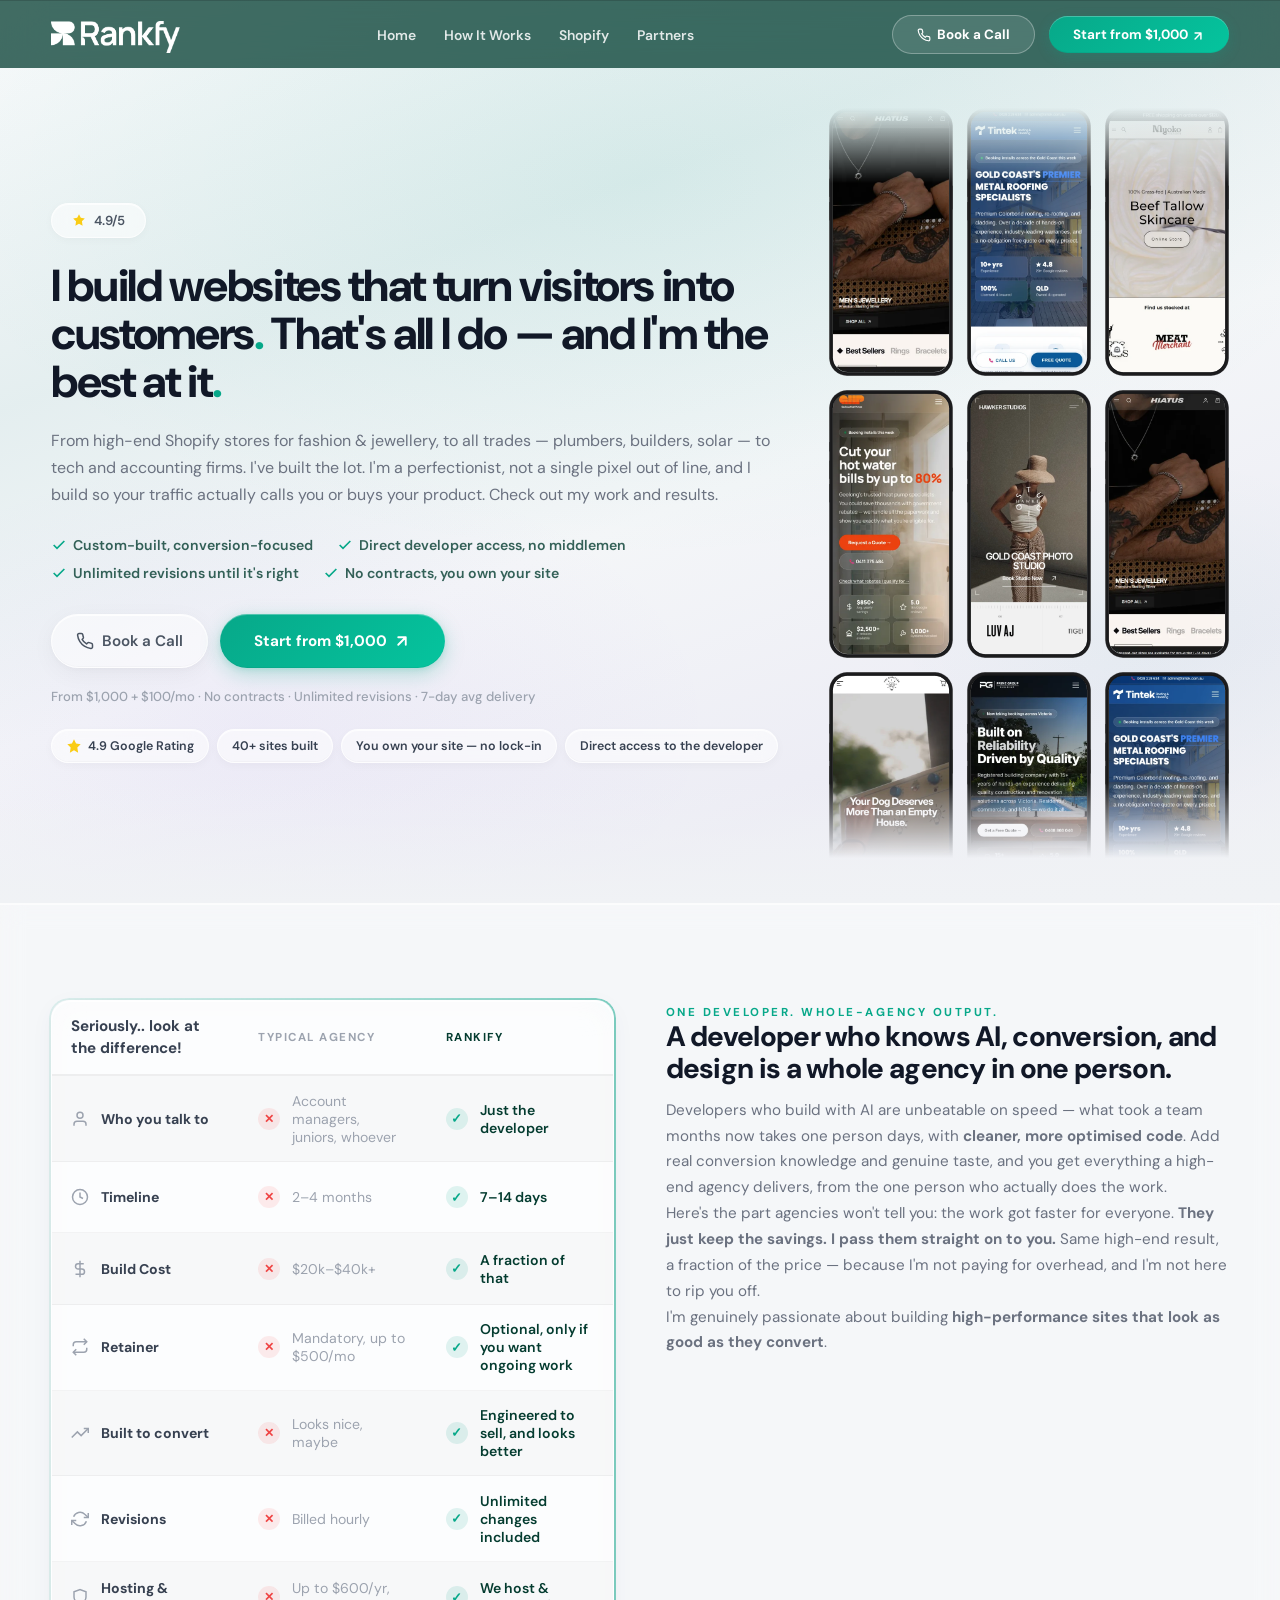
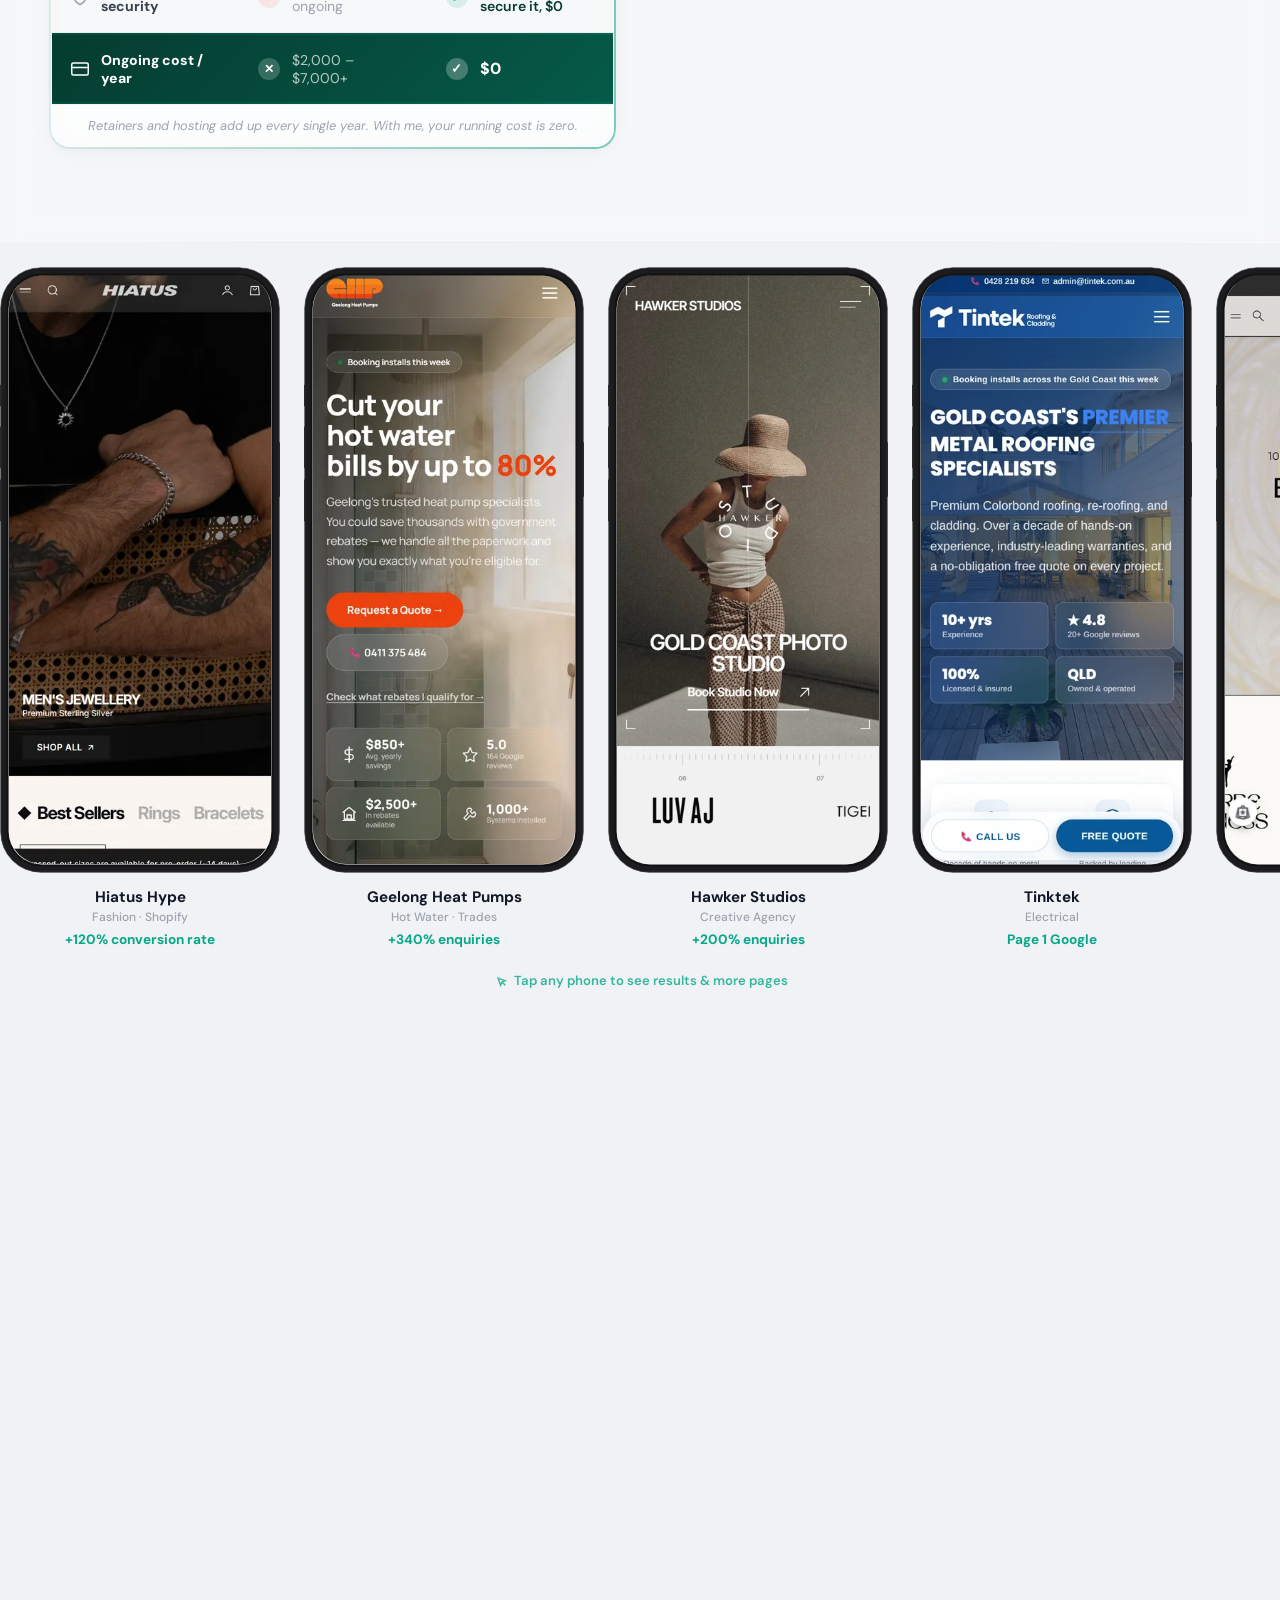
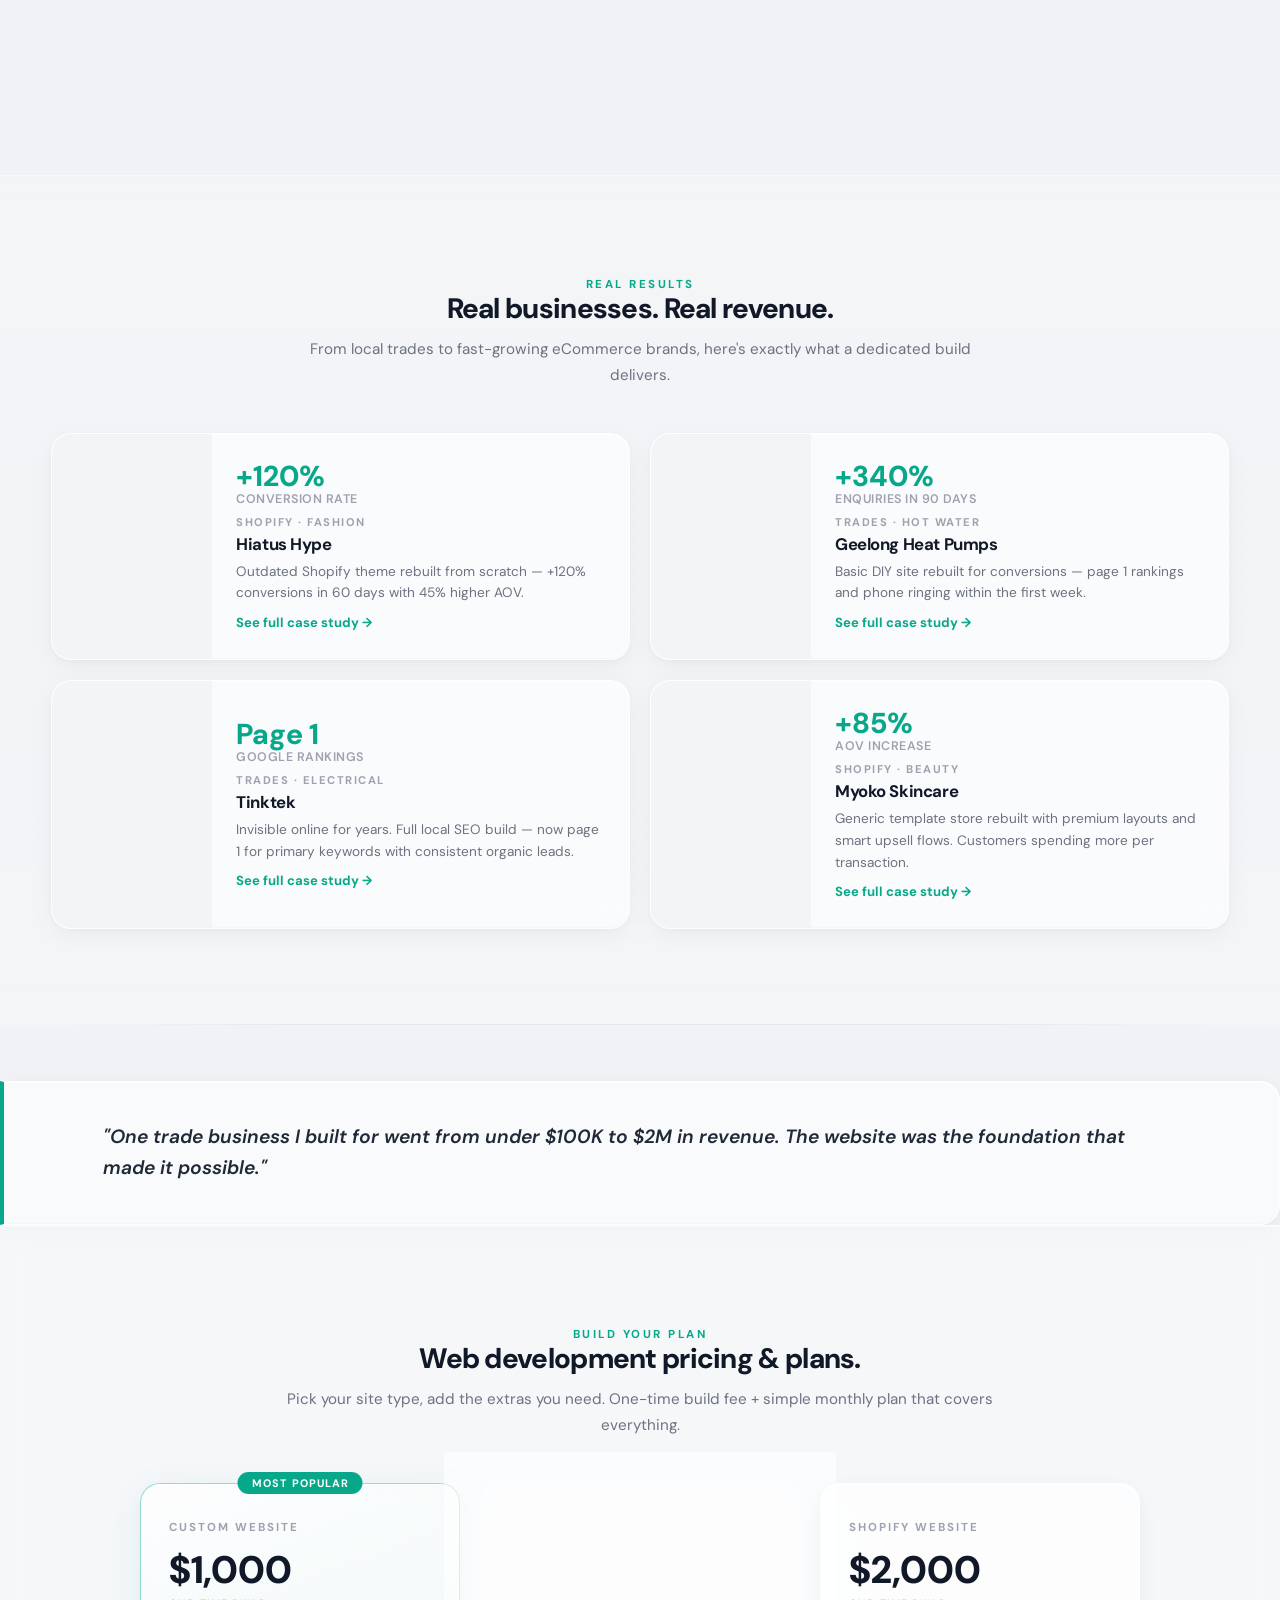
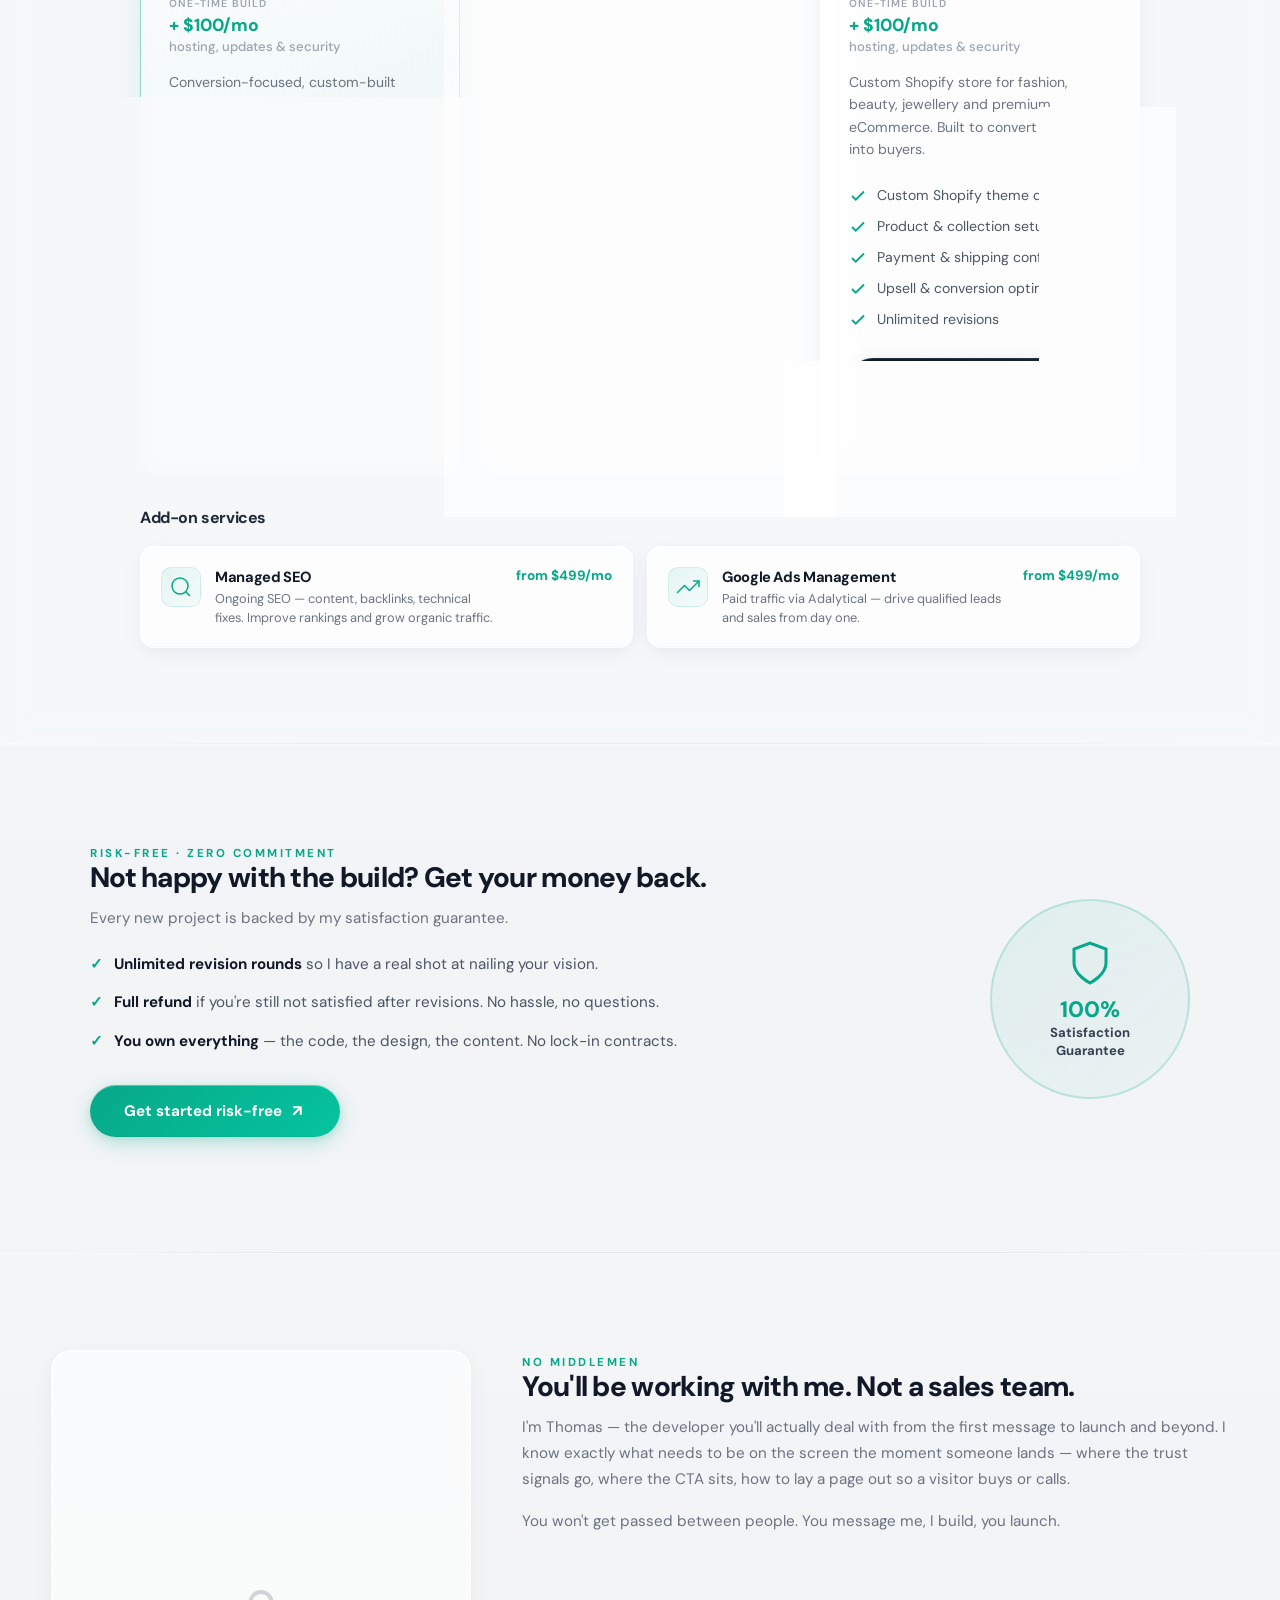
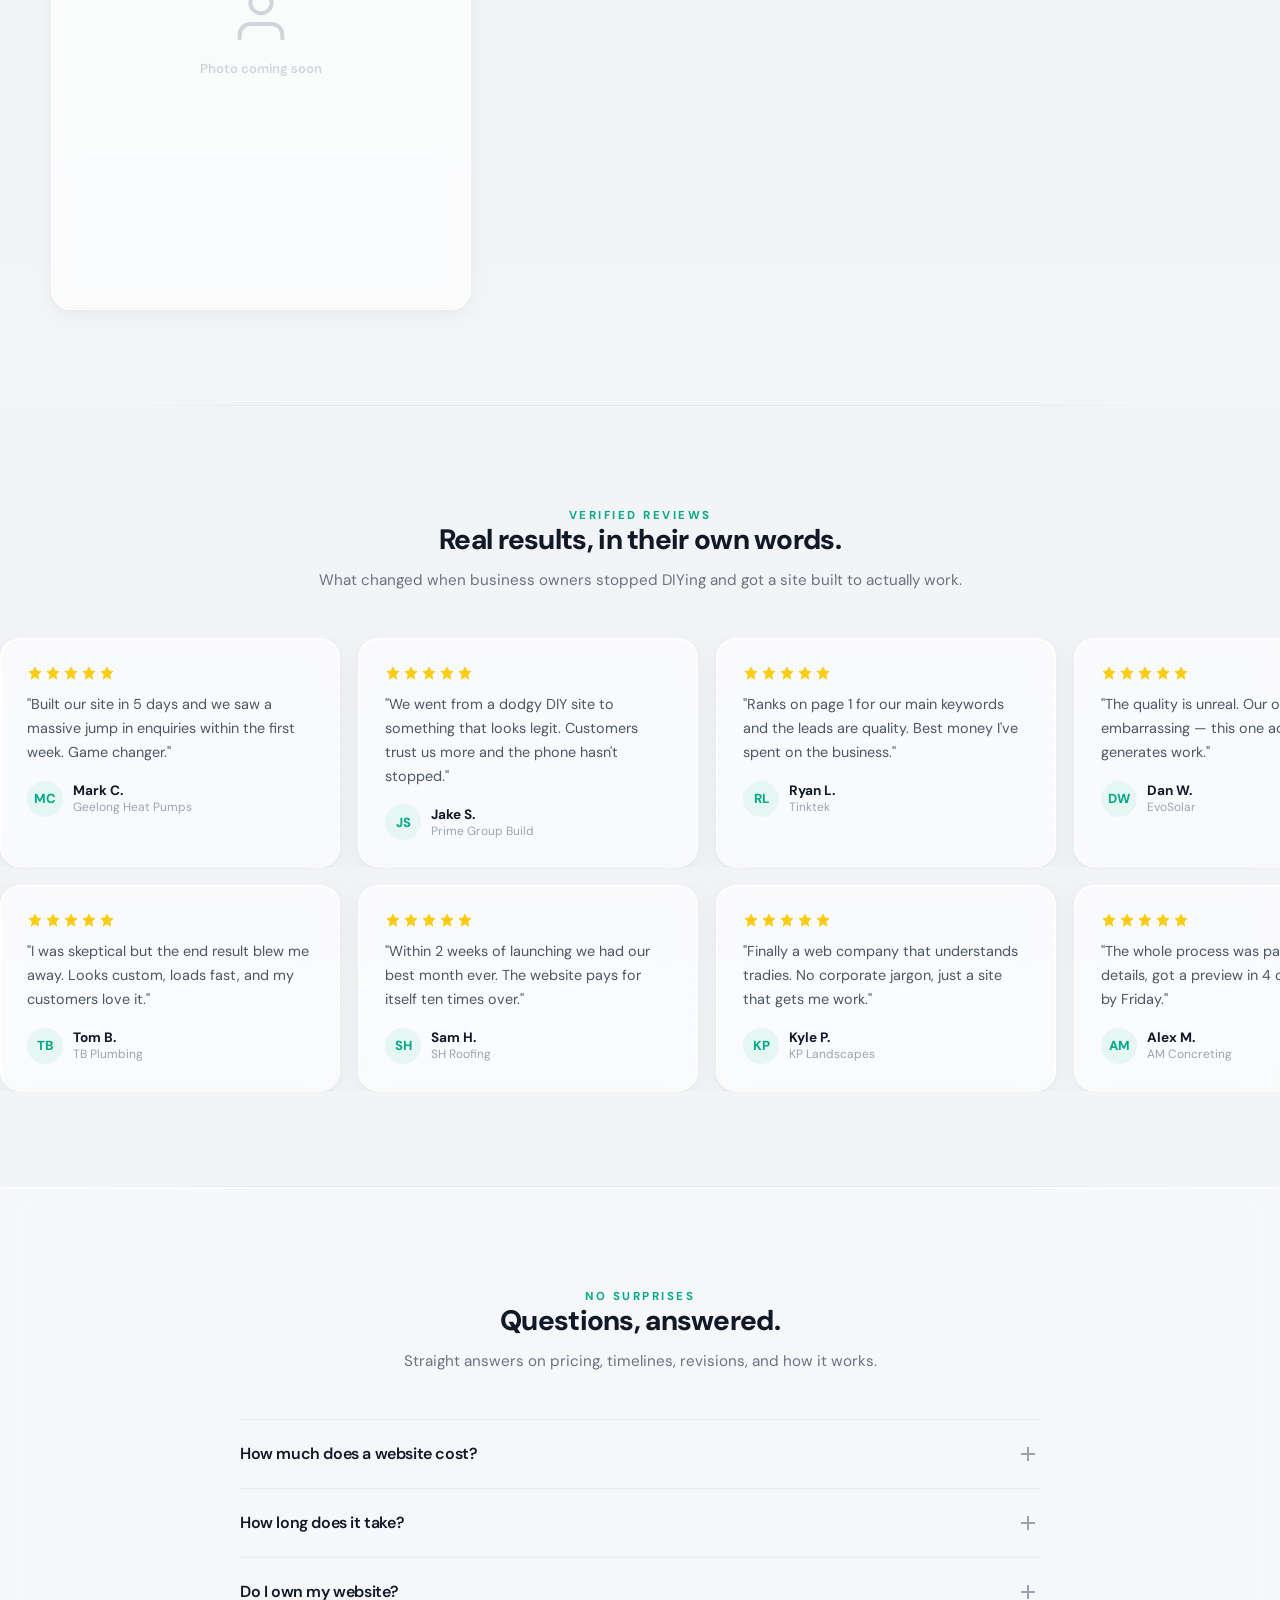
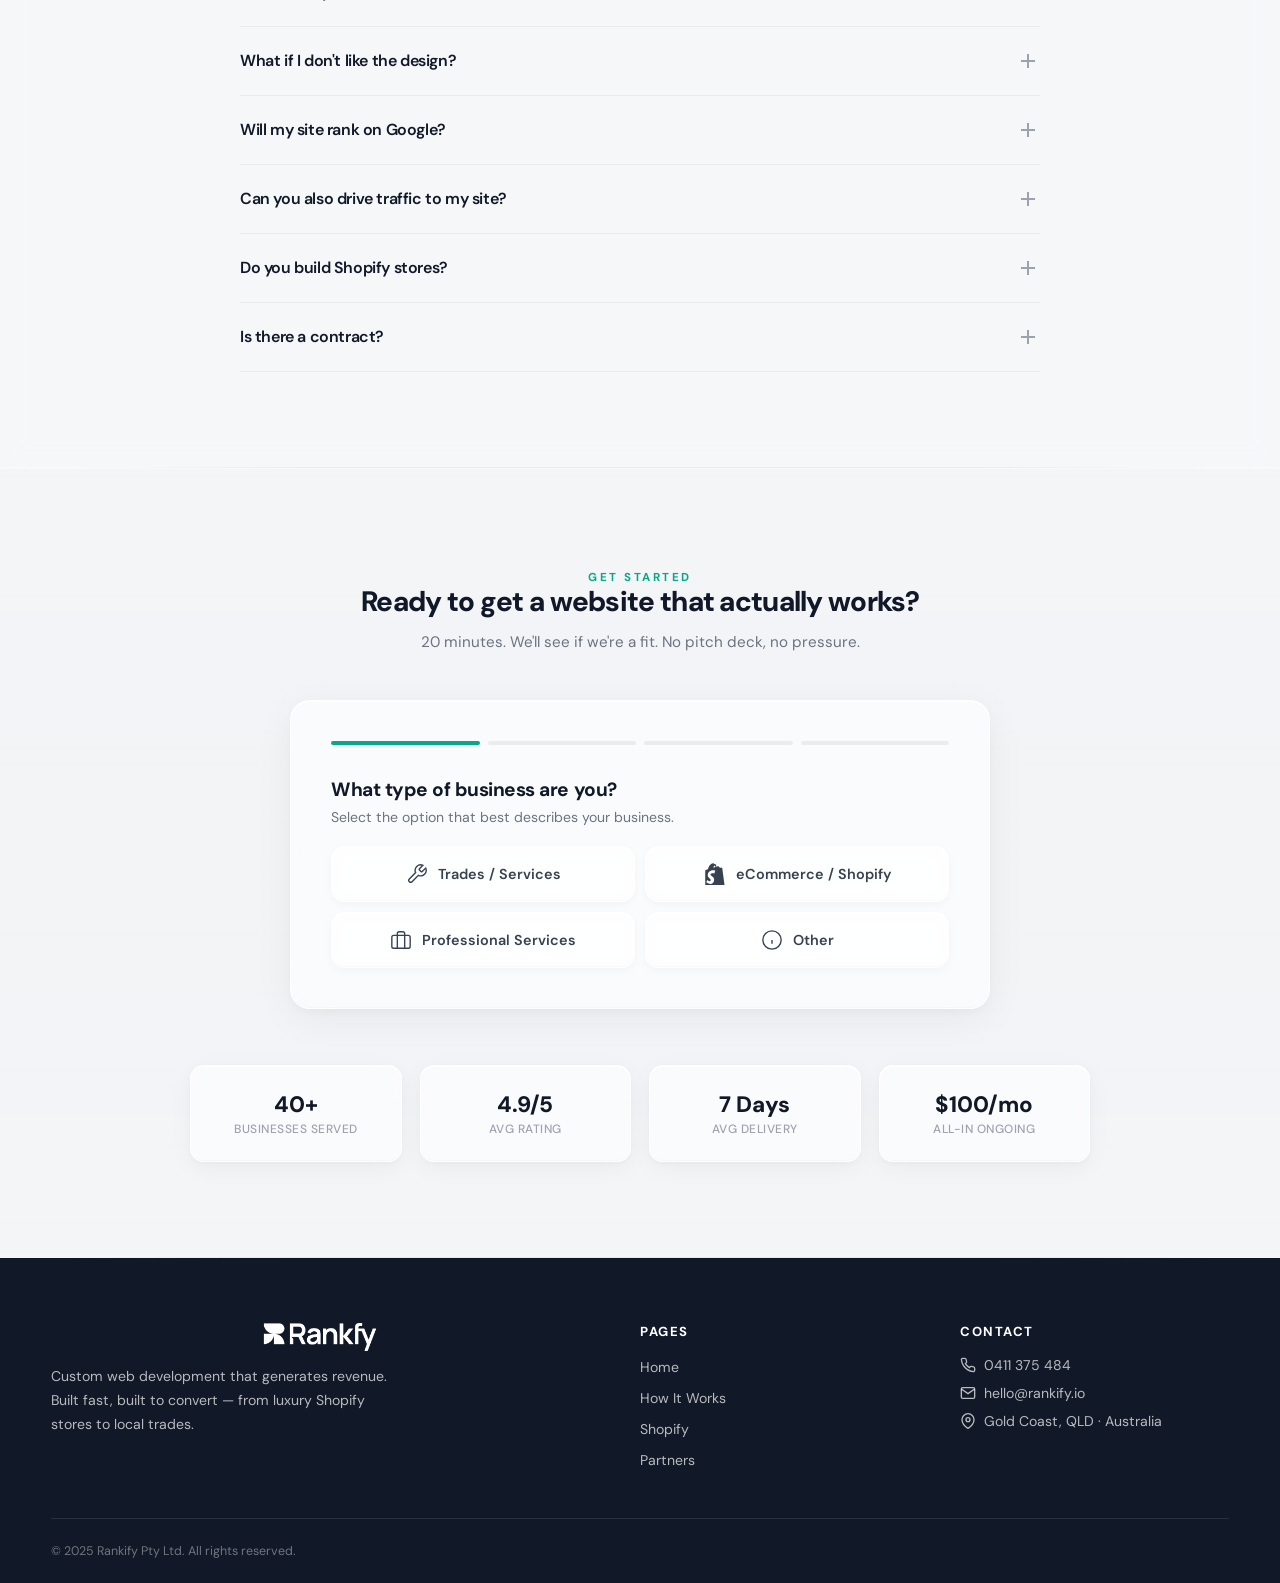
<file: index.html>
<!DOCTYPE html>
<html lang="en">
<head>
<meta charset="UTF-8">
<meta name="viewport" content="width=device-width,initial-scale=1">
<title>Rankify — Custom Web Development from $1,000</title>
<meta name="description" content="Custom websites built to generate revenue. From luxury Shopify stores to local trades — conversion-focused, built by the developer directly. From $1,000 + $100/mo, Gold Coast Australia.">
<link rel="preconnect" href="https://fonts.googleapis.com">
<link rel="preconnect" href="https://fonts.gstatic.com" crossorigin>
<link href="https://fonts.googleapis.com/css2?family=DM+Sans:wght@400;500;600;700;800&display=swap" rel="stylesheet">
<link rel="stylesheet" href="assets/site.css">
<link rel="icon" type="image/svg+xml" href="images/rankify-logo.svg">
</head>
<body>

<!-- NAV -->
<nav class="nav" id="nav">
  <div class="nav-in">
    <a href="index.html" class="logo"><img src="images/rankify-logo.svg" alt="Rankify"></a>
    <ul class="nav-l">
      <li><a href="index.html">Home</a></li>
      <li><a href="#how-it-works">How It Works</a></li>
      <li><a href="shopify.html">Shopify</a></li>
      <li><a href="partners.html">Partners</a></li>
    </ul>
    <div class="nav-r">
      <a href="#" class="nav-cta nav-cta--outline" onclick="event.preventDefault();openCalModal()"><svg width="14" height="14" viewBox="0 0 24 24" fill="none" stroke="currentColor" stroke-width="2" stroke-linecap="round" stroke-linejoin="round"><path d="M22 16.92v3a2 2 0 0 1-2.18 2 19.79 19.79 0 0 1-8.63-3.07 19.5 19.5 0 0 1-6-6 19.79 19.79 0 0 1-3.07-8.67A2 2 0 0 1 4.11 2h3a2 2 0 0 1 2 1.72 12.84 12.84 0 0 0 .7 2.81 2 2 0 0 1-.45 2.11L8.09 9.91a16 16 0 0 0 6 6l1.27-1.27a2 2 0 0 1 2.11-.45 12.84 12.84 0 0 0 2.81.7A2 2 0 0 1 22 16.92z"/></svg> Book a Call</a>
      <a href="#pricing" class="nav-cta">Start from $1,000 <svg width="14" height="14" viewBox="0 0 24 24" fill="none" stroke="currentColor" stroke-width="2.5" stroke-linecap="round" stroke-linejoin="round"><path d="M7 17L17 7M7 7h10v10"/></svg></a>
    </div>
    <button class="mob-tog" aria-label="Menu"><span></span><span></span><span></span></button>
  </div>
</nav>

<!-- MOBILE DRAWER -->
<div class="mdrawer">
  <button class="mdrawer-close" aria-label="Close">&times;</button>
  <ul class="mdrawer-list">
    <li><a href="index.html">Home</a></li>
    <li><a href="#how-it-works">How It Works</a></li>
    <li><a href="#pricing">Pricing</a></li>
    <li><a href="shopify.html">Shopify</a></li>
    <li><a href="partners.html">Partners</a></li>
  </ul>
  <div class="mdrawer-cta">
    <a href="tel:0411375484" class="mc-call">Call 0411 375 484</a>
    <a href="#quote-form" class="mc-quote">Start from $1,000</a>
  </div>
</div>

<!-- ===== SECTION 1 — HERO (split layout) ===== -->
<section class="hero">
  <div class="ctr">
    <div class="hero-split">
      <!-- LEFT — copy -->
      <div class="hero-copy">
        <div class="hero-proof-pill fade">
          <svg viewBox="0 0 24 24" fill="currentColor" width="14" height="14" style="color:#facc15"><path d="M12 2l3.09 6.26L22 9.27l-5 4.87L18.18 22 12 18.56 5.82 22 7 14.14l-5-4.87 6.91-1.01z"/></svg>
          <span>4.9/5</span>
        </div>
        <h1 class="hero-title">I build websites that turn visitors into customers<span class="dot">.</span> That's all I do — and I'm the best at it<span class="dot">.</span></h1>
        <p class="hero-sub-main">From high-end Shopify stores for fashion & jewellery, to all trades — plumbers, builders, solar — to tech and accounting firms. I've built the lot. I'm a perfectionist, not a single pixel out of line, and I build so your traffic actually calls you or buys your product. <a href="#gallery">Check out my work and results.</a></p>
        <div class="hero-checks">
          <div class="hero-check"><svg viewBox="0 0 24 24" fill="none" stroke="currentColor" stroke-width="2.5" width="16" height="16"><polyline points="20 6 9 17 4 12"/></svg> Custom-built, conversion-focused</div>
          <div class="hero-check"><svg viewBox="0 0 24 24" fill="none" stroke="currentColor" stroke-width="2.5" width="16" height="16"><polyline points="20 6 9 17 4 12"/></svg> Direct developer access, no middlemen</div>
          <div class="hero-check"><svg viewBox="0 0 24 24" fill="none" stroke="currentColor" stroke-width="2.5" width="16" height="16"><polyline points="20 6 9 17 4 12"/></svg> Unlimited revisions until it's right</div>
          <div class="hero-check"><svg viewBox="0 0 24 24" fill="none" stroke="currentColor" stroke-width="2.5" width="16" height="16"><polyline points="20 6 9 17 4 12"/></svg> No contracts, you own your site</div>
        </div>
        <div class="hero-btns">
          <a href="#" class="btn-s" onclick="event.preventDefault();openCalModal()"><svg width="18" height="18" viewBox="0 0 24 24" fill="none" stroke="currentColor" stroke-width="2" stroke-linecap="round" stroke-linejoin="round"><path d="M22 16.92v3a2 2 0 0 1-2.18 2 19.79 19.79 0 0 1-8.63-3.07 19.5 19.5 0 0 1-6-6 19.79 19.79 0 0 1-3.07-8.67A2 2 0 0 1 4.11 2h3a2 2 0 0 1 2 1.72 12.84 12.84 0 0 0 .7 2.81 2 2 0 0 1-.45 2.11L8.09 9.91a16 16 0 0 0 6 6l1.27-1.27a2 2 0 0 1 2.11-.45 12.84 12.84 0 0 0 2.81.7A2 2 0 0 1 22 16.92z"/></svg> Book a Call</a>
          <a href="#pricing" class="btn-p">Start from $1,000 <svg width="18" height="18" viewBox="0 0 24 24" fill="none" stroke="currentColor" stroke-width="2.5" stroke-linecap="round" stroke-linejoin="round"><path d="M7 17L17 7M7 7h10v10"/></svg></a>
        </div>
        <p class="hero-trust-line">From $1,000 + $100/mo · No contracts · Unlimited revisions · 7-day avg delivery</p>
        <div class="trust-badges hero-trust-badges">
          <div class="trust-badge"><svg viewBox="0 0 24 24" fill="currentColor" width="18" height="18" style="color:#facc15"><path d="M12 2l3.09 6.26L22 9.27l-5 4.87L18.18 22 12 18.56 5.82 22 7 14.14l-5-4.87 6.91-1.01z"/></svg> 4.9 Google Rating</div>
          <div class="trust-badge">40+ sites built</div>
          <div class="trust-badge">You own your site — no lock-in</div>
          <div class="trust-badge">Direct access to the developer</div>
        </div>
      </div>
      <!-- RIGHT — 3 vertical scrolling columns -->
      <div class="hero-cols">
        <!-- Col 1 — scrolls UP -->
        <div class="hero-col hero-col-up">
          <div class="hero-col-track">
            <div class="hero-col-phone"><div class="gt-frame gt-mobile"><div class="gt-viewport"><div class="gt-scroll-img" style="background:url('images/hiatus-mobile.webp') top center/cover"></div></div><div class="gt-home-bar"></div></div></div>
            <div class="hero-col-phone"><div class="gt-frame gt-mobile"><div class="gt-viewport"><div class="gt-scroll-img" style="background:url('images/geelong-hp-mobile.webp') top center/cover"></div></div><div class="gt-home-bar"></div></div></div>
            <div class="hero-col-phone"><div class="gt-frame gt-mobile"><div class="gt-viewport"><div class="gt-scroll-img" style="background:url('images/enricher-mobile.webp') top center/cover"></div></div><div class="gt-home-bar"></div></div></div>
            <!-- dupes for infinite -->
            <div class="hero-col-phone"><div class="gt-frame gt-mobile"><div class="gt-viewport"><div class="gt-scroll-img" style="background:url('images/hiatus-mobile.webp') top center/cover"></div></div><div class="gt-home-bar"></div></div></div>
            <div class="hero-col-phone"><div class="gt-frame gt-mobile"><div class="gt-viewport"><div class="gt-scroll-img" style="background:url('images/geelong-hp-mobile.webp') top center/cover"></div></div><div class="gt-home-bar"></div></div></div>
            <div class="hero-col-phone"><div class="gt-frame gt-mobile"><div class="gt-viewport"><div class="gt-scroll-img" style="background:url('images/enricher-mobile.webp') top center/cover"></div></div><div class="gt-home-bar"></div></div></div>
          </div>
        </div>
        <!-- Col 2 — scrolls DOWN -->
        <div class="hero-col hero-col-down">
          <div class="hero-col-track">
            <div class="hero-col-phone"><div class="gt-frame gt-mobile"><div class="gt-viewport"><div class="gt-scroll-img" style="background:url('images/tinktek-mobile.webp') top center/cover"></div></div><div class="gt-home-bar"></div></div></div>
            <div class="hero-col-phone"><div class="gt-frame gt-mobile"><div class="gt-viewport"><div class="gt-scroll-img" style="background:url('images/hawker-mobile.webp') top center/cover"></div></div><div class="gt-home-bar"></div></div></div>
            <div class="hero-col-phone"><div class="gt-frame gt-mobile"><div class="gt-viewport"><div class="gt-scroll-img" style="background:url('images/primegroup-mobile.webp') top center/cover"></div></div><div class="gt-home-bar"></div></div></div>
            <!-- dupes -->
            <div class="hero-col-phone"><div class="gt-frame gt-mobile"><div class="gt-viewport"><div class="gt-scroll-img" style="background:url('images/tinktek-mobile.webp') top center/cover"></div></div><div class="gt-home-bar"></div></div></div>
            <div class="hero-col-phone"><div class="gt-frame gt-mobile"><div class="gt-viewport"><div class="gt-scroll-img" style="background:url('images/hawker-mobile.webp') top center/cover"></div></div><div class="gt-home-bar"></div></div></div>
            <div class="hero-col-phone"><div class="gt-frame gt-mobile"><div class="gt-viewport"><div class="gt-scroll-img" style="background:url('images/primegroup-mobile.webp') top center/cover"></div></div><div class="gt-home-bar"></div></div></div>
          </div>
        </div>
        <!-- Col 3 — scrolls UP -->
        <div class="hero-col hero-col-up">
          <div class="hero-col-track">
            <div class="hero-col-phone"><div class="gt-frame gt-mobile"><div class="gt-viewport"><div class="gt-scroll-img" style="background:url('images/myoko-mobile.webp') top center/cover"></div></div><div class="gt-home-bar"></div></div></div>
            <div class="hero-col-phone"><div class="gt-frame gt-mobile"><div class="gt-viewport"><div class="gt-scroll-img" style="background:url('images/hiatus-mobile.webp') top center/cover"></div></div><div class="gt-home-bar"></div></div></div>
            <div class="hero-col-phone"><div class="gt-frame gt-mobile"><div class="gt-viewport"><div class="gt-scroll-img" style="background:url('images/tinktek-mobile.webp') top center/cover"></div></div><div class="gt-home-bar"></div></div></div>
            <!-- dupes -->
            <div class="hero-col-phone"><div class="gt-frame gt-mobile"><div class="gt-viewport"><div class="gt-scroll-img" style="background:url('images/myoko-mobile.webp') top center/cover"></div></div><div class="gt-home-bar"></div></div></div>
            <div class="hero-col-phone"><div class="gt-frame gt-mobile"><div class="gt-viewport"><div class="gt-scroll-img" style="background:url('images/hiatus-mobile.webp') top center/cover"></div></div><div class="gt-home-bar"></div></div></div>
            <div class="hero-col-phone"><div class="gt-frame gt-mobile"><div class="gt-viewport"><div class="gt-scroll-img" style="background:url('images/tinktek-mobile.webp') top center/cover"></div></div><div class="gt-home-bar"></div></div></div>
          </div>
        </div>
      </div>
    </div>
  </div>
</section>

<!-- ===== SECTION 2 — ONE DEVELOPER + COST COMPARISON (side by side) ===== -->
<section class="sec sec-grey fade" id="reframe">
  <div class="ctr">
    <div class="reframe-grid">
      <div class="cmp-wrap fade">
        <div class="cmp-table-wrap">
        <div class="cmp-table">
          <div class="cmp-header">
            <div class="cmp-label cmp-title">Seriously.. look at the difference!</div>
            <div class="cmp-col-h cmp-agency">Typical Agency</div>
            <div class="cmp-col-h cmp-rankify">Rankify</div>
          </div>
          <div class="cmp-row">
            <div class="cmp-label"><svg class="cmp-icon" width="18" height="18" viewBox="0 0 24 24" fill="none" stroke="currentColor" stroke-width="2"><path d="M20 21v-2a4 4 0 0 0-4-4H8a4 4 0 0 0-4 4v2"/><circle cx="12" cy="7" r="4"/></svg> Who you talk to</div>
            <div class="cmp-col cmp-agency"><span class="cmp-x">&#10005;</span> Account managers, juniors, whoever</div>
            <div class="cmp-col cmp-rankify"><span class="cmp-check">&#10003;</span> Just the developer</div>
          </div>
          <div class="cmp-row">
            <div class="cmp-label"><svg class="cmp-icon" width="18" height="18" viewBox="0 0 24 24" fill="none" stroke="currentColor" stroke-width="2"><circle cx="12" cy="12" r="10"/><polyline points="12 6 12 12 16 14"/></svg> Timeline</div>
            <div class="cmp-col cmp-agency"><span class="cmp-x">&#10005;</span> 2–4 months</div>
            <div class="cmp-col cmp-rankify"><span class="cmp-check">&#10003;</span> 7–14 days</div>
          </div>
          <div class="cmp-row">
            <div class="cmp-label"><svg class="cmp-icon" width="18" height="18" viewBox="0 0 24 24" fill="none" stroke="currentColor" stroke-width="2"><line x1="12" y1="1" x2="12" y2="23"/><path d="M17 5H9.5a3.5 3.5 0 0 0 0 7h5a3.5 3.5 0 0 1 0 7H6"/></svg> Build Cost</div>
            <div class="cmp-col cmp-agency"><span class="cmp-x">&#10005;</span> $20k–$40k+</div>
            <div class="cmp-col cmp-rankify"><span class="cmp-check">&#10003;</span> A fraction of that</div>
          </div>
          <div class="cmp-row">
            <div class="cmp-label"><svg class="cmp-icon" width="18" height="18" viewBox="0 0 24 24" fill="none" stroke="currentColor" stroke-width="2"><path d="M17 1l4 4-4 4"/><path d="M3 11V9a4 4 0 0 1 4-4h14"/><path d="M7 23l-4-4 4-4"/><path d="M21 13v2a4 4 0 0 1-4 4H3"/></svg> Retainer</div>
            <div class="cmp-col cmp-agency"><span class="cmp-x">&#10005;</span> Mandatory, up to $500/mo</div>
            <div class="cmp-col cmp-rankify"><span class="cmp-check">&#10003;</span> Optional, only if you want ongoing work</div>
          </div>
          <div class="cmp-row">
            <div class="cmp-label"><svg class="cmp-icon" width="18" height="18" viewBox="0 0 24 24" fill="none" stroke="currentColor" stroke-width="2"><polyline points="23 6 13.5 15.5 8.5 10.5 1 18"/><polyline points="17 6 23 6 23 12"/></svg> Built to convert</div>
            <div class="cmp-col cmp-agency"><span class="cmp-x">&#10005;</span> Looks nice, maybe</div>
            <div class="cmp-col cmp-rankify"><span class="cmp-check">&#10003;</span> Engineered to sell, and looks better</div>
          </div>
          <div class="cmp-row">
            <div class="cmp-label"><svg class="cmp-icon" width="18" height="18" viewBox="0 0 24 24" fill="none" stroke="currentColor" stroke-width="2"><polyline points="23 4 23 10 17 10"/><polyline points="1 20 1 14 7 14"/><path d="M3.51 9a9 9 0 0 1 14.85-3.36L23 10M1 14l4.64 4.36A9 9 0 0 0 20.49 15"/></svg> Revisions</div>
            <div class="cmp-col cmp-agency"><span class="cmp-x">&#10005;</span> Billed hourly</div>
            <div class="cmp-col cmp-rankify"><span class="cmp-check">&#10003;</span> Unlimited changes included</div>
          </div>
          <div class="cmp-row">
            <div class="cmp-label"><svg class="cmp-icon" width="18" height="18" viewBox="0 0 24 24" fill="none" stroke="currentColor" stroke-width="2"><path d="M12 22s8-4 8-10V5l-8-3-8 3v7c0 6 8 10 8 10z"/></svg> Hosting &amp; security</div>
            <div class="cmp-col cmp-agency"><span class="cmp-x">&#10005;</span> Up to $600/yr, ongoing</div>
            <div class="cmp-col cmp-rankify"><span class="cmp-check">&#10003;</span> We host &amp; secure it, $0</div>
          </div>
          <div class="cmp-row cmp-row--highlight">
            <div class="cmp-shine-top"></div>
            <div class="cmp-shine-bottom"></div>
            <div class="cmp-label"><svg class="cmp-icon" width="18" height="18" viewBox="0 0 24 24" fill="none" stroke="currentColor" stroke-width="2"><rect x="1" y="4" width="22" height="16" rx="2"/><line x1="1" y1="10" x2="23" y2="10"/></svg> Ongoing cost / year</div>
            <div class="cmp-col cmp-agency"><span class="cmp-x">&#10005;</span> $2,000 – $7,000+</div>
            <div class="cmp-col cmp-rankify"><span class="cmp-check">&#10003;</span> $0</div>
          </div>
          <div class="cmp-sub-label">Retainers and hosting add up every single year. With me, your running cost is zero.</div>
        </div>
        </div>
      </div>
      <div class="reframe-copy">
        <span class="sec-tag">One developer. Whole-agency output.</span>
        <h2 class="sec-t">A developer who knows AI, conversion, and design is a whole agency in one person<span class="dot">.</span></h2>
        <p class="sec-sub">Developers who build with AI are unbeatable on speed — what took a team months now takes one person days, with <strong>cleaner, more optimised code</strong>. Add real conversion knowledge and genuine taste, and you get everything a high-end agency delivers, from the one person who actually does the work.</p>
        <p class="sec-sub">Here's the part agencies won't tell you: the work got faster for everyone. <strong>They just keep the savings. I pass them straight on to you.</strong> Same high-end result, a fraction of the price — because I'm not paying for overhead, and I'm not here to rip you off.</p>
        <p class="sec-sub">I'm genuinely passionate about building <strong>high-performance sites that look as good as they convert</strong>.</p>
      </div>
    </div>
  </div>
</section>

<!-- PHONE GALLERY — scrolling carousel -->
<div class="hero-gallery" id="gallery">
  <div class="gallery-grid" id="galleryGrid">
    <div class="gallery-track">
    <div class="gallery-tile fade" data-industry="ecommerce" data-site="0">
      <div class="gt-frame gt-mobile">
        <div class="gt-notch"></div>
        <div class="gt-viewport">
          <div class="gt-scroll-img" style="background:url('images/hiatus-mobile.webp') top center/cover"></div>
        </div>
        <div class="gt-home-bar"></div>
      </div>
      <div class="gt-info">
        <div class="gt-name">Hiatus Hype</div>
        <div class="gt-industry">Fashion · Shopify</div>
        <div class="gt-metric">+120% conversion rate</div>
      </div>
    </div>

    <div class="gallery-tile fade" data-industry="trades" data-site="1">
      <div class="gt-frame gt-mobile">
        <div class="gt-notch"></div>
        <div class="gt-viewport">
          <div class="gt-scroll-img" style="background:url('images/geelong-hp-mobile.webp') top center/cover"></div>
        </div>
        <div class="gt-home-bar"></div>
      </div>
      <div class="gt-info">
        <div class="gt-name">Geelong Heat Pumps</div>
        <div class="gt-industry">Hot Water · Trades</div>
        <div class="gt-metric">+340% enquiries</div>
      </div>
    </div>

    <div class="gallery-tile fade" data-industry="professional" data-site="2">
      <div class="gt-frame gt-mobile">
        <div class="gt-notch"></div>
        <div class="gt-viewport">
          <div class="gt-scroll-img" style="background:url('images/hawker-mobile.webp') top center/cover"></div>
        </div>
        <div class="gt-home-bar"></div>
      </div>
      <div class="gt-info">
        <div class="gt-name">Hawker Studios</div>
        <div class="gt-industry">Creative Agency</div>
        <div class="gt-metric">+200% enquiries</div>
      </div>
    </div>

    <div class="gallery-tile fade" data-industry="trades" data-site="3">
      <div class="gt-frame gt-mobile">
        <div class="gt-notch"></div>
        <div class="gt-viewport">
          <div class="gt-scroll-img" style="background:url('images/tinktek-mobile.webp') top center/cover"></div>
        </div>
        <div class="gt-home-bar"></div>
      </div>
      <div class="gt-info">
        <div class="gt-name">Tinktek</div>
        <div class="gt-industry">Electrical</div>
        <div class="gt-metric">Page 1 Google</div>
      </div>
    </div>

    <div class="gallery-tile fade" data-industry="ecommerce" data-site="4">
      <div class="gt-frame gt-mobile">
        <div class="gt-notch"></div>
        <div class="gt-viewport">
          <div class="gt-scroll-img" style="background:url('images/myoko-mobile.webp') top center/cover"></div>
        </div>
        <div class="gt-home-bar"></div>
      </div>
      <div class="gt-info">
        <div class="gt-name">Myoko Skincare</div>
        <div class="gt-industry">Beauty · Shopify</div>
        <div class="gt-metric">+85% AOV increase</div>
      </div>
    </div>

    <div class="gallery-tile fade" data-industry="ecommerce" data-site="5">
      <div class="gt-frame gt-mobile">
        <div class="gt-notch"></div>
        <div class="gt-viewport">
          <div class="gt-scroll-img" style="background:url('images/enricher-mobile.webp') top center/cover"></div>
        </div>
        <div class="gt-home-bar"></div>
      </div>
      <div class="gt-info">
        <div class="gt-name">The Enricher</div>
        <div class="gt-industry">Wellness · Shopify</div>
        <div class="gt-metric">+160% organic traffic</div>
      </div>
    </div>

    <div class="gallery-tile fade" data-industry="trades" data-site="6">
      <div class="gt-frame gt-mobile">
        <div class="gt-notch"></div>
        <div class="gt-viewport">
          <div class="gt-scroll-img" style="background:url('images/primegroup-mobile.webp') top center/cover"></div>
        </div>
        <div class="gt-home-bar"></div>
      </div>
      <div class="gt-info">
        <div class="gt-name">Prime Group Build</div>
        <div class="gt-industry">Construction</div>
        <div class="gt-metric">+280% traffic</div>
      </div>
    </div>
    </div>
  </div>
  <p class="gallery-hint"><svg width="16" height="16" viewBox="0 0 24 24" fill="none" stroke="currentColor" stroke-width="2"><path d="M15 15l-2 5L9 9l11 4-5 2zm0 0l5 5"/></svg> Tap any phone to see results &amp; more pages</p>
</div>

<!-- ===== SECTION 3 — HOW IT WORKS (visual cards like Feedbird) ===== -->
<section class="sec sec-grey fade" id="how-it-works">
  <div class="ctr">
    <div class="sec-c">
      <span class="sec-tag">How it works</span>
      <h2 class="sec-t">Your site, live in about a week<span class="dot">.</span></h2>
      <p class="sec-sub">A clear process from brief to launch. No meetings that drag on, no waiting around.</p>
    </div>
    <div class="hiw-grid">
      <!-- Card 1 — Select your service -->
      <div class="hiw-card fade">
        <div class="hiw-num">1</div>
        <h4>Select your service</h4>
        <p>Choose the services and add-ons that fit your goals.</p>
        <div class="hiw-visual">
          <div class="hiw-service-list">
            <div class="hiw-svc hiw-svc--active"><svg viewBox="0 0 24 24" fill="none" stroke="currentColor" stroke-width="1.5" width="18" height="18"><polyline points="16 18 22 12 16 6"/><polyline points="8 6 2 12 8 18"/></svg> Custom Website <span class="hiw-svc-price">$1,000</span></div>
            <div class="hiw-svc"><svg viewBox="0 0 109.5 124.5" fill="currentColor" width="16" height="16"><path d="M95.6 28.2c-.1-.6-.6-1-1.1-1l-12.2-.9-8-8c-.8-.8-2.5-.6-3.1-.4 0 0-1.6.5-4.3 1.3-2.5-7.3-7-14-14.8-14h-.7C49.3 2.5 46.8 1 44.8 1c-18.3.3-27 22.8-29.8 34.4-7.1 2.2-12.2 3.8-12.8 4C.6 40 .5 40.1 0 41.7-1.1 55.4 0 124.5 0 124.5l74.4 13.5L109.5 131S95.7 28.8 95.6 28.2z"/></svg> Shopify Website <span class="hiw-svc-price">$2,000</span></div>
            <div class="hiw-svc"><svg viewBox="0 0 24 24" fill="none" stroke="currentColor" stroke-width="1.5" width="18" height="18"><circle cx="11" cy="11" r="8"/><path d="m21 21-4.35-4.35"/></svg> Add SEO <span class="hiw-svc-price">$499/mo</span></div>
            <div class="hiw-svc"><svg viewBox="0 0 24 24" fill="none" stroke="currentColor" stroke-width="1.5" width="18" height="18"><polyline points="23 6 13.5 15.5 8.5 10.5 1 18"/><polyline points="17 6 23 6 23 12"/></svg> Add Google Ads <span class="hiw-svc-price">$499/mo</span></div>
          </div>
        </div>
      </div>
      <!-- Card 2 — Submit your brief -->
      <div class="hiw-card fade">
        <div class="hiw-num">2</div>
        <h4>Submit your brief</h4>
        <p>A quick onboarding checklist so I have everything I need.</p>
        <div class="hiw-visual">
          <div class="hiw-checklist">
            <div class="hiw-check-header">Onboarding checklist <span>2 / 4</span></div>
            <div class="hiw-check-item hiw-check-done"><svg viewBox="0 0 24 24" fill="none" stroke="currentColor" stroke-width="2.5" width="14" height="14"><polyline points="20 6 9 17 4 12"/></svg> Business details</div>
            <div class="hiw-check-item hiw-check-done"><svg viewBox="0 0 24 24" fill="none" stroke="currentColor" stroke-width="2.5" width="14" height="14"><polyline points="20 6 9 17 4 12"/></svg> Brand assets &amp; copy</div>
            <div class="hiw-check-item"><span class="hiw-check-circle"></span> Share photos &amp; media</div>
            <div class="hiw-check-item"><span class="hiw-check-circle"></span> Approve design direction</div>
          </div>
        </div>
      </div>
      <!-- Card 3 — We build & you approve -->
      <div class="hiw-card fade">
        <div class="hiw-num">3</div>
        <h4>We build &amp; you approve</h4>
        <p>Review everything live. Approve, request changes — unlimited revisions until it's right.</p>
        <div class="hiw-visual">
          <div class="hiw-review-list">
            <div class="hiw-review-row"><span class="hiw-rev-status hiw-rev-approved">Approved</span><div class="hiw-rev-thumb" style="background:url('images/hiatus-mobile.webp') top center/cover"></div></div>
            <div class="hiw-review-row"><span class="hiw-rev-status hiw-rev-revision">Revision</span><div class="hiw-rev-thumb" style="background:url('images/tinktek-mobile.webp') top center/cover"></div></div>
            <div class="hiw-review-row"><span class="hiw-rev-status hiw-rev-live">Go Live</span><div class="hiw-rev-thumb" style="background:url('images/hawker-mobile.webp') top center/cover"></div></div>
          </div>
        </div>
      </div>
    </div>
  </div>
</section>

<!-- ===== SECTION 3 — PORTFOLIO / CASE STUDIES ===== -->
<section class="sec fade" id="portfolio">
  <div class="ctr">
    <div class="sec-c">
      <span class="sec-tag">Real results</span>
      <h2 class="sec-t">Real businesses<span class="dot">.</span> Real revenue<span class="dot">.</span></h2>
      <p class="sec-sub">From local trades to fast-growing eCommerce brands, here's exactly what a dedicated build delivers.</p>
    </div>
    <div class="cs-cards fade">
      <div class="cs-card" data-idx="0">
        <div class="cs-card-img"><div class="gt-frame gt-mobile"><div class="gt-viewport"><div class="gt-scroll-img" style="background:url('images/hiatus-mobile.webp') top center/cover"></div></div><div class="gt-home-bar"></div></div></div>
        <div class="cs-card-body">
          <div class="cs-card-metric">+120%</div>
          <div class="cs-card-metric-label">conversion rate</div>
          <div class="cs-card-tag">Shopify · Fashion</div>
          <h4>Hiatus Hype</h4>
          <p>Outdated Shopify theme rebuilt from scratch — +120% conversions in 60 days with 45% higher AOV.</p>
          <span class="cs-card-link">See full case study &rarr;</span>
        </div>
      </div>
      <div class="cs-card" data-idx="1">
        <div class="cs-card-img"><div class="gt-frame gt-mobile"><div class="gt-viewport"><div class="gt-scroll-img" style="background:url('images/geelong-hp-mobile.webp') top center/cover"></div></div><div class="gt-home-bar"></div></div></div>
        <div class="cs-card-body">
          <div class="cs-card-metric">+340%</div>
          <div class="cs-card-metric-label">enquiries in 90 days</div>
          <div class="cs-card-tag">Trades · Hot Water</div>
          <h4>Geelong Heat Pumps</h4>
          <p>Basic DIY site rebuilt for conversions — page 1 rankings and phone ringing within the first week.</p>
          <span class="cs-card-link">See full case study &rarr;</span>
        </div>
      </div>
      <div class="cs-card" data-idx="3">
        <div class="cs-card-img"><div class="gt-frame gt-mobile"><div class="gt-viewport"><div class="gt-scroll-img" style="background:url('images/tinktek-mobile.webp') top center/cover"></div></div><div class="gt-home-bar"></div></div></div>
        <div class="cs-card-body">
          <div class="cs-card-metric">Page 1</div>
          <div class="cs-card-metric-label">Google rankings</div>
          <div class="cs-card-tag">Trades · Electrical</div>
          <h4>Tinktek</h4>
          <p>Invisible online for years. Full local SEO build — now page 1 for primary keywords with consistent organic leads.</p>
          <span class="cs-card-link">See full case study &rarr;</span>
        </div>
      </div>
      <div class="cs-card" data-idx="4">
        <div class="cs-card-img"><div class="gt-frame gt-mobile"><div class="gt-viewport"><div class="gt-scroll-img" style="background:url('images/myoko-mobile.webp') top center/cover"></div></div><div class="gt-home-bar"></div></div></div>
        <div class="cs-card-body">
          <div class="cs-card-metric">+85%</div>
          <div class="cs-card-metric-label">AOV increase</div>
          <div class="cs-card-tag">Shopify · Beauty</div>
          <h4>Myoko Skincare</h4>
          <p>Generic template store rebuilt with premium layouts and smart upsell flows. Customers spending more per transaction.</p>
          <span class="cs-card-link">See full case study &rarr;</span>
        </div>
      </div>
    </div>
  </div>
</section>

<!-- Pull-quote band -->
<div class="pullquote fade">
  <div class="ctr">
    <blockquote>"One trade business I built for went from under $100K to $2M in revenue. The website was the foundation that made it possible."</blockquote>
  </div>
</div>

<!-- ===== SECTION 4 — PRICING / BUILD YOUR PLAN ===== -->
<section class="sec sec-grey fade" id="pricing">
  <div class="ctr">
    <div class="sec-c">
      <span class="sec-tag">Build your plan</span>
      <h2 class="sec-t">Web development pricing &amp; plans<span class="dot">.</span></h2>
      <p class="sec-sub">Pick your site type, add the extras you need. One-time build fee + simple monthly plan that covers everything.</p>
    </div>
    <div class="pricing-builder fade">
      <!-- Pricing cards grid -->
      <div class="price-grid">
        <!-- Custom Website -->
        <div class="price-card pop">
          <div class="price-badge">MOST POPULAR</div>
          <div class="price-tier">Custom Website</div>
          <div class="price-val">$1,000 <span class="price-period">one-time build</span></div>
          <div class="price-ongoing">+ $100/mo <span>hosting, updates &amp; security</span></div>
          <p class="price-desc">Conversion-focused, custom-built website. Trades, services, professional — designed to turn visitors into customers.</p>
          <ul class="price-feats">
            <li><svg viewBox="0 0 24 24" fill="none" stroke="currentColor" stroke-width="2.5"><polyline points="20 6 9 17 4 12"/></svg> Custom design &amp; development</li>
            <li><svg viewBox="0 0 24 24" fill="none" stroke="currentColor" stroke-width="2.5"><polyline points="20 6 9 17 4 12"/></svg> Mobile-first, fast-loading</li>
            <li><svg viewBox="0 0 24 24" fill="none" stroke="currentColor" stroke-width="2.5"><polyline points="20 6 9 17 4 12"/></svg> SEO foundations built in</li>
            <li><svg viewBox="0 0 24 24" fill="none" stroke="currentColor" stroke-width="2.5"><polyline points="20 6 9 17 4 12"/></svg> Unlimited revisions</li>
            <li><svg viewBox="0 0 24 24" fill="none" stroke="currentColor" stroke-width="2.5"><polyline points="20 6 9 17 4 12"/></svg> Hosting, SSL &amp; security included</li>
            <li><svg viewBox="0 0 24 24" fill="none" stroke="currentColor" stroke-width="2.5"><polyline points="20 6 9 17 4 12"/></svg> Ongoing updates &amp; support</li>
          </ul>
          <a href="#quote-form" class="price-cta price-cta-p">Get started <svg width="16" height="16" viewBox="0 0 24 24" fill="none" stroke="currentColor" stroke-width="2.5"><path d="M7 17L17 7M7 7h10v10"/></svg></a>
        </div>
        <!-- Premium Website -->
        <div class="price-card">
          <div class="price-tier">Premium Website</div>
          <div class="price-val">$2,000 <span class="price-period">one-time build</span></div>
          <div class="price-ongoing">+ $100/mo <span>hosting, updates &amp; security</span></div>
          <p class="price-desc">Multi-page, feature-rich builds — animations, advanced layouts, integrations, booking systems and more.</p>
          <ul class="price-feats">
            <li><svg viewBox="0 0 24 24" fill="none" stroke="currentColor" stroke-width="2.5"><polyline points="20 6 9 17 4 12"/></svg> Everything in Custom Website</li>
            <li><svg viewBox="0 0 24 24" fill="none" stroke="currentColor" stroke-width="2.5"><polyline points="20 6 9 17 4 12"/></svg> Advanced animations &amp; interactions</li>
            <li><svg viewBox="0 0 24 24" fill="none" stroke="currentColor" stroke-width="2.5"><polyline points="20 6 9 17 4 12"/></svg> CRM &amp; booking integrations</li>
            <li><svg viewBox="0 0 24 24" fill="none" stroke="currentColor" stroke-width="2.5"><polyline points="20 6 9 17 4 12"/></svg> Multi-page builds (5+ pages)</li>
            <li><svg viewBox="0 0 24 24" fill="none" stroke="currentColor" stroke-width="2.5"><polyline points="20 6 9 17 4 12"/></svg> Priority support</li>
          </ul>
          <a href="#quote-form" class="price-cta price-cta-s">Get started <svg width="16" height="16" viewBox="0 0 24 24" fill="none" stroke="currentColor" stroke-width="2.5"><path d="M7 17L17 7M7 7h10v10"/></svg></a>
        </div>
        <!-- Shopify Website -->
        <div class="price-card">
          <div class="price-tier">Shopify Website</div>
          <div class="price-val">$2,000 <span class="price-period">one-time build</span></div>
          <div class="price-ongoing">+ $100/mo <span>hosting, updates &amp; security</span></div>
          <p class="price-desc">Custom Shopify store for fashion, beauty, jewellery and premium eCommerce. Built to convert browsers into buyers.</p>
          <ul class="price-feats">
            <li><svg viewBox="0 0 24 24" fill="none" stroke="currentColor" stroke-width="2.5"><polyline points="20 6 9 17 4 12"/></svg> Custom Shopify theme design</li>
            <li><svg viewBox="0 0 24 24" fill="none" stroke="currentColor" stroke-width="2.5"><polyline points="20 6 9 17 4 12"/></svg> Product &amp; collection setup</li>
            <li><svg viewBox="0 0 24 24" fill="none" stroke="currentColor" stroke-width="2.5"><polyline points="20 6 9 17 4 12"/></svg> Payment &amp; shipping config</li>
            <li><svg viewBox="0 0 24 24" fill="none" stroke="currentColor" stroke-width="2.5"><polyline points="20 6 9 17 4 12"/></svg> Upsell &amp; conversion optimisation</li>
            <li><svg viewBox="0 0 24 24" fill="none" stroke="currentColor" stroke-width="2.5"><polyline points="20 6 9 17 4 12"/></svg> Unlimited revisions</li>
          </ul>
          <a href="#quote-form" class="price-cta price-cta-s">Get started <svg width="16" height="16" viewBox="0 0 24 24" fill="none" stroke="currentColor" stroke-width="2.5"><path d="M7 17L17 7M7 7h10v10"/></svg></a>
        </div>
      </div>
      <!-- Add-on services -->
      <div class="ps-addons fade" style="margin-top:32px;max-width:1000px;margin-left:auto;margin-right:auto">
        <h3 class="ps-addons-title">Add-on services</h3>
        <div class="ps-addon-grid">
          <div class="ps-addon">
            <div class="ps-addon-icon"><svg viewBox="0 0 24 24" fill="none" stroke="currentColor" stroke-width="1.5" width="24" height="24"><circle cx="11" cy="11" r="8"/><path d="m21 21-4.35-4.35"/></svg></div>
            <div class="ps-addon-info">
              <h4>Managed SEO</h4>
              <p>Ongoing SEO — content, backlinks, technical fixes. Improve rankings and grow organic traffic.</p>
            </div>
            <span class="ps-addon-price">from $499/mo</span>
          </div>
          <div class="ps-addon">
            <div class="ps-addon-icon"><svg viewBox="0 0 24 24" fill="none" stroke="currentColor" stroke-width="1.5" width="24" height="24"><polyline points="23 6 13.5 15.5 8.5 10.5 1 18"/><polyline points="17 6 23 6 23 12"/></svg></div>
            <div class="ps-addon-info">
              <h4>Google Ads Management</h4>
              <p>Paid traffic via Adalytical — drive qualified leads and sales from day one.</p>
            </div>
            <span class="ps-addon-price">from $499/mo</span>
          </div>
        </div>
      </div>
    </div>
  </div>
</section>

<!-- ===== SECTION 5 — SATISFACTION GUARANTEE ===== -->
<section class="sec fade" id="guarantee">
  <div class="ctr">
    <div class="guarantee-grid">
      <div class="guarantee-copy">
        <span class="sec-tag">Risk-free · zero commitment</span>
        <h2 class="sec-t">Not happy with the build? Get your money back<span class="dot">.</span></h2>
        <p class="sec-sub" style="max-width:100%">Every new project is backed by my satisfaction guarantee.</p>
        <ul class="guarantee-list">
          <li><strong>Unlimited revision rounds</strong> so I have a real shot at nailing your vision.</li>
          <li><strong>Full refund</strong> if you're still not satisfied after revisions. No hassle, no questions.</li>
          <li><strong>You own everything</strong> — the code, the design, the content. No lock-in contracts.</li>
        </ul>
        <div class="hero-btns">
          <a href="#quote-form" class="btn-p">Get started risk-free <svg width="18" height="18" viewBox="0 0 24 24" fill="none" stroke="currentColor" stroke-width="2.5"><path d="M7 17L17 7M7 7h10v10"/></svg></a>
        </div>
      </div>
      <div class="guarantee-badge fade">
        <div class="guarantee-seal">
          <svg viewBox="0 0 24 24" fill="none" stroke="currentColor" stroke-width="1.5" width="48" height="48"><path d="M12 22s8-4 8-10V5l-8-3-8 3v7c0 6 8 10 8 10z"/></svg>
          <div class="guarantee-seal-text">
            <span>100%</span>
            Satisfaction<br>Guarantee
          </div>
        </div>
      </div>
    </div>
  </div>
</section>

<!-- ===== SECTION 7 — WORK DIRECTLY WITH ME ===== -->
<section class="sec fade" id="about">
  <div class="ctr">
    <div class="dev-grid">
      <div class="dev-photo">
        <div class="dev-photo-placeholder">
          <svg viewBox="0 0 24 24" fill="none" stroke="currentColor" stroke-width="1.5"><path d="M20 21v-2a4 4 0 0 0-4-4H8a4 4 0 0 0-4 4v2"/><circle cx="12" cy="7" r="4"/></svg>
          <span>Photo coming soon</span>
        </div>
      </div>
      <div class="dev-copy">
        <span class="sec-tag">No middlemen</span>
        <h2 class="sec-t">You'll be working with me<span class="dot">.</span> Not a sales team<span class="dot">.</span></h2>
        <p class="sec-sub" style="max-width:100%">I'm Thomas — the developer you'll actually deal with from the first message to launch and beyond. I know exactly what needs to be on the screen the moment someone lands — where the trust signals go, where the CTA sits, how to lay a page out so a visitor buys or calls.</p>
        <p class="sec-sub" style="max-width:100%;margin-top:16px">You won't get passed between people. You message me, I build, you launch.</p>
        <div class="dev-points fade">
          <div class="dev-point">
            <div class="dev-point-ico"><svg viewBox="0 0 24 24" fill="none" stroke="currentColor" stroke-width="2"><path d="M20 21v-2a4 4 0 0 0-4-4H8a4 4 0 0 0-4 4v2"/><circle cx="12" cy="7" r="4"/></svg></div>
            <div><strong>One point of contact</strong><br><span>The developer, every step</span></div>
          </div>
          <div class="dev-point">
            <div class="dev-point-ico"><svg viewBox="0 0 24 24" fill="none" stroke="currentColor" stroke-width="2"><path d="M13 2L3 14h9l-1 8 10-12h-9l1-8z"/></svg></div>
            <div><strong>Faster decisions</strong><br><span>No internal approvals, no relay</span></div>
          </div>
          <div class="dev-point">
            <div class="dev-point-ico"><svg viewBox="0 0 24 24" fill="none" stroke="currentColor" stroke-width="2"><path d="M12 1a3 3 0 0 0-3 3v8a3 3 0 0 0 6 0V4a3 3 0 0 0-3-3z"/><path d="M19 10v2a7 7 0 0 1-14 0v-2"/><line x1="12" y1="19" x2="12" y2="23"/><line x1="8" y1="23" x2="16" y2="23"/></svg></div>
            <div><strong>Honest pricing</strong><br><span>You see exactly what you're paying for</span></div>
          </div>
        </div>
      </div>
    </div>
  </div>
</section>

<!-- ===== SECTION 8 — REVIEWS ===== -->
<section class="rev-sec fade">
  <div class="ctr">
    <div class="sec-c">
      <span class="sec-tag">Verified reviews</span>
      <h2 class="sec-t">Real results, in their own words<span class="dot">.</span></h2>
      <p class="sec-sub">What changed when business owners stopped DIYing and got a site built to actually work.</p>
    </div>
  </div>
  <div class="marquee-wrap marquee-row-left">
    <div class="marquee-track">
      <div class="rev-card">
        <div class="rev-stars"><svg viewBox="0 0 24 24"><path d="M12 2l3.09 6.26L22 9.27l-5 4.87L18.18 22 12 18.56 5.82 22 7 14.14l-5-4.87 6.91-1.01z"/></svg><svg viewBox="0 0 24 24"><path d="M12 2l3.09 6.26L22 9.27l-5 4.87L18.18 22 12 18.56 5.82 22 7 14.14l-5-4.87 6.91-1.01z"/></svg><svg viewBox="0 0 24 24"><path d="M12 2l3.09 6.26L22 9.27l-5 4.87L18.18 22 12 18.56 5.82 22 7 14.14l-5-4.87 6.91-1.01z"/></svg><svg viewBox="0 0 24 24"><path d="M12 2l3.09 6.26L22 9.27l-5 4.87L18.18 22 12 18.56 5.82 22 7 14.14l-5-4.87 6.91-1.01z"/></svg><svg viewBox="0 0 24 24"><path d="M12 2l3.09 6.26L22 9.27l-5 4.87L18.18 22 12 18.56 5.82 22 7 14.14l-5-4.87 6.91-1.01z"/></svg></div>
        <blockquote>"Built our site in 5 days and we saw a massive jump in enquiries within the first week. Game changer."</blockquote>
        <div class="rev-author"><div class="rev-avatar">MC</div><div><div class="rev-name">Mark C.</div><div class="rev-biz">Geelong Heat Pumps</div></div></div>
      </div>
      <div class="rev-card">
        <div class="rev-stars"><svg viewBox="0 0 24 24"><path d="M12 2l3.09 6.26L22 9.27l-5 4.87L18.18 22 12 18.56 5.82 22 7 14.14l-5-4.87 6.91-1.01z"/></svg><svg viewBox="0 0 24 24"><path d="M12 2l3.09 6.26L22 9.27l-5 4.87L18.18 22 12 18.56 5.82 22 7 14.14l-5-4.87 6.91-1.01z"/></svg><svg viewBox="0 0 24 24"><path d="M12 2l3.09 6.26L22 9.27l-5 4.87L18.18 22 12 18.56 5.82 22 7 14.14l-5-4.87 6.91-1.01z"/></svg><svg viewBox="0 0 24 24"><path d="M12 2l3.09 6.26L22 9.27l-5 4.87L18.18 22 12 18.56 5.82 22 7 14.14l-5-4.87 6.91-1.01z"/></svg><svg viewBox="0 0 24 24"><path d="M12 2l3.09 6.26L22 9.27l-5 4.87L18.18 22 12 18.56 5.82 22 7 14.14l-5-4.87 6.91-1.01z"/></svg></div>
        <blockquote>"We went from a dodgy DIY site to something that looks legit. Customers trust us more and the phone hasn't stopped."</blockquote>
        <div class="rev-author"><div class="rev-avatar">JS</div><div><div class="rev-name">Jake S.</div><div class="rev-biz">Prime Group Build</div></div></div>
      </div>
      <div class="rev-card">
        <div class="rev-stars"><svg viewBox="0 0 24 24"><path d="M12 2l3.09 6.26L22 9.27l-5 4.87L18.18 22 12 18.56 5.82 22 7 14.14l-5-4.87 6.91-1.01z"/></svg><svg viewBox="0 0 24 24"><path d="M12 2l3.09 6.26L22 9.27l-5 4.87L18.18 22 12 18.56 5.82 22 7 14.14l-5-4.87 6.91-1.01z"/></svg><svg viewBox="0 0 24 24"><path d="M12 2l3.09 6.26L22 9.27l-5 4.87L18.18 22 12 18.56 5.82 22 7 14.14l-5-4.87 6.91-1.01z"/></svg><svg viewBox="0 0 24 24"><path d="M12 2l3.09 6.26L22 9.27l-5 4.87L18.18 22 12 18.56 5.82 22 7 14.14l-5-4.87 6.91-1.01z"/></svg><svg viewBox="0 0 24 24"><path d="M12 2l3.09 6.26L22 9.27l-5 4.87L18.18 22 12 18.56 5.82 22 7 14.14l-5-4.87 6.91-1.01z"/></svg></div>
        <blockquote>"Ranks on page 1 for our main keywords and the leads are quality. Best money I've spent on the business."</blockquote>
        <div class="rev-author"><div class="rev-avatar">RL</div><div><div class="rev-name">Ryan L.</div><div class="rev-biz">Tinktek</div></div></div>
      </div>
      <div class="rev-card">
        <div class="rev-stars"><svg viewBox="0 0 24 24"><path d="M12 2l3.09 6.26L22 9.27l-5 4.87L18.18 22 12 18.56 5.82 22 7 14.14l-5-4.87 6.91-1.01z"/></svg><svg viewBox="0 0 24 24"><path d="M12 2l3.09 6.26L22 9.27l-5 4.87L18.18 22 12 18.56 5.82 22 7 14.14l-5-4.87 6.91-1.01z"/></svg><svg viewBox="0 0 24 24"><path d="M12 2l3.09 6.26L22 9.27l-5 4.87L18.18 22 12 18.56 5.82 22 7 14.14l-5-4.87 6.91-1.01z"/></svg><svg viewBox="0 0 24 24"><path d="M12 2l3.09 6.26L22 9.27l-5 4.87L18.18 22 12 18.56 5.82 22 7 14.14l-5-4.87 6.91-1.01z"/></svg><svg viewBox="0 0 24 24"><path d="M12 2l3.09 6.26L22 9.27l-5 4.87L18.18 22 12 18.56 5.82 22 7 14.14l-5-4.87 6.91-1.01z"/></svg></div>
        <blockquote>"The quality is unreal. Our old site was embarrassing — this one actually generates work."</blockquote>
        <div class="rev-author"><div class="rev-avatar">DW</div><div><div class="rev-name">Dan W.</div><div class="rev-biz">EvoSolar</div></div></div>
      </div>
      <!-- Duplicates -->
      <div class="rev-card"><div class="rev-stars"><svg viewBox="0 0 24 24"><path d="M12 2l3.09 6.26L22 9.27l-5 4.87L18.18 22 12 18.56 5.82 22 7 14.14l-5-4.87 6.91-1.01z"/></svg><svg viewBox="0 0 24 24"><path d="M12 2l3.09 6.26L22 9.27l-5 4.87L18.18 22 12 18.56 5.82 22 7 14.14l-5-4.87 6.91-1.01z"/></svg><svg viewBox="0 0 24 24"><path d="M12 2l3.09 6.26L22 9.27l-5 4.87L18.18 22 12 18.56 5.82 22 7 14.14l-5-4.87 6.91-1.01z"/></svg><svg viewBox="0 0 24 24"><path d="M12 2l3.09 6.26L22 9.27l-5 4.87L18.18 22 12 18.56 5.82 22 7 14.14l-5-4.87 6.91-1.01z"/></svg><svg viewBox="0 0 24 24"><path d="M12 2l3.09 6.26L22 9.27l-5 4.87L18.18 22 12 18.56 5.82 22 7 14.14l-5-4.87 6.91-1.01z"/></svg></div><blockquote>"Built our site in 5 days and we saw a massive jump in enquiries within the first week. Game changer."</blockquote><div class="rev-author"><div class="rev-avatar">MC</div><div><div class="rev-name">Mark C.</div><div class="rev-biz">Geelong Heat Pumps</div></div></div></div>
      <div class="rev-card"><div class="rev-stars"><svg viewBox="0 0 24 24"><path d="M12 2l3.09 6.26L22 9.27l-5 4.87L18.18 22 12 18.56 5.82 22 7 14.14l-5-4.87 6.91-1.01z"/></svg><svg viewBox="0 0 24 24"><path d="M12 2l3.09 6.26L22 9.27l-5 4.87L18.18 22 12 18.56 5.82 22 7 14.14l-5-4.87 6.91-1.01z"/></svg><svg viewBox="0 0 24 24"><path d="M12 2l3.09 6.26L22 9.27l-5 4.87L18.18 22 12 18.56 5.82 22 7 14.14l-5-4.87 6.91-1.01z"/></svg><svg viewBox="0 0 24 24"><path d="M12 2l3.09 6.26L22 9.27l-5 4.87L18.18 22 12 18.56 5.82 22 7 14.14l-5-4.87 6.91-1.01z"/></svg><svg viewBox="0 0 24 24"><path d="M12 2l3.09 6.26L22 9.27l-5 4.87L18.18 22 12 18.56 5.82 22 7 14.14l-5-4.87 6.91-1.01z"/></svg></div><blockquote>"We went from a dodgy DIY site to something that looks legit. Customers trust us more and the phone hasn't stopped."</blockquote><div class="rev-author"><div class="rev-avatar">JS</div><div><div class="rev-name">Jake S.</div><div class="rev-biz">Prime Group Build</div></div></div></div>
      <div class="rev-card"><div class="rev-stars"><svg viewBox="0 0 24 24"><path d="M12 2l3.09 6.26L22 9.27l-5 4.87L18.18 22 12 18.56 5.82 22 7 14.14l-5-4.87 6.91-1.01z"/></svg><svg viewBox="0 0 24 24"><path d="M12 2l3.09 6.26L22 9.27l-5 4.87L18.18 22 12 18.56 5.82 22 7 14.14l-5-4.87 6.91-1.01z"/></svg><svg viewBox="0 0 24 24"><path d="M12 2l3.09 6.26L22 9.27l-5 4.87L18.18 22 12 18.56 5.82 22 7 14.14l-5-4.87 6.91-1.01z"/></svg><svg viewBox="0 0 24 24"><path d="M12 2l3.09 6.26L22 9.27l-5 4.87L18.18 22 12 18.56 5.82 22 7 14.14l-5-4.87 6.91-1.01z"/></svg><svg viewBox="0 0 24 24"><path d="M12 2l3.09 6.26L22 9.27l-5 4.87L18.18 22 12 18.56 5.82 22 7 14.14l-5-4.87 6.91-1.01z"/></svg></div><blockquote>"Ranks on page 1 for our main keywords and the leads are quality. Best money I've spent on the business."</blockquote><div class="rev-author"><div class="rev-avatar">RL</div><div><div class="rev-name">Ryan L.</div><div class="rev-biz">Tinktek</div></div></div></div>
      <div class="rev-card"><div class="rev-stars"><svg viewBox="0 0 24 24"><path d="M12 2l3.09 6.26L22 9.27l-5 4.87L18.18 22 12 18.56 5.82 22 7 14.14l-5-4.87 6.91-1.01z"/></svg><svg viewBox="0 0 24 24"><path d="M12 2l3.09 6.26L22 9.27l-5 4.87L18.18 22 12 18.56 5.82 22 7 14.14l-5-4.87 6.91-1.01z"/></svg><svg viewBox="0 0 24 24"><path d="M12 2l3.09 6.26L22 9.27l-5 4.87L18.18 22 12 18.56 5.82 22 7 14.14l-5-4.87 6.91-1.01z"/></svg><svg viewBox="0 0 24 24"><path d="M12 2l3.09 6.26L22 9.27l-5 4.87L18.18 22 12 18.56 5.82 22 7 14.14l-5-4.87 6.91-1.01z"/></svg><svg viewBox="0 0 24 24"><path d="M12 2l3.09 6.26L22 9.27l-5 4.87L18.18 22 12 18.56 5.82 22 7 14.14l-5-4.87 6.91-1.01z"/></svg></div><blockquote>"The quality is unreal. Our old site was embarrassing — this one actually generates work."</blockquote><div class="rev-author"><div class="rev-avatar">DW</div><div><div class="rev-name">Dan W.</div><div class="rev-biz">EvoSolar</div></div></div></div>
    </div>
  </div>
  <div class="marquee-wrap marquee-row-right" style="margin-top:18px">
    <div class="marquee-track">
      <div class="rev-card"><div class="rev-stars"><svg viewBox="0 0 24 24"><path d="M12 2l3.09 6.26L22 9.27l-5 4.87L18.18 22 12 18.56 5.82 22 7 14.14l-5-4.87 6.91-1.01z"/></svg><svg viewBox="0 0 24 24"><path d="M12 2l3.09 6.26L22 9.27l-5 4.87L18.18 22 12 18.56 5.82 22 7 14.14l-5-4.87 6.91-1.01z"/></svg><svg viewBox="0 0 24 24"><path d="M12 2l3.09 6.26L22 9.27l-5 4.87L18.18 22 12 18.56 5.82 22 7 14.14l-5-4.87 6.91-1.01z"/></svg><svg viewBox="0 0 24 24"><path d="M12 2l3.09 6.26L22 9.27l-5 4.87L18.18 22 12 18.56 5.82 22 7 14.14l-5-4.87 6.91-1.01z"/></svg><svg viewBox="0 0 24 24"><path d="M12 2l3.09 6.26L22 9.27l-5 4.87L18.18 22 12 18.56 5.82 22 7 14.14l-5-4.87 6.91-1.01z"/></svg></div><blockquote>"I was skeptical but the end result blew me away. Looks custom, loads fast, and my customers love it."</blockquote><div class="rev-author"><div class="rev-avatar">TB</div><div><div class="rev-name">Tom B.</div><div class="rev-biz">TB Plumbing</div></div></div></div>
      <div class="rev-card"><div class="rev-stars"><svg viewBox="0 0 24 24"><path d="M12 2l3.09 6.26L22 9.27l-5 4.87L18.18 22 12 18.56 5.82 22 7 14.14l-5-4.87 6.91-1.01z"/></svg><svg viewBox="0 0 24 24"><path d="M12 2l3.09 6.26L22 9.27l-5 4.87L18.18 22 12 18.56 5.82 22 7 14.14l-5-4.87 6.91-1.01z"/></svg><svg viewBox="0 0 24 24"><path d="M12 2l3.09 6.26L22 9.27l-5 4.87L18.18 22 12 18.56 5.82 22 7 14.14l-5-4.87 6.91-1.01z"/></svg><svg viewBox="0 0 24 24"><path d="M12 2l3.09 6.26L22 9.27l-5 4.87L18.18 22 12 18.56 5.82 22 7 14.14l-5-4.87 6.91-1.01z"/></svg><svg viewBox="0 0 24 24"><path d="M12 2l3.09 6.26L22 9.27l-5 4.87L18.18 22 12 18.56 5.82 22 7 14.14l-5-4.87 6.91-1.01z"/></svg></div><blockquote>"Within 2 weeks of launching we had our best month ever. The website pays for itself ten times over."</blockquote><div class="rev-author"><div class="rev-avatar">SH</div><div><div class="rev-name">Sam H.</div><div class="rev-biz">SH Roofing</div></div></div></div>
      <div class="rev-card"><div class="rev-stars"><svg viewBox="0 0 24 24"><path d="M12 2l3.09 6.26L22 9.27l-5 4.87L18.18 22 12 18.56 5.82 22 7 14.14l-5-4.87 6.91-1.01z"/></svg><svg viewBox="0 0 24 24"><path d="M12 2l3.09 6.26L22 9.27l-5 4.87L18.18 22 12 18.56 5.82 22 7 14.14l-5-4.87 6.91-1.01z"/></svg><svg viewBox="0 0 24 24"><path d="M12 2l3.09 6.26L22 9.27l-5 4.87L18.18 22 12 18.56 5.82 22 7 14.14l-5-4.87 6.91-1.01z"/></svg><svg viewBox="0 0 24 24"><path d="M12 2l3.09 6.26L22 9.27l-5 4.87L18.18 22 12 18.56 5.82 22 7 14.14l-5-4.87 6.91-1.01z"/></svg><svg viewBox="0 0 24 24"><path d="M12 2l3.09 6.26L22 9.27l-5 4.87L18.18 22 12 18.56 5.82 22 7 14.14l-5-4.87 6.91-1.01z"/></svg></div><blockquote>"Finally a web company that understands tradies. No corporate jargon, just a site that gets me work."</blockquote><div class="rev-author"><div class="rev-avatar">KP</div><div><div class="rev-name">Kyle P.</div><div class="rev-biz">KP Landscapes</div></div></div></div>
      <div class="rev-card"><div class="rev-stars"><svg viewBox="0 0 24 24"><path d="M12 2l3.09 6.26L22 9.27l-5 4.87L18.18 22 12 18.56 5.82 22 7 14.14l-5-4.87 6.91-1.01z"/></svg><svg viewBox="0 0 24 24"><path d="M12 2l3.09 6.26L22 9.27l-5 4.87L18.18 22 12 18.56 5.82 22 7 14.14l-5-4.87 6.91-1.01z"/></svg><svg viewBox="0 0 24 24"><path d="M12 2l3.09 6.26L22 9.27l-5 4.87L18.18 22 12 18.56 5.82 22 7 14.14l-5-4.87 6.91-1.01z"/></svg><svg viewBox="0 0 24 24"><path d="M12 2l3.09 6.26L22 9.27l-5 4.87L18.18 22 12 18.56 5.82 22 7 14.14l-5-4.87 6.91-1.01z"/></svg><svg viewBox="0 0 24 24"><path d="M12 2l3.09 6.26L22 9.27l-5 4.87L18.18 22 12 18.56 5.82 22 7 14.14l-5-4.87 6.91-1.01z"/></svg></div><blockquote>"The whole process was painless. Sent my details, got a preview in 4 days, went live by Friday."</blockquote><div class="rev-author"><div class="rev-avatar">AM</div><div><div class="rev-name">Alex M.</div><div class="rev-biz">AM Concreting</div></div></div></div>
      <!-- Duplicates -->
      <div class="rev-card"><div class="rev-stars"><svg viewBox="0 0 24 24"><path d="M12 2l3.09 6.26L22 9.27l-5 4.87L18.18 22 12 18.56 5.82 22 7 14.14l-5-4.87 6.91-1.01z"/></svg><svg viewBox="0 0 24 24"><path d="M12 2l3.09 6.26L22 9.27l-5 4.87L18.18 22 12 18.56 5.82 22 7 14.14l-5-4.87 6.91-1.01z"/></svg><svg viewBox="0 0 24 24"><path d="M12 2l3.09 6.26L22 9.27l-5 4.87L18.18 22 12 18.56 5.82 22 7 14.14l-5-4.87 6.91-1.01z"/></svg><svg viewBox="0 0 24 24"><path d="M12 2l3.09 6.26L22 9.27l-5 4.87L18.18 22 12 18.56 5.82 22 7 14.14l-5-4.87 6.91-1.01z"/></svg><svg viewBox="0 0 24 24"><path d="M12 2l3.09 6.26L22 9.27l-5 4.87L18.18 22 12 18.56 5.82 22 7 14.14l-5-4.87 6.91-1.01z"/></svg></div><blockquote>"I was skeptical but the end result blew me away. Looks custom, loads fast, and my customers love it."</blockquote><div class="rev-author"><div class="rev-avatar">TB</div><div><div class="rev-name">Tom B.</div><div class="rev-biz">TB Plumbing</div></div></div></div>
      <div class="rev-card"><div class="rev-stars"><svg viewBox="0 0 24 24"><path d="M12 2l3.09 6.26L22 9.27l-5 4.87L18.18 22 12 18.56 5.82 22 7 14.14l-5-4.87 6.91-1.01z"/></svg><svg viewBox="0 0 24 24"><path d="M12 2l3.09 6.26L22 9.27l-5 4.87L18.18 22 12 18.56 5.82 22 7 14.14l-5-4.87 6.91-1.01z"/></svg><svg viewBox="0 0 24 24"><path d="M12 2l3.09 6.26L22 9.27l-5 4.87L18.18 22 12 18.56 5.82 22 7 14.14l-5-4.87 6.91-1.01z"/></svg><svg viewBox="0 0 24 24"><path d="M12 2l3.09 6.26L22 9.27l-5 4.87L18.18 22 12 18.56 5.82 22 7 14.14l-5-4.87 6.91-1.01z"/></svg><svg viewBox="0 0 24 24"><path d="M12 2l3.09 6.26L22 9.27l-5 4.87L18.18 22 12 18.56 5.82 22 7 14.14l-5-4.87 6.91-1.01z"/></svg></div><blockquote>"Within 2 weeks of launching we had our best month ever. The website pays for itself ten times over."</blockquote><div class="rev-author"><div class="rev-avatar">SH</div><div><div class="rev-name">Sam H.</div><div class="rev-biz">SH Roofing</div></div></div></div>
      <div class="rev-card"><div class="rev-stars"><svg viewBox="0 0 24 24"><path d="M12 2l3.09 6.26L22 9.27l-5 4.87L18.18 22 12 18.56 5.82 22 7 14.14l-5-4.87 6.91-1.01z"/></svg><svg viewBox="0 0 24 24"><path d="M12 2l3.09 6.26L22 9.27l-5 4.87L18.18 22 12 18.56 5.82 22 7 14.14l-5-4.87 6.91-1.01z"/></svg><svg viewBox="0 0 24 24"><path d="M12 2l3.09 6.26L22 9.27l-5 4.87L18.18 22 12 18.56 5.82 22 7 14.14l-5-4.87 6.91-1.01z"/></svg><svg viewBox="0 0 24 24"><path d="M12 2l3.09 6.26L22 9.27l-5 4.87L18.18 22 12 18.56 5.82 22 7 14.14l-5-4.87 6.91-1.01z"/></svg><svg viewBox="0 0 24 24"><path d="M12 2l3.09 6.26L22 9.27l-5 4.87L18.18 22 12 18.56 5.82 22 7 14.14l-5-4.87 6.91-1.01z"/></svg></div><blockquote>"Finally a web company that understands tradies. No corporate jargon, just a site that gets me work."</blockquote><div class="rev-author"><div class="rev-avatar">KP</div><div><div class="rev-name">Kyle P.</div><div class="rev-biz">KP Landscapes</div></div></div></div>
      <div class="rev-card"><div class="rev-stars"><svg viewBox="0 0 24 24"><path d="M12 2l3.09 6.26L22 9.27l-5 4.87L18.18 22 12 18.56 5.82 22 7 14.14l-5-4.87 6.91-1.01z"/></svg><svg viewBox="0 0 24 24"><path d="M12 2l3.09 6.26L22 9.27l-5 4.87L18.18 22 12 18.56 5.82 22 7 14.14l-5-4.87 6.91-1.01z"/></svg><svg viewBox="0 0 24 24"><path d="M12 2l3.09 6.26L22 9.27l-5 4.87L18.18 22 12 18.56 5.82 22 7 14.14l-5-4.87 6.91-1.01z"/></svg><svg viewBox="0 0 24 24"><path d="M12 2l3.09 6.26L22 9.27l-5 4.87L18.18 22 12 18.56 5.82 22 7 14.14l-5-4.87 6.91-1.01z"/></svg><svg viewBox="0 0 24 24"><path d="M12 2l3.09 6.26L22 9.27l-5 4.87L18.18 22 12 18.56 5.82 22 7 14.14l-5-4.87 6.91-1.01z"/></svg></div><blockquote>"The whole process was painless. Sent my details, got a preview in 4 days, went live by Friday."</blockquote><div class="rev-author"><div class="rev-avatar">AM</div><div><div class="rev-name">Alex M.</div><div class="rev-biz">AM Concreting</div></div></div></div>
    </div>
  </div>
</section>

<!-- ===== SECTION 9 — FAQ ===== -->
<section class="sec sec-grey fade" id="faq">
  <div class="ctr">
    <div class="sec-c">
      <span class="sec-tag">No surprises</span>
      <h2 class="sec-t">Questions, answered<span class="dot">.</span></h2>
      <p class="sec-sub">Straight answers on pricing, timelines, revisions, and how it works.</p>
    </div>
    <div class="faq-list">
      <div class="faq-item">
        <button class="faq-q"><h4>How much does a website cost?</h4><svg class="faq-icon" viewBox="0 0 24 24" fill="none" stroke="currentColor" stroke-width="2"><path d="M12 5v14M5 12h14"/></svg></button>
        <div class="faq-a"><p>Custom websites start from $1,000 one-time build + $100/mo for hosting, updates and security. Premium and Shopify builds start from $2,000 + $100/mo. The exact price depends on complexity — I'll give you a fixed quote upfront so there are no surprises.</p></div>
      </div>
      <div class="faq-item">
        <button class="faq-q"><h4>How long does it take?</h4><svg class="faq-icon" viewBox="0 0 24 24" fill="none" stroke="currentColor" stroke-width="2"><path d="M12 5v14M5 12h14"/></svg></button>
        <div class="faq-a"><p>Most sites are live within 7–14 days. Complex eCommerce or larger builds can take 2–3 weeks. Either way, you'll see a live preview within the first week.</p></div>
      </div>
      <div class="faq-item">
        <button class="faq-q"><h4>Do I own my website?</h4><svg class="faq-icon" viewBox="0 0 24 24" fill="none" stroke="currentColor" stroke-width="2"><path d="M12 5v14M5 12h14"/></svg></button>
        <div class="faq-a"><p>100%. The code, the design, the content — all yours. The $100/mo plan covers hosting, updates and security. Add-on services like SEO are month-to-month — cancel anytime.</p></div>
      </div>
      <div class="faq-item">
        <button class="faq-q"><h4>What if I don't like the design?</h4><svg class="faq-icon" viewBox="0 0 24 24" fill="none" stroke="currentColor" stroke-width="2"><path d="M12 5v14M5 12h14"/></svg></button>
        <div class="faq-a"><p>Unlimited revisions are included. I'll keep refining until you're happy. And if after all that you're still not satisfied, I'll refund you — that's the satisfaction guarantee.</p></div>
      </div>
      <div class="faq-item">
        <button class="faq-q"><h4>Will my site rank on Google?</h4><svg class="faq-icon" viewBox="0 0 24 24" fill="none" stroke="currentColor" stroke-width="2"><path d="M12 5v14M5 12h14"/></svg></button>
        <div class="faq-a"><p>Every site is built with SEO best practice — proper meta tags, fast load, mobile-first, structured data. For ongoing SEO and paid traffic, add Managed SEO or Google Ads to your plan.</p></div>
      </div>
      <div class="faq-item">
        <button class="faq-q"><h4>Can you also drive traffic to my site?</h4><svg class="faq-icon" viewBox="0 0 24 24" fill="none" stroke="currentColor" stroke-width="2"><path d="M12 5v14M5 12h14"/></svg></button>
        <div class="faq-a"><p>Yes. Through my partnership with Adalytical, I can run Google Ads to your new site from day one. Build and growth from one person, not two agencies.</p></div>
      </div>
      <div class="faq-item">
        <button class="faq-q"><h4>Do you build Shopify stores?</h4><svg class="faq-icon" viewBox="0 0 24 24" fill="none" stroke="currentColor" stroke-width="2"><path d="M12 5v14M5 12h14"/></svg></button>
        <div class="faq-a"><p>Yes — fashion, jewellery, beauty and high-end custom eCommerce. Shopify stores start from $6,000. Check out the <a href="shopify.html" style="color:var(--brand);font-weight:600">Shopify page</a> for details.</p></div>
      </div>
      <div class="faq-item">
        <button class="faq-q"><h4>Is there a contract?</h4><svg class="faq-icon" viewBox="0 0 24 24" fill="none" stroke="currentColor" stroke-width="2"><path d="M12 5v14M5 12h14"/></svg></button>
        <div class="faq-a"><p>No contracts. You pay for the build, and the $100/mo plan is month-to-month — cancel anytime. Add-on services like SEO are also month-to-month.</p></div>
      </div>
    </div>
  </div>
</section>

<!-- ===== SECTION 10 — FINAL CTA + QUOTE FORM ===== -->
<section class="qform-sec fade" id="quote-form">
  <div class="ctr">
    <div class="sec-c">
      <span class="sec-tag">Get started</span>
      <h2 class="sec-t">Ready to get a website that actually works?</h2>
      <p class="sec-sub">20 minutes. We'll see if we're a fit. No pitch deck, no pressure.</p>
    </div>
    <div class="qform" data-to="hello@rankify.io">
      <div class="qform-steps"><div class="fstep active"></div><div class="fstep"></div><div class="fstep"></div><div class="fstep"></div></div>
      <div class="fslide active" data-s="1" data-field="Business Type">
        <h3>What type of business are you?</h3>
        <p>Select the option that best describes your business.</p>
        <div class="og">
          <button class="ob" data-v="Trades / Services"><svg class="ob-icon" viewBox="0 0 24 24" fill="none" stroke="currentColor" stroke-width="1.5"><path d="M14.7 6.3a1 1 0 0 0 0 1.4l1.6 1.6a1 1 0 0 0 1.4 0l3.77-3.77a6 6 0 0 1-7.94 7.94l-6.91 6.91a2.12 2.12 0 0 1-3-3l6.91-6.91a6 6 0 0 1 7.94-7.94l-3.76 3.76z"/></svg>Trades / Services</button>
          <button class="ob" data-v="eCommerce / Shopify"><svg class="ob-icon" viewBox="0 0 109.5 124.5" fill="currentColor"><path d="M95.6 28.2c-.1-.6-.6-1-1.1-1l-12.2-.9-8-8c-.8-.8-2.5-.6-3.1-.4 0 0-1.6.5-4.3 1.3-2.5-7.3-7-14-14.8-14h-.7C49.3 2.5 46.8 1 44.8 1c-18.3.3-27 22.8-29.8 34.4-7.1 2.2-12.2 3.8-12.8 4C.6 40 .5 40.1 0 41.7-1.1 55.4 0 124.5 0 124.5l74.4 13.5L109.5 131S95.7 28.8 95.6 28.2zM67.2 20l-5.8 1.8c0-3.1-.3-7.5-1.5-11.4 3.8.7 6.4 5 7.3 9.6zm-9.7 3-12.5 3.9c1.2-4.7 3.5-9.4 6.3-12.5 1-.1.1 2.4 4.2 1.1.2 5.4 2 8.6zM44.9 5.2c1.4 0 2.5.5 3.5 1.3-4 1.9-8.3 6.7-10.1 16.3l-9.9 3.1C30.8 17.5 36.7 5.4 44.9 5.2z"/><path d="M94.5 27.2l-12.2-.9-8-8c-.3-.3-.7-.5-1.1-.5v106.7l36.3-7.3S95.7 28.8 95.6 28.2c-.1-.6-.6-1-1.1-1z" opacity=".15"/><path d="M56.1 43.6l-5.7 17s-5.2-2.4-11.3-2.4c-9.1 0-9.6 5.7-9.6 7.2 0 7.8 20.5 10.8 20.5 29.2 0 14.4-9.2 23.7-21.5 23.7-14.8 0-22.4-9.2-22.4-9.2l4-13s7.8 6.7 14.4 6.7c4.3 0 6.1-3.4 6.1-5.9 0-10.3-16.8-10.7-16.8-27.5 0-14.2 10.2-27.9 30.7-27.9 7.9.1 11.6 2.1 11.6 2.1z" fill="#fff"/></svg>eCommerce / Shopify</button>
          <button class="ob" data-v="Professional Services"><svg class="ob-icon" viewBox="0 0 24 24" fill="none" stroke="currentColor" stroke-width="1.5"><rect x="2" y="7" width="20" height="14" rx="2" ry="2"/><path d="M16 21V5a2 2 0 0 0-2-2h-4a2 2 0 0 0-2 2v16"/></svg>Professional Services</button>
          <button class="ob" data-v="Other"><svg class="ob-icon" viewBox="0 0 24 24" fill="none" stroke="currentColor" stroke-width="1.5"><circle cx="12" cy="12" r="10"/><path d="M12 16v-4M12 8h.01"/></svg>Other</button>
        </div>
      </div>
      <div class="fslide" data-s="2" data-field="Current Website">
        <h3>Do you have an existing website?</h3>
        <p>This helps me understand what you're working with.</p>
        <div class="og">
          <button class="ob" data-v="No website"><svg class="ob-icon" viewBox="0 0 24 24" fill="none" stroke="currentColor" stroke-width="1.5"><path d="M12 2L2 7l10 5 10-5-10-5z"/><path d="M2 17l10 5 10-5"/><path d="M2 12l10 5 10-5"/></svg>No — starting fresh</button>
          <button class="ob" data-v="Has website - needs rebuild"><svg class="ob-icon" viewBox="0 0 24 24" fill="none" stroke="currentColor" stroke-width="1.5"><path d="M21.5 2v6h-6"/><path d="M21.34 15.57a10 10 0 1 1-.57-8.38L21.5 2"/></svg>Yes — but it needs a rebuild</button>
          <button class="ob" data-v="Has website - needs update"><svg class="ob-icon" viewBox="0 0 24 24" fill="none" stroke="currentColor" stroke-width="1.5"><path d="M11 4H4a2 2 0 0 0-2 2v14a2 2 0 0 0 2 2h14a2 2 0 0 0 2-2v-7"/><path d="M18.5 2.5a2.121 2.121 0 0 1 3 3L12 15l-4 1 1-4 9.5-9.5z"/></svg>Yes — just needs updating</button>
          <button class="ob" data-v="Not sure"><svg class="ob-icon" viewBox="0 0 24 24" fill="none" stroke="currentColor" stroke-width="1.5"><circle cx="12" cy="12" r="10"/><path d="M9.09 9a3 3 0 0 1 5.83 1c0 2-3 3-3 3"/><line x1="12" y1="17" x2="12.01" y2="17"/></svg>Not sure</button>
        </div>
      </div>
      <div class="fslide" data-s="3" data-field="Budget">
        <h3>What's your rough budget?</h3>
        <p>No wrong answers — just helps me recommend the right package.</p>
        <div class="og">
          <button class="ob" data-v="$1,000 - $2,000"><svg class="ob-icon" viewBox="0 0 24 24" fill="none" stroke="currentColor" stroke-width="1.5"><line x1="12" y1="1" x2="12" y2="23"/><path d="M17 5H9.5a3.5 3.5 0 0 0 0 7h5a3.5 3.5 0 0 1 0 7H6"/></svg>$1,000 – $2,000</button>
          <button class="ob" data-v="$2,000 - $5,000"><svg class="ob-icon" viewBox="0 0 24 24" fill="none" stroke="currentColor" stroke-width="1.5"><line x1="12" y1="1" x2="12" y2="23"/><path d="M17 5H9.5a3.5 3.5 0 0 0 0 7h5a3.5 3.5 0 0 1 0 7H6"/></svg>$2,000 – $5,000</button>
          <button class="ob" data-v="$5,000 - $10,000"><svg class="ob-icon" viewBox="0 0 24 24" fill="none" stroke="currentColor" stroke-width="1.5"><line x1="12" y1="1" x2="12" y2="23"/><path d="M17 5H9.5a3.5 3.5 0 0 0 0 7h5a3.5 3.5 0 0 1 0 7H6"/></svg>$5,000 – $10,000</button>
          <button class="ob" data-v="$10,000+"><svg class="ob-icon" viewBox="0 0 24 24" fill="none" stroke="currentColor" stroke-width="1.5"><line x1="12" y1="1" x2="12" y2="23"/><path d="M17 5H9.5a3.5 3.5 0 0 0 0 7h5a3.5 3.5 0 0 1 0 7H6"/></svg>$10,000+</button>
        </div>
      </div>
      <div class="fslide" data-s="4">
        <h3>Almost done — your details.</h3>
        <p>I'll send your custom quote within 24 hours.</p>
        <input class="finp" type="text" placeholder="Your Name">
        <input class="finp" type="email" placeholder="Email Address">
        <input class="finp" type="tel" placeholder="Phone Number">
        <input class="finp" type="text" placeholder="Business Name" data-optional>
        <input type="text" name="_honey" style="display:none" tabindex="-1" autocomplete="off">
        <div style="display:flex;gap:10px;margin-top:16px">
          <button class="fn fn-s fb">Back</button>
          <button class="fn fn-p" data-action="submit">Get My Free Quote</button>
        </div>
      </div>
      <div class="fslide" data-s="5">
        <div class="fslide-success">
          <svg viewBox="0 0 24 24" fill="none" stroke="currentColor" stroke-width="2"><path d="M22 11.08V12a10 10 0 1 1-5.93-9.14"/><path d="M22 4L12 14.01l-3-3"/></svg>
          <h3>Quote request sent!</h3>
          <p style="color:var(--g500);font-size:.95rem">I'll be in touch within 24 hours with your custom quote. In the meantime, feel free to call me on <a href="tel:0411375484" style="color:var(--brand);font-weight:700">0411 375 484</a>.</p>
        </div>
      </div>
    </div>
    <!-- Bottom stats -->
    <div class="final-stats fade">
      <div class="final-stat"><div class="fs-val">40+</div><div class="fs-label">Businesses served</div></div>
      <div class="final-stat"><div class="fs-val">4.9/5</div><div class="fs-label">Avg rating</div></div>
      <div class="final-stat"><div class="fs-val">7 Days</div><div class="fs-label">Avg delivery</div></div>
      <div class="final-stat"><div class="fs-val">$100/mo</div><div class="fs-label">All-in ongoing</div></div>
    </div>
  </div>
</section>

<!-- MODALS (kept from original) -->
<!-- CASE STUDY MODAL -->
<div class="cs-modal" id="csModal">
  <div class="cs-backdrop"></div>
  <div class="cs-content">
    <button class="cs-close">&times;</button>
    <div class="cs-metric-hero" id="csMetric"></div>
    <div class="cs-site-name" id="csSiteName"></div>
    <div class="cs-industry" id="csIndustry"></div>
    <div class="cs-body">
      <div class="cs-section"><h4>The Problem</h4><p id="csProblem"></p></div>
      <div class="cs-section"><h4>The Result</h4><p id="csResult"></p></div>
      <div class="cs-section"><h4>What I Did</h4><ul id="csWhatIDid"></ul></div>
      <div class="cs-quote-block"><blockquote id="csQuote"></blockquote><cite id="csAuthor"></cite></div>
    </div>
    <a href="#quote-form" class="btn-p cs-cta" onclick="document.getElementById('csModal').classList.remove('open')">Want results like this? Get your free quote <svg width="18" height="18" viewBox="0 0 24 24" fill="none" stroke="currentColor" stroke-width="2.5"><path d="M7 17L17 7M7 7h10v10"/></svg></a>
  </div>
</div>

<!-- DEEP DIVE MODAL -->
<div class="dd-modal" id="ddModal">
  <div class="dd-backdrop"></div>
  <div class="dd-content">
    <button class="dd-close">&times;</button>
    <div class="dd-top">
      <div class="dd-info">
        <div class="dd-metric" id="ddMetric"></div>
        <div class="dd-site-name" id="ddSiteName"></div>
        <div class="dd-industry" id="ddIndustry"></div>
        <p class="dd-result" id="ddResult"></p>
        <a href="#quote-form" class="btn-p dd-cta" onclick="document.getElementById('ddModal').classList.remove('open')">Want this for your brand? <svg width="16" height="16" viewBox="0 0 24 24" fill="none" stroke="currentColor" stroke-width="2.5"><path d="M7 17L17 7M7 7h10v10"/></svg></a>
      </div>
    </div>
    <p class="dd-tap-hint"><svg width="14" height="14" viewBox="0 0 24 24" fill="none" stroke="currentColor" stroke-width="2"><path d="M15 15l-2 5L9 9l11 4-5 2zm0 0l5 5"/></svg> Tap a phone to enlarge &amp; swipe through</p>
    <div class="dd-carousel-wrap"><div class="dd-carousel" id="ddCarousel"></div></div>
  </div>
</div>

<!-- PHONE LIGHTBOX -->
<div class="lb-modal" id="lbModal">
  <div class="lb-backdrop"></div>
  <button class="lb-close">&times;</button>
  <div class="lb-label" id="lbLabel"></div>
  <div class="lb-nav">
    <button class="lb-arrow lb-prev" id="lbPrev"><svg width="20" height="20" viewBox="0 0 24 24" fill="none" stroke="currentColor" stroke-width="2.5"><polyline points="15 18 9 12 15 6"/></svg></button>
    <div class="lb-track" id="lbTrack"></div>
    <button class="lb-arrow lb-next" id="lbNext"><svg width="20" height="20" viewBox="0 0 24 24" fill="none" stroke="currentColor" stroke-width="2.5"><polyline points="9 6 15 12 9 18"/></svg></button>
  </div>
  <div class="lb-dots" id="lbDots"></div>
</div>

<!-- FOOTER -->
<footer class="footer">
  <div class="ctr">
    <div class="footer-grid">
      <div class="footer-brand">
        <img src="images/rankify-logo-white.svg" alt="Rankify">
        <p>Custom web development that generates revenue. Built fast, built to convert — from luxury Shopify stores to local trades.</p>
      </div>
      <div>
        <h5>Pages</h5>
        <ul class="footer-links">
          <li><a href="index.html">Home</a></li>
          <li><a href="#how-it-works">How It Works</a></li>
          <li><a href="shopify.html">Shopify</a></li>
          <li><a href="partners.html">Partners</a></li>
        </ul>
      </div>
      <div>
        <h5>Contact</h5>
        <div class="footer-contact">
          <a href="tel:0411375484"><svg viewBox="0 0 24 24" fill="none" stroke="currentColor" stroke-width="2"><path d="M22 16.92v3a2 2 0 0 1-2.18 2 19.79 19.79 0 0 1-8.63-3.07 19.5 19.5 0 0 1-6-6 19.79 19.79 0 0 1-3.07-8.67A2 2 0 0 1 4.11 2h3a2 2 0 0 1 2 1.72 12.84 12.84 0 0 0 .7 2.81 2 2 0 0 1-.45 2.11L8.09 9.91a16 16 0 0 0 6 6l1.27-1.27a2 2 0 0 1 2.11-.45 12.84 12.84 0 0 0 2.81.7A2 2 0 0 1 22 16.92z"/></svg> 0411 375 484</a>
          <a href="mailto:hello@rankify.io"><svg viewBox="0 0 24 24" fill="none" stroke="currentColor" stroke-width="2"><path d="M4 4h16c1.1 0 2 .9 2 2v12c0 1.1-.9 2-2 2H4c-1.1 0-2-.9-2-2V6c0-1.1.9-2 2-2z"/><polyline points="22,6 12,13 2,6"/></svg> hello@rankify.io</a>
          <span><svg viewBox="0 0 24 24" fill="none" stroke="currentColor" stroke-width="2"><path d="M21 10c0 7-9 13-9 13s-9-6-9-13a9 9 0 0 1 18 0z"/><circle cx="12" cy="10" r="3"/></svg> Gold Coast, QLD · Australia</span>
        </div>
      </div>
    </div>
    <div class="footer-bottom">&copy; 2025 Rankify Pty Ltd. All rights reserved.</div>
  </div>
</footer>

<!-- FLOATING CTAs -->
<div class="float-cta">
  <div class="float-cta-text">
    <div class="float-cta-title">Curious how it all works?</div>
    <div class="float-cta-sub">Free 20-min demo · see the platform & get your questions answered</div>
  </div>
  <a href="#" class="float-cta-btn" onclick="event.preventDefault();openCalModal()">Book a Call <svg viewBox="0 0 24 24" fill="none" stroke="currentColor" stroke-width="2.5"><path d="M5 12h14M12 5l7 7-7 7"/></svg></a>
  <button class="float-cta-close" onclick="this.parentElement.classList.remove('show');this.parentElement.style.display='none'"><svg viewBox="0 0 24 24" fill="none" stroke="currentColor" stroke-width="2"><path d="M18 6L6 18M6 6l12 12"/></svg></button>
</div>
<div class="float-mob">
  <a href="#" class="fm-call" onclick="event.preventDefault();openCalModal()"><svg width="16" height="16" viewBox="0 0 24 24" fill="none" stroke="currentColor" stroke-width="2"><path d="M22 16.92v3a2 2 0 0 1-2.18 2 19.79 19.79 0 0 1-8.63-3.07 19.5 19.5 0 0 1-6-6 19.79 19.79 0 0 1-3.07-8.67A2 2 0 0 1 4.11 2h3a2 2 0 0 1 2 1.72 12.84 12.84 0 0 0 .7 2.81 2 2 0 0 1-.45 2.11L8.09 9.91a16 16 0 0 0 6 6l1.27-1.27a2 2 0 0 1 2.11-.45 12.84 12.84 0 0 0 2.81.7A2 2 0 0 1 22 16.92z"/></svg> Book a Call</a>
  <a href="#quote-form" class="fm-quote"><svg width="16" height="16" viewBox="0 0 24 24" fill="none" stroke="currentColor" stroke-width="2.5"><path d="M7 17L17 7M7 7h10v10"/></svg> Start from $1,000</a>
</div>

<!-- CAL.COM MODAL -->
<div class="cal-modal" id="calModal">
  <div class="cal-backdrop"></div>
  <div class="cal-content">
    <button class="cal-close">&times;</button>
    <iframe id="calFrame" src="" frameborder="0" allowfullscreen></iframe>
  </div>
</div>

<script src="assets/site.js"></script>
</body>
</html>
</file>
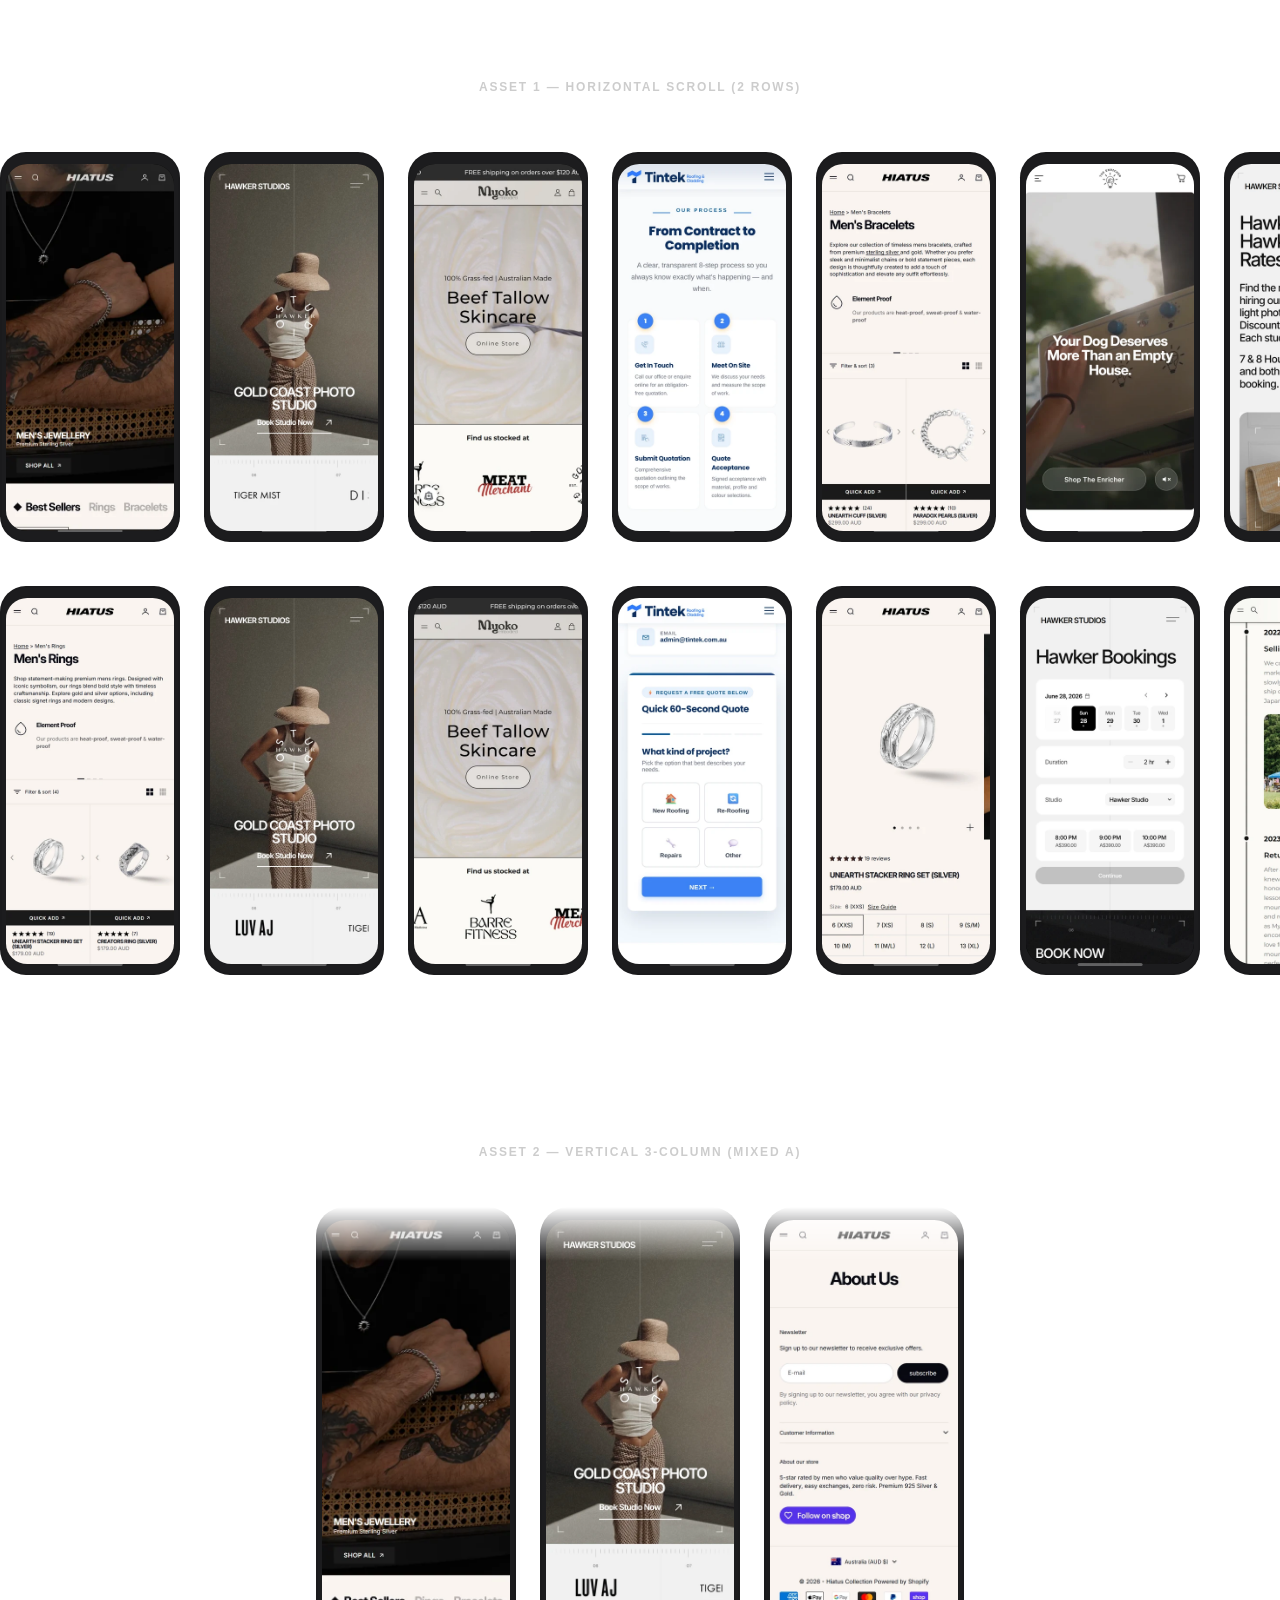
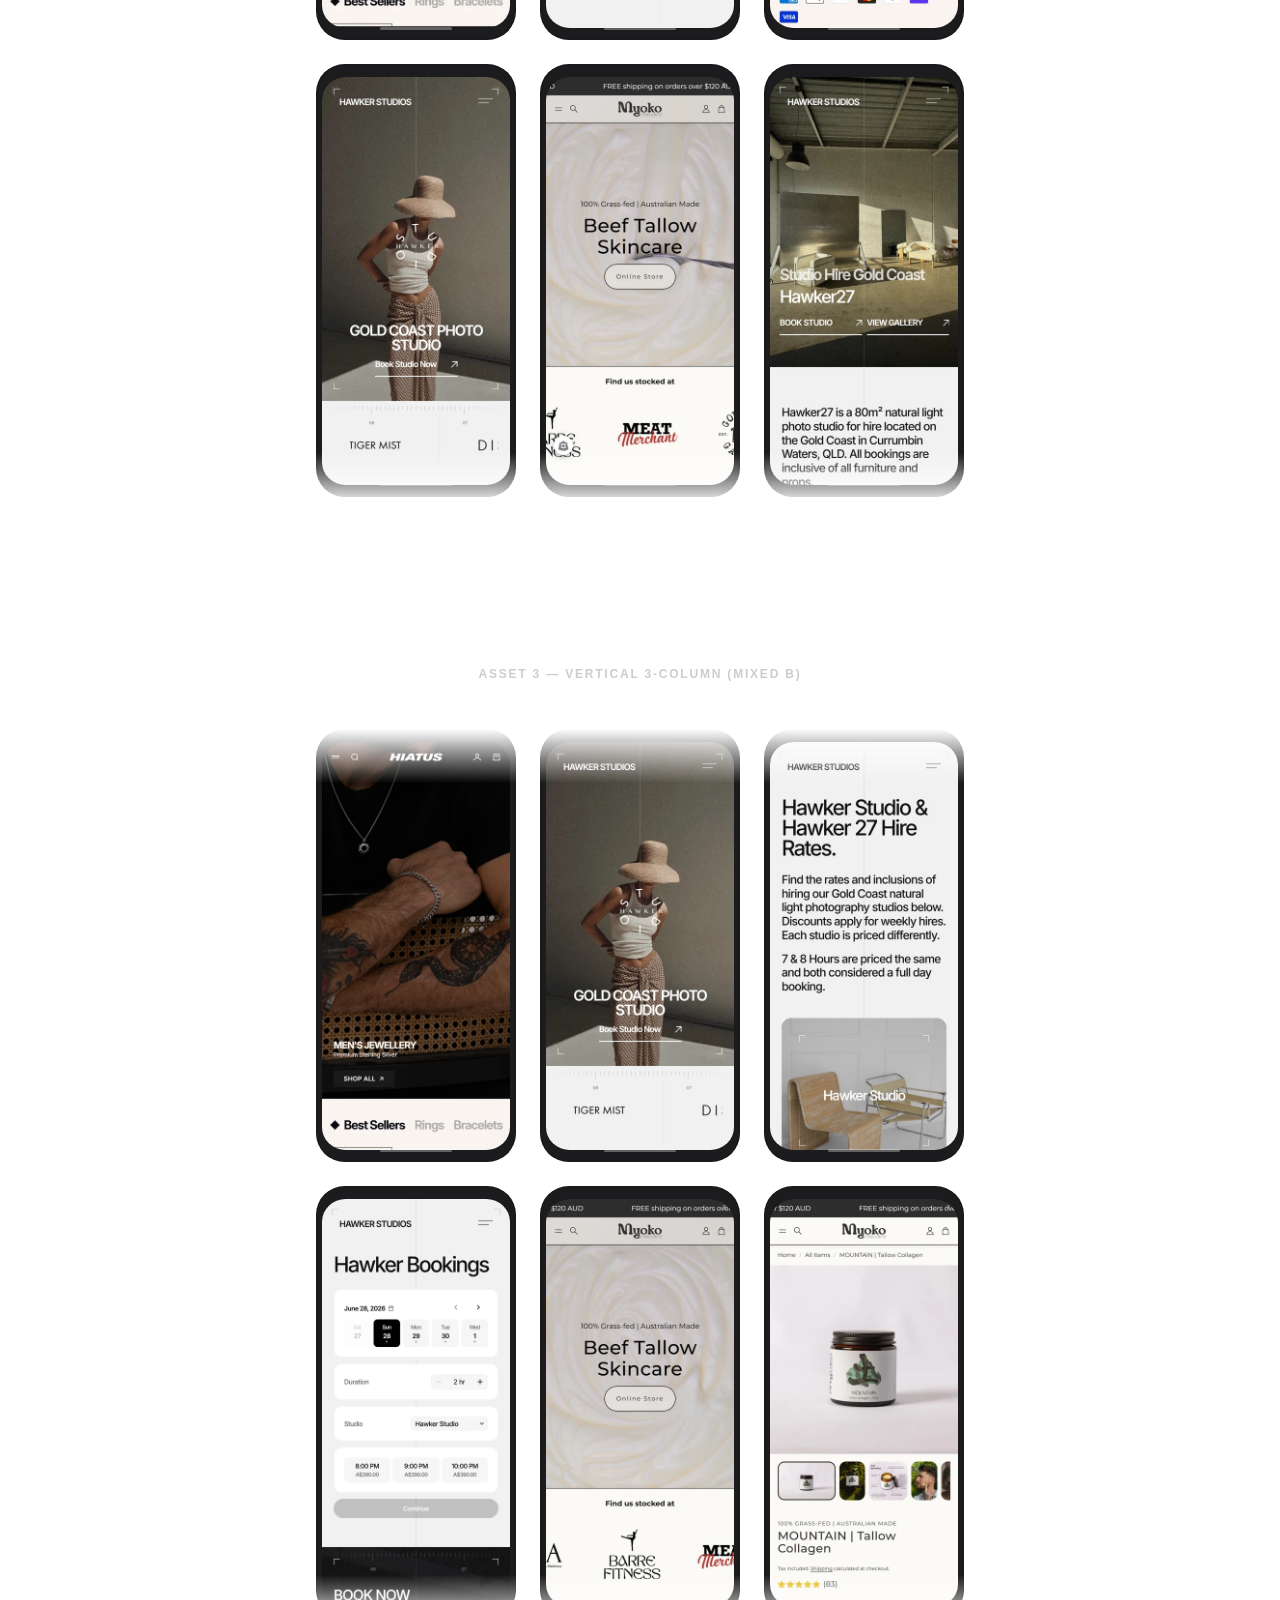
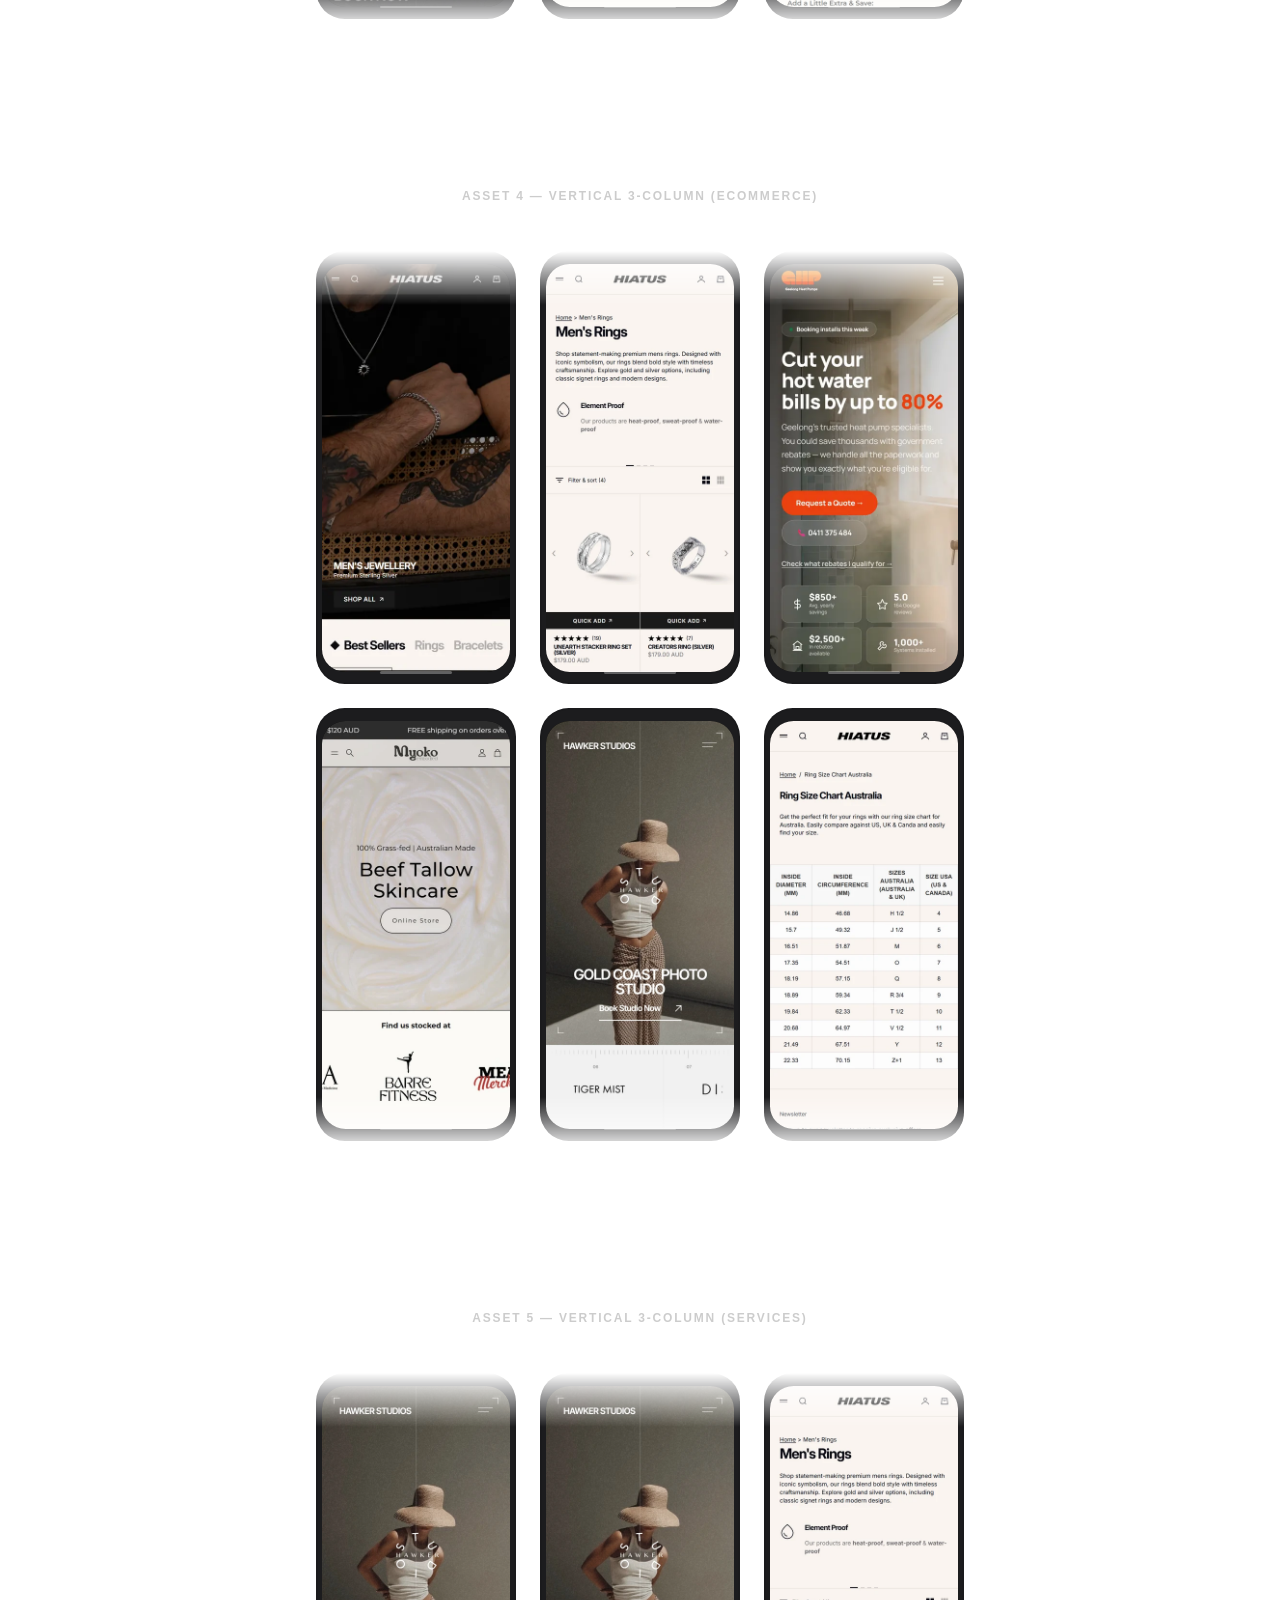
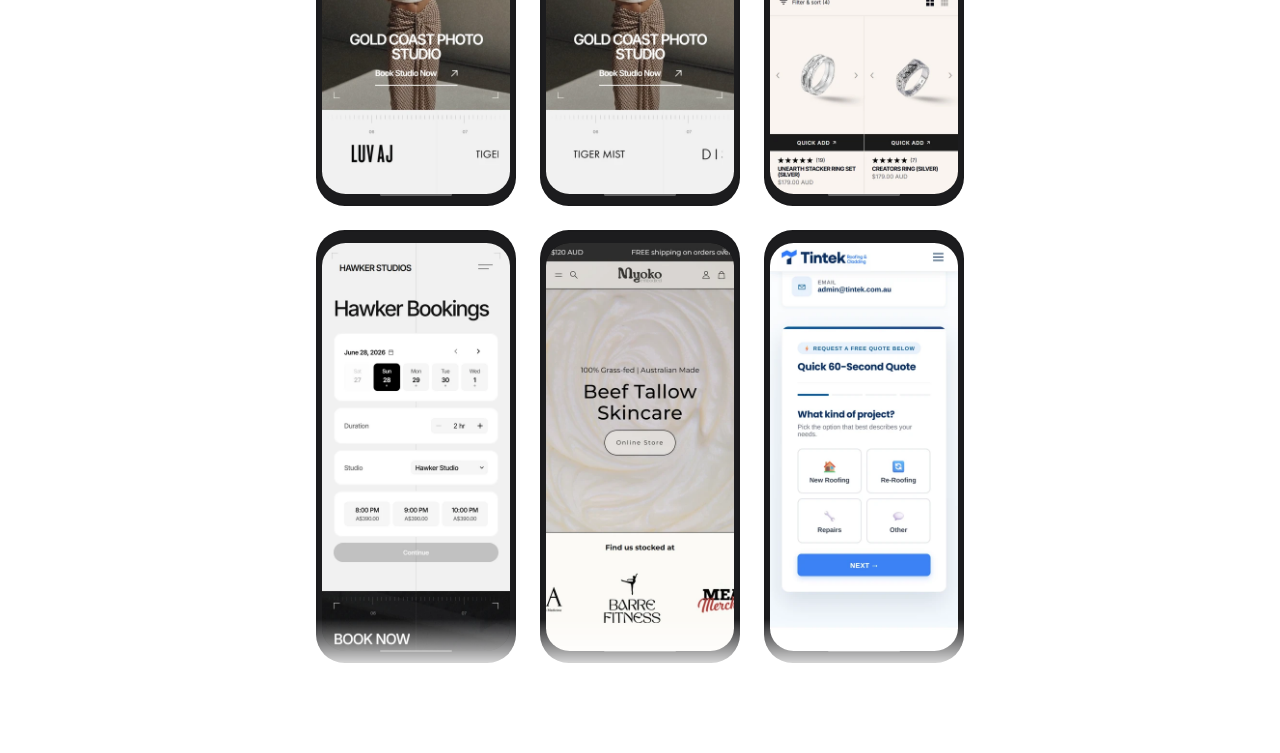
<file: ad-assets.html>
<!DOCTYPE html>
<html lang="en">
<head>
<meta charset="UTF-8">
<meta name="viewport" content="width=device-width,initial-scale=1">
<title>Rankify Ad Assets</title>
<style>
*,*::before,*::after{margin:0;padding:0;box-sizing:border-box}
body{font-family:'DM Sans',-apple-system,sans-serif;background:#ffffff;color:#111;overflow-x:hidden}

.phone{position:relative;aspect-ratio:390/844;border-radius:14.4%/6.6%;overflow:hidden;flex-shrink:0;background:#1c1c1e;box-shadow:none}
.phone-screen{position:absolute;inset:3.1% 3.1% 2.8%;border-radius:12.6%/5.6%;overflow:hidden;background:#000}
.phone-screen img{width:100%;height:100%;object-fit:cover;object-position:top center;display:block}
.phone-bar{position:absolute;bottom:2.4%;left:50%;transform:translateX(-50%);width:36%;height:0.6%;background:rgba(255,255,255,.3);border-radius:99px}
.phone::after{content:'';position:absolute;inset:0;border-radius:14.4%/6.6%;border:2px solid rgba(0,0,0,.08);pointer-events:none}

.asset-section{padding:80px 0;position:relative}
.asset-section+.asset-section{border-top:none}
.section-label{text-align:center;font-size:.75rem;text-transform:uppercase;letter-spacing:.15em;color:rgba(0,0,0,.2);margin-bottom:48px;font-weight:600}

/* horizontal */
.h-scroll-wrap{overflow:hidden;padding:10px 0}
.h-scroll-wrap+.h-scroll-wrap{margin-top:24px}
.h-track{display:flex;gap:24px;width:max-content}
.h-track .phone{width:180px}
.h-track.scroll-left{animation:scrollLeft 45s linear infinite}
.h-track.scroll-right{animation:scrollRight 45s linear infinite}
@keyframes scrollLeft{0%{transform:translateX(0)}100%{transform:translateX(-50%)}}
@keyframes scrollRight{0%{transform:translateX(-50%)}100%{transform:translateX(0)}}

/* vertical */
.v-wrap{display:flex;justify-content:center;gap:24px;height:900px;overflow:hidden;mask-image:linear-gradient(to bottom,transparent 0%,#000 6%,#000 94%,transparent 100%);-webkit-mask-image:linear-gradient(to bottom,transparent 0%,#000 6%,#000 94%,transparent 100%)}
.v-col{overflow:hidden;width:200px;position:relative}
.v-track{display:flex;flex-direction:column;gap:24px}
.v-track .phone{width:200px}

.v-col-up .v-track{animation:vUp 28s linear infinite}
.v-col-down .v-track{animation:vDown 28s linear infinite}
.v-col-up-offset .v-track{animation:vUp 28s linear infinite;animation-delay:-10s}

@keyframes vUp{0%{transform:translateY(0)}100%{transform:translateY(-50%)}}
@keyframes vDown{0%{transform:translateY(-50%)}100%{transform:translateY(0)}}

.v-wrap.speed-b .v-col-up .v-track{animation-duration:32s}
.v-wrap.speed-b .v-col-down .v-track{animation-duration:24s}
.v-wrap.speed-b .v-col-up-offset .v-track{animation-duration:32s;animation-delay:-14s}

.v-wrap.speed-c .v-col-up .v-track{animation-duration:24s}
.v-wrap.speed-c .v-col-down .v-track{animation-duration:30s}
.v-wrap.speed-c .v-col-up-offset .v-track{animation-duration:24s;animation-delay:-7s}

.v-wrap.speed-d .v-col-up .v-track{animation-duration:26s}
.v-wrap.speed-d .v-col-down .v-track{animation-duration:32s}
.v-wrap.speed-d .v-col-up-offset .v-track{animation-duration:26s;animation-delay:-12s}
</style>
</head>
<body>

<!-- ═══════════════════════════════════════════════ -->
<!-- ASSET 1 — HORIZONTAL 2-ROW SCROLL             -->
<!-- ═══════════════════════════════════════════════ -->
<section class="asset-section">
  <div class="section-label">Asset 1 — Horizontal Scroll (2 rows)</div>
  <div class="h-scroll-wrap">
    <div class="h-track scroll-left">
      <div class="phone"><div class="phone-screen"><img src="images/hiatus-mobile.webp" alt=""></div><div class="phone-bar"></div></div>
      <div class="phone"><div class="phone-screen"><img src="images/hawker-home.webp" alt=""></div><div class="phone-bar"></div></div>
      <div class="phone"><div class="phone-screen"><img src="images/myoko-mobile.webp" alt=""></div><div class="phone-bar"></div></div>
      <div class="phone"><div class="phone-screen"><img src="images/tintek-process.webp" alt=""></div><div class="phone-bar"></div></div>
      <div class="phone"><div class="phone-screen"><img src="images/hiatus-bracelets.webp" alt=""></div><div class="phone-bar"></div></div>
      <div class="phone"><div class="phone-screen"><img src="images/enricher-mobile.webp" alt=""></div><div class="phone-bar"></div></div>
      <div class="phone"><div class="phone-screen"><img src="images/hawker-rates.webp" alt=""></div><div class="phone-bar"></div></div>
      <div class="phone"><div class="phone-screen"><img src="images/myoko-product.webp" alt=""></div><div class="phone-bar"></div></div>
      <div class="phone"><div class="phone-screen"><img src="images/geelong-hp-mobile.webp" alt=""></div><div class="phone-bar"></div></div>

      <div class="phone"><div class="phone-screen"><img src="images/tintek-velux.webp" alt=""></div><div class="phone-bar"></div></div>
      <div class="phone"><div class="phone-screen"><img src="images/primegroup-mobile.webp" alt=""></div><div class="phone-bar"></div></div>
      <div class="phone"><div class="phone-screen"><img src="images/hiatus-about.webp" alt=""></div><div class="phone-bar"></div></div>
      <div class="phone"><div class="phone-screen"><img src="images/hawker-studio.webp" alt=""></div><div class="phone-bar"></div></div>
      <!-- loop duplicate -->
      <div class="phone"><div class="phone-screen"><img src="images/hiatus-mobile.webp" alt=""></div><div class="phone-bar"></div></div>
      <div class="phone"><div class="phone-screen"><img src="images/hawker-home.webp" alt=""></div><div class="phone-bar"></div></div>
      <div class="phone"><div class="phone-screen"><img src="images/myoko-mobile.webp" alt=""></div><div class="phone-bar"></div></div>
      <div class="phone"><div class="phone-screen"><img src="images/tintek-process.webp" alt=""></div><div class="phone-bar"></div></div>
      <div class="phone"><div class="phone-screen"><img src="images/hiatus-bracelets.webp" alt=""></div><div class="phone-bar"></div></div>
      <div class="phone"><div class="phone-screen"><img src="images/enricher-mobile.webp" alt=""></div><div class="phone-bar"></div></div>
      <div class="phone"><div class="phone-screen"><img src="images/hawker-rates.webp" alt=""></div><div class="phone-bar"></div></div>
      <div class="phone"><div class="phone-screen"><img src="images/myoko-product.webp" alt=""></div><div class="phone-bar"></div></div>
      <div class="phone"><div class="phone-screen"><img src="images/geelong-hp-mobile.webp" alt=""></div><div class="phone-bar"></div></div>

      <div class="phone"><div class="phone-screen"><img src="images/tintek-velux.webp" alt=""></div><div class="phone-bar"></div></div>
      <div class="phone"><div class="phone-screen"><img src="images/primegroup-mobile.webp" alt=""></div><div class="phone-bar"></div></div>
      <div class="phone"><div class="phone-screen"><img src="images/hiatus-about.webp" alt=""></div><div class="phone-bar"></div></div>
      <div class="phone"><div class="phone-screen"><img src="images/hawker-studio.webp" alt=""></div><div class="phone-bar"></div></div>
    </div>
  </div>
  <div class="h-scroll-wrap">
    <div class="h-track scroll-right">
      <div class="phone"><div class="phone-screen"><img src="images/hiatus-rings.webp" alt=""></div><div class="phone-bar"></div></div>
      <div class="phone"><div class="phone-screen"><img src="images/hawker-mobile.webp" alt=""></div><div class="phone-bar"></div></div>
      <div class="phone"><div class="phone-screen"><img src="images/myoko-home.webp" alt=""></div><div class="phone-bar"></div></div>
      <div class="phone"><div class="phone-screen"><img src="images/tintek-quote.webp" alt=""></div><div class="phone-bar"></div></div>
      <div class="phone"><div class="phone-screen"><img src="images/hiatus-product.webp" alt=""></div><div class="phone-bar"></div></div>
      <div class="phone"><div class="phone-screen"><img src="images/hawker-book.webp" alt=""></div><div class="phone-bar"></div></div>
      <div class="phone"><div class="phone-screen"><img src="images/myoko-about.webp" alt=""></div><div class="phone-bar"></div></div>
      <div class="phone"><div class="phone-screen"><img src="images/hiatus-scroll.webp" alt=""></div><div class="phone-bar"></div></div>
      <div class="phone"><div class="phone-screen"><img src="images/hiatus-sizing.webp" alt=""></div><div class="phone-bar"></div></div>
      <div class="phone"><div class="phone-screen"><img src="images/myoko-reviews.webp" alt=""></div><div class="phone-bar"></div></div>
      <div class="phone"><div class="phone-screen"><img src="images/hiatus-home.webp" alt=""></div><div class="phone-bar"></div></div>
      <div class="phone"><div class="phone-screen"><img src="images/tinktek-mobile.webp" alt=""></div><div class="phone-bar"></div></div>
      <!-- loop duplicate -->
      <div class="phone"><div class="phone-screen"><img src="images/hiatus-rings.webp" alt=""></div><div class="phone-bar"></div></div>
      <div class="phone"><div class="phone-screen"><img src="images/hawker-mobile.webp" alt=""></div><div class="phone-bar"></div></div>
      <div class="phone"><div class="phone-screen"><img src="images/myoko-home.webp" alt=""></div><div class="phone-bar"></div></div>
      <div class="phone"><div class="phone-screen"><img src="images/tintek-quote.webp" alt=""></div><div class="phone-bar"></div></div>
      <div class="phone"><div class="phone-screen"><img src="images/hiatus-product.webp" alt=""></div><div class="phone-bar"></div></div>
      <div class="phone"><div class="phone-screen"><img src="images/hawker-book.webp" alt=""></div><div class="phone-bar"></div></div>
      <div class="phone"><div class="phone-screen"><img src="images/myoko-about.webp" alt=""></div><div class="phone-bar"></div></div>
      <div class="phone"><div class="phone-screen"><img src="images/hiatus-scroll.webp" alt=""></div><div class="phone-bar"></div></div>
      <div class="phone"><div class="phone-screen"><img src="images/hiatus-sizing.webp" alt=""></div><div class="phone-bar"></div></div>
      <div class="phone"><div class="phone-screen"><img src="images/myoko-reviews.webp" alt=""></div><div class="phone-bar"></div></div>
      <div class="phone"><div class="phone-screen"><img src="images/hiatus-home.webp" alt=""></div><div class="phone-bar"></div></div>
      <div class="phone"><div class="phone-screen"><img src="images/tinktek-mobile.webp" alt=""></div><div class="phone-bar"></div></div>
    </div>
  </div>
</section>

<!-- ═══════════════════════════════════════════════ -->
<!-- ASSET 2 — VERTICAL 3-COL (uses hiatus-mobile, NOT hiatus-home; uses tintek-quote, NOT tintek-home/tinktek-mobile) -->
<!-- ═══════════════════════════════════════════════ -->
<section class="asset-section">
  <div class="section-label">Asset 2 — Vertical 3-Column (mixed A)</div>
  <div class="v-wrap">
    <div class="v-col v-col-up">
      <div class="v-track">
        <div class="phone"><div class="phone-screen"><img src="images/hiatus-mobile.webp" alt=""></div><div class="phone-bar"></div></div>
        <div class="phone"><div class="phone-screen"><img src="images/hawker-home.webp" alt=""></div><div class="phone-bar"></div></div>
        <div class="phone"><div class="phone-screen"><img src="images/myoko-product.webp" alt=""></div><div class="phone-bar"></div></div>
        <div class="phone"><div class="phone-screen"><img src="images/tintek-quote.webp" alt=""></div><div class="phone-bar"></div></div>
        <div class="phone"><div class="phone-screen"><img src="images/hiatus-bracelets.webp" alt=""></div><div class="phone-bar"></div></div>
        <div class="phone"><div class="phone-screen"><img src="images/enricher-mobile.webp" alt=""></div><div class="phone-bar"></div></div>
        <div class="phone"><div class="phone-screen"><img src="images/hawker-rates.webp" alt=""></div><div class="phone-bar"></div></div>
        <div class="phone"><div class="phone-screen"><img src="images/myoko-about.webp" alt=""></div><div class="phone-bar"></div></div>
        <!-- duplicate -->
        <div class="phone"><div class="phone-screen"><img src="images/hiatus-mobile.webp" alt=""></div><div class="phone-bar"></div></div>
        <div class="phone"><div class="phone-screen"><img src="images/hawker-home.webp" alt=""></div><div class="phone-bar"></div></div>
        <div class="phone"><div class="phone-screen"><img src="images/myoko-product.webp" alt=""></div><div class="phone-bar"></div></div>
        <div class="phone"><div class="phone-screen"><img src="images/tintek-quote.webp" alt=""></div><div class="phone-bar"></div></div>
        <div class="phone"><div class="phone-screen"><img src="images/hiatus-bracelets.webp" alt=""></div><div class="phone-bar"></div></div>
        <div class="phone"><div class="phone-screen"><img src="images/enricher-mobile.webp" alt=""></div><div class="phone-bar"></div></div>
        <div class="phone"><div class="phone-screen"><img src="images/hawker-rates.webp" alt=""></div><div class="phone-bar"></div></div>
        <div class="phone"><div class="phone-screen"><img src="images/myoko-about.webp" alt=""></div><div class="phone-bar"></div></div>
      </div>
    </div>
    <div class="v-col v-col-down">
      <div class="v-track">
        <div class="phone"><div class="phone-screen"><img src="images/hawker-mobile.webp" alt=""></div><div class="phone-bar"></div></div>
        <div class="phone"><div class="phone-screen"><img src="images/myoko-mobile.webp" alt=""></div><div class="phone-bar"></div></div>
        <div class="phone"><div class="phone-screen"><img src="images/tintek-process.webp" alt=""></div><div class="phone-bar"></div></div>
  
        <div class="phone"><div class="phone-screen"><img src="images/geelong-hp-mobile.webp" alt=""></div><div class="phone-bar"></div></div>
        <div class="phone"><div class="phone-screen"><img src="images/hawker-book.webp" alt=""></div><div class="phone-bar"></div></div>
        <div class="phone"><div class="phone-screen"><img src="images/myoko-reviews.webp" alt=""></div><div class="phone-bar"></div></div>
        <div class="phone"><div class="phone-screen"><img src="images/hiatus-scroll.webp" alt=""></div><div class="phone-bar"></div></div>
        <!-- duplicate -->
        <div class="phone"><div class="phone-screen"><img src="images/hawker-mobile.webp" alt=""></div><div class="phone-bar"></div></div>
        <div class="phone"><div class="phone-screen"><img src="images/myoko-mobile.webp" alt=""></div><div class="phone-bar"></div></div>
        <div class="phone"><div class="phone-screen"><img src="images/tintek-process.webp" alt=""></div><div class="phone-bar"></div></div>
  
        <div class="phone"><div class="phone-screen"><img src="images/geelong-hp-mobile.webp" alt=""></div><div class="phone-bar"></div></div>
        <div class="phone"><div class="phone-screen"><img src="images/hawker-book.webp" alt=""></div><div class="phone-bar"></div></div>
        <div class="phone"><div class="phone-screen"><img src="images/myoko-reviews.webp" alt=""></div><div class="phone-bar"></div></div>
        <div class="phone"><div class="phone-screen"><img src="images/hiatus-scroll.webp" alt=""></div><div class="phone-bar"></div></div>
      </div>
    </div>
    <div class="v-col v-col-up-offset">
      <div class="v-track">
        <div class="phone"><div class="phone-screen"><img src="images/hiatus-about.webp" alt=""></div><div class="phone-bar"></div></div>
        <div class="phone"><div class="phone-screen"><img src="images/hawker-studio.webp" alt=""></div><div class="phone-bar"></div></div>
        <div class="phone"><div class="phone-screen"><img src="images/myoko-home.webp" alt=""></div><div class="phone-bar"></div></div>
        <div class="phone"><div class="phone-screen"><img src="images/tintek-velux.webp" alt=""></div><div class="phone-bar"></div></div>
        <div class="phone"><div class="phone-screen"><img src="images/hiatus-rings.webp" alt=""></div><div class="phone-bar"></div></div>
        <div class="phone"><div class="phone-screen"><img src="images/primegroup-mobile.webp" alt=""></div><div class="phone-bar"></div></div>
        <div class="phone"><div class="phone-screen"><img src="images/hiatus-product.webp" alt=""></div><div class="phone-bar"></div></div>
        <div class="phone"><div class="phone-screen"><img src="images/hiatus-sizing.webp" alt=""></div><div class="phone-bar"></div></div>
        <!-- duplicate -->
        <div class="phone"><div class="phone-screen"><img src="images/hiatus-about.webp" alt=""></div><div class="phone-bar"></div></div>
        <div class="phone"><div class="phone-screen"><img src="images/hawker-studio.webp" alt=""></div><div class="phone-bar"></div></div>
        <div class="phone"><div class="phone-screen"><img src="images/myoko-home.webp" alt=""></div><div class="phone-bar"></div></div>
        <div class="phone"><div class="phone-screen"><img src="images/tintek-velux.webp" alt=""></div><div class="phone-bar"></div></div>
        <div class="phone"><div class="phone-screen"><img src="images/hiatus-rings.webp" alt=""></div><div class="phone-bar"></div></div>
        <div class="phone"><div class="phone-screen"><img src="images/primegroup-mobile.webp" alt=""></div><div class="phone-bar"></div></div>
        <div class="phone"><div class="phone-screen"><img src="images/hiatus-product.webp" alt=""></div><div class="phone-bar"></div></div>
        <div class="phone"><div class="phone-screen"><img src="images/hiatus-sizing.webp" alt=""></div><div class="phone-bar"></div></div>
      </div>
    </div>
  </div>
</section>

<!-- ═══════════════════════════════════════════════ -->
<!-- ASSET 3 — VERTICAL 3-COL (uses hiatus-home, NOT hiatus-mobile; uses tintek-home, NOT tinktek-mobile) -->
<!-- ═══════════════════════════════════════════════ -->
<section class="asset-section">
  <div class="section-label">Asset 3 — Vertical 3-Column (mixed B)</div>
  <div class="v-wrap speed-b">
    <div class="v-col v-col-up">
      <div class="v-track">
        <div class="phone"><div class="phone-screen"><img src="images/hiatus-home.webp" alt=""></div><div class="phone-bar"></div></div>
        <div class="phone"><div class="phone-screen"><img src="images/hawker-book.webp" alt=""></div><div class="phone-bar"></div></div>
        <div class="phone"><div class="phone-screen"><img src="images/myoko-mobile.webp" alt=""></div><div class="phone-bar"></div></div>

        <div class="phone"><div class="phone-screen"><img src="images/hiatus-scroll.webp" alt=""></div><div class="phone-bar"></div></div>
        <div class="phone"><div class="phone-screen"><img src="images/geelong-hp-mobile.webp" alt=""></div><div class="phone-bar"></div></div>
        <div class="phone"><div class="phone-screen"><img src="images/hawker-studio.webp" alt=""></div><div class="phone-bar"></div></div>
        <div class="phone"><div class="phone-screen"><img src="images/hiatus-product.webp" alt=""></div><div class="phone-bar"></div></div>
        <!-- duplicate -->
        <div class="phone"><div class="phone-screen"><img src="images/hiatus-home.webp" alt=""></div><div class="phone-bar"></div></div>
        <div class="phone"><div class="phone-screen"><img src="images/hawker-book.webp" alt=""></div><div class="phone-bar"></div></div>
        <div class="phone"><div class="phone-screen"><img src="images/myoko-mobile.webp" alt=""></div><div class="phone-bar"></div></div>

        <div class="phone"><div class="phone-screen"><img src="images/hiatus-scroll.webp" alt=""></div><div class="phone-bar"></div></div>
        <div class="phone"><div class="phone-screen"><img src="images/geelong-hp-mobile.webp" alt=""></div><div class="phone-bar"></div></div>
        <div class="phone"><div class="phone-screen"><img src="images/hawker-studio.webp" alt=""></div><div class="phone-bar"></div></div>
        <div class="phone"><div class="phone-screen"><img src="images/hiatus-product.webp" alt=""></div><div class="phone-bar"></div></div>
      </div>
    </div>
    <div class="v-col v-col-down">
      <div class="v-track">
  
        <div class="phone"><div class="phone-screen"><img src="images/hawker-home.webp" alt=""></div><div class="phone-bar"></div></div>
        <div class="phone"><div class="phone-screen"><img src="images/myoko-home.webp" alt=""></div><div class="phone-bar"></div></div>
        <div class="phone"><div class="phone-screen"><img src="images/tintek-process.webp" alt=""></div><div class="phone-bar"></div></div>
        <div class="phone"><div class="phone-screen"><img src="images/hiatus-sizing.webp" alt=""></div><div class="phone-bar"></div></div>
        <div class="phone"><div class="phone-screen"><img src="images/enricher-mobile.webp" alt=""></div><div class="phone-bar"></div></div>
        <div class="phone"><div class="phone-screen"><img src="images/primegroup-mobile.webp" alt=""></div><div class="phone-bar"></div></div>
        <div class="phone"><div class="phone-screen"><img src="images/hiatus-rings.webp" alt=""></div><div class="phone-bar"></div></div>
        <div class="phone"><div class="phone-screen"><img src="images/myoko-about.webp" alt=""></div><div class="phone-bar"></div></div>
        <!-- duplicate -->
  
        <div class="phone"><div class="phone-screen"><img src="images/hawker-home.webp" alt=""></div><div class="phone-bar"></div></div>
        <div class="phone"><div class="phone-screen"><img src="images/myoko-home.webp" alt=""></div><div class="phone-bar"></div></div>
        <div class="phone"><div class="phone-screen"><img src="images/tintek-process.webp" alt=""></div><div class="phone-bar"></div></div>
        <div class="phone"><div class="phone-screen"><img src="images/hiatus-sizing.webp" alt=""></div><div class="phone-bar"></div></div>
        <div class="phone"><div class="phone-screen"><img src="images/enricher-mobile.webp" alt=""></div><div class="phone-bar"></div></div>
        <div class="phone"><div class="phone-screen"><img src="images/primegroup-mobile.webp" alt=""></div><div class="phone-bar"></div></div>
        <div class="phone"><div class="phone-screen"><img src="images/hiatus-rings.webp" alt=""></div><div class="phone-bar"></div></div>
        <div class="phone"><div class="phone-screen"><img src="images/myoko-about.webp" alt=""></div><div class="phone-bar"></div></div>
      </div>
    </div>
    <div class="v-col v-col-up-offset">
      <div class="v-track">
        <div class="phone"><div class="phone-screen"><img src="images/hawker-rates.webp" alt=""></div><div class="phone-bar"></div></div>
        <div class="phone"><div class="phone-screen"><img src="images/myoko-product.webp" alt=""></div><div class="phone-bar"></div></div>
        <div class="phone"><div class="phone-screen"><img src="images/tintek-quote.webp" alt=""></div><div class="phone-bar"></div></div>
        <div class="phone"><div class="phone-screen"><img src="images/hiatus-bracelets.webp" alt=""></div><div class="phone-bar"></div></div>
        <div class="phone"><div class="phone-screen"><img src="images/hawker-mobile.webp" alt=""></div><div class="phone-bar"></div></div>
        <div class="phone"><div class="phone-screen"><img src="images/tintek-velux.webp" alt=""></div><div class="phone-bar"></div></div>
        <div class="phone"><div class="phone-screen"><img src="images/myoko-reviews.webp" alt=""></div><div class="phone-bar"></div></div>
        <div class="phone"><div class="phone-screen"><img src="images/hiatus-about.webp" alt=""></div><div class="phone-bar"></div></div>
        <!-- duplicate -->
        <div class="phone"><div class="phone-screen"><img src="images/hawker-rates.webp" alt=""></div><div class="phone-bar"></div></div>
        <div class="phone"><div class="phone-screen"><img src="images/myoko-product.webp" alt=""></div><div class="phone-bar"></div></div>
        <div class="phone"><div class="phone-screen"><img src="images/tintek-quote.webp" alt=""></div><div class="phone-bar"></div></div>
        <div class="phone"><div class="phone-screen"><img src="images/hiatus-bracelets.webp" alt=""></div><div class="phone-bar"></div></div>
        <div class="phone"><div class="phone-screen"><img src="images/hawker-mobile.webp" alt=""></div><div class="phone-bar"></div></div>
        <div class="phone"><div class="phone-screen"><img src="images/tintek-velux.webp" alt=""></div><div class="phone-bar"></div></div>
        <div class="phone"><div class="phone-screen"><img src="images/myoko-reviews.webp" alt=""></div><div class="phone-bar"></div></div>
        <div class="phone"><div class="phone-screen"><img src="images/hiatus-about.webp" alt=""></div><div class="phone-bar"></div></div>
      </div>
    </div>
  </div>
</section>

<!-- ═══════════════════════════════════════════════ -->
<!-- ASSET 4 — VERTICAL 3-COL (uses hiatus-mobile, tinktek-mobile — eCommerce heavy) -->
<!-- ═══════════════════════════════════════════════ -->
<section class="asset-section">
  <div class="section-label">Asset 4 — Vertical 3-Column (eCommerce)</div>
  <div class="v-wrap speed-c">
    <div class="v-col v-col-up">
      <div class="v-track">
        <div class="phone"><div class="phone-screen"><img src="images/hiatus-mobile.webp" alt=""></div><div class="phone-bar"></div></div>
        <div class="phone"><div class="phone-screen"><img src="images/myoko-home.webp" alt=""></div><div class="phone-bar"></div></div>
        <div class="phone"><div class="phone-screen"><img src="images/hiatus-product.webp" alt=""></div><div class="phone-bar"></div></div>
        <div class="phone"><div class="phone-screen"><img src="images/myoko-reviews.webp" alt=""></div><div class="phone-bar"></div></div>
        <div class="phone"><div class="phone-screen"><img src="images/hawker-studio.webp" alt=""></div><div class="phone-bar"></div></div>
  
        <div class="phone"><div class="phone-screen"><img src="images/tintek-velux.webp" alt=""></div><div class="phone-bar"></div></div>
        <div class="phone"><div class="phone-screen"><img src="images/primegroup-mobile.webp" alt=""></div><div class="phone-bar"></div></div>
        <!-- duplicate -->
        <div class="phone"><div class="phone-screen"><img src="images/hiatus-mobile.webp" alt=""></div><div class="phone-bar"></div></div>
        <div class="phone"><div class="phone-screen"><img src="images/myoko-home.webp" alt=""></div><div class="phone-bar"></div></div>
        <div class="phone"><div class="phone-screen"><img src="images/hiatus-product.webp" alt=""></div><div class="phone-bar"></div></div>
        <div class="phone"><div class="phone-screen"><img src="images/myoko-reviews.webp" alt=""></div><div class="phone-bar"></div></div>
        <div class="phone"><div class="phone-screen"><img src="images/hawker-studio.webp" alt=""></div><div class="phone-bar"></div></div>
  
        <div class="phone"><div class="phone-screen"><img src="images/tintek-velux.webp" alt=""></div><div class="phone-bar"></div></div>
        <div class="phone"><div class="phone-screen"><img src="images/primegroup-mobile.webp" alt=""></div><div class="phone-bar"></div></div>
      </div>
    </div>
    <div class="v-col v-col-down">
      <div class="v-track">
        <div class="phone"><div class="phone-screen"><img src="images/hiatus-rings.webp" alt=""></div><div class="phone-bar"></div></div>
        <div class="phone"><div class="phone-screen"><img src="images/hawker-home.webp" alt=""></div><div class="phone-bar"></div></div>
        <div class="phone"><div class="phone-screen"><img src="images/myoko-product.webp" alt=""></div><div class="phone-bar"></div></div>
        <div class="phone"><div class="phone-screen"><img src="images/tintek-process.webp" alt=""></div><div class="phone-bar"></div></div>
        <div class="phone"><div class="phone-screen"><img src="images/hawker-book.webp" alt=""></div><div class="phone-bar"></div></div>
        <div class="phone"><div class="phone-screen"><img src="images/hiatus-scroll.webp" alt=""></div><div class="phone-bar"></div></div>
        <div class="phone"><div class="phone-screen"><img src="images/enricher-mobile.webp" alt=""></div><div class="phone-bar"></div></div>
        <div class="phone"><div class="phone-screen"><img src="images/hawker-rates.webp" alt=""></div><div class="phone-bar"></div></div>
        <!-- duplicate -->
        <div class="phone"><div class="phone-screen"><img src="images/hiatus-rings.webp" alt=""></div><div class="phone-bar"></div></div>
        <div class="phone"><div class="phone-screen"><img src="images/hawker-home.webp" alt=""></div><div class="phone-bar"></div></div>
        <div class="phone"><div class="phone-screen"><img src="images/myoko-product.webp" alt=""></div><div class="phone-bar"></div></div>
        <div class="phone"><div class="phone-screen"><img src="images/tintek-process.webp" alt=""></div><div class="phone-bar"></div></div>
        <div class="phone"><div class="phone-screen"><img src="images/hawker-book.webp" alt=""></div><div class="phone-bar"></div></div>
        <div class="phone"><div class="phone-screen"><img src="images/hiatus-scroll.webp" alt=""></div><div class="phone-bar"></div></div>
        <div class="phone"><div class="phone-screen"><img src="images/enricher-mobile.webp" alt=""></div><div class="phone-bar"></div></div>
        <div class="phone"><div class="phone-screen"><img src="images/hawker-rates.webp" alt=""></div><div class="phone-bar"></div></div>
      </div>
    </div>
    <div class="v-col v-col-up-offset">
      <div class="v-track">
        <div class="phone"><div class="phone-screen"><img src="images/geelong-hp-mobile.webp" alt=""></div><div class="phone-bar"></div></div>
        <div class="phone"><div class="phone-screen"><img src="images/hiatus-sizing.webp" alt=""></div><div class="phone-bar"></div></div>
        <div class="phone"><div class="phone-screen"><img src="images/myoko-about.webp" alt=""></div><div class="phone-bar"></div></div>
        <div class="phone"><div class="phone-screen"><img src="images/tintek-quote.webp" alt=""></div><div class="phone-bar"></div></div>
        <div class="phone"><div class="phone-screen"><img src="images/hiatus-bracelets.webp" alt=""></div><div class="phone-bar"></div></div>
        <div class="phone"><div class="phone-screen"><img src="images/tinktek-mobile.webp" alt=""></div><div class="phone-bar"></div></div>
        <div class="phone"><div class="phone-screen"><img src="images/myoko-mobile.webp" alt=""></div><div class="phone-bar"></div></div>
        <div class="phone"><div class="phone-screen"><img src="images/hiatus-about.webp" alt=""></div><div class="phone-bar"></div></div>
        <!-- duplicate -->
        <div class="phone"><div class="phone-screen"><img src="images/geelong-hp-mobile.webp" alt=""></div><div class="phone-bar"></div></div>
        <div class="phone"><div class="phone-screen"><img src="images/hiatus-sizing.webp" alt=""></div><div class="phone-bar"></div></div>
        <div class="phone"><div class="phone-screen"><img src="images/myoko-about.webp" alt=""></div><div class="phone-bar"></div></div>
        <div class="phone"><div class="phone-screen"><img src="images/tintek-quote.webp" alt=""></div><div class="phone-bar"></div></div>
        <div class="phone"><div class="phone-screen"><img src="images/hiatus-bracelets.webp" alt=""></div><div class="phone-bar"></div></div>
        <div class="phone"><div class="phone-screen"><img src="images/tinktek-mobile.webp" alt=""></div><div class="phone-bar"></div></div>
        <div class="phone"><div class="phone-screen"><img src="images/myoko-mobile.webp" alt=""></div><div class="phone-bar"></div></div>
        <div class="phone"><div class="phone-screen"><img src="images/hiatus-about.webp" alt=""></div><div class="phone-bar"></div></div>
      </div>
    </div>
  </div>
</section>

<!-- ═══════════════════════════════════════════════ -->
<!-- ASSET 5 — VERTICAL 3-COL (uses hiatus-home, tintek-home — Services heavy) -->
<!-- ═══════════════════════════════════════════════ -->
<section class="asset-section">
  <div class="section-label">Asset 5 — Vertical 3-Column (Services)</div>
  <div class="v-wrap speed-d">
    <div class="v-col v-col-up">
      <div class="v-track">
        <div class="phone"><div class="phone-screen"><img src="images/hawker-mobile.webp" alt=""></div><div class="phone-bar"></div></div>

        <div class="phone"><div class="phone-screen"><img src="images/hawker-book.webp" alt=""></div><div class="phone-bar"></div></div>
        <div class="phone"><div class="phone-screen"><img src="images/myoko-product.webp" alt=""></div><div class="phone-bar"></div></div>
        <div class="phone"><div class="phone-screen"><img src="images/hawker-rates.webp" alt=""></div><div class="phone-bar"></div></div>
        <div class="phone"><div class="phone-screen"><img src="images/myoko-about.webp" alt=""></div><div class="phone-bar"></div></div>
        <div class="phone"><div class="phone-screen"><img src="images/hiatus-about.webp" alt=""></div><div class="phone-bar"></div></div>
        <div class="phone"><div class="phone-screen"><img src="images/geelong-hp-mobile.webp" alt=""></div><div class="phone-bar"></div></div>
        <!-- duplicate -->
        <div class="phone"><div class="phone-screen"><img src="images/hawker-mobile.webp" alt=""></div><div class="phone-bar"></div></div>

        <div class="phone"><div class="phone-screen"><img src="images/hawker-book.webp" alt=""></div><div class="phone-bar"></div></div>
        <div class="phone"><div class="phone-screen"><img src="images/myoko-product.webp" alt=""></div><div class="phone-bar"></div></div>
        <div class="phone"><div class="phone-screen"><img src="images/hawker-rates.webp" alt=""></div><div class="phone-bar"></div></div>
        <div class="phone"><div class="phone-screen"><img src="images/myoko-about.webp" alt=""></div><div class="phone-bar"></div></div>
        <div class="phone"><div class="phone-screen"><img src="images/hiatus-about.webp" alt=""></div><div class="phone-bar"></div></div>
        <div class="phone"><div class="phone-screen"><img src="images/geelong-hp-mobile.webp" alt=""></div><div class="phone-bar"></div></div>
      </div>
    </div>
    <div class="v-col v-col-down">
      <div class="v-track">
        <div class="phone"><div class="phone-screen"><img src="images/hawker-home.webp" alt=""></div><div class="phone-bar"></div></div>
        <div class="phone"><div class="phone-screen"><img src="images/myoko-home.webp" alt=""></div><div class="phone-bar"></div></div>
        <div class="phone"><div class="phone-screen"><img src="images/hawker-studio.webp" alt=""></div><div class="phone-bar"></div></div>
        <div class="phone"><div class="phone-screen"><img src="images/myoko-reviews.webp" alt=""></div><div class="phone-bar"></div></div>
        <div class="phone"><div class="phone-screen"><img src="images/hiatus-home.webp" alt=""></div><div class="phone-bar"></div></div>
        <div class="phone"><div class="phone-screen"><img src="images/tintek-process.webp" alt=""></div><div class="phone-bar"></div></div>
        <div class="phone"><div class="phone-screen"><img src="images/enricher-mobile.webp" alt=""></div><div class="phone-bar"></div></div>
        <div class="phone"><div class="phone-screen"><img src="images/hiatus-bracelets.webp" alt=""></div><div class="phone-bar"></div></div>
        <div class="phone"><div class="phone-screen"><img src="images/primegroup-mobile.webp" alt=""></div><div class="phone-bar"></div></div>
        <!-- duplicate -->
        <div class="phone"><div class="phone-screen"><img src="images/hawker-home.webp" alt=""></div><div class="phone-bar"></div></div>
        <div class="phone"><div class="phone-screen"><img src="images/myoko-home.webp" alt=""></div><div class="phone-bar"></div></div>
        <div class="phone"><div class="phone-screen"><img src="images/hawker-studio.webp" alt=""></div><div class="phone-bar"></div></div>
        <div class="phone"><div class="phone-screen"><img src="images/myoko-reviews.webp" alt=""></div><div class="phone-bar"></div></div>
        <div class="phone"><div class="phone-screen"><img src="images/hiatus-home.webp" alt=""></div><div class="phone-bar"></div></div>
        <div class="phone"><div class="phone-screen"><img src="images/tintek-process.webp" alt=""></div><div class="phone-bar"></div></div>
        <div class="phone"><div class="phone-screen"><img src="images/enricher-mobile.webp" alt=""></div><div class="phone-bar"></div></div>
        <div class="phone"><div class="phone-screen"><img src="images/hiatus-bracelets.webp" alt=""></div><div class="phone-bar"></div></div>
        <div class="phone"><div class="phone-screen"><img src="images/primegroup-mobile.webp" alt=""></div><div class="phone-bar"></div></div>
      </div>
    </div>
    <div class="v-col v-col-up-offset">
      <div class="v-track">
        <div class="phone"><div class="phone-screen"><img src="images/hiatus-rings.webp" alt=""></div><div class="phone-bar"></div></div>
        <div class="phone"><div class="phone-screen"><img src="images/tintek-quote.webp" alt=""></div><div class="phone-bar"></div></div>
  
        <div class="phone"><div class="phone-screen"><img src="images/tintek-velux.webp" alt=""></div><div class="phone-bar"></div></div>
        <div class="phone"><div class="phone-screen"><img src="images/hiatus-sizing.webp" alt=""></div><div class="phone-bar"></div></div>
        <div class="phone"><div class="phone-screen"><img src="images/myoko-mobile.webp" alt=""></div><div class="phone-bar"></div></div>
        <div class="phone"><div class="phone-screen"><img src="images/hiatus-scroll.webp" alt=""></div><div class="phone-bar"></div></div>
        <div class="phone"><div class="phone-screen"><img src="images/hiatus-product.webp" alt=""></div><div class="phone-bar"></div></div>
        <!-- duplicate -->
        <div class="phone"><div class="phone-screen"><img src="images/hiatus-rings.webp" alt=""></div><div class="phone-bar"></div></div>
        <div class="phone"><div class="phone-screen"><img src="images/tintek-quote.webp" alt=""></div><div class="phone-bar"></div></div>
  
        <div class="phone"><div class="phone-screen"><img src="images/tintek-velux.webp" alt=""></div><div class="phone-bar"></div></div>
        <div class="phone"><div class="phone-screen"><img src="images/hiatus-sizing.webp" alt=""></div><div class="phone-bar"></div></div>
        <div class="phone"><div class="phone-screen"><img src="images/myoko-mobile.webp" alt=""></div><div class="phone-bar"></div></div>
        <div class="phone"><div class="phone-screen"><img src="images/hiatus-scroll.webp" alt=""></div><div class="phone-bar"></div></div>
        <div class="phone"><div class="phone-screen"><img src="images/hiatus-product.webp" alt=""></div><div class="phone-bar"></div></div>
      </div>
    </div>
  </div>
</section>

</body>
</html>
</file>
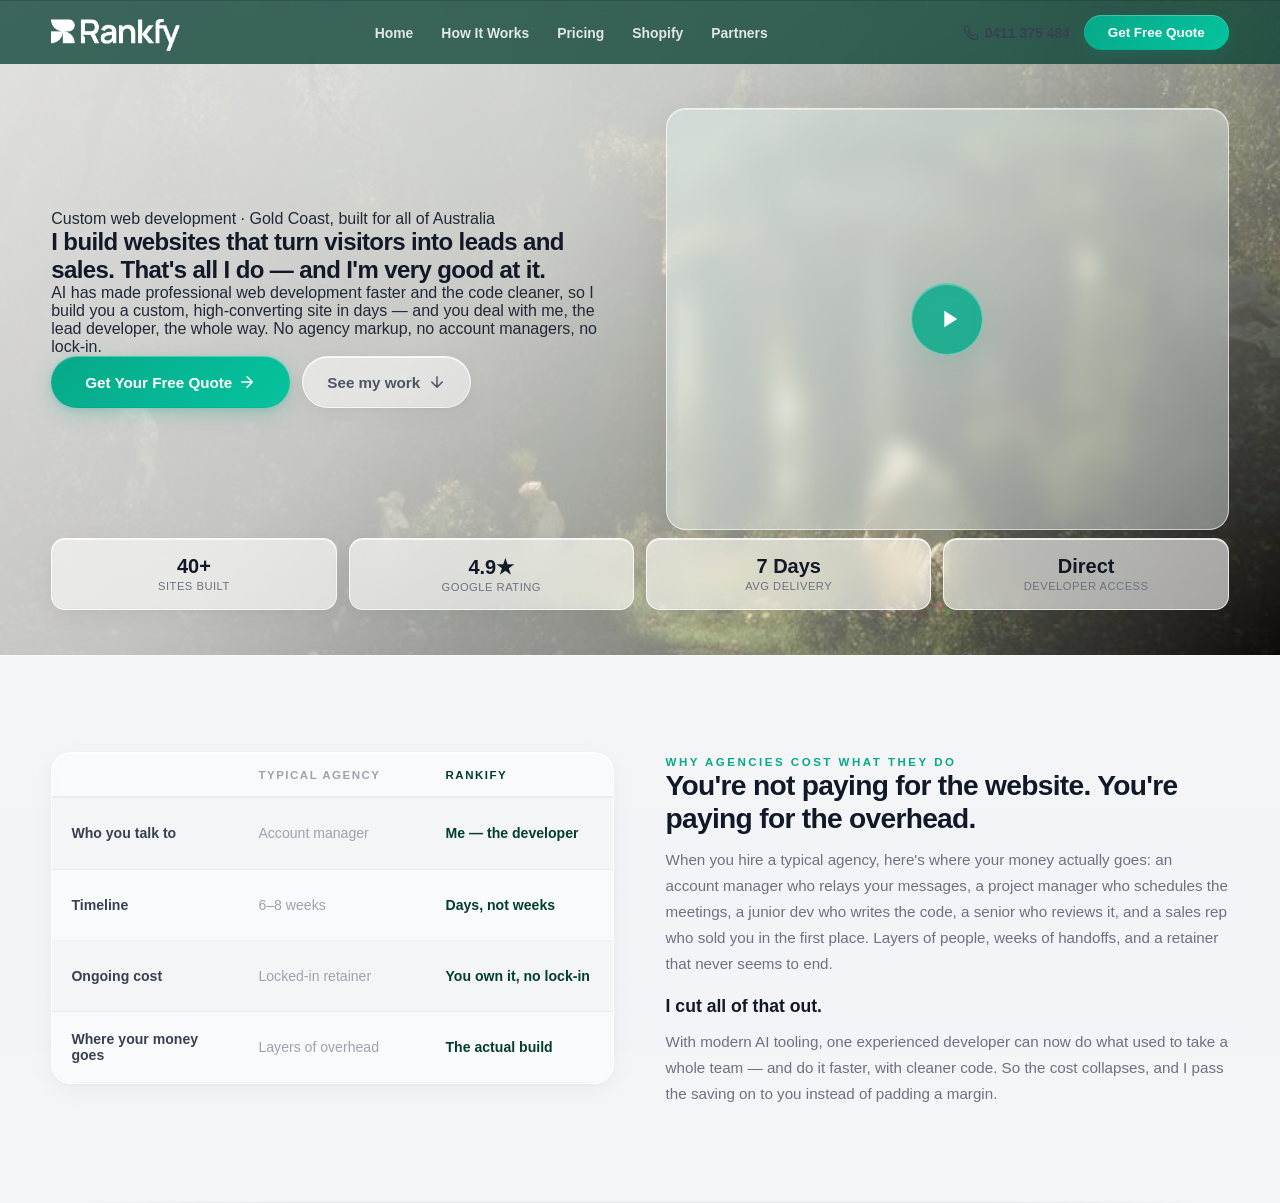
<file: home1.html>
<!DOCTYPE html>
<html lang="en">
<head>
<meta charset="UTF-8">
<meta name="viewport" content="width=device-width,initial-scale=1">
<title>Home 1 — Forest Temple Hero</title>
<link rel="preconnect" href="https://fonts.googleapis.com">
<link rel="preconnect" href="https://fonts.gstatic.com" crossorigin>
<link href="https://fonts.googleapis.com/css2?family=Inter:wght@400;500;600;700;800&display=swap" rel="stylesheet">
<link rel="stylesheet" href="assets/site.css">
<style>
  .hero{background:none;overflow:hidden}
  .hero::before{display:none}
  .hero::after{display:none}
  .hero-bg{position:absolute;inset:0;z-index:0}
  .hero-bg img{width:100%;height:100%;object-fit:cover;object-position:center 30%}
  .hero-bg::after{content:'';position:absolute;inset:0;background:linear-gradient(135deg,rgba(255,255,255,.88) 0%,rgba(255,255,255,.75) 40%,rgba(255,255,255,.5) 65%,rgba(0,0,0,.1) 100%)}
  .hero .ctr{position:relative;z-index:1}
  .hero-stats{position:relative;z-index:1}
</style>
</head>
<body>

<nav class="nav" id="nav">
  <div class="nav-in">
    <a href="index.html" class="logo"><img src="images/rankify-logo.svg" alt="Rankify"></a>
    <ul class="nav-l">
      <li><a href="index.html">Home</a></li>
      <li><a href="#how-it-works">How It Works</a></li>
      <li><a href="#pricing">Pricing</a></li>
      <li><a href="shopify.html">Shopify</a></li>
      <li><a href="partners.html">Partners</a></li>
    </ul>
    <div class="nav-r">
      <a href="tel:0411375484" class="nav-ph">
        <svg viewBox="0 0 24 24" fill="none" stroke="currentColor" stroke-width="2" stroke-linecap="round" stroke-linejoin="round"><path d="M22 16.92v3a2 2 0 0 1-2.18 2 19.79 19.79 0 0 1-8.63-3.07 19.5 19.5 0 0 1-6-6 19.79 19.79 0 0 1-3.07-8.67A2 2 0 0 1 4.11 2h3a2 2 0 0 1 2 1.72 12.84 12.84 0 0 0 .7 2.81 2 2 0 0 1-.45 2.11L8.09 9.91a16 16 0 0 0 6 6l1.27-1.27a2 2 0 0 1 2.11-.45 12.84 12.84 0 0 0 2.81.7A2 2 0 0 1 22 16.92z"/></svg>
        0411 375 484
      </a>
      <a href="#quote-form" class="nav-cta">Get Free Quote</a>
    </div>
    <button class="mob-tog" aria-label="Menu"><span></span><span></span><span></span></button>
  </div>
</nav>

<section class="hero">
  <div class="hero-bg">
    <img src="images/hero-bg-2.jpg" alt="">
  </div>
  <div class="ctr">
    <div class="hero-split">
      <div class="hero-copy">
        <span class="hero-trust">Custom web development · Gold Coast, built for all of Australia</span>
        <h1>I build websites that turn visitors into leads and sales<span class="dot">.</span> That's all I do — and I'm very good at it<span class="dot">.</span></h1>
        <p class="hero-sub">AI has made professional web development faster and the code cleaner, so I build you a custom, high-converting site in days — and you deal with me, the lead developer, the whole way. No agency markup, no account managers, no lock-in.</p>
        <div class="hero-btns">
          <a href="#quote-form" class="btn-p">Get Your Free Quote <svg width="18" height="18" viewBox="0 0 24 24" fill="none" stroke="currentColor" stroke-width="2" stroke-linecap="round" stroke-linejoin="round"><path d="M5 12h14M12 5l7 7-7 7"/></svg></a>
          <a href="#portfolio" class="btn-s">See my work <svg viewBox="0 0 24 24" fill="none" stroke="currentColor" stroke-width="2" stroke-linecap="round" stroke-linejoin="round"><path d="M12 5v14M5 12l7 7 7-7"/></svg></a>
        </div>
      </div>
      <div class="hero-vid">
        <div class="vid-placeholder vid-placeholder-hero">
          <div class="vid-play"><svg viewBox="0 0 24 24" fill="currentColor"><path d="M8 5v14l11-7z"/></svg></div>
        </div>
      </div>
    </div>
    <div class="hero-stats">
      <div class="hero-stat"><span class="hs-val">40+</span><span class="hs-label">Sites Built</span></div>
      <div class="hero-stat"><span class="hs-val">4.9★</span><span class="hs-label">Google Rating</span></div>
      <div class="hero-stat"><span class="hs-val">7 Days</span><span class="hs-label">Avg Delivery</span></div>
      <div class="hero-stat"><span class="hs-val">Direct</span><span class="hs-label">Developer Access</span></div>
    </div>
  </div>
</section>

<section class="sec" id="reframe">
  <div class="ctr">
    <div class="reframe-grid">
      <div class="reframe-copy">
        <span class="sec-tag">Why agencies cost what they do</span>
        <h2 class="sec-t">You're not paying for the website<span class="dot">.</span> You're paying for the overhead<span class="dot">.</span></h2>
        <p class="sec-sub" style="max-width:100%">When you hire a typical agency, here's where your money actually goes: an account manager who relays your messages, a project manager who schedules the meetings, a junior dev who writes the code, a senior who reviews it, and a sales rep who sold you in the first place. Layers of people, weeks of handoffs, and a retainer that never seems to end.</p>
        <p style="font-size:1.1rem;font-weight:700;color:var(--g900);margin-top:20px">I cut all of that out.</p>
        <p class="sec-sub" style="max-width:100%;margin-top:12px">With modern AI tooling, one experienced developer can now do what used to take a whole team — and do it faster, with cleaner code. So the cost collapses, and I pass the saving on to you instead of padding a margin.</p>
      </div>
      <div class="cmp-wrap">
        <div class="cmp-table">
          <div class="cmp-header">
            <div class="cmp-label"></div>
            <div class="cmp-col-h cmp-agency">Typical Agency</div>
            <div class="cmp-col-h cmp-rankify">Rankify</div>
          </div>
          <div class="cmp-row">
            <div class="cmp-label">Who you talk to</div>
            <div class="cmp-col cmp-agency">Account manager</div>
            <div class="cmp-col cmp-rankify">Me — the developer</div>
          </div>
          <div class="cmp-row">
            <div class="cmp-label">Timeline</div>
            <div class="cmp-col cmp-agency">6–8 weeks</div>
            <div class="cmp-col cmp-rankify">Days, not weeks</div>
          </div>
          <div class="cmp-row">
            <div class="cmp-label">Ongoing cost</div>
            <div class="cmp-col cmp-agency">Locked-in retainer</div>
            <div class="cmp-col cmp-rankify">You own it, no lock-in</div>
          </div>
          <div class="cmp-row">
            <div class="cmp-label">Where your money goes</div>
            <div class="cmp-col cmp-agency">Layers of overhead</div>
            <div class="cmp-col cmp-rankify">The actual build</div>
          </div>
        </div>
      </div>
    </div>
  </div>
</section>

<script src="assets/site.js"></script>
</body>
</html>
</file>
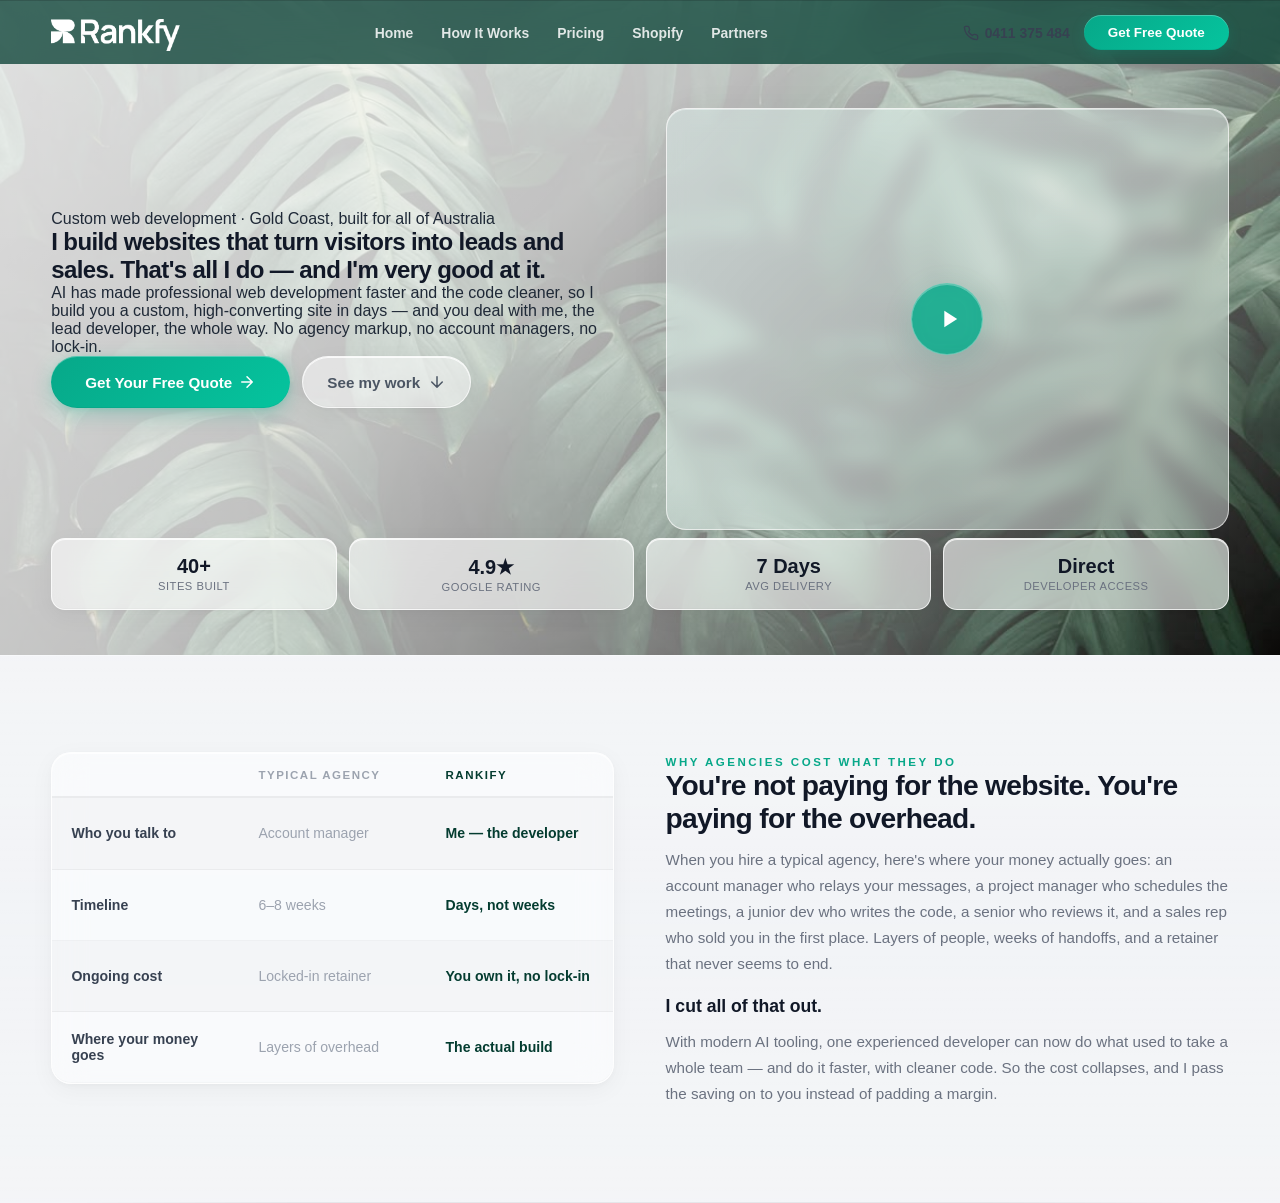
<file: home2.html>
<!DOCTYPE html>
<html lang="en">
<head>
<meta charset="UTF-8">
<meta name="viewport" content="width=device-width,initial-scale=1">
<title>Home 2 — Lakeside Villa Hero</title>
<link rel="preconnect" href="https://fonts.googleapis.com">
<link rel="preconnect" href="https://fonts.gstatic.com" crossorigin>
<link href="https://fonts.googleapis.com/css2?family=Inter:wght@400;500;600;700;800&display=swap" rel="stylesheet">
<link rel="stylesheet" href="assets/site.css">
<style>
  .hero{background:none;overflow:hidden}
  .hero::before{display:none}
  .hero::after{display:none}
  .hero-bg{position:absolute;inset:0;z-index:0}
  .hero-bg img{width:100%;height:100%;object-fit:cover;object-position:center 30%}
  .hero-bg::after{content:'';position:absolute;inset:0;background:linear-gradient(135deg,rgba(255,255,255,.88) 0%,rgba(255,255,255,.75) 40%,rgba(255,255,255,.5) 65%,rgba(0,0,0,.1) 100%)}
  .hero .ctr{position:relative;z-index:1}
  .hero-stats{position:relative;z-index:1}
</style>
</head>
<body>

<nav class="nav" id="nav">
  <div class="nav-in">
    <a href="index.html" class="logo"><img src="images/rankify-logo.svg" alt="Rankify"></a>
    <ul class="nav-l">
      <li><a href="index.html">Home</a></li>
      <li><a href="#how-it-works">How It Works</a></li>
      <li><a href="#pricing">Pricing</a></li>
      <li><a href="shopify.html">Shopify</a></li>
      <li><a href="partners.html">Partners</a></li>
    </ul>
    <div class="nav-r">
      <a href="tel:0411375484" class="nav-ph">
        <svg viewBox="0 0 24 24" fill="none" stroke="currentColor" stroke-width="2" stroke-linecap="round" stroke-linejoin="round"><path d="M22 16.92v3a2 2 0 0 1-2.18 2 19.79 19.79 0 0 1-8.63-3.07 19.5 19.5 0 0 1-6-6 19.79 19.79 0 0 1-3.07-8.67A2 2 0 0 1 4.11 2h3a2 2 0 0 1 2 1.72 12.84 12.84 0 0 0 .7 2.81 2 2 0 0 1-.45 2.11L8.09 9.91a16 16 0 0 0 6 6l1.27-1.27a2 2 0 0 1 2.11-.45 12.84 12.84 0 0 0 2.81.7A2 2 0 0 1 22 16.92z"/></svg>
        0411 375 484
      </a>
      <a href="#quote-form" class="nav-cta">Get Free Quote</a>
    </div>
    <button class="mob-tog" aria-label="Menu"><span></span><span></span><span></span></button>
  </div>
</nav>

<section class="hero">
  <div class="hero-bg">
    <img src="images/hero-bg-1.jpg" alt="">
  </div>
  <div class="ctr">
    <div class="hero-split">
      <div class="hero-copy">
        <span class="hero-trust">Custom web development · Gold Coast, built for all of Australia</span>
        <h1>I build websites that turn visitors into leads and sales<span class="dot">.</span> That's all I do — and I'm very good at it<span class="dot">.</span></h1>
        <p class="hero-sub">AI has made professional web development faster and the code cleaner, so I build you a custom, high-converting site in days — and you deal with me, the lead developer, the whole way. No agency markup, no account managers, no lock-in.</p>
        <div class="hero-btns">
          <a href="#quote-form" class="btn-p">Get Your Free Quote <svg width="18" height="18" viewBox="0 0 24 24" fill="none" stroke="currentColor" stroke-width="2" stroke-linecap="round" stroke-linejoin="round"><path d="M5 12h14M12 5l7 7-7 7"/></svg></a>
          <a href="#portfolio" class="btn-s">See my work <svg viewBox="0 0 24 24" fill="none" stroke="currentColor" stroke-width="2" stroke-linecap="round" stroke-linejoin="round"><path d="M12 5v14M5 12l7 7 7-7"/></svg></a>
        </div>
      </div>
      <div class="hero-vid">
        <div class="vid-placeholder vid-placeholder-hero">
          <div class="vid-play"><svg viewBox="0 0 24 24" fill="currentColor"><path d="M8 5v14l11-7z"/></svg></div>
        </div>
      </div>
    </div>
    <div class="hero-stats">
      <div class="hero-stat"><span class="hs-val">40+</span><span class="hs-label">Sites Built</span></div>
      <div class="hero-stat"><span class="hs-val">4.9★</span><span class="hs-label">Google Rating</span></div>
      <div class="hero-stat"><span class="hs-val">7 Days</span><span class="hs-label">Avg Delivery</span></div>
      <div class="hero-stat"><span class="hs-val">Direct</span><span class="hs-label">Developer Access</span></div>
    </div>
  </div>
</section>

<section class="sec" id="reframe">
  <div class="ctr">
    <div class="reframe-grid">
      <div class="reframe-copy">
        <span class="sec-tag">Why agencies cost what they do</span>
        <h2 class="sec-t">You're not paying for the website<span class="dot">.</span> You're paying for the overhead<span class="dot">.</span></h2>
        <p class="sec-sub" style="max-width:100%">When you hire a typical agency, here's where your money actually goes: an account manager who relays your messages, a project manager who schedules the meetings, a junior dev who writes the code, a senior who reviews it, and a sales rep who sold you in the first place. Layers of people, weeks of handoffs, and a retainer that never seems to end.</p>
        <p style="font-size:1.1rem;font-weight:700;color:var(--g900);margin-top:20px">I cut all of that out.</p>
        <p class="sec-sub" style="max-width:100%;margin-top:12px">With modern AI tooling, one experienced developer can now do what used to take a whole team — and do it faster, with cleaner code. So the cost collapses, and I pass the saving on to you instead of padding a margin.</p>
      </div>
      <div class="cmp-wrap">
        <div class="cmp-table">
          <div class="cmp-header">
            <div class="cmp-label"></div>
            <div class="cmp-col-h cmp-agency">Typical Agency</div>
            <div class="cmp-col-h cmp-rankify">Rankify</div>
          </div>
          <div class="cmp-row">
            <div class="cmp-label">Who you talk to</div>
            <div class="cmp-col cmp-agency">Account manager</div>
            <div class="cmp-col cmp-rankify">Me — the developer</div>
          </div>
          <div class="cmp-row">
            <div class="cmp-label">Timeline</div>
            <div class="cmp-col cmp-agency">6–8 weeks</div>
            <div class="cmp-col cmp-rankify">Days, not weeks</div>
          </div>
          <div class="cmp-row">
            <div class="cmp-label">Ongoing cost</div>
            <div class="cmp-col cmp-agency">Locked-in retainer</div>
            <div class="cmp-col cmp-rankify">You own it, no lock-in</div>
          </div>
          <div class="cmp-row">
            <div class="cmp-label">Where your money goes</div>
            <div class="cmp-col cmp-agency">Layers of overhead</div>
            <div class="cmp-col cmp-rankify">The actual build</div>
          </div>
        </div>
      </div>
    </div>
  </div>
</section>

<script src="assets/site.js"></script>
</body>
</html>
</file>
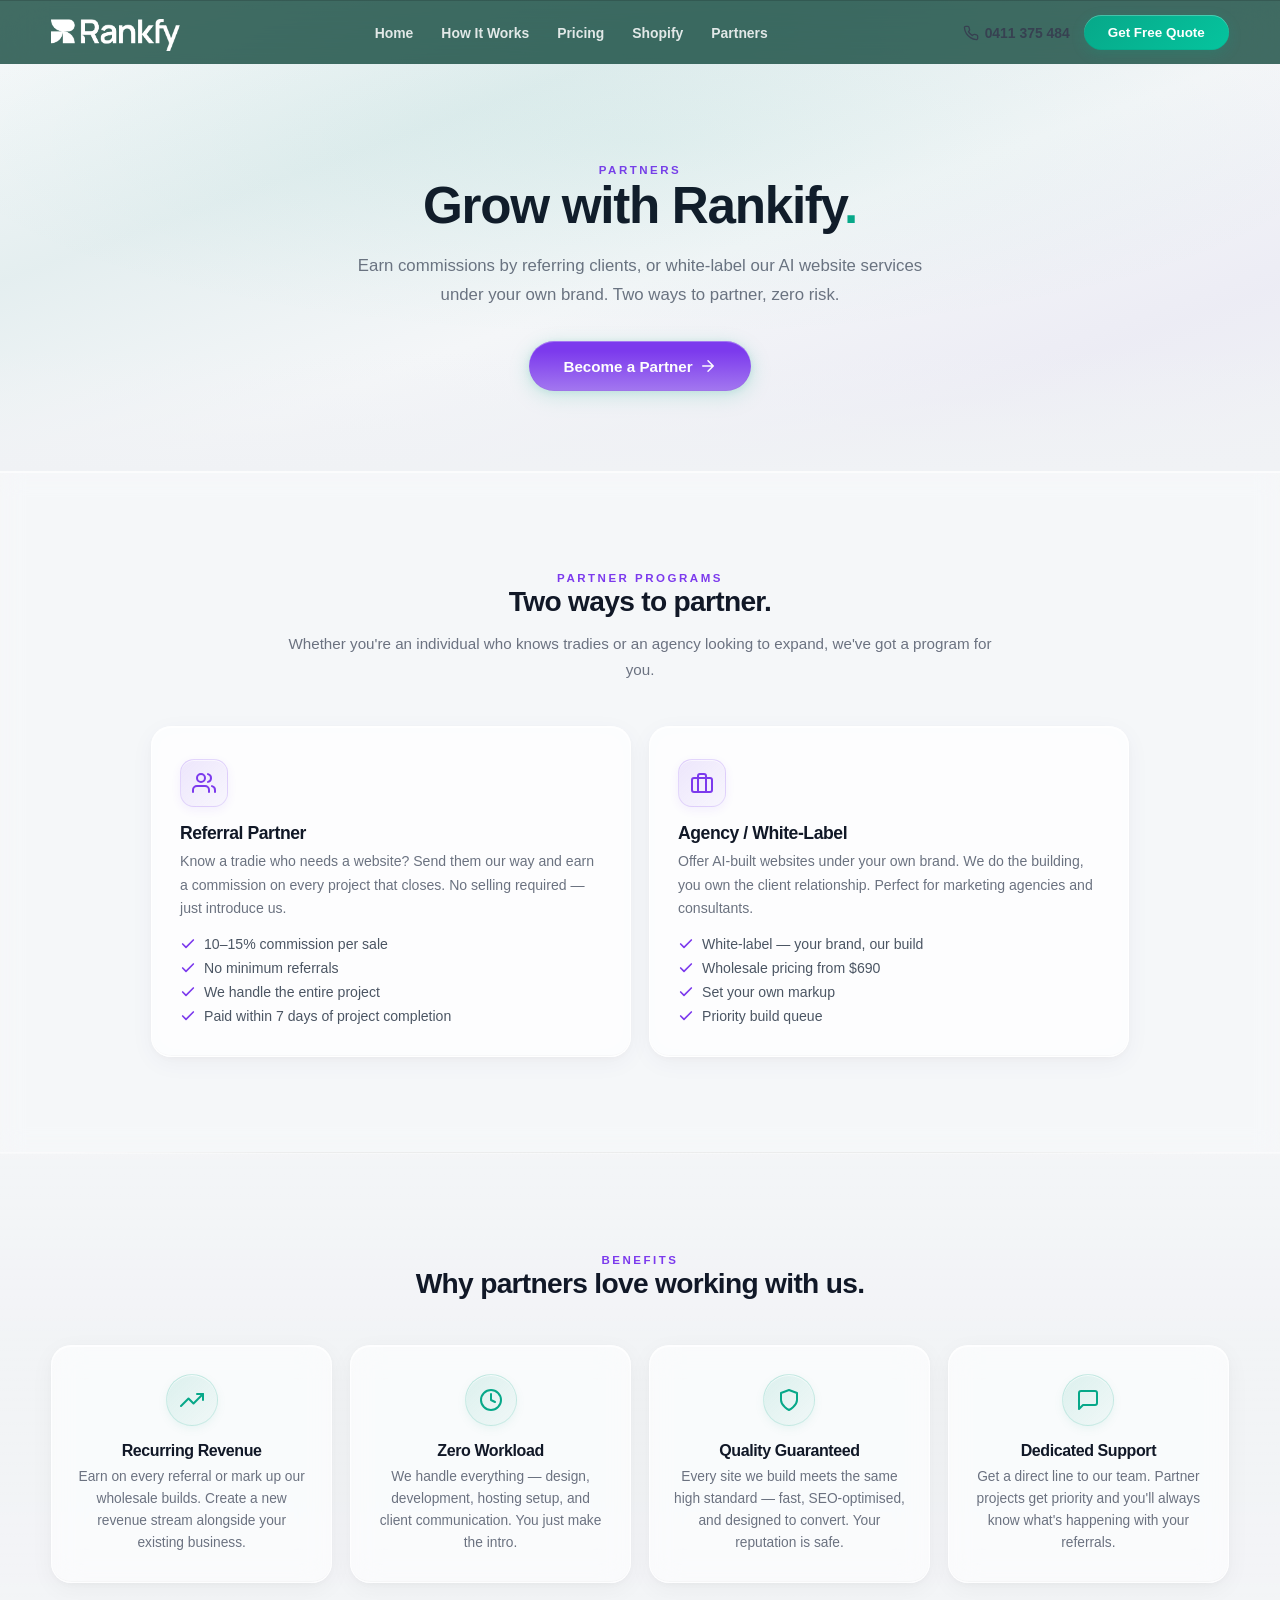
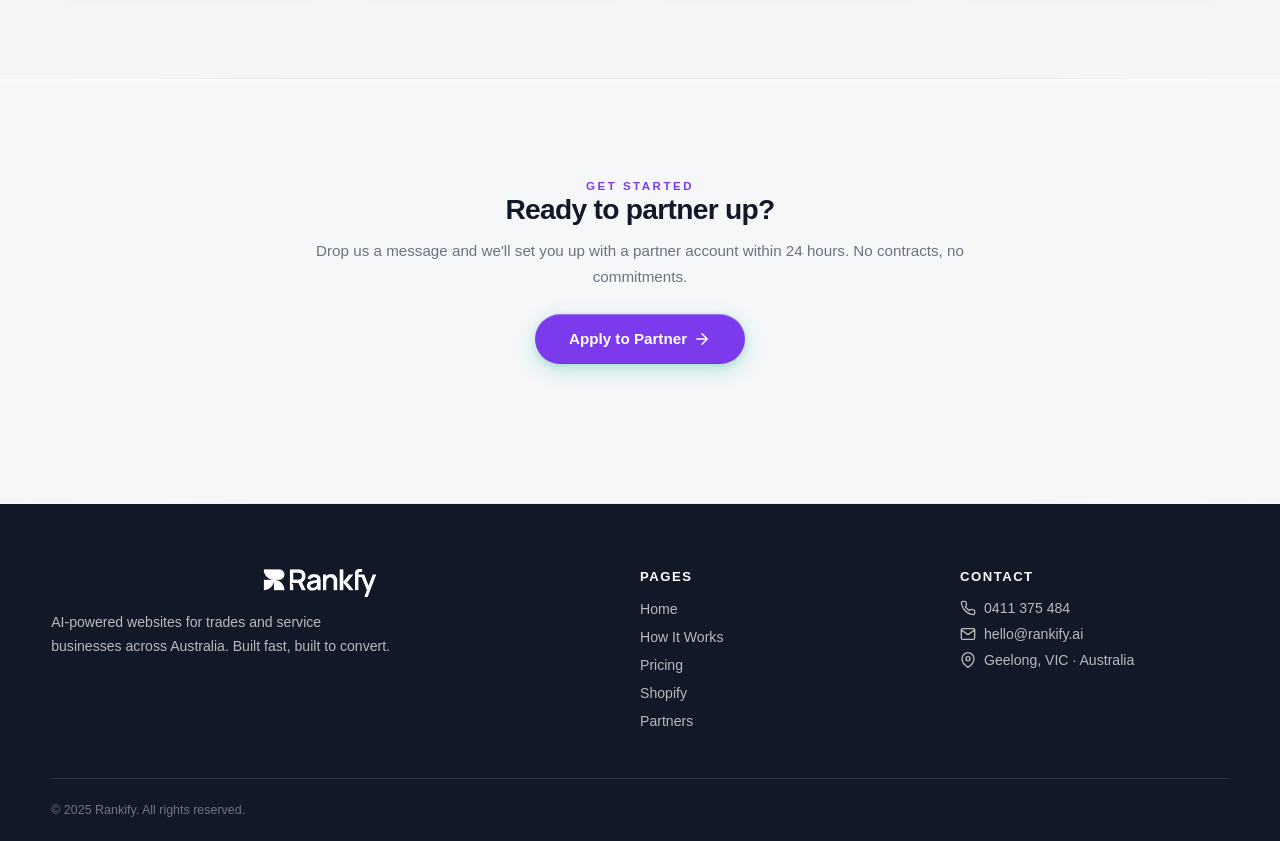
<file: partners.html>
<!DOCTYPE html>
<html lang="en">
<head>
<meta charset="UTF-8">
<meta name="viewport" content="width=device-width,initial-scale=1">
<title>Partner With Rankify — Referral &amp; White-Label Programs</title>
<meta name="description" content="Partner with Rankify and earn commissions or white-label our AI website services. Referral and agency partner programs available.">
<link rel="preconnect" href="https://fonts.googleapis.com">
<link rel="preconnect" href="https://fonts.gstatic.com" crossorigin>
<link href="https://fonts.googleapis.com/css2?family=Inter:wght@400;500;600;700;800&display=swap" rel="stylesheet">
<link rel="stylesheet" href="assets/site.css">
<link rel="icon" type="image/svg+xml" href="images/rankify-logo.svg">
</head>
<body>

<!-- NAV -->
<nav class="nav" id="nav">
  <div class="nav-in">
    <a href="index.html" class="logo"><img src="images/rankify-logo.svg" alt="Rankify"></a>
    <ul class="nav-l">
      <li><a href="index.html">Home</a></li>
      <li><a href="index.html#how-it-works">How It Works</a></li>
      <li><a href="index.html#pricing">Pricing</a></li>
      <li><a href="shopify.html">Shopify</a></li>
      <li><a href="partners.html">Partners</a></li>
    </ul>
    <div class="nav-r">
      <a href="tel:0411375484" class="nav-ph">
        <svg viewBox="0 0 24 24" fill="none" stroke="currentColor" stroke-width="2" stroke-linecap="round" stroke-linejoin="round"><path d="M22 16.92v3a2 2 0 0 1-2.18 2 19.79 19.79 0 0 1-8.63-3.07 19.5 19.5 0 0 1-6-6 19.79 19.79 0 0 1-3.07-8.67A2 2 0 0 1 4.11 2h3a2 2 0 0 1 2 1.72 12.84 12.84 0 0 0 .7 2.81 2 2 0 0 1-.45 2.11L8.09 9.91a16 16 0 0 0 6 6l1.27-1.27a2 2 0 0 1 2.11-.45 12.84 12.84 0 0 0 2.81.7A2 2 0 0 1 22 16.92z"/></svg>
        0411 375 484
      </a>
      <a href="index.html#quote-form" class="nav-cta">Get Free Quote</a>
    </div>
    <button class="mob-tog" aria-label="Menu"><span></span><span></span><span></span></button>
  </div>
</nav>

<!-- MOBILE DRAWER -->
<div class="mdrawer">
  <button class="mdrawer-close" aria-label="Close">&times;</button>
  <ul class="mdrawer-list">
    <li><a href="index.html">Home</a></li>
    <li><a href="index.html#how-it-works">How It Works</a></li>
    <li><a href="index.html#pricing">Pricing</a></li>
    <li><a href="shopify.html">Shopify</a></li>
    <li><a href="partners.html">Partners</a></li>
  </ul>
  <div class="mdrawer-cta">
    <a href="tel:0411375484" class="mc-call">Call 0411 375 484</a>
    <a href="index.html#quote-form" class="mc-quote">Get Free Quote</a>
  </div>
</div>

<!-- PAGE HERO -->
<section class="phero part-hero">
  <div class="ctr">
    <span class="sec-tag">Partners</span>
    <h1>Grow with Rankify<span class="dot">.</span></h1>
    <p>Earn commissions by referring clients, or white-label our AI website services under your own brand. Two ways to partner, zero risk.</p>
    <a href="index.html#quote-form" class="btn-p" style="background:var(--purple)">Become a Partner <svg width="18" height="18" viewBox="0 0 24 24" fill="none" stroke="currentColor" stroke-width="2" stroke-linecap="round" stroke-linejoin="round"><path d="M5 12h14M12 5l7 7-7 7"/></svg></a>
  </div>
</section>

<!-- PARTNER TYPES -->
<section class="sec sec-grey fade">
  <div class="ctr">
    <div class="sec-c">
      <span class="sec-tag" style="color:var(--purple)">Partner Programs</span>
      <h2 class="sec-t">Two ways to partner.</h2>
      <p class="sec-sub">Whether you're an individual who knows tradies or an agency looking to expand, we've got a program for you.</p>
    </div>
    <div class="part-types">
      <div class="part-card fade">
        <div class="part-ico"><svg viewBox="0 0 24 24" fill="none" stroke="currentColor" stroke-width="2" stroke-linecap="round" stroke-linejoin="round"><path d="M17 21v-2a4 4 0 0 0-4-4H5a4 4 0 0 0-4 4v2"/><circle cx="9" cy="7" r="4"/><path d="M23 21v-2a4 4 0 0 0-3-3.87"/><path d="M16 3.13a4 4 0 0 1 0 7.75"/></svg></div>
        <h4>Referral Partner</h4>
        <p>Know a tradie who needs a website? Send them our way and earn a commission on every project that closes. No selling required — just introduce us.</p>
        <ul style="list-style:none;margin-top:16px;display:flex;flex-direction:column;gap:8px">
          <li style="font-size:.88rem;color:var(--g600);display:flex;align-items:center;gap:8px"><svg width="16" height="16" viewBox="0 0 24 24" fill="none" stroke="var(--purple)" stroke-width="2.5" stroke-linecap="round" stroke-linejoin="round"><path d="M20 6L9 17l-5-5"/></svg> 10–15% commission per sale</li>
          <li style="font-size:.88rem;color:var(--g600);display:flex;align-items:center;gap:8px"><svg width="16" height="16" viewBox="0 0 24 24" fill="none" stroke="var(--purple)" stroke-width="2.5" stroke-linecap="round" stroke-linejoin="round"><path d="M20 6L9 17l-5-5"/></svg> No minimum referrals</li>
          <li style="font-size:.88rem;color:var(--g600);display:flex;align-items:center;gap:8px"><svg width="16" height="16" viewBox="0 0 24 24" fill="none" stroke="var(--purple)" stroke-width="2.5" stroke-linecap="round" stroke-linejoin="round"><path d="M20 6L9 17l-5-5"/></svg> We handle the entire project</li>
          <li style="font-size:.88rem;color:var(--g600);display:flex;align-items:center;gap:8px"><svg width="16" height="16" viewBox="0 0 24 24" fill="none" stroke="var(--purple)" stroke-width="2.5" stroke-linecap="round" stroke-linejoin="round"><path d="M20 6L9 17l-5-5"/></svg> Paid within 7 days of project completion</li>
        </ul>
      </div>
      <div class="part-card fade">
        <div class="part-ico"><svg viewBox="0 0 24 24" fill="none" stroke="currentColor" stroke-width="2" stroke-linecap="round" stroke-linejoin="round"><rect x="2" y="7" width="20" height="14" rx="2"/><path d="M16 21V5a2 2 0 0 0-2-2h-4a2 2 0 0 0-2 2v16"/></svg></div>
        <h4>Agency / White-Label</h4>
        <p>Offer AI-built websites under your own brand. We do the building, you own the client relationship. Perfect for marketing agencies and consultants.</p>
        <ul style="list-style:none;margin-top:16px;display:flex;flex-direction:column;gap:8px">
          <li style="font-size:.88rem;color:var(--g600);display:flex;align-items:center;gap:8px"><svg width="16" height="16" viewBox="0 0 24 24" fill="none" stroke="var(--purple)" stroke-width="2.5" stroke-linecap="round" stroke-linejoin="round"><path d="M20 6L9 17l-5-5"/></svg> White-label — your brand, our build</li>
          <li style="font-size:.88rem;color:var(--g600);display:flex;align-items:center;gap:8px"><svg width="16" height="16" viewBox="0 0 24 24" fill="none" stroke="var(--purple)" stroke-width="2.5" stroke-linecap="round" stroke-linejoin="round"><path d="M20 6L9 17l-5-5"/></svg> Wholesale pricing from $690</li>
          <li style="font-size:.88rem;color:var(--g600);display:flex;align-items:center;gap:8px"><svg width="16" height="16" viewBox="0 0 24 24" fill="none" stroke="var(--purple)" stroke-width="2.5" stroke-linecap="round" stroke-linejoin="round"><path d="M20 6L9 17l-5-5"/></svg> Set your own markup</li>
          <li style="font-size:.88rem;color:var(--g600);display:flex;align-items:center;gap:8px"><svg width="16" height="16" viewBox="0 0 24 24" fill="none" stroke="var(--purple)" stroke-width="2.5" stroke-linecap="round" stroke-linejoin="round"><path d="M20 6L9 17l-5-5"/></svg> Priority build queue</li>
        </ul>
      </div>
    </div>
  </div>
</section>

<!-- BENEFITS -->
<section class="sec fade">
  <div class="ctr">
    <div class="sec-c">
      <span class="sec-tag" style="color:var(--purple)">Benefits</span>
      <h2 class="sec-t">Why partners love working with us.</h2>
    </div>
    <div class="ben-grid">
      <div class="ben-card fade">
        <div class="ben-ico"><svg viewBox="0 0 24 24" fill="none" stroke="currentColor" stroke-width="2" stroke-linecap="round" stroke-linejoin="round"><polyline points="23 6 13.5 15.5 8.5 10.5 1 18"/><polyline points="17 6 23 6 23 12"/></svg></div>
        <h4>Recurring Revenue</h4>
        <p>Earn on every referral or mark up our wholesale builds. Create a new revenue stream alongside your existing business.</p>
      </div>
      <div class="ben-card fade">
        <div class="ben-ico"><svg viewBox="0 0 24 24" fill="none" stroke="currentColor" stroke-width="2" stroke-linecap="round" stroke-linejoin="round"><circle cx="12" cy="12" r="10"/><polyline points="12 6 12 12 16 14"/></svg></div>
        <h4>Zero Workload</h4>
        <p>We handle everything — design, development, hosting setup, and client communication. You just make the intro.</p>
      </div>
      <div class="ben-card fade">
        <div class="ben-ico"><svg viewBox="0 0 24 24" fill="none" stroke="currentColor" stroke-width="2" stroke-linecap="round" stroke-linejoin="round"><path d="M12 22s8-4 8-10V5l-8-3-8 3v7c0 6 8 10 8 10z"/></svg></div>
        <h4>Quality Guaranteed</h4>
        <p>Every site we build meets the same high standard — fast, SEO-optimised, and designed to convert. Your reputation is safe.</p>
      </div>
      <div class="ben-card fade">
        <div class="ben-ico"><svg viewBox="0 0 24 24" fill="none" stroke="currentColor" stroke-width="2" stroke-linecap="round" stroke-linejoin="round"><path d="M21 15a2 2 0 0 1-2 2H7l-4 4V5a2 2 0 0 1 2-2h14a2 2 0 0 1 2 2z"/></svg></div>
        <h4>Dedicated Support</h4>
        <p>Get a direct line to our team. Partner projects get priority and you'll always know what's happening with your referrals.</p>
      </div>
    </div>
  </div>
</section>

<!-- CTA -->
<section class="sec sec-grey fade">
  <div class="ctr">
    <div class="sec-c">
      <span class="sec-tag" style="color:var(--purple)">Get Started</span>
      <h2 class="sec-t">Ready to partner up?</h2>
      <p class="sec-sub">Drop us a message and we'll set you up with a partner account within 24 hours. No contracts, no commitments.</p>
      <a href="index.html#quote-form" class="btn-p" style="margin-top:24px;background:var(--purple)">Apply to Partner <svg width="18" height="18" viewBox="0 0 24 24" fill="none" stroke="currentColor" stroke-width="2" stroke-linecap="round" stroke-linejoin="round"><path d="M5 12h14M12 5l7 7-7 7"/></svg></a>
    </div>
  </div>
</section>

<!-- FOOTER -->
<footer class="footer">
  <div class="ctr">
    <div class="footer-grid">
      <div class="footer-brand">
        <img src="images/rankify-logo-white.svg" alt="Rankify">
        <p>AI-powered websites for trades and service businesses across Australia. Built fast, built to convert.</p>
      </div>
      <div>
        <h5>Pages</h5>
        <ul class="footer-links">
          <li><a href="index.html">Home</a></li>
          <li><a href="index.html#how-it-works">How It Works</a></li>
          <li><a href="index.html#pricing">Pricing</a></li>
          <li><a href="shopify.html">Shopify</a></li>
          <li><a href="partners.html">Partners</a></li>
        </ul>
      </div>
      <div>
        <h5>Contact</h5>
        <div class="footer-contact">
          <a href="tel:0411375484"><svg viewBox="0 0 24 24" fill="none" stroke="currentColor" stroke-width="2" stroke-linecap="round" stroke-linejoin="round"><path d="M22 16.92v3a2 2 0 0 1-2.18 2 19.79 19.79 0 0 1-8.63-3.07 19.5 19.5 0 0 1-6-6 19.79 19.79 0 0 1-3.07-8.67A2 2 0 0 1 4.11 2h3a2 2 0 0 1 2 1.72 12.84 12.84 0 0 0 .7 2.81 2 2 0 0 1-.45 2.11L8.09 9.91a16 16 0 0 0 6 6l1.27-1.27a2 2 0 0 1 2.11-.45 12.84 12.84 0 0 0 2.81.7A2 2 0 0 1 22 16.92z"/></svg> 0411 375 484</a>
          <a href="mailto:hello@rankify.ai"><svg viewBox="0 0 24 24" fill="none" stroke="currentColor" stroke-width="2" stroke-linecap="round" stroke-linejoin="round"><path d="M4 4h16c1.1 0 2 .9 2 2v12c0 1.1-.9 2-2 2H4c-1.1 0-2-.9-2-2V6c0-1.1.9-2 2-2z"/><polyline points="22,6 12,13 2,6"/></svg> hello@rankify.ai</a>
          <span><svg viewBox="0 0 24 24" fill="none" stroke="currentColor" stroke-width="2" stroke-linecap="round" stroke-linejoin="round"><path d="M21 10c0 7-9 13-9 13s-9-6-9-13a9 9 0 0 1 18 0z"/><circle cx="12" cy="10" r="3"/></svg> Geelong, VIC · Australia</span>
        </div>
      </div>
    </div>
    <div class="footer-bottom">&copy; 2025 Rankify. All rights reserved.</div>
  </div>
</footer>

<!-- FLOATING CTAs -->
<div class="float-cta">
  <a href="tel:0411375484" class="float-btn float-phone"><span class="float-phone-tip">0411 375 484</span><svg viewBox="0 0 24 24" fill="none" stroke="currentColor" stroke-width="2" stroke-linecap="round" stroke-linejoin="round"><path d="M22 16.92v3a2 2 0 0 1-2.18 2 19.79 19.79 0 0 1-8.63-3.07 19.5 19.5 0 0 1-6-6 19.79 19.79 0 0 1-3.07-8.67A2 2 0 0 1 4.11 2h3a2 2 0 0 1 2 1.72 12.84 12.84 0 0 0 .7 2.81 2 2 0 0 1-.45 2.11L8.09 9.91a16 16 0 0 0 6 6l1.27-1.27a2 2 0 0 1 2.11-.45 12.84 12.84 0 0 0 2.81.7A2 2 0 0 1 22 16.92z"/></svg></a>
  <a href="index.html#quote-form" class="float-btn float-quote"><svg viewBox="0 0 24 24" fill="none" stroke="currentColor" stroke-width="2" stroke-linecap="round" stroke-linejoin="round"><path d="M21 15a2 2 0 0 1-2 2H7l-4 4V5a2 2 0 0 1 2-2h14a2 2 0 0 1 2 2z"/></svg></a>
</div>
<div class="float-mob">
  <a href="tel:0411375484" class="fm-call">Call Now</a>
  <a href="index.html#quote-form" class="fm-quote">Free Quote</a>
</div>

<script src="assets/site.js"></script>
</body>
</html>
</file>
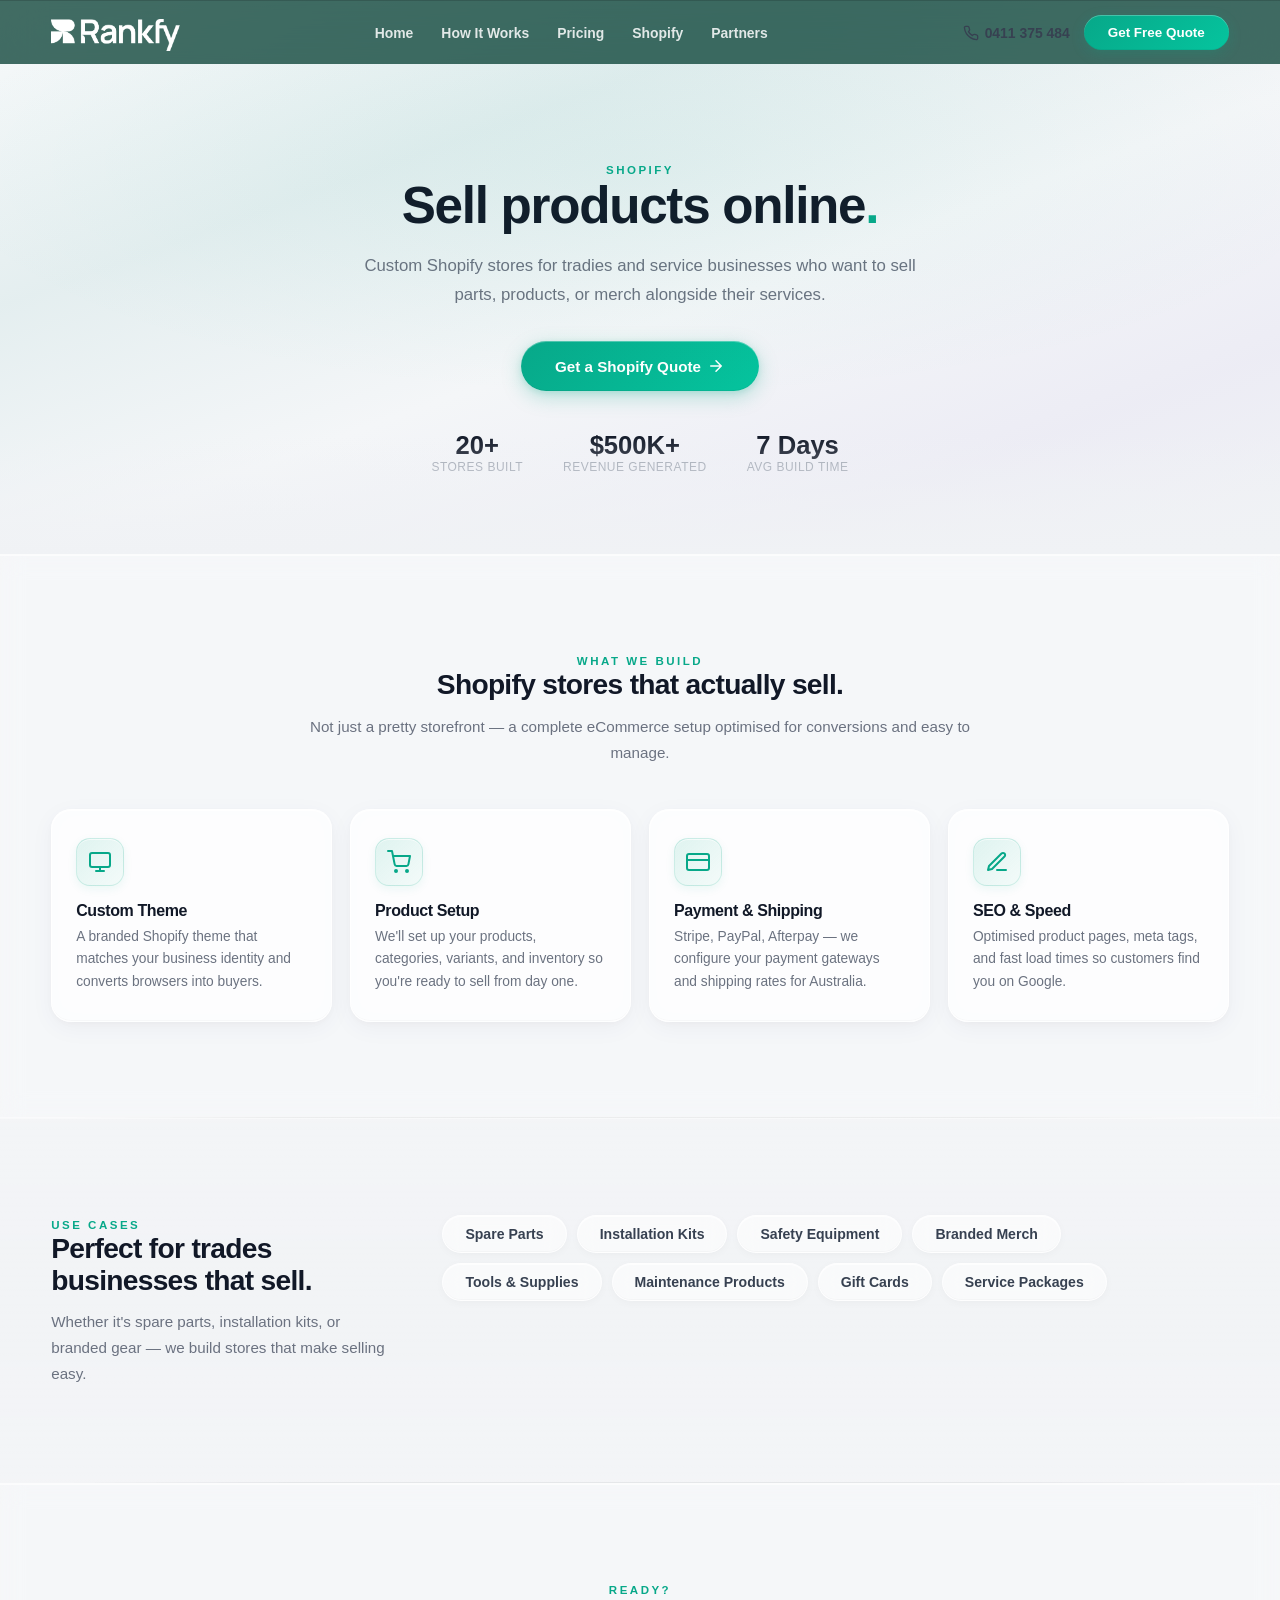
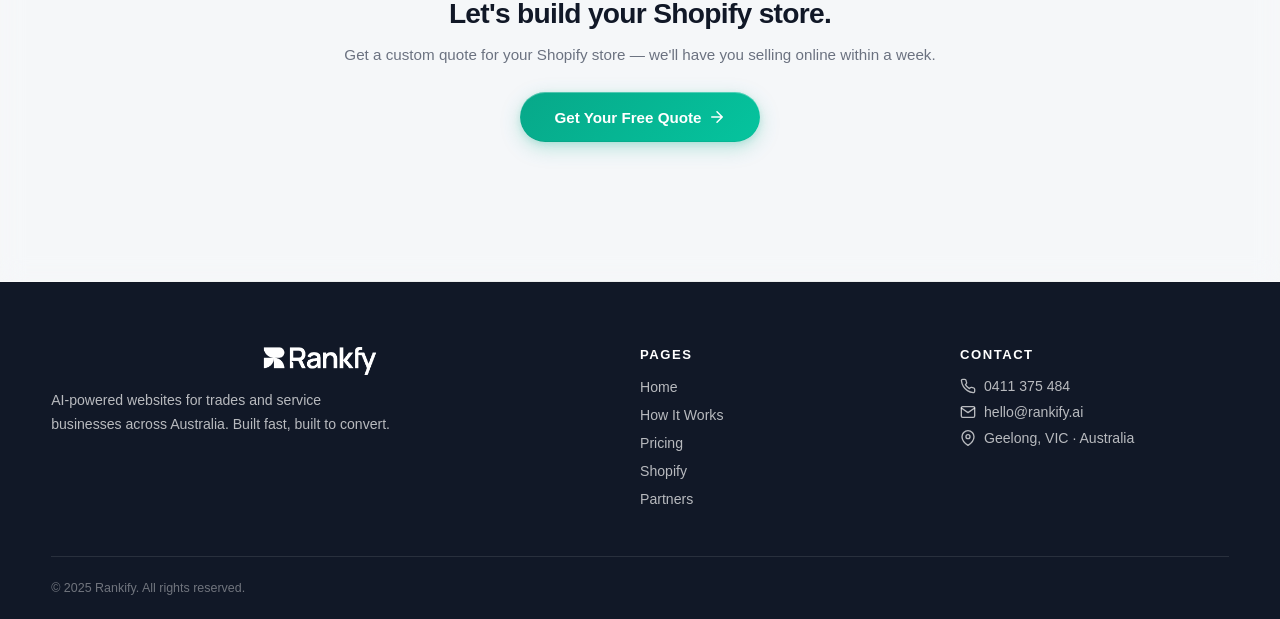
<file: shopify.html>
<!DOCTYPE html>
<html lang="en">
<head>
<meta charset="UTF-8">
<meta name="viewport" content="width=device-width,initial-scale=1">
<title>Shopify Stores — Rankify</title>
<meta name="description" content="Custom Shopify stores for trades and service businesses. Sell products alongside your services with a store built to convert.">
<link rel="preconnect" href="https://fonts.googleapis.com">
<link rel="preconnect" href="https://fonts.gstatic.com" crossorigin>
<link href="https://fonts.googleapis.com/css2?family=Inter:wght@400;500;600;700;800&display=swap" rel="stylesheet">
<link rel="stylesheet" href="assets/site.css">
<link rel="icon" type="image/svg+xml" href="images/rankify-logo.svg">
</head>
<body>

<!-- NAV -->
<nav class="nav" id="nav">
  <div class="nav-in">
    <a href="index.html" class="logo"><img src="images/rankify-logo.svg" alt="Rankify"></a>
    <ul class="nav-l">
      <li><a href="index.html">Home</a></li>
      <li><a href="index.html#how-it-works">How It Works</a></li>
      <li><a href="index.html#pricing">Pricing</a></li>
      <li><a href="shopify.html">Shopify</a></li>
      <li><a href="partners.html">Partners</a></li>
    </ul>
    <div class="nav-r">
      <a href="tel:0411375484" class="nav-ph">
        <svg viewBox="0 0 24 24" fill="none" stroke="currentColor" stroke-width="2" stroke-linecap="round" stroke-linejoin="round"><path d="M22 16.92v3a2 2 0 0 1-2.18 2 19.79 19.79 0 0 1-8.63-3.07 19.5 19.5 0 0 1-6-6 19.79 19.79 0 0 1-3.07-8.67A2 2 0 0 1 4.11 2h3a2 2 0 0 1 2 1.72 12.84 12.84 0 0 0 .7 2.81 2 2 0 0 1-.45 2.11L8.09 9.91a16 16 0 0 0 6 6l1.27-1.27a2 2 0 0 1 2.11-.45 12.84 12.84 0 0 0 2.81.7A2 2 0 0 1 22 16.92z"/></svg>
        0411 375 484
      </a>
      <a href="index.html#quote-form" class="nav-cta">Get Free Quote</a>
    </div>
    <button class="mob-tog" aria-label="Menu"><span></span><span></span><span></span></button>
  </div>
</nav>

<!-- MOBILE DRAWER -->
<div class="mdrawer">
  <button class="mdrawer-close" aria-label="Close">&times;</button>
  <ul class="mdrawer-list">
    <li><a href="index.html">Home</a></li>
    <li><a href="index.html#how-it-works">How It Works</a></li>
    <li><a href="index.html#pricing">Pricing</a></li>
    <li><a href="shopify.html">Shopify</a></li>
    <li><a href="partners.html">Partners</a></li>
  </ul>
  <div class="mdrawer-cta">
    <a href="tel:0411375484" class="mc-call">Call 0411 375 484</a>
    <a href="index.html#quote-form" class="mc-quote">Get Free Quote</a>
  </div>
</div>

<!-- PAGE HERO -->
<section class="phero">
  <div class="ctr">
    <span class="sec-tag">Shopify</span>
    <h1>Sell products online<span class="dot">.</span></h1>
    <p>Custom Shopify stores for tradies and service businesses who want to sell parts, products, or merch alongside their services.</p>
    <a href="index.html#quote-form" class="btn-p">Get a Shopify Quote <svg width="18" height="18" viewBox="0 0 24 24" fill="none" stroke="currentColor" stroke-width="2" stroke-linecap="round" stroke-linejoin="round"><path d="M5 12h14M12 5l7 7-7 7"/></svg></a>
    <div class="phero-stats fade">
      <div class="phero-stat"><div class="ps-val">20+</div><div class="ps-label">Stores Built</div></div>
      <div class="phero-stat"><div class="ps-val">$500K+</div><div class="ps-label">Revenue Generated</div></div>
      <div class="phero-stat"><div class="ps-val">7 Days</div><div class="ps-label">Avg Build Time</div></div>
    </div>
  </div>
</section>

<!-- WHAT WE BUILD -->
<section class="sec sec-grey fade">
  <div class="ctr">
    <div class="sec-c">
      <span class="sec-tag">What We Build</span>
      <h2 class="sec-t">Shopify stores that actually sell.</h2>
      <p class="sec-sub">Not just a pretty storefront — a complete eCommerce setup optimised for conversions and easy to manage.</p>
    </div>
    <div class="shop-grid">
      <div class="shop-card fade">
        <div class="shop-ico"><svg viewBox="0 0 24 24" fill="none" stroke="currentColor" stroke-width="2" stroke-linecap="round" stroke-linejoin="round"><rect x="2" y="3" width="20" height="14" rx="2"/><line x1="8" y1="21" x2="16" y2="21"/><line x1="12" y1="17" x2="12" y2="21"/></svg></div>
        <h4>Custom Theme</h4>
        <p>A branded Shopify theme that matches your business identity and converts browsers into buyers.</p>
      </div>
      <div class="shop-card fade">
        <div class="shop-ico"><svg viewBox="0 0 24 24" fill="none" stroke="currentColor" stroke-width="2" stroke-linecap="round" stroke-linejoin="round"><circle cx="9" cy="21" r="1"/><circle cx="20" cy="21" r="1"/><path d="M1 1h4l2.68 13.39a2 2 0 0 0 2 1.61h9.72a2 2 0 0 0 2-1.61L23 6H6"/></svg></div>
        <h4>Product Setup</h4>
        <p>We'll set up your products, categories, variants, and inventory so you're ready to sell from day one.</p>
      </div>
      <div class="shop-card fade">
        <div class="shop-ico"><svg viewBox="0 0 24 24" fill="none" stroke="currentColor" stroke-width="2" stroke-linecap="round" stroke-linejoin="round"><rect x="1" y="4" width="22" height="16" rx="2"/><line x1="1" y1="10" x2="23" y2="10"/></svg></div>
        <h4>Payment &amp; Shipping</h4>
        <p>Stripe, PayPal, Afterpay — we configure your payment gateways and shipping rates for Australia.</p>
      </div>
      <div class="shop-card fade">
        <div class="shop-ico"><svg viewBox="0 0 24 24" fill="none" stroke="currentColor" stroke-width="2" stroke-linecap="round" stroke-linejoin="round"><path d="M12 20h9"/><path d="M16.5 3.5a2.121 2.121 0 0 1 3 3L7 19l-4 1 1-4L16.5 3.5z"/></svg></div>
        <h4>SEO &amp; Speed</h4>
        <p>Optimised product pages, meta tags, and fast load times so customers find you on Google.</p>
      </div>
    </div>
  </div>
</section>

<!-- USE CASES -->
<section class="sec fade">
  <div class="ctr">
    <div class="ind-grid">
      <div>
        <span class="sec-tag">Use Cases</span>
        <h2 class="sec-t">Perfect for trades businesses that sell.</h2>
        <p class="sec-sub">Whether it's spare parts, installation kits, or branded gear — we build stores that make selling easy.</p>
      </div>
      <div class="ind-pills">
        <span class="ind-pill">Spare Parts</span>
        <span class="ind-pill">Installation Kits</span>
        <span class="ind-pill">Safety Equipment</span>
        <span class="ind-pill">Branded Merch</span>
        <span class="ind-pill">Tools &amp; Supplies</span>
        <span class="ind-pill">Maintenance Products</span>
        <span class="ind-pill">Gift Cards</span>
        <span class="ind-pill">Service Packages</span>
      </div>
    </div>
  </div>
</section>

<!-- CTA -->
<section class="sec sec-grey fade">
  <div class="ctr">
    <div class="sec-c">
      <span class="sec-tag">Ready?</span>
      <h2 class="sec-t">Let's build your Shopify store.</h2>
      <p class="sec-sub">Get a custom quote for your Shopify store — we'll have you selling online within a week.</p>
      <a href="index.html#quote-form" class="btn-p" style="margin-top:24px">Get Your Free Quote <svg width="18" height="18" viewBox="0 0 24 24" fill="none" stroke="currentColor" stroke-width="2" stroke-linecap="round" stroke-linejoin="round"><path d="M5 12h14M12 5l7 7-7 7"/></svg></a>
    </div>
  </div>
</section>

<!-- FOOTER -->
<footer class="footer">
  <div class="ctr">
    <div class="footer-grid">
      <div class="footer-brand">
        <img src="images/rankify-logo-white.svg" alt="Rankify">
        <p>AI-powered websites for trades and service businesses across Australia. Built fast, built to convert.</p>
      </div>
      <div>
        <h5>Pages</h5>
        <ul class="footer-links">
          <li><a href="index.html">Home</a></li>
          <li><a href="index.html#how-it-works">How It Works</a></li>
          <li><a href="index.html#pricing">Pricing</a></li>
          <li><a href="shopify.html">Shopify</a></li>
          <li><a href="partners.html">Partners</a></li>
        </ul>
      </div>
      <div>
        <h5>Contact</h5>
        <div class="footer-contact">
          <a href="tel:0411375484"><svg viewBox="0 0 24 24" fill="none" stroke="currentColor" stroke-width="2" stroke-linecap="round" stroke-linejoin="round"><path d="M22 16.92v3a2 2 0 0 1-2.18 2 19.79 19.79 0 0 1-8.63-3.07 19.5 19.5 0 0 1-6-6 19.79 19.79 0 0 1-3.07-8.67A2 2 0 0 1 4.11 2h3a2 2 0 0 1 2 1.72 12.84 12.84 0 0 0 .7 2.81 2 2 0 0 1-.45 2.11L8.09 9.91a16 16 0 0 0 6 6l1.27-1.27a2 2 0 0 1 2.11-.45 12.84 12.84 0 0 0 2.81.7A2 2 0 0 1 22 16.92z"/></svg> 0411 375 484</a>
          <a href="mailto:hello@rankify.ai"><svg viewBox="0 0 24 24" fill="none" stroke="currentColor" stroke-width="2" stroke-linecap="round" stroke-linejoin="round"><path d="M4 4h16c1.1 0 2 .9 2 2v12c0 1.1-.9 2-2 2H4c-1.1 0-2-.9-2-2V6c0-1.1.9-2 2-2z"/><polyline points="22,6 12,13 2,6"/></svg> hello@rankify.ai</a>
          <span><svg viewBox="0 0 24 24" fill="none" stroke="currentColor" stroke-width="2" stroke-linecap="round" stroke-linejoin="round"><path d="M21 10c0 7-9 13-9 13s-9-6-9-13a9 9 0 0 1 18 0z"/><circle cx="12" cy="10" r="3"/></svg> Geelong, VIC · Australia</span>
        </div>
      </div>
    </div>
    <div class="footer-bottom">&copy; 2025 Rankify. All rights reserved.</div>
  </div>
</footer>

<!-- FLOATING CTAs -->
<div class="float-cta">
  <a href="tel:0411375484" class="float-btn float-phone"><span class="float-phone-tip">0411 375 484</span><svg viewBox="0 0 24 24" fill="none" stroke="currentColor" stroke-width="2" stroke-linecap="round" stroke-linejoin="round"><path d="M22 16.92v3a2 2 0 0 1-2.18 2 19.79 19.79 0 0 1-8.63-3.07 19.5 19.5 0 0 1-6-6 19.79 19.79 0 0 1-3.07-8.67A2 2 0 0 1 4.11 2h3a2 2 0 0 1 2 1.72 12.84 12.84 0 0 0 .7 2.81 2 2 0 0 1-.45 2.11L8.09 9.91a16 16 0 0 0 6 6l1.27-1.27a2 2 0 0 1 2.11-.45 12.84 12.84 0 0 0 2.81.7A2 2 0 0 1 22 16.92z"/></svg></a>
  <a href="index.html#quote-form" class="float-btn float-quote"><svg viewBox="0 0 24 24" fill="none" stroke="currentColor" stroke-width="2" stroke-linecap="round" stroke-linejoin="round"><path d="M21 15a2 2 0 0 1-2 2H7l-4 4V5a2 2 0 0 1 2-2h14a2 2 0 0 1 2 2z"/></svg></a>
</div>
<div class="float-mob">
  <a href="tel:0411375484" class="fm-call">Call Now</a>
  <a href="index.html#quote-form" class="fm-quote">Free Quote</a>
</div>

<script src="assets/site.js"></script>
</body>
</html>
</file>
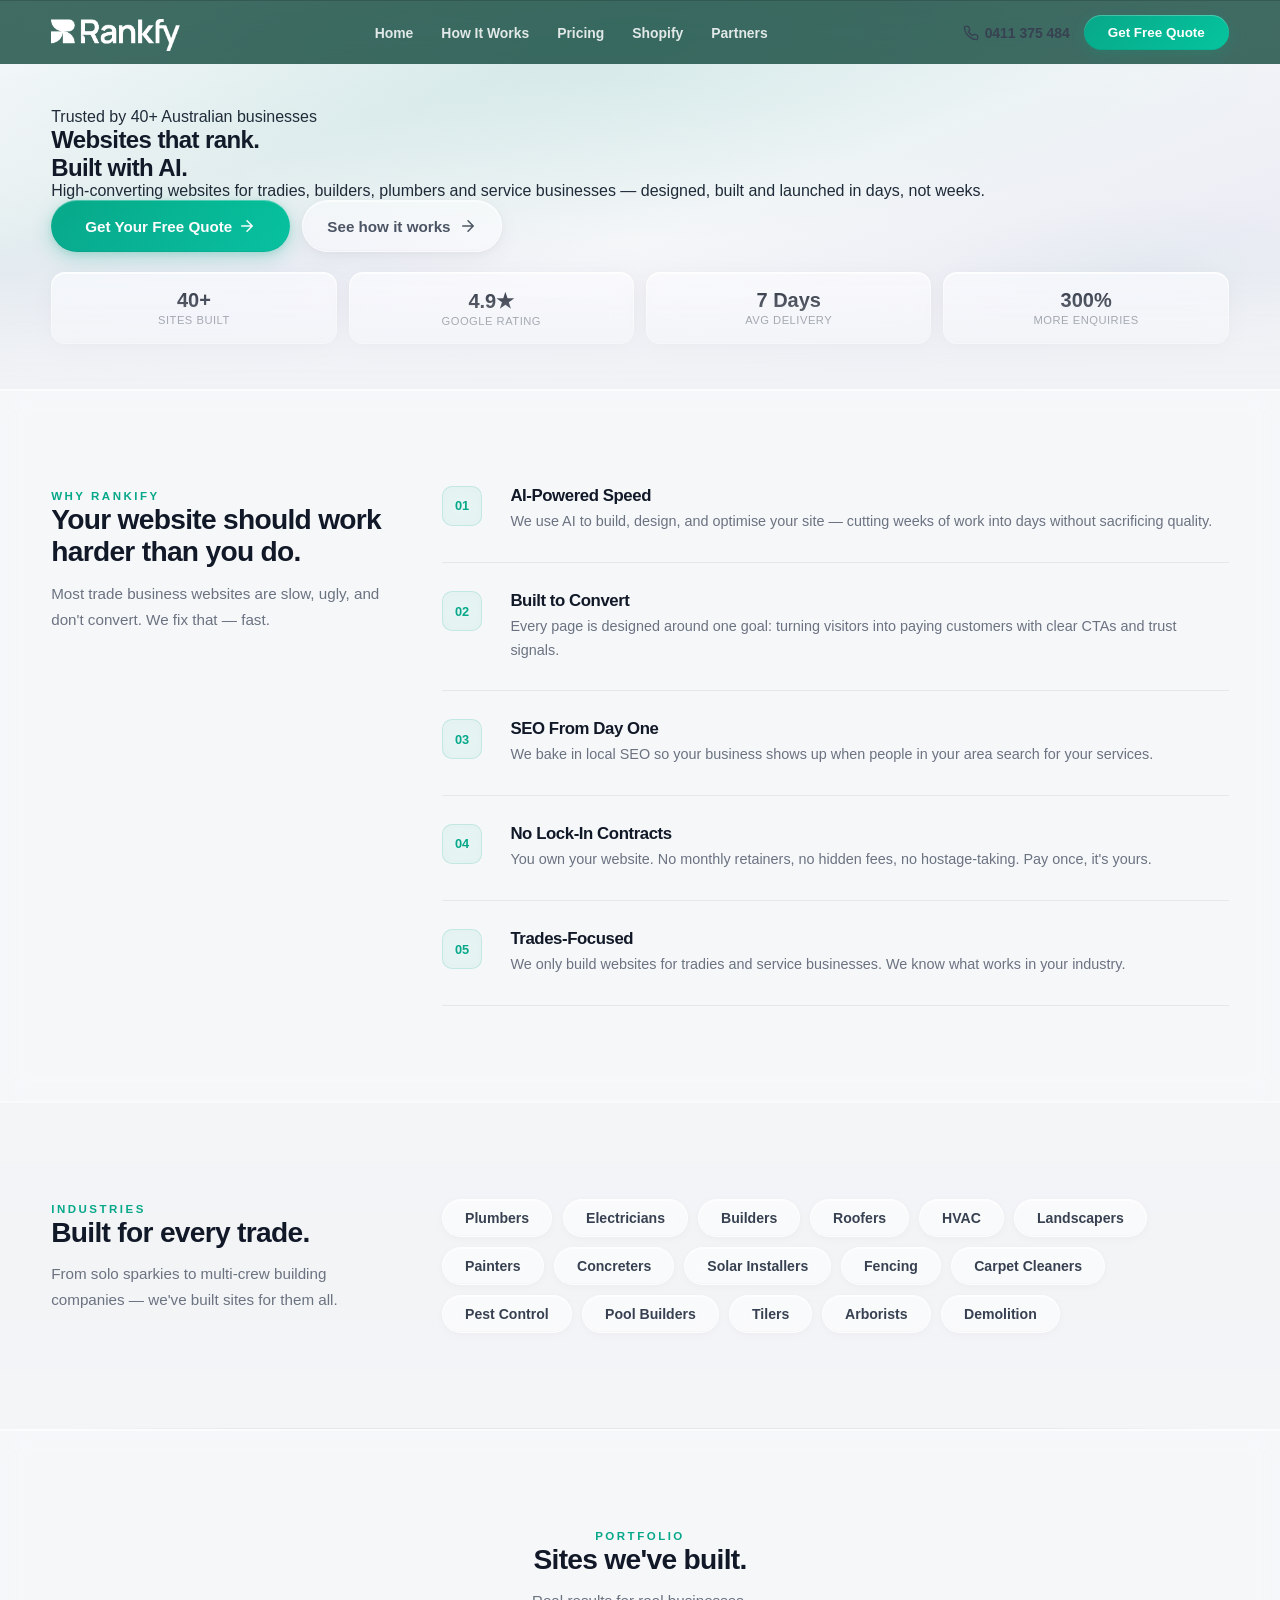
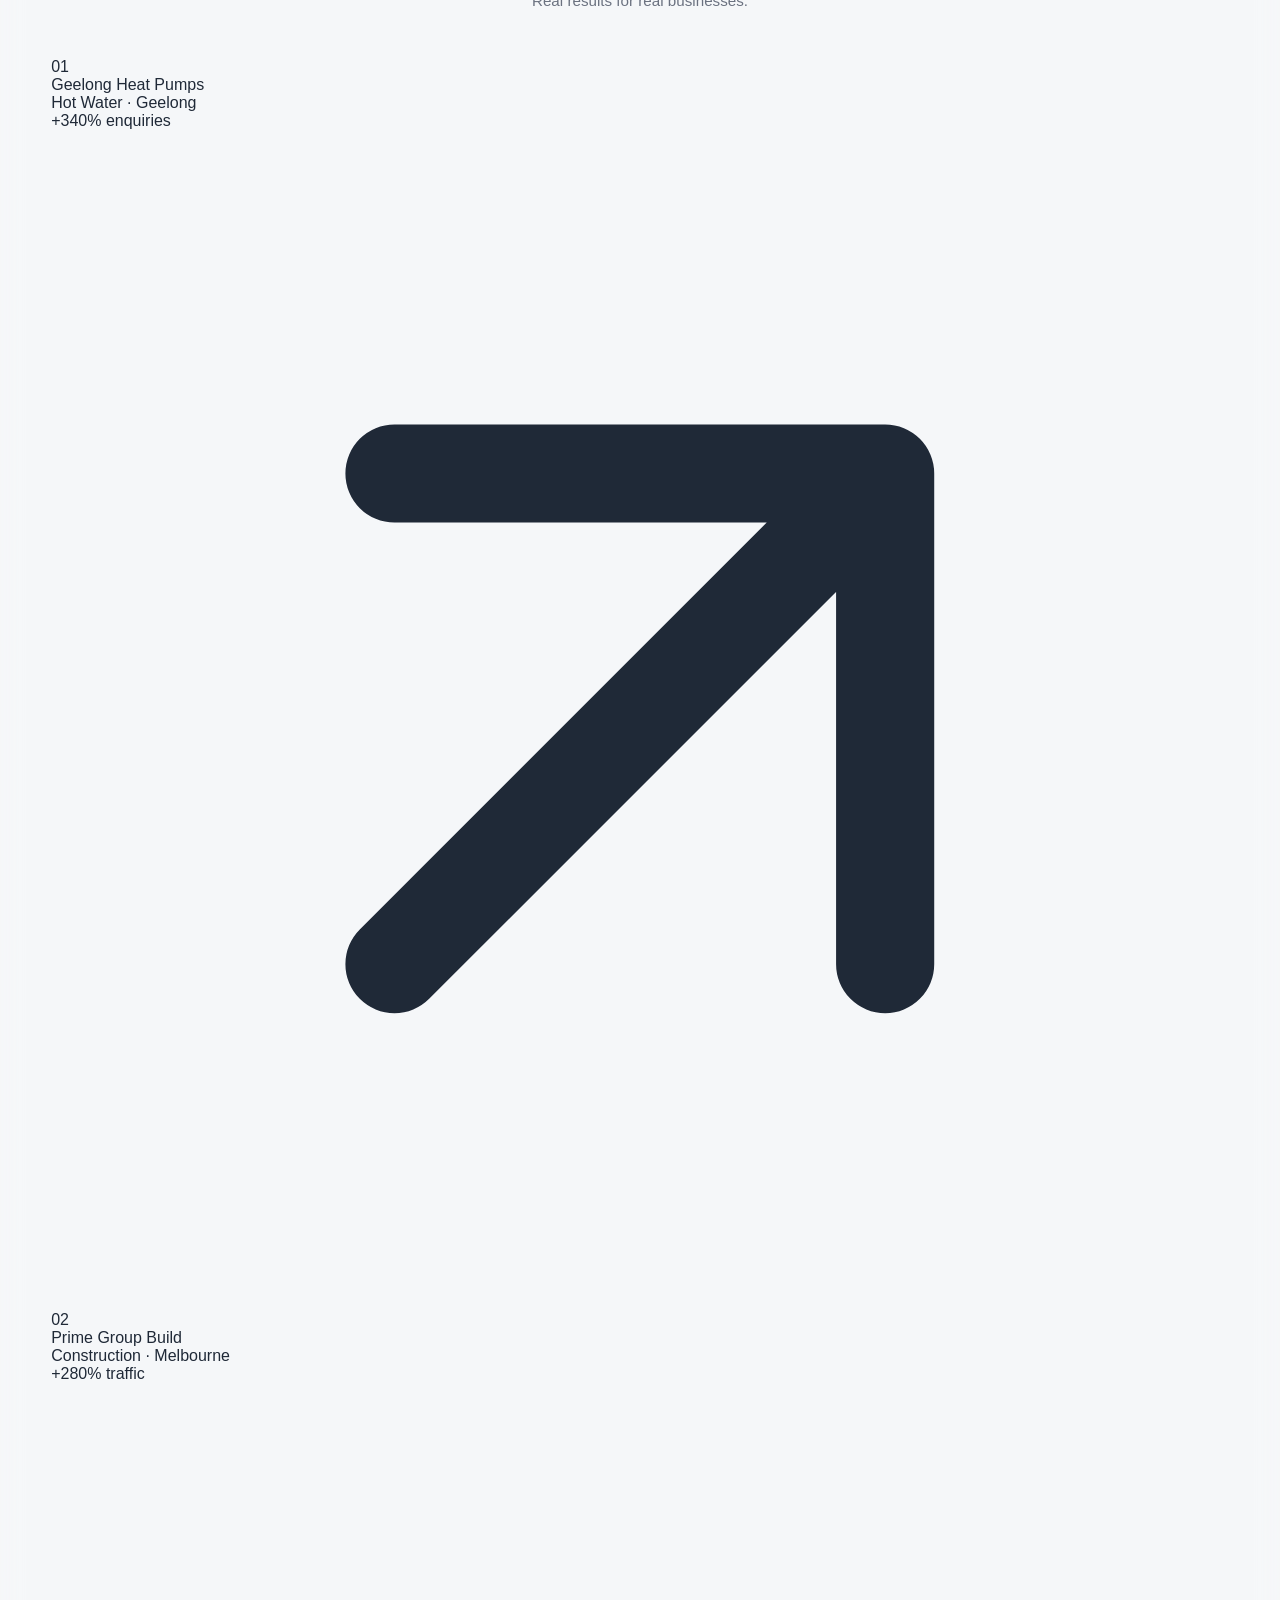
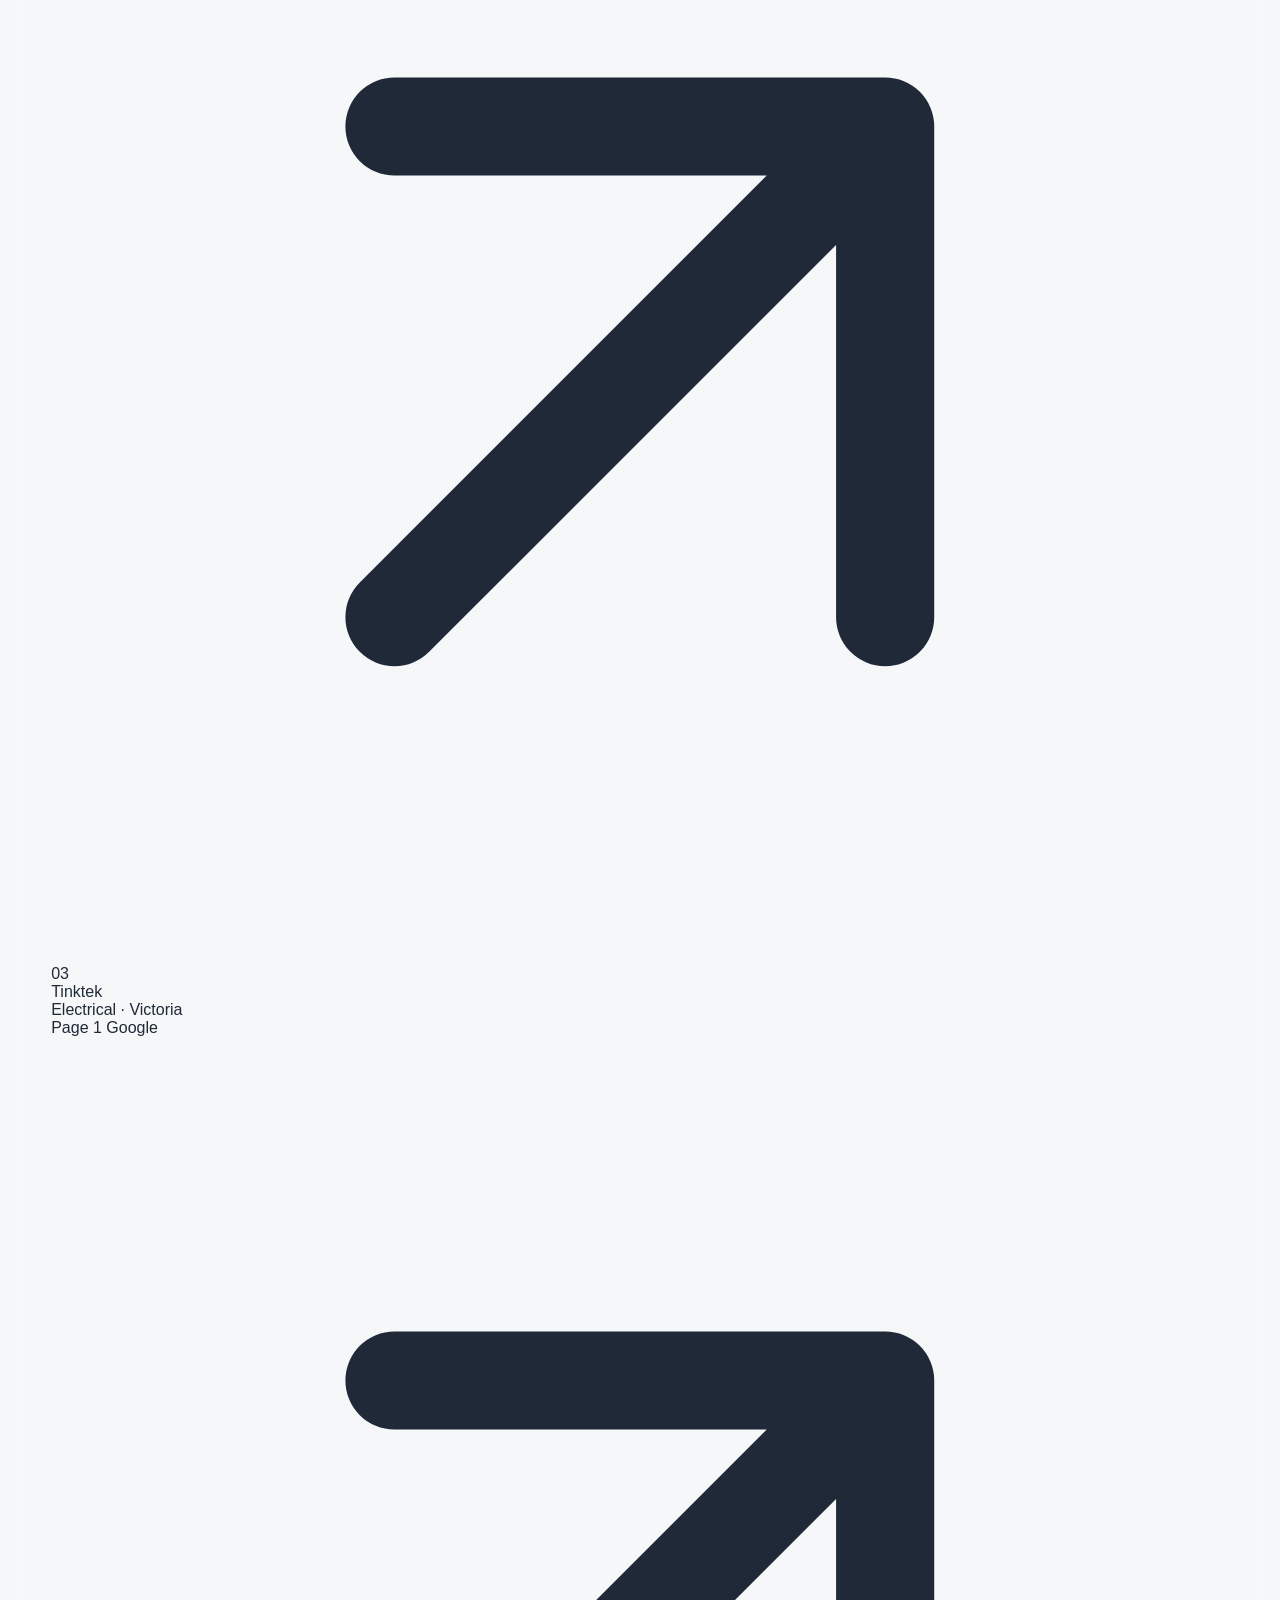
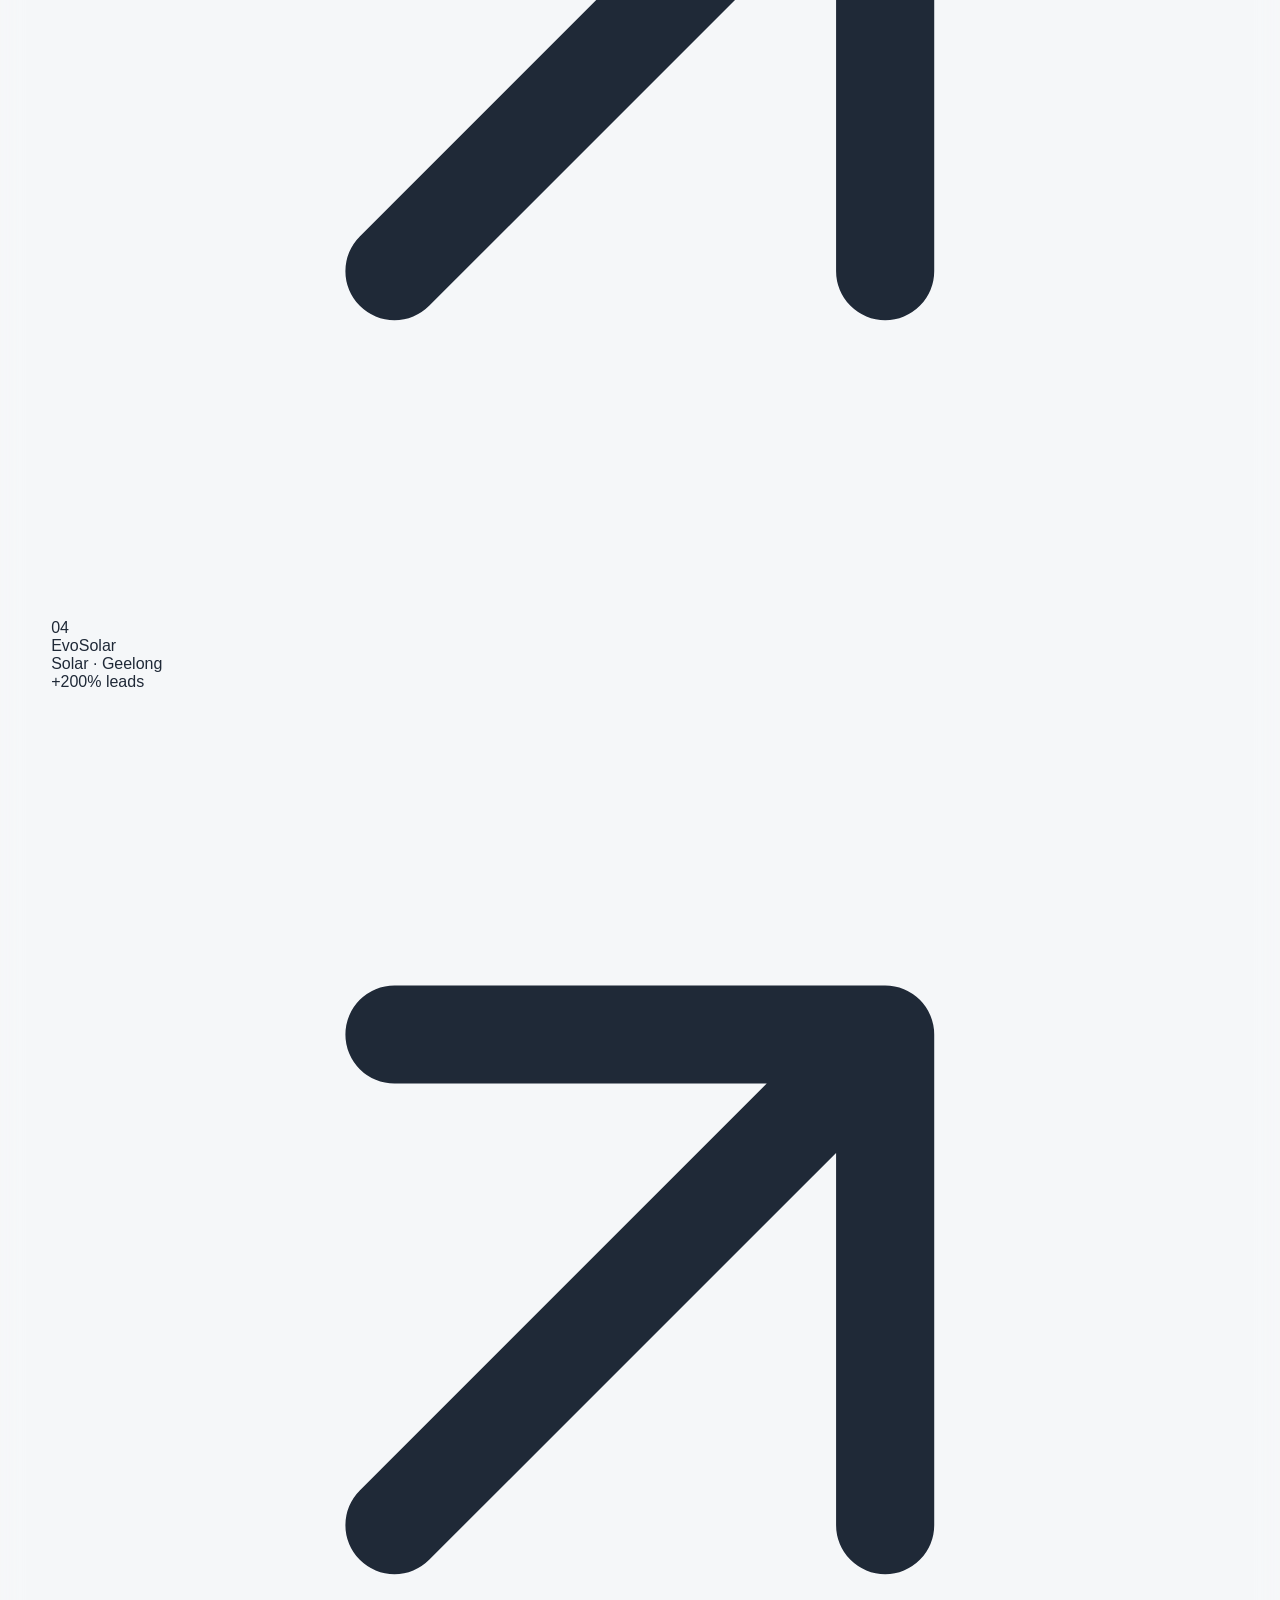
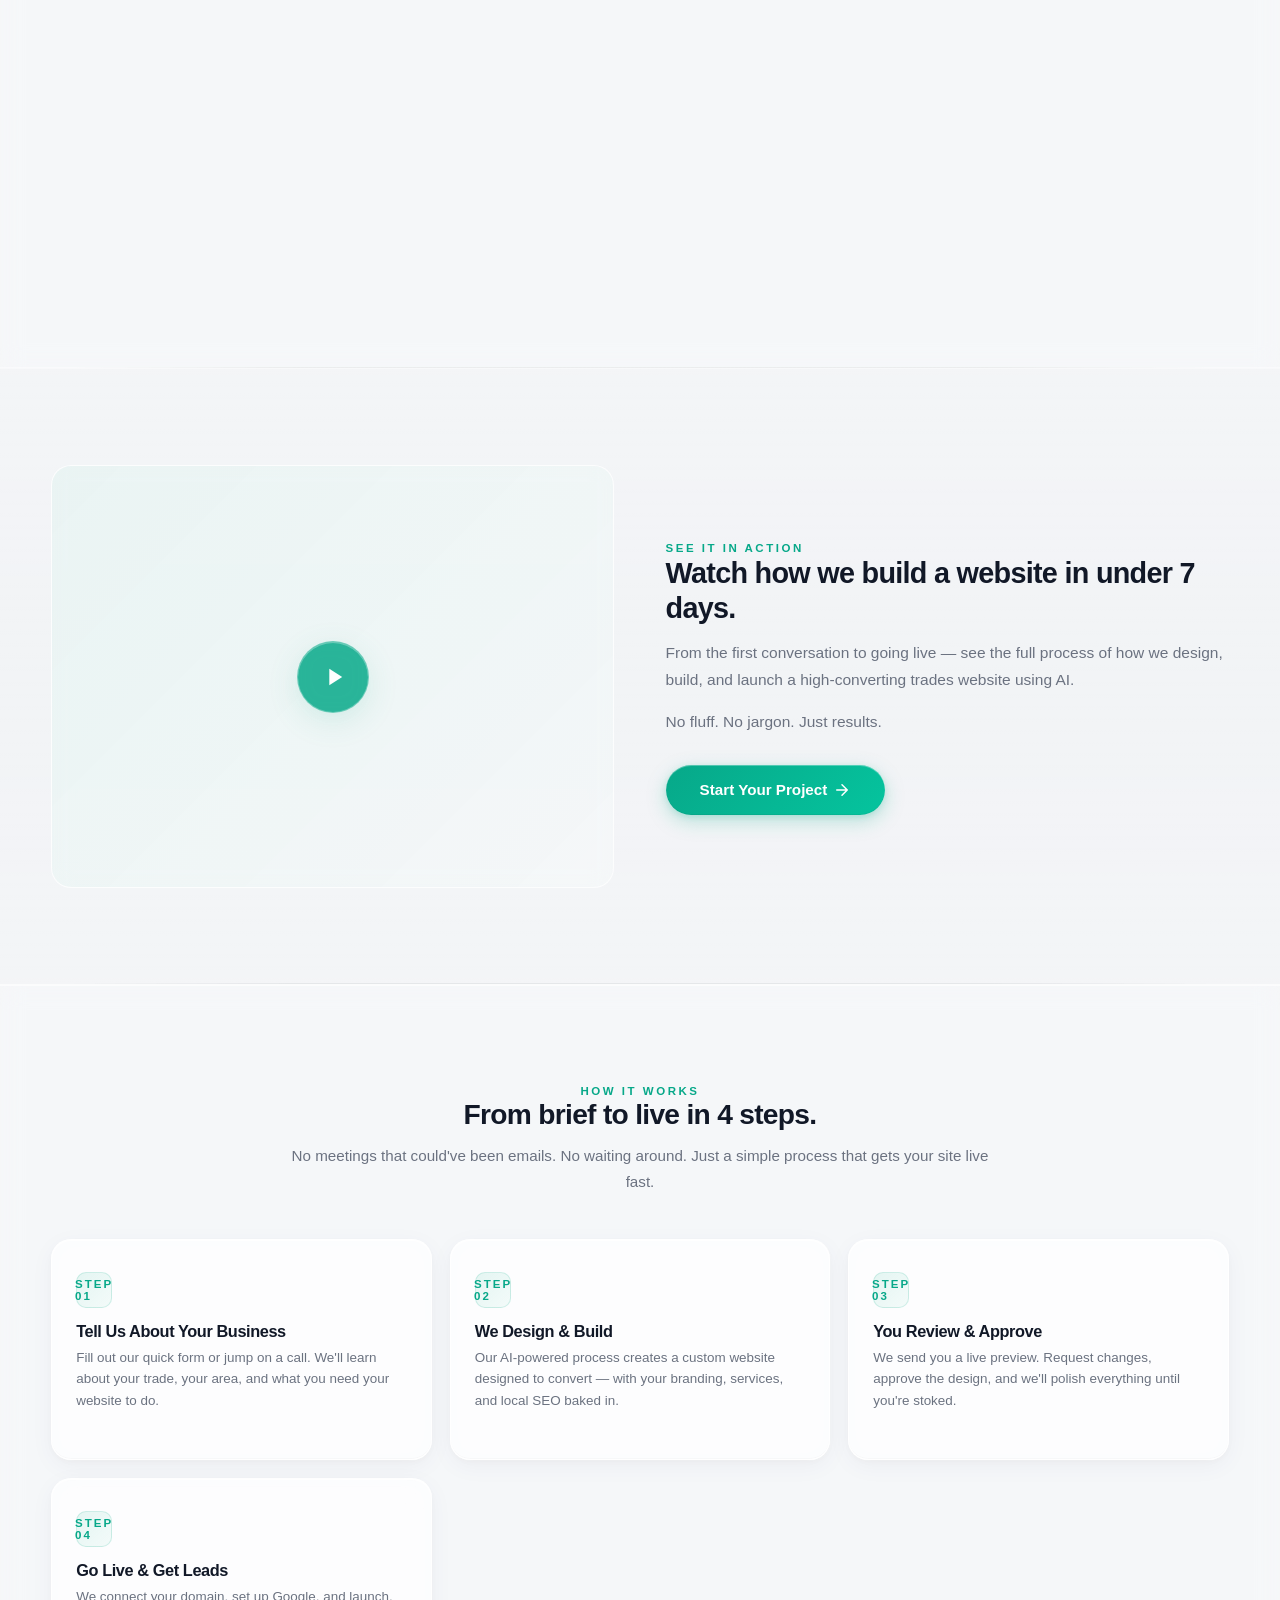
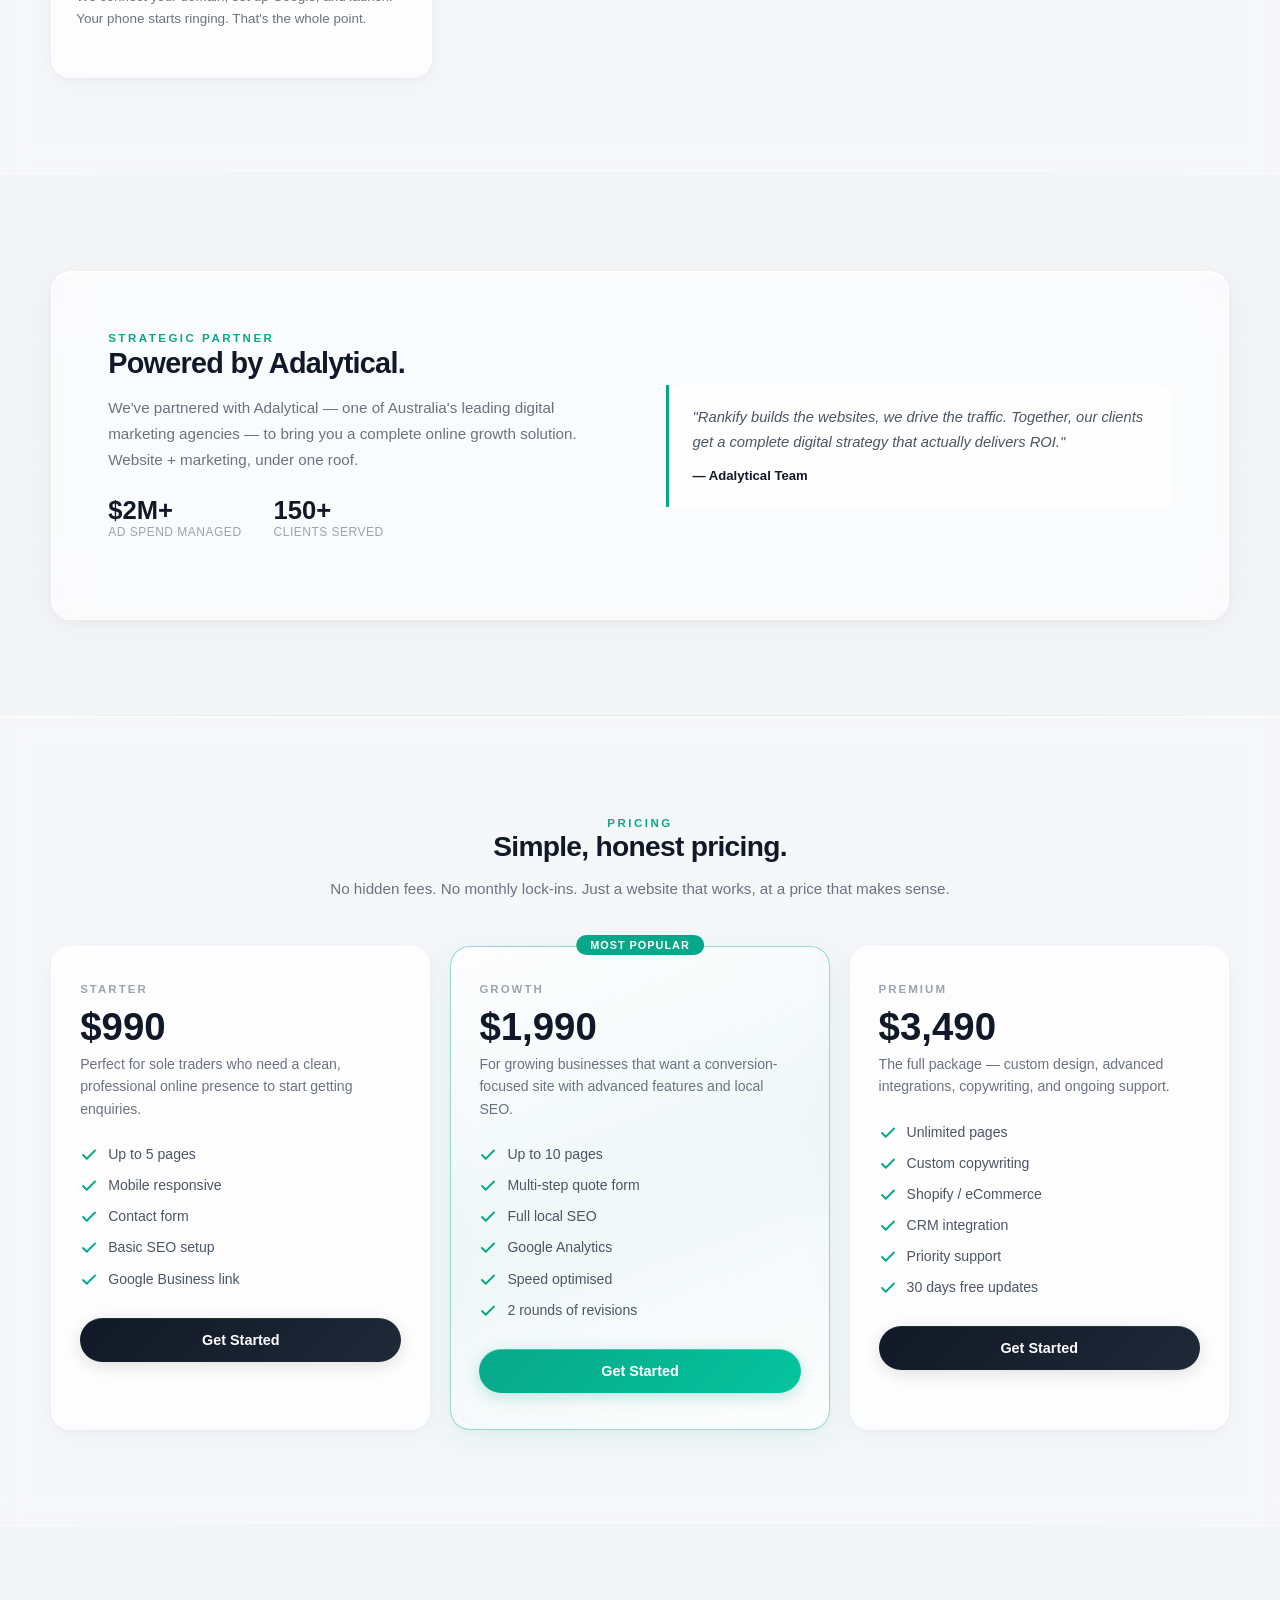
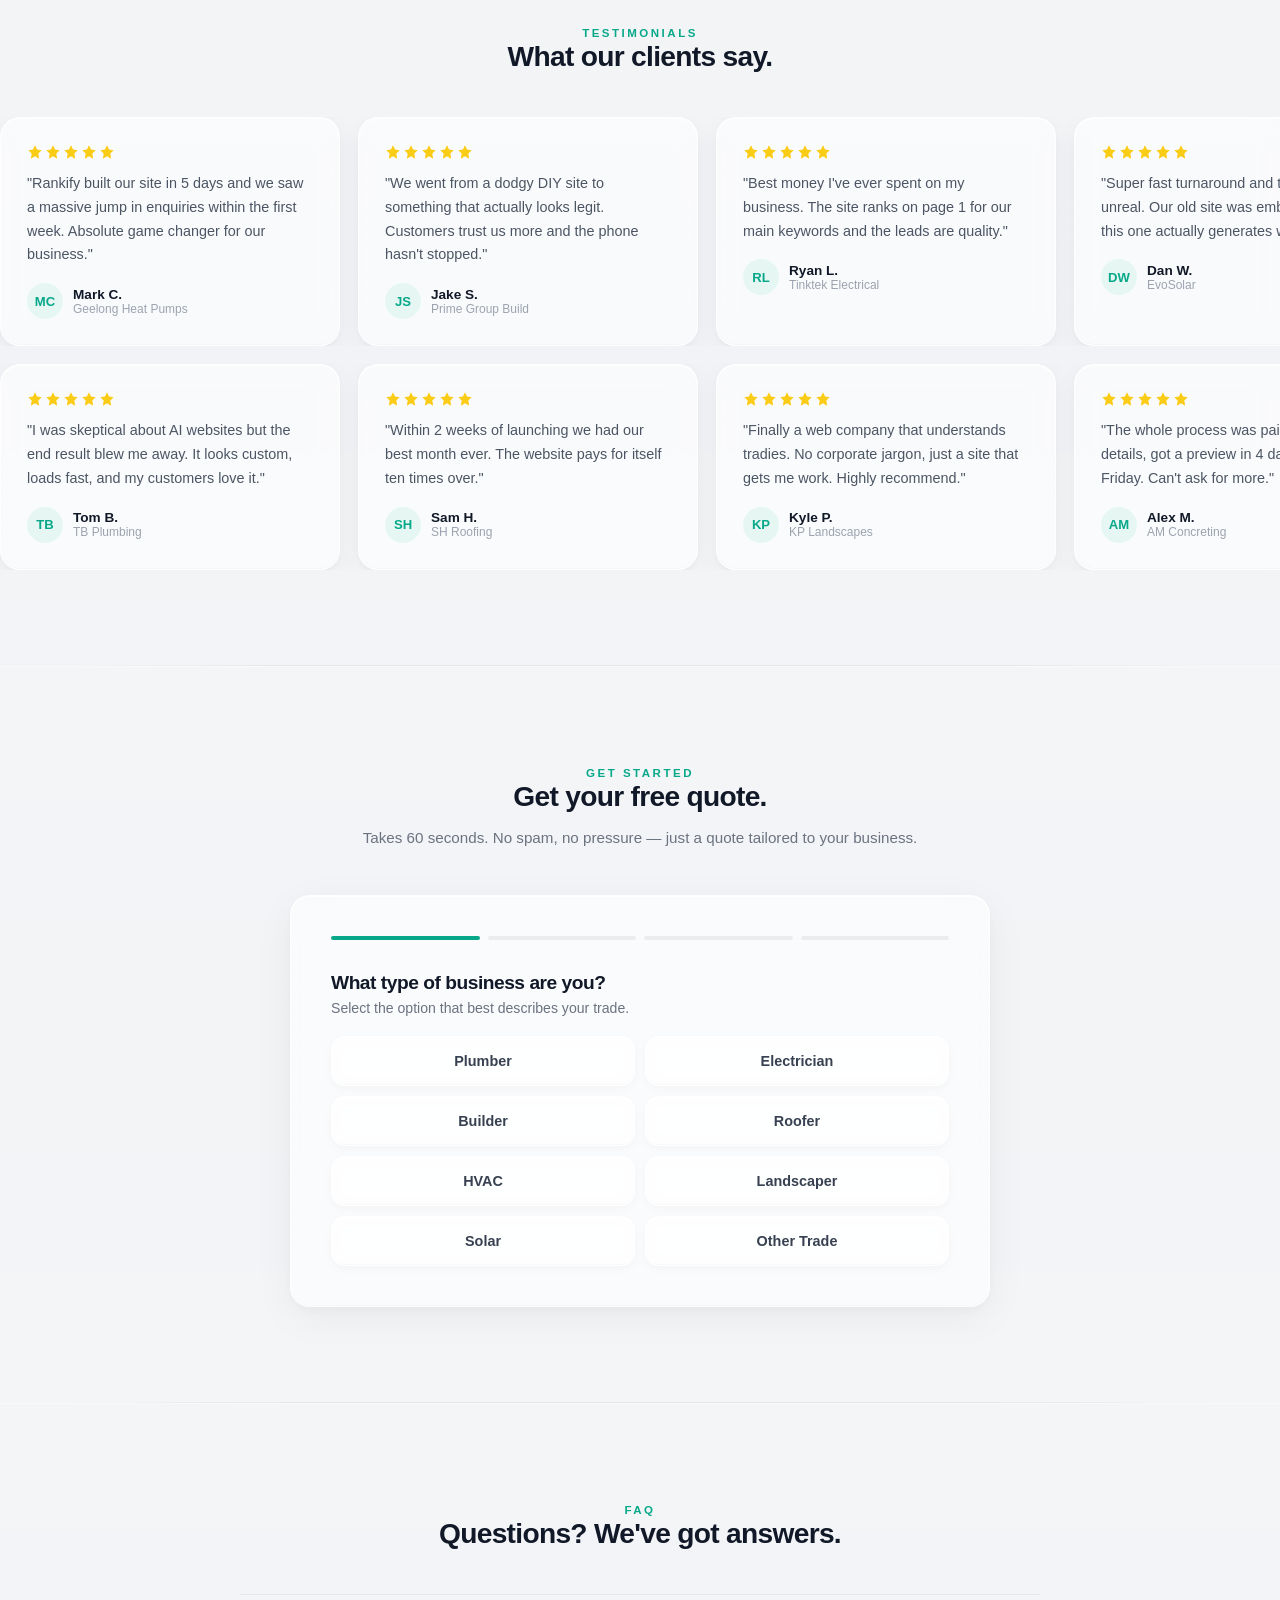
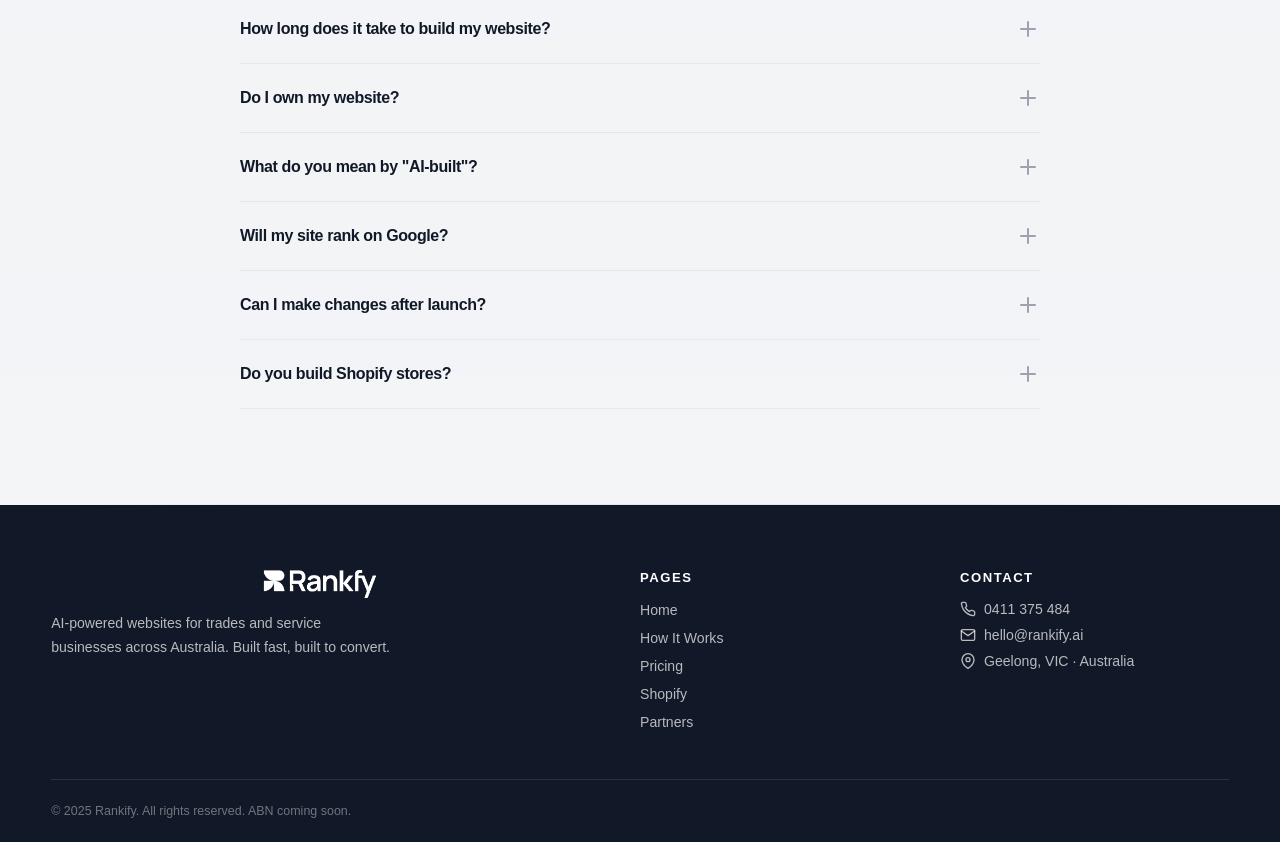
<file: trades.html>
<!DOCTYPE html>
<html lang="en">
<head>
<meta charset="UTF-8">
<meta name="viewport" content="width=device-width,initial-scale=1">
<title>Rankify — AI-Built Websites for Trades &amp; Service Businesses</title>
<meta name="description" content="Get a high-converting website built with AI in days, not weeks. Designed for tradies, builders, plumbers and service businesses across Australia.">
<link rel="preconnect" href="https://fonts.googleapis.com">
<link rel="preconnect" href="https://fonts.gstatic.com" crossorigin>
<link href="https://fonts.googleapis.com/css2?family=Inter:wght@400;500;600;700;800&display=swap" rel="stylesheet">
<link rel="stylesheet" href="assets/site.css">
<link rel="icon" type="image/svg+xml" href="images/rankify-logo.svg">
</head>
<body>

<!-- NAV -->
<nav class="nav" id="nav">
  <div class="nav-in">
    <a href="index.html" class="logo"><img src="images/rankify-logo.svg" alt="Rankify"></a>
    <ul class="nav-l">
      <li><a href="index.html">Home</a></li>
      <li><a href="#how-it-works">How It Works</a></li>
      <li><a href="#pricing">Pricing</a></li>
      <li><a href="shopify.html">Shopify</a></li>
      <li><a href="partners.html">Partners</a></li>
    </ul>
    <div class="nav-r">
      <a href="tel:0411375484" class="nav-ph">
        <svg viewBox="0 0 24 24" fill="none" stroke="currentColor" stroke-width="2" stroke-linecap="round" stroke-linejoin="round"><path d="M22 16.92v3a2 2 0 0 1-2.18 2 19.79 19.79 0 0 1-8.63-3.07 19.5 19.5 0 0 1-6-6 19.79 19.79 0 0 1-3.07-8.67A2 2 0 0 1 4.11 2h3a2 2 0 0 1 2 1.72 12.84 12.84 0 0 0 .7 2.81 2 2 0 0 1-.45 2.11L8.09 9.91a16 16 0 0 0 6 6l1.27-1.27a2 2 0 0 1 2.11-.45 12.84 12.84 0 0 0 2.81.7A2 2 0 0 1 22 16.92z"/></svg>
        0411 375 484
      </a>
      <a href="#quote-form" class="nav-cta">Get Free Quote</a>
    </div>
    <button class="mob-tog" aria-label="Menu"><span></span><span></span><span></span></button>
  </div>
</nav>

<!-- MOBILE DRAWER -->
<div class="mdrawer">
  <button class="mdrawer-close" aria-label="Close">&times;</button>
  <ul class="mdrawer-list">
    <li><a href="index.html">Home</a></li>
    <li><a href="#how-it-works">How It Works</a></li>
    <li><a href="#pricing">Pricing</a></li>
    <li><a href="shopify.html">Shopify</a></li>
    <li><a href="partners.html">Partners</a></li>
  </ul>
  <div class="mdrawer-cta">
    <a href="tel:0411375484" class="mc-call">Call 0411 375 484</a>
    <a href="#quote-form" class="mc-quote">Get Free Quote</a>
  </div>
</div>

<!-- HERO -->
<section class="hero">
  <div class="ctr">
    <div class="hero-inner">
      <span class="hero-trust">Trusted by 40+ Australian businesses</span>
      <h1>Websites that rank<span class="dot">.</span><br>Built with AI<span class="dot">.</span></h1>
      <p class="hero-sub">High-converting websites for tradies, builders, plumbers and service businesses — designed, built and launched in days, not weeks.</p>
      <div class="hero-btns">
        <a href="#quote-form" class="btn-p">Get Your Free Quote <svg width="18" height="18" viewBox="0 0 24 24" fill="none" stroke="currentColor" stroke-width="2" stroke-linecap="round" stroke-linejoin="round"><path d="M5 12h14M12 5l7 7-7 7"/></svg></a>
        <a href="#how-it-works" class="btn-s">See how it works <svg viewBox="0 0 24 24" fill="none" stroke="currentColor" stroke-width="2" stroke-linecap="round" stroke-linejoin="round"><path d="M5 12h14M12 5l7 7-7 7"/></svg></a>
      </div>
      <div class="hero-stats fade">
        <div class="hero-stat"><span class="hs-val">40+</span><span class="hs-label">Sites Built</span></div>
        <div class="hero-stat"><span class="hs-val">4.9★</span><span class="hs-label">Google Rating</span></div>
        <div class="hero-stat"><span class="hs-val">7 Days</span><span class="hs-label">Avg Delivery</span></div>
        <div class="hero-stat"><span class="hs-val">300%</span><span class="hs-label">More Enquiries</span></div>
      </div>
    </div>
  </div>
</section>

<!-- WHY RANKIFY -->
<section class="why-sec sec-grey fade" id="why">
  <div class="ctr">
    <div class="why-grid">
      <div class="why-sticky">
        <span class="sec-tag">Why Rankify</span>
        <h2 class="sec-t">Your website should work harder than you do.</h2>
        <p class="sec-sub">Most trade business websites are slow, ugly, and don't convert. We fix that — fast.</p>
      </div>
      <div class="why-list">
        <div class="why-item fade">
          <span class="why-num">01</span>
          <div><h4>AI-Powered Speed</h4><p>We use AI to build, design, and optimise your site — cutting weeks of work into days without sacrificing quality.</p></div>
        </div>
        <div class="why-item fade">
          <span class="why-num">02</span>
          <div><h4>Built to Convert</h4><p>Every page is designed around one goal: turning visitors into paying customers with clear CTAs and trust signals.</p></div>
        </div>
        <div class="why-item fade">
          <span class="why-num">03</span>
          <div><h4>SEO From Day One</h4><p>We bake in local SEO so your business shows up when people in your area search for your services.</p></div>
        </div>
        <div class="why-item fade">
          <span class="why-num">04</span>
          <div><h4>No Lock-In Contracts</h4><p>You own your website. No monthly retainers, no hidden fees, no hostage-taking. Pay once, it's yours.</p></div>
        </div>
        <div class="why-item fade">
          <span class="why-num">05</span>
          <div><h4>Trades-Focused</h4><p>We only build websites for tradies and service businesses. We know what works in your industry.</p></div>
        </div>
      </div>
    </div>
  </div>
</section>

<!-- INDUSTRIES -->
<section class="sec fade">
  <div class="ctr">
    <div class="ind-grid">
      <div>
        <span class="sec-tag">Industries</span>
        <h2 class="sec-t">Built for every trade.</h2>
        <p class="sec-sub">From solo sparkies to multi-crew building companies — we've built sites for them all.</p>
      </div>
      <div class="ind-pills">
        <span class="ind-pill">Plumbers</span>
        <span class="ind-pill">Electricians</span>
        <span class="ind-pill">Builders</span>
        <span class="ind-pill">Roofers</span>
        <span class="ind-pill">HVAC</span>
        <span class="ind-pill">Landscapers</span>
        <span class="ind-pill">Painters</span>
        <span class="ind-pill">Concreters</span>
        <span class="ind-pill">Solar Installers</span>
        <span class="ind-pill">Fencing</span>
        <span class="ind-pill">Carpet Cleaners</span>
        <span class="ind-pill">Pest Control</span>
        <span class="ind-pill">Pool Builders</span>
        <span class="ind-pill">Tilers</span>
        <span class="ind-pill">Arborists</span>
        <span class="ind-pill">Demolition</span>
      </div>
    </div>
  </div>
</section>

<!-- PORTFOLIO -->
<section class="sec sec-grey fade" id="portfolio">
  <div class="ctr">
    <div class="sec-c">
      <span class="sec-tag">Portfolio</span>
      <h2 class="sec-t">Sites we've built.</h2>
      <p class="sec-sub">Real results for real businesses.</p>
    </div>
    <div class="port-list">
      <div class="port-item fade">
        <div class="port-left">
          <span class="port-num">01</span>
          <div><div class="port-name">Geelong Heat Pumps</div><div class="port-ind">Hot Water · Geelong</div></div>
        </div>
        <div class="port-right">
          <span class="port-result">+340% enquiries</span>
          <span class="port-arrow"><svg viewBox="0 0 24 24" fill="none" stroke="currentColor" stroke-width="2" stroke-linecap="round" stroke-linejoin="round"><path d="M7 17L17 7M17 7H7M17 7v10"/></svg></span>
        </div>
      </div>
      <div class="port-item fade">
        <div class="port-left">
          <span class="port-num">02</span>
          <div><div class="port-name">Prime Group Build</div><div class="port-ind">Construction · Melbourne</div></div>
        </div>
        <div class="port-right">
          <span class="port-result">+280% traffic</span>
          <span class="port-arrow"><svg viewBox="0 0 24 24" fill="none" stroke="currentColor" stroke-width="2" stroke-linecap="round" stroke-linejoin="round"><path d="M7 17L17 7M17 7H7M17 7v10"/></svg></span>
        </div>
      </div>
      <div class="port-item fade">
        <div class="port-left">
          <span class="port-num">03</span>
          <div><div class="port-name">Tinktek</div><div class="port-ind">Electrical · Victoria</div></div>
        </div>
        <div class="port-right">
          <span class="port-result">Page 1 Google</span>
          <span class="port-arrow"><svg viewBox="0 0 24 24" fill="none" stroke="currentColor" stroke-width="2" stroke-linecap="round" stroke-linejoin="round"><path d="M7 17L17 7M17 7H7M17 7v10"/></svg></span>
        </div>
      </div>
      <div class="port-item fade">
        <div class="port-left">
          <span class="port-num">04</span>
          <div><div class="port-name">EvoSolar</div><div class="port-ind">Solar · Geelong</div></div>
        </div>
        <div class="port-right">
          <span class="port-result">+200% leads</span>
          <span class="port-arrow"><svg viewBox="0 0 24 24" fill="none" stroke="currentColor" stroke-width="2" stroke-linecap="round" stroke-linejoin="round"><path d="M7 17L17 7M17 7H7M17 7v10"/></svg></span>
        </div>
      </div>
    </div>
  </div>
</section>

<!-- VIDEO -->
<section class="sec fade" id="video">
  <div class="ctr">
    <div class="vid-grid">
      <div class="vid-placeholder">
        <div class="vid-play"><svg viewBox="0 0 24 24" fill="currentColor"><path d="M8 5v14l11-7z"/></svg></div>
      </div>
      <div class="vid-body">
        <span class="sec-tag">See It In Action</span>
        <h3>Watch how we build a website in under 7 days.</h3>
        <p>From the first conversation to going live — see the full process of how we design, build, and launch a high-converting trades website using AI.</p>
        <p>No fluff. No jargon. Just results.</p>
        <a href="#quote-form" class="btn-p" style="margin-top:16px">Start Your Project <svg width="18" height="18" viewBox="0 0 24 24" fill="none" stroke="currentColor" stroke-width="2" stroke-linecap="round" stroke-linejoin="round"><path d="M5 12h14M12 5l7 7-7 7"/></svg></a>
      </div>
    </div>
  </div>
</section>

<!-- HOW IT WORKS -->
<section class="sec sec-grey fade" id="how-it-works">
  <div class="ctr">
    <div class="sec-c">
      <span class="sec-tag">How It Works</span>
      <h2 class="sec-t">From brief to live in 4 steps.</h2>
      <p class="sec-sub">No meetings that could've been emails. No waiting around. Just a simple process that gets your site live fast.</p>
    </div>
    <div class="hiw-grid">
      <div class="hiw-card fade">
        <div class="hiw-num">Step 01</div>
        <h4>Tell Us About Your Business</h4>
        <p>Fill out our quick form or jump on a call. We'll learn about your trade, your area, and what you need your website to do.</p>
      </div>
      <div class="hiw-card fade">
        <div class="hiw-num">Step 02</div>
        <h4>We Design &amp; Build</h4>
        <p>Our AI-powered process creates a custom website designed to convert — with your branding, services, and local SEO baked in.</p>
      </div>
      <div class="hiw-card fade">
        <div class="hiw-num">Step 03</div>
        <h4>You Review &amp; Approve</h4>
        <p>We send you a live preview. Request changes, approve the design, and we'll polish everything until you're stoked.</p>
      </div>
      <div class="hiw-card fade">
        <div class="hiw-num">Step 04</div>
        <h4>Go Live &amp; Get Leads</h4>
        <p>We connect your domain, set up Google, and launch. Your phone starts ringing. That's the whole point.</p>
      </div>
    </div>
  </div>
</section>

<!-- ADALYTICAL PARTNER -->
<section class="sec fade" id="adalytical">
  <div class="ctr">
    <div class="partner-card">
      <div>
        <span class="sec-tag">Strategic Partner</span>
        <h3>Powered by Adalytical.</h3>
        <p>We've partnered with Adalytical — one of Australia's leading digital marketing agencies — to bring you a complete online growth solution. Website + marketing, under one roof.</p>
        <div class="partner-stats" style="margin-top:24px">
          <div class="partner-stat"><div class="ps-val">$2M+</div><div class="ps-label">Ad Spend Managed</div></div>
          <div class="partner-stat"><div class="ps-val">150+</div><div class="ps-label">Clients Served</div></div>
        </div>
      </div>
      <div>
        <div class="partner-quote">
          "Rankify builds the websites, we drive the traffic. Together, our clients get a complete digital strategy that actually delivers ROI."
          <cite>— Adalytical Team</cite>
        </div>
      </div>
    </div>
  </div>
</section>

<!-- PRICING -->
<section class="sec sec-grey fade" id="pricing">
  <div class="ctr">
    <div class="sec-c">
      <span class="sec-tag">Pricing</span>
      <h2 class="sec-t">Simple, honest pricing.</h2>
      <p class="sec-sub">No hidden fees. No monthly lock-ins. Just a website that works, at a price that makes sense.</p>
    </div>
    <div class="price-grid">
      <div class="price-card fade">
        <div class="price-tier">Starter</div>
        <div class="price-val">$990</div>
        <p class="price-desc">Perfect for sole traders who need a clean, professional online presence to start getting enquiries.</p>
        <ul class="price-feats">
          <li><svg viewBox="0 0 24 24" fill="none" stroke="currentColor" stroke-width="2.5" stroke-linecap="round" stroke-linejoin="round"><path d="M20 6L9 17l-5-5"/></svg>Up to 5 pages</li>
          <li><svg viewBox="0 0 24 24" fill="none" stroke="currentColor" stroke-width="2.5" stroke-linecap="round" stroke-linejoin="round"><path d="M20 6L9 17l-5-5"/></svg>Mobile responsive</li>
          <li><svg viewBox="0 0 24 24" fill="none" stroke="currentColor" stroke-width="2.5" stroke-linecap="round" stroke-linejoin="round"><path d="M20 6L9 17l-5-5"/></svg>Contact form</li>
          <li><svg viewBox="0 0 24 24" fill="none" stroke="currentColor" stroke-width="2.5" stroke-linecap="round" stroke-linejoin="round"><path d="M20 6L9 17l-5-5"/></svg>Basic SEO setup</li>
          <li><svg viewBox="0 0 24 24" fill="none" stroke="currentColor" stroke-width="2.5" stroke-linecap="round" stroke-linejoin="round"><path d="M20 6L9 17l-5-5"/></svg>Google Business link</li>
        </ul>
        <a href="#quote-form" class="price-cta price-cta-s">Get Started</a>
      </div>
      <div class="price-card pop fade">
        <div class="price-badge">Most Popular</div>
        <div class="price-tier">Growth</div>
        <div class="price-val">$1,990</div>
        <p class="price-desc">For growing businesses that want a conversion-focused site with advanced features and local SEO.</p>
        <ul class="price-feats">
          <li><svg viewBox="0 0 24 24" fill="none" stroke="currentColor" stroke-width="2.5" stroke-linecap="round" stroke-linejoin="round"><path d="M20 6L9 17l-5-5"/></svg>Up to 10 pages</li>
          <li><svg viewBox="0 0 24 24" fill="none" stroke="currentColor" stroke-width="2.5" stroke-linecap="round" stroke-linejoin="round"><path d="M20 6L9 17l-5-5"/></svg>Multi-step quote form</li>
          <li><svg viewBox="0 0 24 24" fill="none" stroke="currentColor" stroke-width="2.5" stroke-linecap="round" stroke-linejoin="round"><path d="M20 6L9 17l-5-5"/></svg>Full local SEO</li>
          <li><svg viewBox="0 0 24 24" fill="none" stroke="currentColor" stroke-width="2.5" stroke-linecap="round" stroke-linejoin="round"><path d="M20 6L9 17l-5-5"/></svg>Google Analytics</li>
          <li><svg viewBox="0 0 24 24" fill="none" stroke="currentColor" stroke-width="2.5" stroke-linecap="round" stroke-linejoin="round"><path d="M20 6L9 17l-5-5"/></svg>Speed optimised</li>
          <li><svg viewBox="0 0 24 24" fill="none" stroke="currentColor" stroke-width="2.5" stroke-linecap="round" stroke-linejoin="round"><path d="M20 6L9 17l-5-5"/></svg>2 rounds of revisions</li>
        </ul>
        <a href="#quote-form" class="price-cta price-cta-p">Get Started</a>
      </div>
      <div class="price-card fade">
        <div class="price-tier">Premium</div>
        <div class="price-val">$3,490</div>
        <p class="price-desc">The full package — custom design, advanced integrations, copywriting, and ongoing support.</p>
        <ul class="price-feats">
          <li><svg viewBox="0 0 24 24" fill="none" stroke="currentColor" stroke-width="2.5" stroke-linecap="round" stroke-linejoin="round"><path d="M20 6L9 17l-5-5"/></svg>Unlimited pages</li>
          <li><svg viewBox="0 0 24 24" fill="none" stroke="currentColor" stroke-width="2.5" stroke-linecap="round" stroke-linejoin="round"><path d="M20 6L9 17l-5-5"/></svg>Custom copywriting</li>
          <li><svg viewBox="0 0 24 24" fill="none" stroke="currentColor" stroke-width="2.5" stroke-linecap="round" stroke-linejoin="round"><path d="M20 6L9 17l-5-5"/></svg>Shopify / eCommerce</li>
          <li><svg viewBox="0 0 24 24" fill="none" stroke="currentColor" stroke-width="2.5" stroke-linecap="round" stroke-linejoin="round"><path d="M20 6L9 17l-5-5"/></svg>CRM integration</li>
          <li><svg viewBox="0 0 24 24" fill="none" stroke="currentColor" stroke-width="2.5" stroke-linecap="round" stroke-linejoin="round"><path d="M20 6L9 17l-5-5"/></svg>Priority support</li>
          <li><svg viewBox="0 0 24 24" fill="none" stroke="currentColor" stroke-width="2.5" stroke-linecap="round" stroke-linejoin="round"><path d="M20 6L9 17l-5-5"/></svg>30 days free updates</li>
        </ul>
        <a href="#quote-form" class="price-cta price-cta-s">Get Started</a>
      </div>
    </div>
  </div>
</section>

<!-- TESTIMONIALS MARQUEE -->
<section class="rev-sec fade">
  <div class="ctr">
    <div class="sec-c">
      <span class="sec-tag">Testimonials</span>
      <h2 class="sec-t">What our clients say.</h2>
    </div>
  </div>
  <!-- Row 1: left -->
  <div class="marquee-wrap marquee-row-left">
    <div class="marquee-track">
      <div class="rev-card">
        <div class="rev-stars"><svg viewBox="0 0 24 24"><path d="M12 2l3.09 6.26L22 9.27l-5 4.87L18.18 22 12 18.56 5.82 22 7 14.14l-5-4.87 6.91-1.01z"/></svg><svg viewBox="0 0 24 24"><path d="M12 2l3.09 6.26L22 9.27l-5 4.87L18.18 22 12 18.56 5.82 22 7 14.14l-5-4.87 6.91-1.01z"/></svg><svg viewBox="0 0 24 24"><path d="M12 2l3.09 6.26L22 9.27l-5 4.87L18.18 22 12 18.56 5.82 22 7 14.14l-5-4.87 6.91-1.01z"/></svg><svg viewBox="0 0 24 24"><path d="M12 2l3.09 6.26L22 9.27l-5 4.87L18.18 22 12 18.56 5.82 22 7 14.14l-5-4.87 6.91-1.01z"/></svg><svg viewBox="0 0 24 24"><path d="M12 2l3.09 6.26L22 9.27l-5 4.87L18.18 22 12 18.56 5.82 22 7 14.14l-5-4.87 6.91-1.01z"/></svg></div>
        <blockquote>"Rankify built our site in 5 days and we saw a massive jump in enquiries within the first week. Absolute game changer for our business."</blockquote>
        <div class="rev-author"><div class="rev-avatar">MC</div><div><div class="rev-name">Mark C.</div><div class="rev-biz">Geelong Heat Pumps</div></div></div>
      </div>
      <div class="rev-card">
        <div class="rev-stars"><svg viewBox="0 0 24 24"><path d="M12 2l3.09 6.26L22 9.27l-5 4.87L18.18 22 12 18.56 5.82 22 7 14.14l-5-4.87 6.91-1.01z"/></svg><svg viewBox="0 0 24 24"><path d="M12 2l3.09 6.26L22 9.27l-5 4.87L18.18 22 12 18.56 5.82 22 7 14.14l-5-4.87 6.91-1.01z"/></svg><svg viewBox="0 0 24 24"><path d="M12 2l3.09 6.26L22 9.27l-5 4.87L18.18 22 12 18.56 5.82 22 7 14.14l-5-4.87 6.91-1.01z"/></svg><svg viewBox="0 0 24 24"><path d="M12 2l3.09 6.26L22 9.27l-5 4.87L18.18 22 12 18.56 5.82 22 7 14.14l-5-4.87 6.91-1.01z"/></svg><svg viewBox="0 0 24 24"><path d="M12 2l3.09 6.26L22 9.27l-5 4.87L18.18 22 12 18.56 5.82 22 7 14.14l-5-4.87 6.91-1.01z"/></svg></div>
        <blockquote>"We went from a dodgy DIY site to something that actually looks legit. Customers trust us more and the phone hasn't stopped."</blockquote>
        <div class="rev-author"><div class="rev-avatar">JS</div><div><div class="rev-name">Jake S.</div><div class="rev-biz">Prime Group Build</div></div></div>
      </div>
      <div class="rev-card">
        <div class="rev-stars"><svg viewBox="0 0 24 24"><path d="M12 2l3.09 6.26L22 9.27l-5 4.87L18.18 22 12 18.56 5.82 22 7 14.14l-5-4.87 6.91-1.01z"/></svg><svg viewBox="0 0 24 24"><path d="M12 2l3.09 6.26L22 9.27l-5 4.87L18.18 22 12 18.56 5.82 22 7 14.14l-5-4.87 6.91-1.01z"/></svg><svg viewBox="0 0 24 24"><path d="M12 2l3.09 6.26L22 9.27l-5 4.87L18.18 22 12 18.56 5.82 22 7 14.14l-5-4.87 6.91-1.01z"/></svg><svg viewBox="0 0 24 24"><path d="M12 2l3.09 6.26L22 9.27l-5 4.87L18.18 22 12 18.56 5.82 22 7 14.14l-5-4.87 6.91-1.01z"/></svg><svg viewBox="0 0 24 24"><path d="M12 2l3.09 6.26L22 9.27l-5 4.87L18.18 22 12 18.56 5.82 22 7 14.14l-5-4.87 6.91-1.01z"/></svg></div>
        <blockquote>"Best money I've ever spent on my business. The site ranks on page 1 for our main keywords and the leads are quality."</blockquote>
        <div class="rev-author"><div class="rev-avatar">RL</div><div><div class="rev-name">Ryan L.</div><div class="rev-biz">Tinktek Electrical</div></div></div>
      </div>
      <div class="rev-card">
        <div class="rev-stars"><svg viewBox="0 0 24 24"><path d="M12 2l3.09 6.26L22 9.27l-5 4.87L18.18 22 12 18.56 5.82 22 7 14.14l-5-4.87 6.91-1.01z"/></svg><svg viewBox="0 0 24 24"><path d="M12 2l3.09 6.26L22 9.27l-5 4.87L18.18 22 12 18.56 5.82 22 7 14.14l-5-4.87 6.91-1.01z"/></svg><svg viewBox="0 0 24 24"><path d="M12 2l3.09 6.26L22 9.27l-5 4.87L18.18 22 12 18.56 5.82 22 7 14.14l-5-4.87 6.91-1.01z"/></svg><svg viewBox="0 0 24 24"><path d="M12 2l3.09 6.26L22 9.27l-5 4.87L18.18 22 12 18.56 5.82 22 7 14.14l-5-4.87 6.91-1.01z"/></svg><svg viewBox="0 0 24 24"><path d="M12 2l3.09 6.26L22 9.27l-5 4.87L18.18 22 12 18.56 5.82 22 7 14.14l-5-4.87 6.91-1.01z"/></svg></div>
        <blockquote>"Super fast turnaround and the quality is unreal. Our old site was embarrassing — this one actually generates work."</blockquote>
        <div class="rev-author"><div class="rev-avatar">DW</div><div><div class="rev-name">Dan W.</div><div class="rev-biz">EvoSolar</div></div></div>
      </div>
      <!-- Duplicate for seamless loop -->
      <div class="rev-card">
        <div class="rev-stars"><svg viewBox="0 0 24 24"><path d="M12 2l3.09 6.26L22 9.27l-5 4.87L18.18 22 12 18.56 5.82 22 7 14.14l-5-4.87 6.91-1.01z"/></svg><svg viewBox="0 0 24 24"><path d="M12 2l3.09 6.26L22 9.27l-5 4.87L18.18 22 12 18.56 5.82 22 7 14.14l-5-4.87 6.91-1.01z"/></svg><svg viewBox="0 0 24 24"><path d="M12 2l3.09 6.26L22 9.27l-5 4.87L18.18 22 12 18.56 5.82 22 7 14.14l-5-4.87 6.91-1.01z"/></svg><svg viewBox="0 0 24 24"><path d="M12 2l3.09 6.26L22 9.27l-5 4.87L18.18 22 12 18.56 5.82 22 7 14.14l-5-4.87 6.91-1.01z"/></svg><svg viewBox="0 0 24 24"><path d="M12 2l3.09 6.26L22 9.27l-5 4.87L18.18 22 12 18.56 5.82 22 7 14.14l-5-4.87 6.91-1.01z"/></svg></div>
        <blockquote>"Rankify built our site in 5 days and we saw a massive jump in enquiries within the first week. Absolute game changer for our business."</blockquote>
        <div class="rev-author"><div class="rev-avatar">MC</div><div><div class="rev-name">Mark C.</div><div class="rev-biz">Geelong Heat Pumps</div></div></div>
      </div>
      <div class="rev-card">
        <div class="rev-stars"><svg viewBox="0 0 24 24"><path d="M12 2l3.09 6.26L22 9.27l-5 4.87L18.18 22 12 18.56 5.82 22 7 14.14l-5-4.87 6.91-1.01z"/></svg><svg viewBox="0 0 24 24"><path d="M12 2l3.09 6.26L22 9.27l-5 4.87L18.18 22 12 18.56 5.82 22 7 14.14l-5-4.87 6.91-1.01z"/></svg><svg viewBox="0 0 24 24"><path d="M12 2l3.09 6.26L22 9.27l-5 4.87L18.18 22 12 18.56 5.82 22 7 14.14l-5-4.87 6.91-1.01z"/></svg><svg viewBox="0 0 24 24"><path d="M12 2l3.09 6.26L22 9.27l-5 4.87L18.18 22 12 18.56 5.82 22 7 14.14l-5-4.87 6.91-1.01z"/></svg><svg viewBox="0 0 24 24"><path d="M12 2l3.09 6.26L22 9.27l-5 4.87L18.18 22 12 18.56 5.82 22 7 14.14l-5-4.87 6.91-1.01z"/></svg></div>
        <blockquote>"We went from a dodgy DIY site to something that actually looks legit. Customers trust us more and the phone hasn't stopped."</blockquote>
        <div class="rev-author"><div class="rev-avatar">JS</div><div><div class="rev-name">Jake S.</div><div class="rev-biz">Prime Group Build</div></div></div>
      </div>
      <div class="rev-card">
        <div class="rev-stars"><svg viewBox="0 0 24 24"><path d="M12 2l3.09 6.26L22 9.27l-5 4.87L18.18 22 12 18.56 5.82 22 7 14.14l-5-4.87 6.91-1.01z"/></svg><svg viewBox="0 0 24 24"><path d="M12 2l3.09 6.26L22 9.27l-5 4.87L18.18 22 12 18.56 5.82 22 7 14.14l-5-4.87 6.91-1.01z"/></svg><svg viewBox="0 0 24 24"><path d="M12 2l3.09 6.26L22 9.27l-5 4.87L18.18 22 12 18.56 5.82 22 7 14.14l-5-4.87 6.91-1.01z"/></svg><svg viewBox="0 0 24 24"><path d="M12 2l3.09 6.26L22 9.27l-5 4.87L18.18 22 12 18.56 5.82 22 7 14.14l-5-4.87 6.91-1.01z"/></svg><svg viewBox="0 0 24 24"><path d="M12 2l3.09 6.26L22 9.27l-5 4.87L18.18 22 12 18.56 5.82 22 7 14.14l-5-4.87 6.91-1.01z"/></svg></div>
        <blockquote>"Best money I've ever spent on my business. The site ranks on page 1 for our main keywords and the leads are quality."</blockquote>
        <div class="rev-author"><div class="rev-avatar">RL</div><div><div class="rev-name">Ryan L.</div><div class="rev-biz">Tinktek Electrical</div></div></div>
      </div>
      <div class="rev-card">
        <div class="rev-stars"><svg viewBox="0 0 24 24"><path d="M12 2l3.09 6.26L22 9.27l-5 4.87L18.18 22 12 18.56 5.82 22 7 14.14l-5-4.87 6.91-1.01z"/></svg><svg viewBox="0 0 24 24"><path d="M12 2l3.09 6.26L22 9.27l-5 4.87L18.18 22 12 18.56 5.82 22 7 14.14l-5-4.87 6.91-1.01z"/></svg><svg viewBox="0 0 24 24"><path d="M12 2l3.09 6.26L22 9.27l-5 4.87L18.18 22 12 18.56 5.82 22 7 14.14l-5-4.87 6.91-1.01z"/></svg><svg viewBox="0 0 24 24"><path d="M12 2l3.09 6.26L22 9.27l-5 4.87L18.18 22 12 18.56 5.82 22 7 14.14l-5-4.87 6.91-1.01z"/></svg><svg viewBox="0 0 24 24"><path d="M12 2l3.09 6.26L22 9.27l-5 4.87L18.18 22 12 18.56 5.82 22 7 14.14l-5-4.87 6.91-1.01z"/></svg></div>
        <blockquote>"Super fast turnaround and the quality is unreal. Our old site was embarrassing — this one actually generates work."</blockquote>
        <div class="rev-author"><div class="rev-avatar">DW</div><div><div class="rev-name">Dan W.</div><div class="rev-biz">EvoSolar</div></div></div>
      </div>
    </div>
  </div>
  <!-- Row 2: right -->
  <div class="marquee-wrap marquee-row-right" style="margin-top:18px">
    <div class="marquee-track">
      <div class="rev-card">
        <div class="rev-stars"><svg viewBox="0 0 24 24"><path d="M12 2l3.09 6.26L22 9.27l-5 4.87L18.18 22 12 18.56 5.82 22 7 14.14l-5-4.87 6.91-1.01z"/></svg><svg viewBox="0 0 24 24"><path d="M12 2l3.09 6.26L22 9.27l-5 4.87L18.18 22 12 18.56 5.82 22 7 14.14l-5-4.87 6.91-1.01z"/></svg><svg viewBox="0 0 24 24"><path d="M12 2l3.09 6.26L22 9.27l-5 4.87L18.18 22 12 18.56 5.82 22 7 14.14l-5-4.87 6.91-1.01z"/></svg><svg viewBox="0 0 24 24"><path d="M12 2l3.09 6.26L22 9.27l-5 4.87L18.18 22 12 18.56 5.82 22 7 14.14l-5-4.87 6.91-1.01z"/></svg><svg viewBox="0 0 24 24"><path d="M12 2l3.09 6.26L22 9.27l-5 4.87L18.18 22 12 18.56 5.82 22 7 14.14l-5-4.87 6.91-1.01z"/></svg></div>
        <blockquote>"I was skeptical about AI websites but the end result blew me away. It looks custom, loads fast, and my customers love it."</blockquote>
        <div class="rev-author"><div class="rev-avatar">TB</div><div><div class="rev-name">Tom B.</div><div class="rev-biz">TB Plumbing</div></div></div>
      </div>
      <div class="rev-card">
        <div class="rev-stars"><svg viewBox="0 0 24 24"><path d="M12 2l3.09 6.26L22 9.27l-5 4.87L18.18 22 12 18.56 5.82 22 7 14.14l-5-4.87 6.91-1.01z"/></svg><svg viewBox="0 0 24 24"><path d="M12 2l3.09 6.26L22 9.27l-5 4.87L18.18 22 12 18.56 5.82 22 7 14.14l-5-4.87 6.91-1.01z"/></svg><svg viewBox="0 0 24 24"><path d="M12 2l3.09 6.26L22 9.27l-5 4.87L18.18 22 12 18.56 5.82 22 7 14.14l-5-4.87 6.91-1.01z"/></svg><svg viewBox="0 0 24 24"><path d="M12 2l3.09 6.26L22 9.27l-5 4.87L18.18 22 12 18.56 5.82 22 7 14.14l-5-4.87 6.91-1.01z"/></svg><svg viewBox="0 0 24 24"><path d="M12 2l3.09 6.26L22 9.27l-5 4.87L18.18 22 12 18.56 5.82 22 7 14.14l-5-4.87 6.91-1.01z"/></svg></div>
        <blockquote>"Within 2 weeks of launching we had our best month ever. The website pays for itself ten times over."</blockquote>
        <div class="rev-author"><div class="rev-avatar">SH</div><div><div class="rev-name">Sam H.</div><div class="rev-biz">SH Roofing</div></div></div>
      </div>
      <div class="rev-card">
        <div class="rev-stars"><svg viewBox="0 0 24 24"><path d="M12 2l3.09 6.26L22 9.27l-5 4.87L18.18 22 12 18.56 5.82 22 7 14.14l-5-4.87 6.91-1.01z"/></svg><svg viewBox="0 0 24 24"><path d="M12 2l3.09 6.26L22 9.27l-5 4.87L18.18 22 12 18.56 5.82 22 7 14.14l-5-4.87 6.91-1.01z"/></svg><svg viewBox="0 0 24 24"><path d="M12 2l3.09 6.26L22 9.27l-5 4.87L18.18 22 12 18.56 5.82 22 7 14.14l-5-4.87 6.91-1.01z"/></svg><svg viewBox="0 0 24 24"><path d="M12 2l3.09 6.26L22 9.27l-5 4.87L18.18 22 12 18.56 5.82 22 7 14.14l-5-4.87 6.91-1.01z"/></svg><svg viewBox="0 0 24 24"><path d="M12 2l3.09 6.26L22 9.27l-5 4.87L18.18 22 12 18.56 5.82 22 7 14.14l-5-4.87 6.91-1.01z"/></svg></div>
        <blockquote>"Finally a web company that understands tradies. No corporate jargon, just a site that gets me work. Highly recommend."</blockquote>
        <div class="rev-author"><div class="rev-avatar">KP</div><div><div class="rev-name">Kyle P.</div><div class="rev-biz">KP Landscapes</div></div></div>
      </div>
      <div class="rev-card">
        <div class="rev-stars"><svg viewBox="0 0 24 24"><path d="M12 2l3.09 6.26L22 9.27l-5 4.87L18.18 22 12 18.56 5.82 22 7 14.14l-5-4.87 6.91-1.01z"/></svg><svg viewBox="0 0 24 24"><path d="M12 2l3.09 6.26L22 9.27l-5 4.87L18.18 22 12 18.56 5.82 22 7 14.14l-5-4.87 6.91-1.01z"/></svg><svg viewBox="0 0 24 24"><path d="M12 2l3.09 6.26L22 9.27l-5 4.87L18.18 22 12 18.56 5.82 22 7 14.14l-5-4.87 6.91-1.01z"/></svg><svg viewBox="0 0 24 24"><path d="M12 2l3.09 6.26L22 9.27l-5 4.87L18.18 22 12 18.56 5.82 22 7 14.14l-5-4.87 6.91-1.01z"/></svg><svg viewBox="0 0 24 24"><path d="M12 2l3.09 6.26L22 9.27l-5 4.87L18.18 22 12 18.56 5.82 22 7 14.14l-5-4.87 6.91-1.01z"/></svg></div>
        <blockquote>"The whole process was painless. Sent my details, got a preview in 4 days, went live by Friday. Can't ask for more."</blockquote>
        <div class="rev-author"><div class="rev-avatar">AM</div><div><div class="rev-name">Alex M.</div><div class="rev-biz">AM Concreting</div></div></div>
      </div>
      <!-- Duplicate for seamless loop -->
      <div class="rev-card">
        <div class="rev-stars"><svg viewBox="0 0 24 24"><path d="M12 2l3.09 6.26L22 9.27l-5 4.87L18.18 22 12 18.56 5.82 22 7 14.14l-5-4.87 6.91-1.01z"/></svg><svg viewBox="0 0 24 24"><path d="M12 2l3.09 6.26L22 9.27l-5 4.87L18.18 22 12 18.56 5.82 22 7 14.14l-5-4.87 6.91-1.01z"/></svg><svg viewBox="0 0 24 24"><path d="M12 2l3.09 6.26L22 9.27l-5 4.87L18.18 22 12 18.56 5.82 22 7 14.14l-5-4.87 6.91-1.01z"/></svg><svg viewBox="0 0 24 24"><path d="M12 2l3.09 6.26L22 9.27l-5 4.87L18.18 22 12 18.56 5.82 22 7 14.14l-5-4.87 6.91-1.01z"/></svg><svg viewBox="0 0 24 24"><path d="M12 2l3.09 6.26L22 9.27l-5 4.87L18.18 22 12 18.56 5.82 22 7 14.14l-5-4.87 6.91-1.01z"/></svg></div>
        <blockquote>"I was skeptical about AI websites but the end result blew me away. It looks custom, loads fast, and my customers love it."</blockquote>
        <div class="rev-author"><div class="rev-avatar">TB</div><div><div class="rev-name">Tom B.</div><div class="rev-biz">TB Plumbing</div></div></div>
      </div>
      <div class="rev-card">
        <div class="rev-stars"><svg viewBox="0 0 24 24"><path d="M12 2l3.09 6.26L22 9.27l-5 4.87L18.18 22 12 18.56 5.82 22 7 14.14l-5-4.87 6.91-1.01z"/></svg><svg viewBox="0 0 24 24"><path d="M12 2l3.09 6.26L22 9.27l-5 4.87L18.18 22 12 18.56 5.82 22 7 14.14l-5-4.87 6.91-1.01z"/></svg><svg viewBox="0 0 24 24"><path d="M12 2l3.09 6.26L22 9.27l-5 4.87L18.18 22 12 18.56 5.82 22 7 14.14l-5-4.87 6.91-1.01z"/></svg><svg viewBox="0 0 24 24"><path d="M12 2l3.09 6.26L22 9.27l-5 4.87L18.18 22 12 18.56 5.82 22 7 14.14l-5-4.87 6.91-1.01z"/></svg><svg viewBox="0 0 24 24"><path d="M12 2l3.09 6.26L22 9.27l-5 4.87L18.18 22 12 18.56 5.82 22 7 14.14l-5-4.87 6.91-1.01z"/></svg></div>
        <blockquote>"Within 2 weeks of launching we had our best month ever. The website pays for itself ten times over."</blockquote>
        <div class="rev-author"><div class="rev-avatar">SH</div><div><div class="rev-name">Sam H.</div><div class="rev-biz">SH Roofing</div></div></div>
      </div>
      <div class="rev-card">
        <div class="rev-stars"><svg viewBox="0 0 24 24"><path d="M12 2l3.09 6.26L22 9.27l-5 4.87L18.18 22 12 18.56 5.82 22 7 14.14l-5-4.87 6.91-1.01z"/></svg><svg viewBox="0 0 24 24"><path d="M12 2l3.09 6.26L22 9.27l-5 4.87L18.18 22 12 18.56 5.82 22 7 14.14l-5-4.87 6.91-1.01z"/></svg><svg viewBox="0 0 24 24"><path d="M12 2l3.09 6.26L22 9.27l-5 4.87L18.18 22 12 18.56 5.82 22 7 14.14l-5-4.87 6.91-1.01z"/></svg><svg viewBox="0 0 24 24"><path d="M12 2l3.09 6.26L22 9.27l-5 4.87L18.18 22 12 18.56 5.82 22 7 14.14l-5-4.87 6.91-1.01z"/></svg><svg viewBox="0 0 24 24"><path d="M12 2l3.09 6.26L22 9.27l-5 4.87L18.18 22 12 18.56 5.82 22 7 14.14l-5-4.87 6.91-1.01z"/></svg></div>
        <blockquote>"Finally a web company that understands tradies. No corporate jargon, just a site that gets me work. Highly recommend."</blockquote>
        <div class="rev-author"><div class="rev-avatar">KP</div><div><div class="rev-name">Kyle P.</div><div class="rev-biz">KP Landscapes</div></div></div>
      </div>
      <div class="rev-card">
        <div class="rev-stars"><svg viewBox="0 0 24 24"><path d="M12 2l3.09 6.26L22 9.27l-5 4.87L18.18 22 12 18.56 5.82 22 7 14.14l-5-4.87 6.91-1.01z"/></svg><svg viewBox="0 0 24 24"><path d="M12 2l3.09 6.26L22 9.27l-5 4.87L18.18 22 12 18.56 5.82 22 7 14.14l-5-4.87 6.91-1.01z"/></svg><svg viewBox="0 0 24 24"><path d="M12 2l3.09 6.26L22 9.27l-5 4.87L18.18 22 12 18.56 5.82 22 7 14.14l-5-4.87 6.91-1.01z"/></svg><svg viewBox="0 0 24 24"><path d="M12 2l3.09 6.26L22 9.27l-5 4.87L18.18 22 12 18.56 5.82 22 7 14.14l-5-4.87 6.91-1.01z"/></svg><svg viewBox="0 0 24 24"><path d="M12 2l3.09 6.26L22 9.27l-5 4.87L18.18 22 12 18.56 5.82 22 7 14.14l-5-4.87 6.91-1.01z"/></svg></div>
        <blockquote>"The whole process was painless. Sent my details, got a preview in 4 days, went live by Friday. Can't ask for more."</blockquote>
        <div class="rev-author"><div class="rev-avatar">AM</div><div><div class="rev-name">Alex M.</div><div class="rev-biz">AM Concreting</div></div></div>
      </div>
    </div>
  </div>
</section>

<!-- QUOTE FORM -->
<section class="qform-sec fade" id="quote-form">
  <div class="ctr">
    <div class="sec-c">
      <span class="sec-tag">Get Started</span>
      <h2 class="sec-t">Get your free quote.</h2>
      <p class="sec-sub">Takes 60 seconds. No spam, no pressure — just a quote tailored to your business.</p>
    </div>
    <div class="qform" data-to="hello@rankify.ai">
      <div class="qform-steps"><div class="fstep active"></div><div class="fstep"></div><div class="fstep"></div><div class="fstep"></div></div>
      <div class="fslide active" data-s="1" data-field="Business Type">
        <h3>What type of business are you?</h3>
        <p>Select the option that best describes your trade.</p>
        <div class="og">
          <button class="ob" data-v="Plumber">Plumber</button>
          <button class="ob" data-v="Electrician">Electrician</button>
          <button class="ob" data-v="Builder">Builder</button>
          <button class="ob" data-v="Roofer">Roofer</button>
          <button class="ob" data-v="HVAC">HVAC</button>
          <button class="ob" data-v="Landscaper">Landscaper</button>
          <button class="ob" data-v="Solar">Solar</button>
          <button class="ob" data-v="Other">Other Trade</button>
        </div>
      </div>
      <div class="fslide" data-s="2" data-field="Current Website">
        <h3>Do you have an existing website?</h3>
        <p>This helps us understand what you're working with.</p>
        <div class="og">
          <button class="ob" data-v="No website">No — starting fresh</button>
          <button class="ob" data-v="Has website - needs rebuild">Yes — but it needs a rebuild</button>
          <button class="ob" data-v="Has website - needs update">Yes — just needs updating</button>
          <button class="ob" data-v="Not sure">Not sure</button>
        </div>
      </div>
      <div class="fslide" data-s="3" data-field="Budget">
        <h3>What's your rough budget?</h3>
        <p>No wrong answers — just helps us recommend the right package.</p>
        <div class="og">
          <button class="ob" data-v="Under $1,000">Under $1,000</button>
          <button class="ob" data-v="$1,000 - $2,000">$1,000 – $2,000</button>
          <button class="ob" data-v="$2,000 - $4,000">$2,000 – $4,000</button>
          <button class="ob" data-v="$4,000+">$4,000+</button>
        </div>
      </div>
      <div class="fslide" data-s="4">
        <h3>Almost done — your details.</h3>
        <p>We'll send your custom quote within 24 hours.</p>
        <input class="finp" type="text" placeholder="Your Name">
        <input class="finp" type="email" placeholder="Email Address">
        <input class="finp" type="tel" placeholder="Phone Number">
        <input class="finp" type="text" placeholder="Business Name" data-optional>
        <input type="text" name="_honey" style="display:none" tabindex="-1" autocomplete="off">
        <div style="display:flex;gap:10px;margin-top:16px">
          <button class="fn fn-s fb">Back</button>
          <button class="fn fn-p" data-action="submit">Get My Free Quote</button>
        </div>
      </div>
      <div class="fslide" data-s="5">
        <div class="fslide-success">
          <svg viewBox="0 0 24 24" fill="none" stroke="currentColor" stroke-width="2" stroke-linecap="round" stroke-linejoin="round"><path d="M22 11.08V12a10 10 0 1 1-5.93-9.14"/><path d="M22 4L12 14.01l-3-3"/></svg>
          <h3>Quote request sent!</h3>
          <p style="color:var(--g500);font-size:.95rem">We'll be in touch within 24 hours with your custom quote. In the meantime, feel free to call us on <a href="tel:0411375484" style="color:var(--brand);font-weight:700">0411 375 484</a>.</p>
        </div>
      </div>
    </div>
  </div>
</section>

<!-- FAQ -->
<section class="sec fade" id="faq">
  <div class="ctr">
    <div class="sec-c">
      <span class="sec-tag">FAQ</span>
      <h2 class="sec-t">Questions? We've got answers.</h2>
    </div>
    <div class="faq-list">
      <div class="faq-item">
        <button class="faq-q"><h4>How long does it take to build my website?</h4><svg class="faq-icon" viewBox="0 0 24 24" fill="none" stroke="currentColor" stroke-width="2" stroke-linecap="round" stroke-linejoin="round"><path d="M12 5v14M5 12h14"/></svg></button>
        <div class="faq-a"><p>Most websites are designed, built, and live within 5–7 business days. More complex projects with custom features or eCommerce may take 10–14 days.</p></div>
      </div>
      <div class="faq-item">
        <button class="faq-q"><h4>Do I own my website?</h4><svg class="faq-icon" viewBox="0 0 24 24" fill="none" stroke="currentColor" stroke-width="2" stroke-linecap="round" stroke-linejoin="round"><path d="M12 5v14M5 12h14"/></svg></button>
        <div class="faq-a"><p>Yes, 100%. You own the code, the design, and all the content. There are no lock-in contracts or ongoing fees unless you choose a maintenance plan.</p></div>
      </div>
      <div class="faq-item">
        <button class="faq-q"><h4>What do you mean by "AI-built"?</h4><svg class="faq-icon" viewBox="0 0 24 24" fill="none" stroke="currentColor" stroke-width="2" stroke-linecap="round" stroke-linejoin="round"><path d="M12 5v14M5 12h14"/></svg></button>
        <div class="faq-a"><p>We use AI tools to accelerate the design and development process — generating layouts, optimising copy, and writing code faster than traditional methods. Every site is still reviewed and refined by humans.</p></div>
      </div>
      <div class="faq-item">
        <button class="faq-q"><h4>Will my site rank on Google?</h4><svg class="faq-icon" viewBox="0 0 24 24" fill="none" stroke="currentColor" stroke-width="2" stroke-linecap="round" stroke-linejoin="round"><path d="M12 5v14M5 12h14"/></svg></button>
        <div class="faq-a"><p>We build every site with local SEO best practices — proper meta tags, fast load times, mobile-first design, and structured data. For ongoing SEO campaigns, we partner with Adalytical.</p></div>
      </div>
      <div class="faq-item">
        <button class="faq-q"><h4>Can I make changes after launch?</h4><svg class="faq-icon" viewBox="0 0 24 24" fill="none" stroke="currentColor" stroke-width="2" stroke-linecap="round" stroke-linejoin="round"><path d="M12 5v14M5 12h14"/></svg></button>
        <div class="faq-a"><p>Absolutely. Growth and Premium plans include revision rounds. After launch, we offer affordable update packages or can train you to make simple changes yourself.</p></div>
      </div>
      <div class="faq-item">
        <button class="faq-q"><h4>Do you build Shopify stores?</h4><svg class="faq-icon" viewBox="0 0 24 24" fill="none" stroke="currentColor" stroke-width="2" stroke-linecap="round" stroke-linejoin="round"><path d="M12 5v14M5 12h14"/></svg></button>
        <div class="faq-a"><p>Yes! We build and customise Shopify stores for trades businesses that sell products alongside their services. Check out our <a href="shopify.html" style="color:var(--brand);font-weight:600">Shopify page</a> for details.</p></div>
      </div>
    </div>
  </div>
</section>

<!-- FOOTER -->
<footer class="footer">
  <div class="ctr">
    <div class="footer-grid">
      <div class="footer-brand">
        <img src="images/rankify-logo-white.svg" alt="Rankify">
        <p>AI-powered websites for trades and service businesses across Australia. Built fast, built to convert.</p>
      </div>
      <div>
        <h5>Pages</h5>
        <ul class="footer-links">
          <li><a href="index.html">Home</a></li>
          <li><a href="#how-it-works">How It Works</a></li>
          <li><a href="#pricing">Pricing</a></li>
          <li><a href="shopify.html">Shopify</a></li>
          <li><a href="partners.html">Partners</a></li>
        </ul>
      </div>
      <div>
        <h5>Contact</h5>
        <div class="footer-contact">
          <a href="tel:0411375484"><svg viewBox="0 0 24 24" fill="none" stroke="currentColor" stroke-width="2" stroke-linecap="round" stroke-linejoin="round"><path d="M22 16.92v3a2 2 0 0 1-2.18 2 19.79 19.79 0 0 1-8.63-3.07 19.5 19.5 0 0 1-6-6 19.79 19.79 0 0 1-3.07-8.67A2 2 0 0 1 4.11 2h3a2 2 0 0 1 2 1.72 12.84 12.84 0 0 0 .7 2.81 2 2 0 0 1-.45 2.11L8.09 9.91a16 16 0 0 0 6 6l1.27-1.27a2 2 0 0 1 2.11-.45 12.84 12.84 0 0 0 2.81.7A2 2 0 0 1 22 16.92z"/></svg> 0411 375 484</a>
          <a href="mailto:hello@rankify.ai"><svg viewBox="0 0 24 24" fill="none" stroke="currentColor" stroke-width="2" stroke-linecap="round" stroke-linejoin="round"><path d="M4 4h16c1.1 0 2 .9 2 2v12c0 1.1-.9 2-2 2H4c-1.1 0-2-.9-2-2V6c0-1.1.9-2 2-2z"/><polyline points="22,6 12,13 2,6"/></svg> hello@rankify.ai</a>
          <span><svg viewBox="0 0 24 24" fill="none" stroke="currentColor" stroke-width="2" stroke-linecap="round" stroke-linejoin="round"><path d="M21 10c0 7-9 13-9 13s-9-6-9-13a9 9 0 0 1 18 0z"/><circle cx="12" cy="10" r="3"/></svg> Geelong, VIC · Australia</span>
        </div>
      </div>
    </div>
    <div class="footer-bottom">
      &copy; 2025 Rankify. All rights reserved. ABN coming soon.
    </div>
  </div>
</footer>

<!-- FLOATING CTAs -->
<div class="float-cta">
  <a href="tel:0411375484" class="float-btn float-phone"><span class="float-phone-tip">0411 375 484</span><svg viewBox="0 0 24 24" fill="none" stroke="currentColor" stroke-width="2" stroke-linecap="round" stroke-linejoin="round"><path d="M22 16.92v3a2 2 0 0 1-2.18 2 19.79 19.79 0 0 1-8.63-3.07 19.5 19.5 0 0 1-6-6 19.79 19.79 0 0 1-3.07-8.67A2 2 0 0 1 4.11 2h3a2 2 0 0 1 2 1.72 12.84 12.84 0 0 0 .7 2.81 2 2 0 0 1-.45 2.11L8.09 9.91a16 16 0 0 0 6 6l1.27-1.27a2 2 0 0 1 2.11-.45 12.84 12.84 0 0 0 2.81.7A2 2 0 0 1 22 16.92z"/></svg></a>
  <a href="#quote-form" class="float-btn float-quote"><svg viewBox="0 0 24 24" fill="none" stroke="currentColor" stroke-width="2" stroke-linecap="round" stroke-linejoin="round"><path d="M21 15a2 2 0 0 1-2 2H7l-4 4V5a2 2 0 0 1 2-2h14a2 2 0 0 1 2 2z"/></svg></a>
</div>
<div class="float-mob">
  <a href="tel:0411375484" class="fm-call">Call Now</a>
  <a href="#quote-form" class="fm-quote">Free Quote</a>
</div>

<script src="assets/site.js"></script>
</body>
</html>
</file>
<file: assets/site.css>
/* RANKIFY.AI — shared styles */
*,*::before,*::after{margin:0;padding:0;box-sizing:border-box}
:root{
  --brand:#07A889;
  --brand-dark:#069478;
  --brand-light:#e6f7f3;
  --brand-glow:rgba(7,168,137,0.14);
  --purple:#7c3aed;
  --purple-dark:#6d28d9;
  --purple-light:#f3e8ff;
  --g950:#030712;--g900:#111827;--g800:#1f2937;--g700:#374151;--g600:#4b5563;--g500:#6b7280;--g400:#9ca3af;--g300:#d1d5db;--g200:#e5e7eb;--g100:#f3f4f6;--g50:#f9fafb;--white:#ffffff;
  --shadow-xs:0 1px 3px rgba(0,0,0,0.03),0 1px 2px rgba(0,0,0,0.02);--shadow-s:0 2px 8px rgba(0,0,0,0.04),0 1px 3px rgba(0,0,0,0.03);--shadow:0 4px 20px rgba(0,0,0,0.05),0 2px 6px rgba(0,0,0,0.03);--shadow-l:0 10px 40px rgba(0,0,0,0.06),0 4px 12px rgba(0,0,0,0.03);--shadow-xl:0 20px 60px rgba(0,0,0,0.08),0 8px 20px rgba(0,0,0,0.04);
  --r:20px;--rs:14px;--rxs:10px;
  --glass-bg:rgba(255,255,255,.55);--glass-border:rgba(255,255,255,.7);--glass-blur:blur(16px) saturate(1.6);--glass-shadow:0 8px 32px rgba(0,0,0,0.06),inset 0 1px 0 rgba(255,255,255,.6);
  --neu-shadow:0 6px 24px rgba(0,0,0,0.045),0 2px 8px rgba(0,0,0,0.03),inset 0 1px 0 rgba(255,255,255,.8),inset 0 -1px 0 rgba(0,0,0,.02);
  --neu-shadow-hover:0 12px 40px rgba(0,0,0,0.07),0 4px 12px rgba(0,0,0,0.04),inset 0 1px 0 rgba(255,255,255,.9),inset 0 -1px 0 rgba(0,0,0,.02);
  --card-bg:rgba(255,255,255,.6);--card-border:rgba(255,255,255,.75);
  --ctr-max:3840px;
}
html{scroll-behavior:smooth}
body{font-family:'DM Sans',-apple-system,BlinkMacSystemFont,'Segoe UI',sans-serif;color:var(--g800);-webkit-font-smoothing:antialiased;overflow-x:hidden;
  background:#f0f2f5;min-height:100vh}
h1,h2,h3,h4,h5{color:var(--g900);letter-spacing:-0.025em;font-weight:700}
a{color:inherit;text-decoration:none}
img{max-width:100%;display:block}
.ctr{max-width:var(--ctr-max);margin:0 auto;padding:0 clamp(24px,4vw,80px)}

/* FADE ANIMATIONS */
.fade{opacity:0;transform:translateY(24px);transition:opacity .7s ease,transform .7s ease}
.fade.vis{opacity:1;transform:translateY(0)}

/* ================ NAV (frosted glass) ================ */
.nav{position:fixed;top:0;left:0;right:0;z-index:100;padding:14px 0;transition:all .3s ease;background:rgba(4,60,48,.75);backdrop-filter:blur(20px) saturate(1.6);-webkit-backdrop-filter:blur(20px) saturate(1.6);border-bottom:none;border-top:1px solid rgba(0,0,0,.15)}
.nav.scrolled{background:rgba(255,255,255,.65);backdrop-filter:blur(28px) saturate(2);-webkit-backdrop-filter:blur(28px) saturate(2);border-bottom:1px solid rgba(4,60,48,.25);border-top:none;padding:10px 0;box-shadow:0 4px 30px rgba(0,0,0,0.06),inset 0 1px 0 rgba(255,255,255,.7)}
.nav-in{max-width:var(--ctr-max);margin:0 auto;padding:0 clamp(24px,4vw,80px);display:flex;align-items:center;justify-content:space-between;gap:16px}
.logo{display:flex;align-items:center;gap:8px}
.logo img{height:32px;width:auto;display:block;filter:brightness(0) invert(1);transition:filter .3s;position:relative;top:2px}
.nav.scrolled .logo img{filter:brightness(0) saturate(100%) invert(15%) sepia(50%) saturate(800%) hue-rotate(130deg) brightness(90%)}
.nav-l{display:flex;align-items:center;gap:28px;list-style:none}
.nav-l>li>a{font-size:.87rem;font-weight:600;color:rgba(255,255,255,.85);transition:color .2s;display:inline-flex;align-items:center;gap:5px;padding:8px 0}
.nav-l>li>a:hover{color:#fff}
.nav.scrolled .nav-l>li>a{color:rgba(4,60,48,.8)}
.nav.scrolled .nav-l>li>a:hover{color:rgb(4,60,48)}
.nav-r{display:flex;align-items:center;gap:14px}
.nav-cta{background:linear-gradient(135deg,var(--brand) 0%,#05c49e 100%);color:#fff;padding:10px 24px;border-radius:50px;font-weight:700;font-size:.84rem;transition:all .3s;border:none;cursor:pointer;box-shadow:0 4px 14px rgba(7,168,137,.2),inset 0 1px 0 rgba(255,255,255,.25),inset 0 -1px 0 rgba(0,0,0,.05)}
.nav-cta:hover{transform:translateY(-1px);box-shadow:0 6px 20px rgba(7,168,137,.3),inset 0 1px 0 rgba(255,255,255,.3)}
.nav-ph{font-size:.87rem;font-weight:700;color:var(--g700);transition:color .2s;white-space:nowrap;display:inline-flex;align-items:center;gap:6px}
.nav-ph svg{width:16px;height:16px}
.nav-cta--outline{background:rgba(255,255,255,.1);color:#fff;border:1px solid rgba(255,255,255,.3);box-shadow:none;display:inline-flex;align-items:center;gap:6px;transition:all .3s}
.nav-cta--outline:hover{background:rgba(255,255,255,.2);color:#fff;box-shadow:none;transform:translateY(-1px)}
.nav.scrolled .nav-cta--outline{background:rgba(255,255,255,.5);color:rgba(4,60,48,.8);border-color:rgba(4,60,48,.2);box-shadow:var(--neu-shadow)}
.nav.scrolled .nav-cta--outline:hover{background:rgba(255,255,255,.7);color:rgb(4,60,48);box-shadow:var(--neu-shadow-hover)}
.nav-cta svg{vertical-align:middle}
.mob-tog{display:none;background:none;border:none;cursor:pointer;padding:6px;z-index:201;position:relative}
.mob-tog span{display:block;height:2px;background:#fff;margin:5px 0;border-radius:2px;transition:all .3s}
.mob-tog span:nth-child(1){width:22px}
.mob-tog span:nth-child(2){width:16px}
.mob-tog span:nth-child(3){display:none}
.nav.scrolled .mob-tog span{background:rgb(4,60,48)}
.mob-tog.open span{background:#fff!important}
.mob-tog.open span:nth-child(1){width:22px;transform:translateY(3.5px) rotate(45deg)}
.mob-tog.open span:nth-child(2){width:22px;transform:translateY(-3.5px) rotate(-45deg)}

/* MOBILE DRAWER */
.mdrawer{position:fixed;inset:0;z-index:150;background:rgba(3,7,18,.96);backdrop-filter:blur(20px);-webkit-backdrop-filter:blur(20px);display:flex;flex-direction:column;padding:88px 28px 28px;opacity:0;visibility:hidden;transform:translateY(-12px);transition:all .3s ease;overflow-y:auto}
.mdrawer.open{opacity:1;visibility:visible;transform:translateY(0)}
.mdrawer-close{position:absolute;top:18px;right:18px;width:44px;height:44px;border-radius:50%;background:rgba(255,255,255,.08);border:1px solid rgba(255,255,255,.2);color:#fff;font-size:1.4rem;line-height:1;display:flex;align-items:center;justify-content:center;cursor:pointer;font-family:inherit;transition:all .2s;z-index:151}
.mdrawer-close:hover{background:var(--brand);border-color:var(--brand)}
.mdrawer-list{list-style:none;display:flex;flex-direction:column;gap:4px;margin-bottom:28px}
.mdrawer-list a{display:block;padding:14px 16px;font-size:1rem;font-weight:700;color:#fff;border-radius:10px;transition:all .2s}
.mdrawer-list a:hover{background:rgba(255,255,255,.08)}
.mdrawer-cta{display:flex;flex-direction:column;gap:10px;margin-top:auto}
.mc-call{padding:14px;text-align:center;background:rgba(255,255,255,.08);border:1px solid rgba(255,255,255,.18);color:#fff;border-radius:50px;font-weight:700;display:block}
.mc-quote{padding:14px;text-align:center;background:var(--brand);color:#fff;border-radius:50px;font-weight:700;box-shadow:0 4px 14px var(--brand-glow);display:block}

/* ================ SECTIONS (glass panels) ================ */
.sec{padding:96px 0;position:relative;background:linear-gradient(180deg,rgba(255,255,255,.25) 0%,rgba(255,255,255,.15) 50%,rgba(255,255,255,.25) 100%);border-top:1px solid rgba(255,255,255,.35)}
.sec::after{content:'';position:absolute;bottom:0;left:5%;right:5%;height:1px;background:linear-gradient(90deg,transparent,rgba(0,0,0,.06) 20%,rgba(0,0,0,.06) 80%,transparent)}
.sec-grey{background:rgba(255,255,255,.4);backdrop-filter:blur(12px) saturate(1.4);-webkit-backdrop-filter:blur(12px) saturate(1.4);border-top:1px solid rgba(255,255,255,.55);box-shadow:inset 0 1px 0 rgba(255,255,255,.6),inset 0 -1px 0 rgba(255,255,255,.4)}
.sec-tag{font-size:.72rem;text-transform:uppercase;letter-spacing:2.5px;color:var(--brand);font-weight:700;margin-bottom:10px}
.sec-t{font-size:clamp(1.7rem,2.2vw,3rem);font-weight:800;line-height:1.15;margin-bottom:12px}
.sec-sub{font-size:clamp(.95rem,1vw,1.25rem);color:var(--g500);line-height:1.7;max-width:720px}
.sec-c{text-align:center;margin:0 auto 44px}
.sec-c .sec-sub{margin:0 auto}

/* BUTTONS */
.btn-p{display:inline-flex;align-items:center;gap:6px;background:linear-gradient(135deg,var(--brand) 0%,#05c49e 100%);color:#fff;padding:16px 34px;border-radius:50px;font-weight:700;font-size:.95rem;border:none;cursor:pointer;font-family:inherit;transition:all .3s;box-shadow:0 6px 20px rgba(7,168,137,.25),0 2px 6px rgba(7,168,137,.15),inset 0 1px 0 rgba(255,255,255,.3),inset 0 -1px 0 rgba(0,0,0,.05)}
.btn-p:hover{transform:translateY(-2px);box-shadow:0 10px 32px rgba(7,168,137,.3),0 4px 10px rgba(7,168,137,.2),inset 0 1px 0 rgba(255,255,255,.35)}
.btn-s{display:inline-flex;align-items:center;gap:8px;color:var(--g600);padding:16px 24px;font-weight:600;font-size:.95rem;cursor:pointer;font-family:inherit;transition:all .3s;background:rgba(255,255,255,.5);border-radius:50px;border:1px solid rgba(255,255,255,.7);box-shadow:var(--neu-shadow)}
.btn-s:hover{color:var(--g900);background:rgba(255,255,255,.7);box-shadow:var(--neu-shadow-hover);transform:translateY(-1px)}
.btn-s svg{width:18px;height:18px}

/* ================ HERO (split layout) ================ */
.hero{padding:clamp(100px,12vh,160px) 0 clamp(40px,5vh,60px);position:relative;background:linear-gradient(160deg,#f8fafb 0%,rgba(7,168,137,.05) 30%,#f4f6f8 55%,rgba(124,58,237,.03) 80%,#f0f2f5 100%);overflow:hidden}
.hero::before{content:'';position:absolute;inset:0;background:
  radial-gradient(ellipse 80% 60% at 50% 20%,rgba(7,168,137,.07),transparent 70%),
  radial-gradient(ellipse 60% 50% at 20% 80%,rgba(124,58,237,.05),transparent 60%),
  radial-gradient(ellipse 40% 40% at 90% 70%,rgba(7,168,137,.04),transparent 50%);pointer-events:none}
.hero::after{content:'';position:absolute;bottom:0;left:0;right:0;height:120px;background:linear-gradient(to bottom,transparent,#f0f2f5);pointer-events:none}
.hero .ctr{max-width:var(--ctr-max)}
.hero-split{display:grid;grid-template-columns:1fr 1fr;gap:clamp(40px,4vw,80px);align-items:center}
.hero-copy{position:relative;z-index:1}
.hero-proof-pill{display:inline-flex;align-items:center;gap:8px;padding:8px 20px;background:rgba(255,255,255,.55);border:1px solid rgba(255,255,255,.7);border-radius:50px;font-size:.82rem;font-weight:600;color:var(--g600);backdrop-filter:blur(10px);-webkit-backdrop-filter:blur(10px);box-shadow:0 2px 8px rgba(0,0,0,.03),inset 0 1px 0 rgba(255,255,255,.7);margin-bottom:24px}
.hero-proof-pill strong{color:var(--g900)}
.pill-sep{width:1px;height:14px;background:var(--g300)}
.hero-title{font-size:clamp(2.2rem,3.5vw,3.6rem);line-height:1.08;margin-bottom:20px;font-weight:800;letter-spacing:-.03em}
.hero-title .dot{color:var(--brand)}
.hero-sub-main{font-size:clamp(1rem,1.15vw,1.15rem);color:var(--g500);line-height:1.7;margin-bottom:28px;max-width:100%}
.hero-sub-main strong{color:var(--g800)}
.hero-checks{display:flex;flex-wrap:wrap;gap:10px 24px;margin-bottom:32px}
.hero-check{display:inline-flex;align-items:center;gap:6px;font-size:.88rem;font-weight:600;color:rgba(4,60,48,.8)}
.hero-check svg{color:var(--brand);flex-shrink:0}
.hero-btns{display:flex;gap:12px;align-items:stretch;flex-wrap:nowrap;margin-bottom:20px}
.hero-btns .btn-p,.hero-btns .btn-s{white-space:nowrap}
.hero-trust-line{font-size:.82rem;color:var(--g400);font-weight:500}

/* Hero vertical scrolling phone columns */
.hero-cols{display:grid;grid-template-columns:1fr 1fr 1fr;gap:14px;position:relative;z-index:1;height:750px;width:100%;max-width:620px;margin:0 auto;justify-self:center;align-self:center;overflow:hidden;mask-image:linear-gradient(to bottom,transparent 0%,#000 10%,#000 90%,transparent 100%);-webkit-mask-image:linear-gradient(to bottom,transparent 0%,#000 10%,#000 90%,transparent 100%)}
.hero-col{overflow:hidden;position:relative}
.hero-col-track{display:flex;flex-direction:column;gap:14px}
.hero-col-up .hero-col-track{animation:heroColUp 20s linear infinite}
.hero-col-down .hero-col-track{animation:heroColDown 20s linear infinite}
@keyframes heroColUp{0%{transform:translateY(0)}100%{transform:translateY(-50%)}}
@keyframes heroColDown{0%{transform:translateY(-50%)}100%{transform:translateY(0)}}
.hero-col-phone{flex-shrink:0}
.hero-trust-row{padding:24px 0;position:relative;z-index:1}
.hero .hero-trust-badges{justify-content:flex-start;flex-wrap:nowrap;margin-top:24px;margin-bottom:0;gap:8px;padding-left:0;margin-left:0}
.hero-trust-badges .trust-badge{padding:8px 14px;font-size:.78rem;white-space:nowrap}
.hero-link{color:var(--brand);text-decoration:underline;font-weight:600;transition:color .2s}
.hero-link:hover{color:var(--brand-dark)}
.hero-stats{display:grid;grid-template-columns:repeat(4,1fr);gap:12px;margin-top:8px}
.hero-stat{display:flex;flex-direction:column;gap:2px;background:var(--card-bg);border:1px solid var(--card-border);border-radius:var(--rs);padding:16px 22px;backdrop-filter:blur(14px) saturate(1.6);-webkit-backdrop-filter:blur(14px) saturate(1.6);box-shadow:var(--neu-shadow);transition:all .3s;text-align:center;align-items:center}
.hero-stat:hover{box-shadow:var(--neu-shadow-hover);transform:translateY(-2px)}
.hero-stat .hs-val{font-size:1.25rem;font-weight:800;color:var(--g900)}
.hero-stat .hs-label{font-size:.7rem;color:var(--g500);font-weight:500;text-transform:uppercase;letter-spacing:.5px}

/* ================ HERO VIDEO ================ */
.hero-vid{margin:0}
.vid-placeholder-hero{aspect-ratio:16/9;max-width:100%;border-radius:var(--r);background:rgba(255,255,255,.4);border:1px solid rgba(255,255,255,.6);backdrop-filter:blur(12px);-webkit-backdrop-filter:blur(12px);box-shadow:0 8px 40px rgba(0,0,0,0.06),inset 0 1px 0 rgba(255,255,255,.5)}

/* ================ WHY SECTION ================ */
.why-sec{padding:96px 0}
.why-grid{display:grid;grid-template-columns:340px 1fr;gap:clamp(40px,4vw,80px);align-items:start;max-width:1200px}
.why-sticky{position:sticky;top:120px}
.why-list{display:flex;flex-direction:column}
.why-item{padding:28px 0;border-bottom:1px solid var(--g200);display:grid;grid-template-columns:48px 1fr;gap:20px;align-items:start}
.why-item:first-child{padding-top:0}
.why-num{font-size:.8rem;font-weight:800;color:var(--brand);font-variant-numeric:tabular-nums;width:40px;height:40px;display:flex;align-items:center;justify-content:center;background:rgba(7,168,137,.08);border:1px solid rgba(7,168,137,.15);border-radius:10px;backdrop-filter:blur(8px);-webkit-backdrop-filter:blur(8px)}
.why-item h4{font-size:1.05rem;margin-bottom:4px}
.why-item p{font-size:.9rem;color:var(--g500);line-height:1.65}

/* ================ INDUSTRIES ================ */
.ind-grid{display:grid;grid-template-columns:340px 1fr;gap:clamp(40px,4vw,80px);align-items:start;max-width:1200px}
.ind-pills{display:flex;flex-wrap:wrap;gap:10px}
.ind-pill{padding:10px 22px;background:rgba(255,255,255,.55);border:1px solid rgba(255,255,255,.7);border-radius:50px;font-size:.88rem;font-weight:600;color:var(--g700);transition:all .3s;cursor:default;backdrop-filter:blur(10px);-webkit-backdrop-filter:blur(10px);box-shadow:0 2px 8px rgba(0,0,0,0.03),inset 0 1px 0 rgba(255,255,255,.7),inset 0 -1px 0 rgba(0,0,0,.02)}
.ind-pill:hover{border-color:rgba(7,168,137,.3);color:var(--brand);background:rgba(7,168,137,.06);box-shadow:0 4px 12px rgba(7,168,137,.08),inset 0 1px 0 rgba(255,255,255,.8);transform:translateY(-1px)}

/* ================ PROOF GALLERY ================ */
.gallery-controls{display:flex;justify-content:space-between;align-items:center;gap:16px;margin-bottom:32px;flex-wrap:wrap}
.gallery-device-toggle{display:flex;background:var(--card-bg);border:1px solid var(--card-border);border-radius:50px;padding:4px;backdrop-filter:blur(12px);-webkit-backdrop-filter:blur(12px);box-shadow:var(--neu-shadow)}
.gdt-btn{display:inline-flex;align-items:center;gap:6px;padding:8px 18px;border-radius:50px;border:none;background:transparent;font-size:.82rem;font-weight:600;color:var(--g500);cursor:pointer;font-family:inherit;transition:all .25s}
.gdt-btn.active{background:linear-gradient(135deg,var(--brand) 0%,#05c49e 100%);color:#fff;box-shadow:0 2px 8px rgba(7,168,137,.2)}
.gdt-btn svg{flex-shrink:0}
.gallery-filters{display:flex;gap:6px;flex-wrap:wrap}
.gf-btn{padding:8px 18px;border-radius:50px;border:1px solid var(--card-border);background:var(--card-bg);font-size:.82rem;font-weight:600;color:var(--g500);cursor:pointer;font-family:inherit;transition:all .25s;backdrop-filter:blur(8px);-webkit-backdrop-filter:blur(8px);box-shadow:0 2px 6px rgba(0,0,0,.02),inset 0 1px 0 rgba(255,255,255,.6)}
.gf-btn:hover{color:var(--brand);border-color:rgba(7,168,137,.3)}
.gf-btn.active{background:rgba(7,168,137,.08);color:var(--brand);border-color:rgba(7,168,137,.3);box-shadow:0 2px 8px rgba(7,168,137,.1)}

.gallery-grid{display:flex;gap:24px;overflow:hidden;padding:24px 0 16px;margin-left:calc(-1 * clamp(24px,4vw,80px));margin-right:calc(-1 * clamp(24px,4vw,80px));padding-left:clamp(24px,4vw,80px);padding-right:clamp(24px,4vw,80px)}
.gallery-track{display:flex;gap:24px;animation:gallery-scroll 30s linear infinite}
@keyframes gallery-scroll{0%{transform:translateX(0)}100%{transform:translateX(-50%)}}
.gallery-tile{flex:0 0 280px}

.gallery-tile{cursor:pointer;transition:all .4s ease;opacity:1;transform:scale(1)}
.gallery-tile.hiding{opacity:0;transform:scale(.95);pointer-events:none}
.gallery-tile.hidden{display:none}

/* Phone frame — real iPhone overlay */
.gt-frame.gt-mobile{position:relative;aspect-ratio:390/844;border-radius:14.4% / 6.6%;overflow:hidden}
.gt-frame.gt-mobile .gt-frame-img{position:absolute;inset:0;width:100%;height:100%;z-index:3;pointer-events:none}
.gt-notch{display:none}
.gt-viewport{position:absolute;top:1.3%;left:3.1%;right:3.1%;bottom:1.4%;overflow:hidden;border-radius:12.6% / 5.6%}
.gt-viewport::after{display:none}
.gt-home-bar{display:none}
.gt-scroll-img{width:102%;height:102%;position:absolute;top:-1%;left:-1%;background-size:cover;background-position:top center}

/* Browser frame */
.gt-frame.gt-desktop{background:#1a1a1a;border-radius:14px;padding:0;box-shadow:0 8px 32px rgba(0,0,0,.12),inset 0 1px 0 rgba(255,255,255,.08);overflow:hidden}
.gt-browser-bar{display:flex;gap:6px;padding:10px 14px;background:#2a2a2a}
.gt-browser-bar span{width:10px;height:10px;border-radius:50%;background:#3a3a3a}
.gt-browser-bar span:first-child{background:#ff5f57}
.gt-browser-bar span:nth-child(2){background:#febc2e}
.gt-browser-bar span:last-child{background:#28c840}
.gt-desktop .gt-viewport{border-radius:0;aspect-ratio:16/10}

/* Tile info */
.gt-info{padding:14px 4px 0;text-align:center}
.gt-name{font-size:.95rem;font-weight:700;color:var(--g900)}
.gt-industry{font-size:.75rem;color:var(--g400);font-weight:500;margin-top:2px}
.gt-metric{font-size:.85rem;font-weight:700;color:var(--brand);margin-top:6px}

/* Hover lift */
.gallery-tile:hover{transform:translateY(-6px)}
.gallery-tile:hover .gt-frame{box-shadow:0 16px 48px rgba(0,0,0,.16),inset 0 1px 0 rgba(255,255,255,.1)}

/* ================ CASE STUDY MODAL ================ */
.cs-modal{position:fixed;inset:0;z-index:200;display:flex;align-items:center;justify-content:center;opacity:0;visibility:hidden;transition:all .3s ease}
.cs-modal.open{opacity:1;visibility:visible}
.cs-backdrop{position:absolute;inset:0;background:rgba(3,7,18,.6);backdrop-filter:blur(8px);-webkit-backdrop-filter:blur(8px)}
.cs-content{position:relative;width:90%;max-width:720px;max-height:85vh;overflow-y:auto;background:rgba(255,255,255,.92);backdrop-filter:blur(24px) saturate(1.8);-webkit-backdrop-filter:blur(24px) saturate(1.8);border:1px solid rgba(255,255,255,.7);border-radius:var(--r);padding:48px 40px;box-shadow:0 24px 80px rgba(0,0,0,.15),inset 0 1px 0 rgba(255,255,255,.8);transform:translateY(20px);transition:transform .3s ease}
.cs-modal.open .cs-content{transform:translateY(0)}
.cs-close{position:absolute;top:16px;right:16px;width:40px;height:40px;border-radius:50%;background:rgba(0,0,0,.05);border:1px solid rgba(0,0,0,.08);display:flex;align-items:center;justify-content:center;font-size:1.3rem;color:var(--g500);cursor:pointer;font-family:inherit;transition:all .2s}
.cs-close:hover{background:rgba(0,0,0,.1);color:var(--g900)}
.cs-metric-hero{font-size:2rem;font-weight:800;color:var(--brand);margin-bottom:8px}
.cs-site-name{font-size:1.2rem;font-weight:700;color:var(--g900)}
.cs-industry{font-size:.82rem;color:var(--g400);margin-bottom:28px}
.cs-section{margin-bottom:24px}
.cs-section h4{font-size:.88rem;text-transform:uppercase;letter-spacing:1.5px;color:var(--brand);margin-bottom:8px;font-weight:700}
.cs-section p{font-size:.95rem;color:var(--g600);line-height:1.7}
.cs-section ul{list-style:none;display:flex;flex-direction:column;gap:8px}
.cs-section ul li{font-size:.92rem;color:var(--g600);line-height:1.6;padding-left:20px;position:relative}
.cs-section ul li::before{content:'';position:absolute;left:0;top:8px;width:8px;height:8px;border-radius:50%;background:rgba(7,168,137,.2);border:2px solid var(--brand)}
.cs-quote-block{padding:20px 24px;background:rgba(7,168,137,.04);border-left:3px solid var(--brand);border-radius:0 var(--rxs) var(--rxs) 0;margin-bottom:28px}
.cs-quote-block blockquote{font-size:.92rem;color:var(--g600);line-height:1.65;font-style:italic;margin-bottom:8px}
.cs-quote-block cite{font-size:.82rem;font-weight:700;color:var(--g900);font-style:normal}
.cs-cta{display:flex;justify-content:center;margin-top:8px;width:100%;text-align:center}

/* ================ VIDEO SECTION ================ */
.vid-grid{display:grid;grid-template-columns:1fr 1fr;gap:clamp(40px,4vw,80px);align-items:center}
.vid-placeholder{aspect-ratio:4/3;background:rgba(255,255,255,.4);border-radius:var(--r);position:relative;overflow:hidden;border:1px solid rgba(255,255,255,.6);backdrop-filter:blur(10px);-webkit-backdrop-filter:blur(10px)}
.vid-placeholder::after{content:'';position:absolute;inset:0;background:linear-gradient(135deg,rgba(7,168,137,.06),rgba(7,168,137,.01))}
.vid-play{position:absolute;top:50%;left:50%;transform:translate(-50%,-50%);width:72px;height:72px;background:rgba(7,168,137,.85);border:1px solid rgba(255,255,255,.3);border-radius:50%;display:flex;align-items:center;justify-content:center;z-index:1;box-shadow:0 8px 32px var(--brand-glow),inset 0 1px 0 rgba(255,255,255,.3);cursor:pointer;transition:all .2s;backdrop-filter:blur(12px);-webkit-backdrop-filter:blur(12px)}
.vid-play:hover{transform:translate(-50%,-50%) scale(1.08)}
.vid-play svg{width:28px;height:28px;color:#fff;margin-left:3px}
.vid-body .sec-tag{margin-bottom:10px}
.vid-body h3{font-size:1.8rem;margin-bottom:14px;line-height:1.2}
.vid-body>p{font-size:.97rem;color:var(--g500);line-height:1.75;margin-bottom:14px}

/* ================ HOW IT WORKS (visual cards like Feedbird) ================ */
.hiw-grid{display:grid;grid-template-columns:repeat(3,1fr);gap:18px;margin-top:44px;max-width:1200px;margin-left:auto;margin-right:auto}
.hiw-card{background:var(--card-bg);border:1px solid var(--card-border);padding:32px 24px;backdrop-filter:blur(14px) saturate(1.5);-webkit-backdrop-filter:blur(14px) saturate(1.5);border-radius:var(--r);box-shadow:var(--neu-shadow);transition:all .3s;display:flex;flex-direction:column}
.hiw-card:hover{box-shadow:var(--neu-shadow-hover);transform:translateY(-3px)}
.hiw-num{font-size:.72rem;font-weight:800;color:var(--brand);text-transform:uppercase;letter-spacing:2px;margin-bottom:14px;background:linear-gradient(135deg,rgba(7,168,137,.1),rgba(7,168,137,.04));border:1px solid rgba(7,168,137,.15);display:inline-flex;align-items:center;justify-content:center;width:36px;height:36px;border-radius:10px}
.hiw-card h4{font-size:1.02rem;margin-bottom:6px}
.hiw-card p{font-size:.84rem;color:var(--g500);line-height:1.6;margin-bottom:16px}

/* HIW visual mockups */
.hiw-visual{margin-top:auto;border-radius:var(--rs);overflow:hidden;background:rgba(0,0,0,.02);border:1px solid rgba(0,0,0,.04)}

/* Card 1 — service selector */
.hiw-service-list{display:flex;flex-direction:column;gap:0}
.hiw-svc{display:flex;align-items:center;gap:10px;padding:12px 16px;font-size:.82rem;font-weight:600;color:var(--g600);border-bottom:1px solid rgba(0,0,0,.04);transition:all .2s}
.hiw-svc:last-child{border-bottom:none}
.hiw-svc svg{flex-shrink:0;color:var(--g400)}
.hiw-svc-price{margin-left:auto;font-weight:700;color:var(--g400);font-size:.78rem}
.hiw-svc--active{background:rgba(7,168,137,.06);color:var(--brand);border-left:3px solid var(--brand)}
.hiw-svc--active svg{color:var(--brand)}
.hiw-svc--active .hiw-svc-price{color:var(--brand)}

/* Card 2 — onboarding checklist */
.hiw-checklist{padding:0}
.hiw-check-header{padding:12px 16px;font-size:.78rem;font-weight:700;color:var(--g700);border-bottom:1px solid rgba(0,0,0,.06);display:flex;justify-content:space-between}
.hiw-check-header span{color:var(--brand);font-weight:800}
.hiw-check-item{display:flex;align-items:center;gap:10px;padding:10px 16px;font-size:.82rem;font-weight:500;color:var(--g600);border-bottom:1px solid rgba(0,0,0,.03)}
.hiw-check-item:last-child{border-bottom:none}
.hiw-check-done{color:var(--g800);font-weight:600}
.hiw-check-done svg{color:var(--brand);flex-shrink:0}
.hiw-check-circle{width:14px;height:14px;border-radius:50%;border:2px solid var(--g300);flex-shrink:0}

/* Card 3 — review dashboard */
.hiw-review-list{display:flex;flex-direction:column;gap:0}
.hiw-review-row{display:flex;align-items:center;gap:12px;padding:10px 16px;border-bottom:1px solid rgba(0,0,0,.04)}
.hiw-review-row:last-child{border-bottom:none}
.hiw-rev-status{font-size:.7rem;font-weight:700;text-transform:uppercase;letter-spacing:.5px;padding:4px 10px;border-radius:50px;flex-shrink:0;min-width:72px;text-align:center}
.hiw-rev-approved{background:rgba(7,168,137,.1);color:var(--brand)}
.hiw-rev-revision{background:rgba(251,191,36,.12);color:#b45309}
.hiw-rev-live{background:rgba(7,168,137,.15);color:#047857}
.hiw-rev-thumb{width:36px;height:64px;border-radius:8px;background-size:cover;background-position:top center;border:1px solid rgba(0,0,0,.08);flex-shrink:0}

/* ================ ADALYTICAL PARTNER ================ */
.partner-card{background:var(--card-bg);border:1px solid var(--card-border);border-radius:var(--r);padding:56px;display:grid;grid-template-columns:1fr 1fr;gap:clamp(40px,4vw,80px);align-items:center;box-shadow:var(--neu-shadow);backdrop-filter:blur(16px) saturate(1.6);-webkit-backdrop-filter:blur(16px) saturate(1.6);max-width:1400px;margin:0 auto}
.partner-card h3{font-size:1.8rem;line-height:1.2;margin-bottom:14px}
.partner-card>div>p{font-size:.95rem;color:var(--g500);line-height:1.7}
.partner-stats{display:flex;gap:32px;margin-bottom:24px}
.partner-stat .ps-val{font-size:1.6rem;font-weight:800;color:var(--g900)}
.partner-stat .ps-label{font-size:.75rem;color:var(--g400);text-transform:uppercase;letter-spacing:.5px}
.partner-quote{padding:20px 24px;background:rgba(255,255,255,.4);border-left:3px solid var(--brand);border-radius:0 var(--rxs) var(--rxs) 0;font-size:.92rem;color:var(--g600);line-height:1.7;font-style:italic;backdrop-filter:blur(8px);-webkit-backdrop-filter:blur(8px)}
.partner-quote cite{display:block;margin-top:10px;font-style:normal;font-weight:700;font-size:.82rem;color:var(--g900)}

/* ================ PRICING (glass cards) ================ */
.price-grid{display:grid;grid-template-columns:repeat(3,minmax(0,420px));gap:20px;margin-top:44px;justify-content:center}
.price-card{background:var(--card-bg);border:1.5px solid var(--card-border);border-radius:var(--r);padding:36px 28px;transition:all .3s;position:relative;backdrop-filter:blur(16px) saturate(1.6);-webkit-backdrop-filter:blur(16px) saturate(1.6);box-shadow:var(--neu-shadow)}
.price-card:hover{transform:translateY(-4px);box-shadow:var(--neu-shadow-hover)}
.price-card.pop{border-color:rgba(7,168,137,.4);background:linear-gradient(160deg,rgba(255,255,255,.7) 0%,rgba(7,168,137,.04) 50%,rgba(255,255,255,.6) 100%);box-shadow:0 8px 32px rgba(7,168,137,.1),0 2px 8px rgba(0,0,0,.03),inset 0 1px 0 rgba(255,255,255,.9)}
.price-badge{position:absolute;top:-12px;left:50%;transform:translateX(-50%);background:var(--brand);color:#fff;font-size:.68rem;font-weight:700;text-transform:uppercase;letter-spacing:1px;padding:4px 14px;border-radius:50px;white-space:nowrap}
.price-tier{font-size:.72rem;text-transform:uppercase;letter-spacing:2px;color:var(--g400);font-weight:700;margin-bottom:10px}
.price-val{font-size:2.4rem;font-weight:800;color:var(--g900);margin-bottom:4px}
.price-period{font-size:.65rem;font-weight:600;color:var(--g400);text-transform:uppercase;letter-spacing:1px;display:block;margin-top:2px}
.price-ongoing{font-size:1.1rem;font-weight:800;color:var(--brand);margin-bottom:16px}
.price-ongoing span{font-size:.82rem;font-weight:500;color:var(--g400);display:block;margin-top:2px}
.price-desc{font-size:.88rem;color:var(--g500);line-height:1.6;margin-bottom:24px}
.ps-addon-grid{display:grid;grid-template-columns:1fr 1fr;gap:14px}
.price-feats{list-style:none;display:flex;flex-direction:column;gap:10px;margin-bottom:28px}
.price-feats li{font-size:.88rem;color:var(--g600);display:flex;align-items:flex-start;gap:10px;line-height:1.5}
.price-feats li svg{width:18px;height:18px;color:var(--brand);flex-shrink:0;margin-top:2px}
.price-cta{display:block;text-align:center;padding:14px;border-radius:50px;font-weight:700;font-size:.9rem;transition:all .3s;cursor:pointer}
.price-cta-p{background:linear-gradient(135deg,var(--brand) 0%,#05c49e 100%);color:#fff;box-shadow:0 4px 16px rgba(7,168,137,.25),inset 0 1px 0 rgba(255,255,255,.25)}
.price-cta-p:hover{transform:translateY(-2px);box-shadow:0 8px 28px rgba(7,168,137,.3),inset 0 1px 0 rgba(255,255,255,.3)}
.price-cta-s{background:linear-gradient(135deg,var(--g900) 0%,var(--g800) 100%);color:#fff;box-shadow:0 4px 16px rgba(0,0,0,.12),inset 0 1px 0 rgba(255,255,255,.08)}
.price-cta-s:hover{background:linear-gradient(135deg,var(--brand) 0%,#05c49e 100%);box-shadow:0 8px 28px rgba(7,168,137,.3),inset 0 1px 0 rgba(255,255,255,.25);transform:translateY(-2px)}

/* ================ TESTIMONIALS MARQUEE ================ */
.rev-sec{padding:96px 0;overflow:hidden;position:relative;background:linear-gradient(180deg,rgba(255,255,255,.2) 0%,rgba(255,255,255,.1) 50%,rgba(255,255,255,.2) 100%);border-top:1px solid rgba(255,255,255,.35)}
.rev-sec::after{content:'';position:absolute;bottom:0;left:5%;right:5%;height:1px;background:linear-gradient(90deg,transparent,rgba(0,0,0,.06) 20%,rgba(0,0,0,.06) 80%,transparent)}
.marquee-wrap{overflow:hidden;margin-top:44px}
.marquee-track{display:flex;gap:18px;width:max-content}
.marquee-row-left .marquee-track{animation:marquee-left 40s linear infinite}
.marquee-row-right .marquee-track{animation:marquee-right 40s linear infinite}
.marquee-wrap:hover .marquee-track{animation-play-state:paused}
@keyframes marquee-left{0%{transform:translateX(0)}100%{transform:translateX(-50%)}}
@keyframes marquee-right{0%{transform:translateX(-50%)}100%{transform:translateX(0)}}
.rev-card{background:var(--card-bg);border:1px solid var(--card-border);border-radius:var(--r);padding:26px;min-width:340px;max-width:340px;box-shadow:var(--neu-shadow);flex-shrink:0;backdrop-filter:blur(14px) saturate(1.5);-webkit-backdrop-filter:blur(14px) saturate(1.5);transition:all .3s}
.rev-stars{display:flex;gap:2px;margin-bottom:12px;color:#facc15}
.rev-stars svg{width:16px;height:16px;fill:currentColor}
.rev-card blockquote{font-size:.9rem;color:var(--g600);line-height:1.65;margin-bottom:16px;font-style:normal}
.rev-author{display:flex;align-items:center;gap:10px}
.rev-avatar{width:36px;height:36px;border-radius:50%;background:var(--brand-light);color:var(--brand);display:flex;align-items:center;justify-content:center;font-weight:800;font-size:.82rem;flex-shrink:0}
.rev-name{font-size:.85rem;font-weight:700;color:var(--g900)}
.rev-biz{font-size:.75rem;color:var(--g400)}

/* ================ QUOTE FORM (glass) ================ */
.qform-sec{padding:96px 0;position:relative;background:linear-gradient(180deg,rgba(255,255,255,.25) 0%,rgba(255,255,255,.15) 50%,rgba(255,255,255,.25) 100%);border-top:1px solid rgba(255,255,255,.35)}
.qform-sec::after{content:'';position:absolute;bottom:0;left:5%;right:5%;height:1px;background:linear-gradient(90deg,transparent,rgba(0,0,0,.06) 20%,rgba(0,0,0,.06) 80%,transparent)}
.qform{max-width:700px;margin:0 auto;background:var(--card-bg);border:1px solid var(--card-border);border-radius:var(--r);padding:40px;box-shadow:0 10px 40px rgba(0,0,0,0.05),0 4px 12px rgba(0,0,0,0.03),inset 0 1px 0 rgba(255,255,255,.9),inset 0 -1px 0 rgba(0,0,0,.02);backdrop-filter:blur(18px) saturate(1.6);-webkit-backdrop-filter:blur(18px) saturate(1.6)}
.qform-steps{display:flex;gap:8px;margin-bottom:32px}
.fstep{flex:1;height:4px;background:rgba(0,0,0,.06);border-radius:4px;transition:all .3s}
.fstep.active,.fstep.done{background:var(--brand)}
.fslide{display:none}
.fslide.active{display:block}
.fslide h3{font-size:1.2rem;margin-bottom:6px}
.fslide p{font-size:.88rem;color:var(--g500);margin-bottom:20px}
.og{display:grid;grid-template-columns:1fr 1fr;gap:10px}
.ob{padding:16px 20px;background:rgba(255,255,255,.55);border:1.5px solid rgba(255,255,255,.7);border-radius:var(--rs);font-size:.9rem;font-weight:600;color:var(--g700);cursor:pointer;transition:all .3s;text-align:center;font-family:inherit;backdrop-filter:blur(8px);-webkit-backdrop-filter:blur(8px);display:flex;align-items:center;justify-content:center;gap:10px;box-shadow:0 3px 10px rgba(0,0,0,0.03),inset 0 1px 0 rgba(255,255,255,.7),inset 0 -1px 0 rgba(0,0,0,.02)}
.ob-icon{width:22px;height:22px;flex-shrink:0}
.ob:hover{border-color:rgba(7,168,137,.35);color:var(--brand);background:rgba(7,168,137,.06);box-shadow:0 5px 16px rgba(7,168,137,.08),inset 0 1px 0 rgba(255,255,255,.8);transform:translateY(-1px)}
.ob.sel{border-color:var(--brand);background:linear-gradient(135deg,rgba(7,168,137,.08) 0%,rgba(7,168,137,.04) 100%);color:var(--brand);box-shadow:0 4px 14px rgba(7,168,137,.12),inset 0 1px 0 rgba(255,255,255,.6)}
.finp{width:100%;padding:14px 18px;border:1.5px solid rgba(255,255,255,.7);border-radius:var(--rs);font-size:.92rem;font-family:inherit;color:var(--g900);transition:all .3s;background:rgba(255,255,255,.5);margin-bottom:10px;box-shadow:inset 0 2px 4px rgba(0,0,0,0.03),inset 0 -1px 0 rgba(255,255,255,.5)}
.finp:focus{outline:none;border-color:var(--brand);box-shadow:0 0 0 3px var(--brand-glow),inset 0 2px 4px rgba(0,0,0,0.02)}
.fn{display:inline-flex;align-items:center;gap:6px;padding:14px 28px;border-radius:50px;font-weight:700;font-size:.92rem;border:none;cursor:pointer;font-family:inherit;transition:all .3s}
.fn-p{background:linear-gradient(135deg,var(--brand) 0%,#05c49e 100%);color:#fff;box-shadow:0 4px 14px rgba(7,168,137,.2),inset 0 1px 0 rgba(255,255,255,.25)}
.fn-p:hover{transform:translateY(-1px);box-shadow:0 6px 20px rgba(7,168,137,.28),inset 0 1px 0 rgba(255,255,255,.3)}
.fn-s{background:rgba(255,255,255,.5);color:var(--g600);border:1px solid rgba(255,255,255,.7);box-shadow:0 2px 8px rgba(0,0,0,0.03),inset 0 1px 0 rgba(255,255,255,.6)}
.fn-s:hover{background:rgba(255,255,255,.7);box-shadow:0 4px 12px rgba(0,0,0,0.05),inset 0 1px 0 rgba(255,255,255,.7);transform:translateY(-1px)}
.fslide-success{text-align:center;padding:40px 20px}
.fslide-success svg{width:56px;height:56px;color:var(--brand);margin-bottom:16px}
.fslide-success h3{font-size:1.4rem;margin-bottom:8px}

/* ================ FAQ ================ */
.faq-list{max-width:800px;margin:0 auto}
.faq-item{border-bottom:1px solid rgba(0,0,0,.05);transition:all .3s}
.faq-item:first-child{border-top:1px solid rgba(0,0,0,.05)}
.faq-q{width:100%;display:flex;justify-content:space-between;align-items:center;padding:22px 0;background:none;border:none;cursor:pointer;font-family:inherit;text-align:left;gap:16px;transition:all .3s}
.faq-q:hover h4{color:var(--brand)}
.faq-q h4{font-size:1rem;font-weight:600;color:var(--g900)}
.faq-q .faq-icon{width:24px;height:24px;flex-shrink:0;color:var(--g400);transition:transform .3s}
.faq-item.open .faq-q .faq-icon{transform:rotate(45deg);color:var(--brand)}
.faq-a{max-height:0;overflow:hidden;transition:max-height .35s ease}
.faq-item.open .faq-a{max-height:400px}
.faq-a p{padding:0 0 20px;font-size:.92rem;color:var(--g500);line-height:1.7}

/* ================ FOOTER ================ */
.footer{background:var(--g900);color:rgba(255,255,255,.7);padding:64px 0 0;border-top:1px solid rgba(0,0,0,.08)}
.footer .ctr{max-width:var(--ctr-max)}
.footer-grid{display:grid;grid-template-columns:2fr 1fr 1fr;gap:clamp(32px,4vw,80px);padding-bottom:48px;border-bottom:1px solid rgba(255,255,255,.1);max-width:1400px;margin:0 auto}
.footer-brand{display:flex;flex-direction:column;gap:14px}
.footer-brand img{height:28px;width:auto;filter:brightness(0) invert(1)}
.footer-brand p{font-size:.88rem;line-height:1.7;max-width:340px}
.footer h5{color:#fff;font-size:.82rem;text-transform:uppercase;letter-spacing:1.5px;margin-bottom:16px}
.footer-links{list-style:none;display:flex;flex-direction:column;gap:10px}
.footer-links a{font-size:.88rem;transition:color .2s}
.footer-links a:hover{color:var(--brand)}
.footer-contact{display:flex;flex-direction:column;gap:10px}
.footer-contact a,.footer-contact span{font-size:.88rem;display:flex;align-items:center;gap:8px}
.footer-contact a:hover{color:var(--brand)}
.footer-contact svg{width:16px;height:16px;flex-shrink:0}
.footer-bottom{padding:24px 0;font-size:.78rem;color:rgba(255,255,255,.4)}

/* ================ FLOATING CTA (glass) ================ */
.float-cta{position:fixed;bottom:24px;left:50%;transform:translateX(-50%) translateY(20px);z-index:90;display:flex;align-items:center;gap:16px;background:var(--g900);padding:14px 16px 14px 28px;border-radius:16px;opacity:0;visibility:hidden;transition:all .4s ease;box-shadow:0 12px 40px rgba(0,0,0,.2),0 4px 12px rgba(0,0,0,.1);max-width:720px;width:calc(100% - 48px)}
.float-cta.show{opacity:1;visibility:visible;transform:translateX(-50%) translateY(0)}
.float-cta-text{flex:1;display:flex;flex-direction:column;gap:2px}
.float-cta-title{color:#fff;font-size:.9rem;font-weight:700}
.float-cta-sub{color:rgba(255,255,255,.5);font-size:.78rem;font-weight:500}
.float-cta-btn{display:inline-flex;align-items:center;gap:6px;background:#fff;color:var(--g900);padding:10px 22px;border-radius:10px;font-size:.84rem;font-weight:700;white-space:nowrap;transition:all .2s;cursor:pointer;text-decoration:none;border:none;font-family:inherit}
.float-cta-btn:hover{background:var(--g100);transform:translateY(-1px)}
.float-cta-btn svg{width:16px;height:16px}
.float-cta-close{width:36px;height:36px;border-radius:50%;display:flex;align-items:center;justify-content:center;background:rgba(255,255,255,.1);border:none;cursor:pointer;transition:all .2s;flex-shrink:0}
.float-cta-close:hover{background:rgba(255,255,255,.2)}
.float-cta-close svg{width:14px;height:14px;color:rgba(255,255,255,.5)}

/* Mobile floating bar */
.float-mob{display:none}

/* ================ SHOPIFY PAGE ================ */
.shop-grid{display:grid;grid-template-columns:repeat(4,minmax(0,340px));gap:18px;margin-top:44px;justify-content:center}
.shop-card{background:var(--card-bg);border:1px solid var(--card-border);border-radius:var(--r);padding:28px 24px;transition:all .3s;backdrop-filter:blur(14px) saturate(1.5);-webkit-backdrop-filter:blur(14px) saturate(1.5);box-shadow:var(--neu-shadow)}
.shop-card:hover{transform:translateY(-4px);border-color:rgba(7,168,137,.3);box-shadow:var(--neu-shadow-hover)}
.shop-ico{width:48px;height:48px;background:linear-gradient(135deg,rgba(7,168,137,.12) 0%,rgba(7,168,137,.04) 100%);border:1px solid rgba(7,168,137,.15);border-radius:14px;display:flex;align-items:center;justify-content:center;color:var(--brand);margin-bottom:16px;box-shadow:0 3px 10px rgba(7,168,137,.08),inset 0 1px 0 rgba(255,255,255,.6)}
.shop-ico svg{width:24px;height:24px}
.shop-card h4{font-size:1rem;margin-bottom:6px}
.shop-card p{font-size:.86rem;color:var(--g500);line-height:1.6}

/* ================ PARTNERS PAGE ================ */
.part-hero .sec-tag{color:var(--purple)}
.part-types{display:grid;grid-template-columns:repeat(2,minmax(0,480px));gap:18px;margin-top:44px;justify-content:center}
.part-card{background:var(--card-bg);border:1px solid var(--card-border);border-radius:var(--r);padding:32px 28px;transition:all .3s;backdrop-filter:blur(14px) saturate(1.5);-webkit-backdrop-filter:blur(14px) saturate(1.5);box-shadow:var(--neu-shadow)}
.part-card:hover{transform:translateY(-4px);border-color:rgba(124,58,237,.3);box-shadow:var(--neu-shadow-hover)}
.part-ico{width:48px;height:48px;background:linear-gradient(135deg,rgba(124,58,237,.12) 0%,rgba(124,58,237,.04) 100%);border:1px solid rgba(124,58,237,.15);border-radius:14px;display:flex;align-items:center;justify-content:center;color:var(--purple);margin-bottom:16px;box-shadow:0 3px 10px rgba(124,58,237,.08),inset 0 1px 0 rgba(255,255,255,.6)}
.part-ico svg{width:24px;height:24px}
.part-card h4{font-size:1.1rem;margin-bottom:6px}
.part-card p{font-size:.88rem;color:var(--g500);line-height:1.65}
.ben-grid{display:grid;grid-template-columns:repeat(4,minmax(0,340px));gap:18px;margin-top:44px;justify-content:center}
.ben-card{background:var(--card-bg);border:1px solid var(--card-border);border-radius:var(--r);padding:28px 24px;text-align:center;transition:all .3s;backdrop-filter:blur(14px) saturate(1.5);-webkit-backdrop-filter:blur(14px) saturate(1.5);box-shadow:var(--neu-shadow)}
.ben-card:hover{transform:translateY(-4px);box-shadow:var(--neu-shadow-hover)}
.ben-card .ben-ico{width:52px;height:52px;background:linear-gradient(135deg,rgba(7,168,137,.12) 0%,rgba(7,168,137,.04) 100%);border:1px solid rgba(7,168,137,.15);border-radius:50%;display:flex;align-items:center;justify-content:center;color:var(--brand);margin:0 auto 16px;box-shadow:0 3px 10px rgba(7,168,137,.08),inset 0 1px 0 rgba(255,255,255,.6)}
.ben-card .ben-ico svg{width:24px;height:24px}
.ben-card h4{font-size:1rem;margin-bottom:6px}
.ben-card p{font-size:.86rem;color:var(--g500);line-height:1.6}

/* ================ AGENCY REFRAME — COMPARISON TABLE ================ */
.one-dev-copy{max-width:720px;margin:0 auto;font-size:clamp(1rem,1.2vw,1.15rem);line-height:1.7;color:var(--g500)}
.one-dev-copy p{margin-bottom:1em}
.one-dev-copy p:last-child{margin-bottom:0}
.reframe-grid{display:grid;grid-template-columns:1fr 1fr;gap:clamp(40px,4vw,80px);align-items:start;align-content:start}
.reframe-copy{order:2}
.cmp-wrap{order:1}
.reframe-copy .sec-sub{max-width:100%}
.cmp-wrap{position:sticky;top:120px}
.cmp-title{font-size:.95rem;font-weight:700;color:var(--g700);letter-spacing:normal;line-height:1.4}
.cmp-spheres{position:absolute;inset:-40px;overflow:visible;pointer-events:none;z-index:0}
.cmp-sphere{position:absolute;border-radius:50%;opacity:1;z-index:0}
.cmp-sphere--1{width:140px;height:140px;background:rgba(7,168,137,.5);top:5%;left:5%;animation:sphereFloat1 8s ease-in-out infinite}
.cmp-sphere--2{width:100px;height:100px;background:rgba(16,185,129,.45);top:55%;right:10%;animation:sphereFloat2 10s ease-in-out infinite}
.cmp-sphere--3{width:80px;height:80px;background:rgba(52,211,153,.4);top:25%;right:25%;animation:sphereFloat3 12s ease-in-out infinite}
.cmp-sphere--4{width:120px;height:120px;background:rgba(7,168,137,.45);bottom:10%;left:20%;animation:sphereFloat4 9s ease-in-out infinite}
@keyframes sphereFloat1{0%,100%{transform:translate(0,0)}25%{transform:translate(40px,30px)}50%{transform:translate(80px,-10px)}75%{transform:translate(20px,-30px)}}
@keyframes sphereFloat2{0%,100%{transform:translate(0,0)}25%{transform:translate(-30px,-40px)}50%{transform:translate(-60px,20px)}75%{transform:translate(-20px,40px)}}
@keyframes sphereFloat3{0%,100%{transform:translate(0,0)}33%{transform:translate(-50px,30px)}66%{transform:translate(30px,-40px)}}
@keyframes sphereFloat4{0%,100%{transform:translate(0,0)}25%{transform:translate(50px,-20px)}50%{transform:translate(-10px,-50px)}75%{transform:translate(-40px,10px)}}
.cmp-table-wrap{position:relative;border-radius:var(--r)}
.cmp-table-wrap::before{content:'';position:absolute;inset:-2px;border-radius:var(--r);border:2px solid transparent;background:linear-gradient(90deg,rgba(7,168,137,.1),rgba(7,168,137,.5),rgba(7,168,137,.1)) border-box;-webkit-mask:linear-gradient(#fff 0 0) padding-box,linear-gradient(#fff 0 0);-webkit-mask-composite:xor;mask-composite:exclude;background-size:200% 100%;animation:shineBorder 3s ease-in-out infinite;pointer-events:none}
@keyframes shineBorder{0%{background-position:200% 0}100%{background-position:-200% 0}}
.cmp-table{background:rgba(255,255,255,.5);border-radius:var(--r);overflow:hidden;backdrop-filter:blur(16px) saturate(1.6);-webkit-backdrop-filter:blur(16px) saturate(1.6);border:1px solid rgba(255,255,255,.7);box-shadow:var(--neu-shadow);position:relative;z-index:1;transition:all .3s}
.cmp-table:hover{box-shadow:var(--neu-shadow-hover);transform:translateY(-2px)}
.cmp-header,.cmp-row{display:grid;grid-template-columns:1fr 1fr 1fr;gap:0}
.cmp-header{border-bottom:2px solid rgba(0,0,0,.06)}
.cmp-header .cmp-label{padding:clamp(10px,1.2vw,16px) clamp(12px,1.5vw,20px)}
.cmp-header .cmp-label.cmp-title{border-bottom:none}
.cmp-col-h{padding:clamp(10px,1.2vw,16px) clamp(12px,1.5vw,20px);font-size:clamp(.65rem,0.9vw,.75rem);text-transform:uppercase;letter-spacing:1.5px;font-weight:700;text-align:left;display:flex;align-items:center}
.cmp-col-h.cmp-agency{color:var(--g400)}
.cmp-col-h.cmp-rankify{color:rgb(4,60,48)}
.cmp-row{border-bottom:1px solid rgba(0,0,0,.04)}
.cmp-row:nth-child(even){background:rgba(0,0,0,.02)}
.cmp-row:last-child{border-bottom:none}
.cmp-row .cmp-label{padding:clamp(10px,1.2vw,16px) clamp(12px,1.5vw,20px);font-size:clamp(.8rem,1.1vw,.95rem);font-weight:700;color:var(--g700);display:flex;align-items:center;gap:6px;min-height:clamp(56px,5.5vw,72px)}
.cmp-row .cmp-col{padding:clamp(10px,1.2vw,16px) clamp(12px,1.5vw,20px);font-size:clamp(.8rem,1.1vw,.95rem);text-align:left;color:var(--g500);display:flex;flex-direction:row;align-items:center;justify-content:flex-start;gap:6px;min-height:clamp(56px,5.5vw,72px)}
.cmp-row .cmp-col.cmp-agency{color:var(--g400)}
.cmp-row .cmp-col.cmp-rankify{color:rgb(4,60,48);font-weight:600}
.cmp-row:hover .cmp-col.cmp-rankify{}
.cmp-icon{vertical-align:-3px;margin-right:6px;color:var(--g400);flex-shrink:0}
.cmp-x{display:inline-flex;align-items:center;justify-content:center;width:22px;height:22px;border-radius:50%;background:rgba(239,68,68,.1);color:#ef4444;font-size:.75rem;font-weight:700;margin-right:6px;flex-shrink:0}
.cmp-check{display:inline-flex;align-items:center;justify-content:center;width:22px;height:22px;border-radius:50%;background:rgba(7,168,137,.12);color:var(--brand);font-size:.8rem;font-weight:700;margin-right:6px;flex-shrink:0}
.cmp-row--highlight{background:linear-gradient(135deg,rgb(4,60,48) 0%,rgb(6,90,72) 100%)!important;border-top:none;border-bottom:none;position:relative}
.cmp-row--highlight .cmp-label{color:#fff!important}
.cmp-row--highlight .cmp-col{color:rgba(255,255,255,.7)!important}
.cmp-row--highlight .cmp-col.cmp-rankify{color:#fff!important}
.cmp-row--highlight .cmp-x{background:rgba(255,255,255,.2);color:#fff}
.cmp-row--highlight .cmp-check{background:rgba(255,255,255,.25);color:#fff}
.cmp-row--highlight .cmp-icon{color:#fff}
.cmp-row--highlight .cmp-label{border-bottom-color:rgba(255,255,255,.2)!important}
.cmp-row--highlight .cmp-col.cmp-agency{border-right-color:rgba(255,255,255,.2)!important}
.cmp-row--highlight::before,.cmp-row--highlight::after{content:'';position:absolute;left:0;width:100%;height:2px;background:rgba(7,168,137,.15)}
.cmp-row--highlight::before{top:0}
.cmp-row--highlight::after{bottom:0}
.cmp-row--highlight .cmp-shine-top,.cmp-row--highlight .cmp-shine-bottom{position:absolute;left:0;width:100%;height:2px;overflow:hidden;pointer-events:none}
.cmp-shine-top{top:0}
.cmp-shine-bottom{bottom:0}
.cmp-shine-top::after,.cmp-shine-bottom::after{content:'';position:absolute;top:0;left:-60%;width:60%;height:100%;background:linear-gradient(90deg,transparent,var(--brand),transparent)}
.cmp-shine-top::after{animation:shineSlide 3s ease-in-out infinite}
.cmp-shine-bottom::after{animation:shineSlide 3s ease-in-out infinite 1.5s}
@keyframes shineSlide{0%{left:-60%}100%{left:100%}}
.cmp-row--highlight .cmp-label{font-weight:800;color:var(--g900)}
.cmp-row--highlight .cmp-col.cmp-rankify{font-weight:800;font-size:1rem}
.cmp-sub-label{padding:12px 20px;font-size:.8rem;color:var(--g400);font-style:italic;text-align:center;border-top:1px solid rgba(0,0,0,.04)}
.cmp-col-h svg{vertical-align:-4px;margin-right:4px}

/* ================ GALLERY HINT ================ */
.gallery-hint{display:flex;align-items:center;justify-content:center;gap:6px;font-size:.82rem;color:var(--brand);font-weight:600;margin-top:8px;opacity:.8}
.gallery-hint svg{flex-shrink:0}

/* ================ DEEP DIVE MODAL ================ */
.dd-modal{position:fixed;inset:0;z-index:200;display:flex;align-items:center;justify-content:center;opacity:0;visibility:hidden;transition:all .3s ease}
.dd-modal.open{opacity:1;visibility:visible}
.dd-modal .dd-backdrop{position:absolute;inset:0;background:rgba(3,7,18,.7);backdrop-filter:blur(12px);-webkit-backdrop-filter:blur(12px)}
.dd-content{position:relative;width:94%;max-width:1100px;max-height:90vh;overflow-y:auto;background:rgba(255,255,255,.95);backdrop-filter:blur(24px) saturate(1.8);-webkit-backdrop-filter:blur(24px) saturate(1.8);border:1px solid rgba(255,255,255,.7);border-radius:var(--r);padding:40px 36px 36px;box-shadow:0 24px 80px rgba(0,0,0,.2),inset 0 1px 0 rgba(255,255,255,.8);transform:translateY(20px) scale(.97);transition:transform .35s ease}
.dd-modal.open .dd-content{transform:translateY(0) scale(1)}
.dd-close{position:absolute;top:16px;right:16px;width:40px;height:40px;border-radius:50%;background:rgba(0,0,0,.05);border:1px solid rgba(0,0,0,.08);display:flex;align-items:center;justify-content:center;font-size:1.3rem;color:var(--g500);cursor:pointer;font-family:inherit;transition:all .2s;z-index:2}
.dd-close:hover{background:rgba(0,0,0,.1);color:var(--g900)}
.dd-top{margin-bottom:20px;text-align:center}
.dd-metric{font-size:clamp(1.6rem,2.5vw,2.4rem);font-weight:800;color:rgba(4,60,48,.75);margin-bottom:4px}
.dd-site-name{font-size:1.2rem;font-weight:700;color:rgba(4,60,48,.75);margin-bottom:2px}
.dd-industry{font-size:.82rem;color:var(--g400);text-transform:uppercase;letter-spacing:1.5px;font-weight:600;margin-bottom:12px}
.dd-result{font-size:.92rem;color:var(--g500);line-height:1.6;max-width:600px;margin:0 auto 20px}
.dd-cta{font-size:.85rem;padding:12px 28px}
.dd-tap-hint{text-align:center;font-size:.78rem;color:var(--g400);font-weight:500;margin-bottom:12px;display:flex;align-items:center;justify-content:center;gap:4px}
.dd-carousel-wrap{overflow-x:auto;overflow-y:hidden;-webkit-overflow-scrolling:touch;scroll-snap-type:x mandatory;padding:8px 0 16px;scrollbar-width:thin;scrollbar-color:rgba(7,168,137,.3) transparent}
.dd-carousel-wrap::-webkit-scrollbar{height:6px}
.dd-carousel-wrap::-webkit-scrollbar-track{background:transparent}
.dd-carousel-wrap::-webkit-scrollbar-thumb{background:rgba(7,168,137,.3);border-radius:3px}
.dd-carousel{display:flex;gap:20px;padding:0 12px;justify-content:center}
.dd-phone{scroll-snap-align:center;flex:0 0 clamp(140px,18vw,210px);text-align:center;transition:transform .3s;cursor:pointer}
.dd-phone:hover{transform:translateY(-4px)}
.dd-phone .gt-frame.gt-mobile{}
.dd-phone .gt-viewport{aspect-ratio:9/19.5;border-radius:clamp(12px,1.6vw,20px)}
.dd-phone .gt-home-bar{width:clamp(30px,5vw,60px);height:clamp(2px,.3vw,3px);margin:clamp(3px,.5vw,6px) auto 1px}
.dd-phone::after{content:attr(data-label);display:block;font-size:clamp(.65rem,.85vw,.75rem);font-weight:600;color:var(--g500);margin-top:8px;letter-spacing:.3px}

@media(max-width:768px){
  .dd-content{width:96%;padding:28px 16px 24px;border-radius:20px 20px var(--r) var(--r)}
  .dd-carousel-wrap{overflow:visible;padding:0}
  .dd-carousel{display:grid;grid-template-columns:1fr 1fr;gap:14px;padding:0;width:auto}
  .dd-phone{flex:none}
  .dd-phone .gt-frame.gt-mobile{}
  .dd-phone .gt-viewport{border-radius:16px}
  .dd-phone .gt-home-bar{width:40px;height:2px;margin:4px auto 1px}
}

/* ================ PHONE LIGHTBOX ================ */
.lb-modal{position:fixed;inset:0;z-index:300;display:flex;flex-direction:column;align-items:center;justify-content:center;opacity:0;visibility:hidden;transition:all .25s ease}
.lb-modal.open{opacity:1;visibility:visible}
.lb-backdrop{position:absolute;inset:0;background:rgba(0,0,0,.85);backdrop-filter:blur(16px);-webkit-backdrop-filter:blur(16px)}
.lb-close{position:absolute;top:16px;right:16px;width:44px;height:44px;border-radius:50%;background:rgba(255,255,255,.12);border:1px solid rgba(255,255,255,.2);display:flex;align-items:center;justify-content:center;font-size:1.5rem;color:#fff;cursor:pointer;font-family:inherit;z-index:2;transition:all .2s}
.lb-close:hover{background:rgba(255,255,255,.25)}
.lb-label{position:relative;z-index:1;color:rgba(255,255,255,.7);font-size:.82rem;font-weight:600;letter-spacing:1px;text-transform:uppercase;margin-bottom:12px}
.lb-track{position:relative;z-index:1;display:flex;overflow-x:auto;overflow-y:hidden;scroll-snap-type:x mandatory;-webkit-overflow-scrolling:touch;gap:0;width:70vw;max-width:340px;scrollbar-width:none}
.lb-track::-webkit-scrollbar{display:none}
.lb-slide{flex:0 0 100%;scroll-snap-align:center;display:flex;align-items:center;justify-content:center;padding:0 8px}
.lb-slide .gt-frame.gt-mobile{max-width:280px;width:100%}
.lb-slide .gt-viewport{aspect-ratio:9/19.5}
.lb-dots{position:relative;z-index:1;display:flex;gap:8px;margin-top:16px}
.lb-dot{width:8px;height:8px;border-radius:50%;background:rgba(255,255,255,.3);transition:all .2s;cursor:pointer}
.lb-dot.active{background:var(--brand);transform:scale(1.3)}
.lb-nav{position:relative;z-index:1;display:flex;align-items:center;gap:8px}
.lb-arrow{background:rgba(255,255,255,.1);border:1px solid rgba(255,255,255,.15);color:rgba(255,255,255,.5);width:36px;height:36px;border-radius:50%;display:flex;align-items:center;justify-content:center;cursor:pointer;transition:all .2s;flex-shrink:0}
.lb-arrow:hover{background:rgba(255,255,255,.2);color:#fff}
@media(min-width:769px){
  .lb-track{overflow:hidden;scroll-snap-type:none;width:auto;max-width:none}
  .lb-slide{flex:0 0 auto}
  .lb-slide .gt-frame.gt-mobile{max-width:none;width:auto}
  .lb-slide .gt-viewport{height:80vh;width:calc(80vh * 9 / 19.5);aspect-ratio:auto}
  .lb-dots{display:none}
}

/* ================ CASE STUDY CARDS ================ */
.cs-cards{display:grid;grid-template-columns:repeat(2,1fr);gap:20px;max-width:1200px;margin:0 auto}
.cs-card{display:grid;grid-template-columns:auto 1fr;gap:0;background:var(--card-bg);border:1px solid var(--card-border);border-radius:var(--r);overflow:hidden;backdrop-filter:blur(14px) saturate(1.5);-webkit-backdrop-filter:blur(14px) saturate(1.5);box-shadow:var(--neu-shadow);transition:all .3s;cursor:pointer}
.cs-card:hover{box-shadow:var(--neu-shadow-hover);transform:translateY(-4px)}
.cs-card-img{width:160px;background:var(--g100);display:flex;align-items:center;justify-content:center;padding:16px 12px}
.cs-card-img .gt-frame.gt-mobile{}
.cs-card-img .gt-viewport{aspect-ratio:9/19.5;border-radius:12px}
.cs-card-img .gt-home-bar{width:30px;height:2px;margin:3px auto 1px}
.cs-card-body{padding:28px 24px;display:flex;flex-direction:column;justify-content:center}
.cs-card-metric{font-size:1.8rem;font-weight:800;color:var(--brand);line-height:1}
.cs-card-metric-label{font-size:.78rem;color:var(--g400);font-weight:600;text-transform:uppercase;letter-spacing:.5px;margin-bottom:8px}
.cs-card-tag{font-size:.7rem;font-weight:700;color:var(--g400);text-transform:uppercase;letter-spacing:1.5px;margin-bottom:4px}
.cs-card h4{font-size:1.05rem;margin-bottom:6px}
.cs-card p{font-size:.85rem;color:var(--g500);line-height:1.6;margin-bottom:10px}
.cs-card-link{font-size:.82rem;font-weight:700;color:var(--brand);transition:color .2s}
.cs-card:hover .cs-card-link{color:var(--brand-dark)}

/* ================ PRICING BUILDER ================ */
.pricing-builder{max-width:1000px;margin:0 auto}
.pricing-services{display:grid;grid-template-columns:1fr 1fr;gap:24px;align-items:start}
.ps-card{background:var(--card-bg);border:1px solid var(--card-border);border-radius:var(--r);padding:36px 28px;backdrop-filter:blur(14px) saturate(1.5);-webkit-backdrop-filter:blur(14px) saturate(1.5);box-shadow:var(--neu-shadow);transition:all .3s;position:relative}
.ps-card--main{border-color:rgba(7,168,137,.4);background:linear-gradient(160deg,rgba(255,255,255,.7) 0%,rgba(7,168,137,.04) 50%,rgba(255,255,255,.6) 100%);box-shadow:0 8px 32px rgba(7,168,137,.1),0 2px 8px rgba(0,0,0,.03),inset 0 1px 0 rgba(255,255,255,.9)}
.ps-popular{position:absolute;top:-12px;left:28px;background:var(--brand);color:#fff;font-size:.68rem;font-weight:700;text-transform:uppercase;letter-spacing:1px;padding:4px 14px;border-radius:50px}
.ps-card-head{display:flex;gap:16px;align-items:center;margin-bottom:16px}
.ps-card-icon{width:52px;height:52px;background:linear-gradient(135deg,rgba(7,168,137,.12) 0%,rgba(7,168,137,.04) 100%);border:1px solid rgba(7,168,137,.15);border-radius:14px;display:flex;align-items:center;justify-content:center;color:var(--brand);flex-shrink:0}
.ps-card-head h4{font-size:1.15rem;margin-bottom:0}
.ps-price{font-size:1.1rem;font-weight:800;color:var(--brand)}
.ps-desc{font-size:.88rem;color:var(--g500);line-height:1.6;margin-bottom:20px}
.ps-includes{list-style:none;display:flex;flex-direction:column;gap:8px;margin-bottom:24px}
.ps-includes li{font-size:.88rem;color:var(--g600);padding-left:22px;position:relative;line-height:1.5}
.ps-includes li::before{content:'\2713';position:absolute;left:0;color:var(--brand);font-weight:700;font-size:.85rem}
.ps-cta{display:flex;justify-content:center;width:100%;text-align:center;font-size:.9rem;padding:14px 24px}
.ps-addons{display:flex;flex-direction:column;gap:14px}
.ps-addons-title{font-size:1rem;font-weight:700;margin-bottom:4px;color:var(--g800)}
.ps-addon{display:flex;gap:14px;align-items:start;background:var(--card-bg);border:1px solid var(--card-border);border-radius:var(--rs);padding:20px;backdrop-filter:blur(14px) saturate(1.5);-webkit-backdrop-filter:blur(14px) saturate(1.5);box-shadow:var(--neu-shadow);transition:all .3s}
.ps-addon:hover{box-shadow:var(--neu-shadow-hover);transform:translateY(-2px)}
.ps-addon-icon{width:40px;height:40px;background:linear-gradient(135deg,rgba(7,168,137,.1) 0%,rgba(7,168,137,.03) 100%);border:1px solid rgba(7,168,137,.12);border-radius:10px;display:flex;align-items:center;justify-content:center;color:var(--brand);flex-shrink:0}
.ps-addon-info{flex:1}
.ps-addon-info h4{font-size:.92rem;margin-bottom:2px}
.ps-addon-info p{font-size:.8rem;color:var(--g500);line-height:1.5}
.ps-addon-price{font-size:.85rem;font-weight:700;color:var(--brand);white-space:nowrap;flex-shrink:0}

/* ================ GUARANTEE ================ */
.guarantee-grid{display:grid;grid-template-columns:1fr auto;gap:clamp(40px,4vw,80px);align-items:center;max-width:1100px;margin:0 auto}
.guarantee-copy .sec-tag{margin-bottom:10px}
.guarantee-list{list-style:none;display:flex;flex-direction:column;gap:14px;margin:20px 0 32px}
.guarantee-list li{font-size:.95rem;color:var(--g600);line-height:1.6;padding-left:24px;position:relative}
.guarantee-list li::before{content:'\2713';position:absolute;left:0;color:var(--brand);font-weight:700}
.guarantee-list li strong{color:var(--g900)}
.guarantee-badge{display:flex;align-items:center;justify-content:center}
.guarantee-seal{width:200px;height:200px;border-radius:50%;background:linear-gradient(135deg,rgba(7,168,137,.08) 0%,rgba(7,168,137,.03) 100%);border:2px solid rgba(7,168,137,.2);display:flex;flex-direction:column;align-items:center;justify-content:center;gap:8px;color:var(--brand);text-align:center}
.guarantee-seal svg{width:48px;height:48px}
.guarantee-seal-text{font-size:.82rem;font-weight:700;color:var(--g700);line-height:1.3}
.guarantee-seal-text span{display:block;font-size:1.4rem;font-weight:800;color:var(--brand)}

/* ================ FINAL STATS ROW ================ */
.final-stats{display:grid;grid-template-columns:repeat(4,1fr);gap:18px;margin-top:56px;max-width:900px;margin-left:auto;margin-right:auto}
.final-stat{text-align:center;padding:24px 16px;background:var(--card-bg);border:1px solid var(--card-border);border-radius:var(--rs);backdrop-filter:blur(14px) saturate(1.5);-webkit-backdrop-filter:blur(14px) saturate(1.5);box-shadow:var(--neu-shadow);transition:all .3s}
.final-stat:hover{box-shadow:var(--neu-shadow-hover);transform:translateY(-2px)}
.fs-val{font-size:1.4rem;font-weight:800;color:var(--g900);margin-bottom:2px}
.fs-label{font-size:.75rem;color:var(--g400);text-transform:uppercase;letter-spacing:.5px;font-weight:500}

/* ================ PULLQUOTE (glass) ================ */
/* ================ CAL.COM MODAL ================ */
.cal-modal{position:fixed;inset:0;z-index:400;display:flex;align-items:center;justify-content:center;opacity:0;visibility:hidden;transition:all .3s ease}
.cal-modal.open{opacity:1;visibility:visible}
.cal-modal .cal-backdrop{position:absolute;inset:0;background:rgba(3,7,18,.7);backdrop-filter:blur(12px);-webkit-backdrop-filter:blur(12px)}
.cal-modal .cal-content{position:relative;width:94%;max-width:1000px;height:85vh;max-height:750px;border-radius:var(--r);overflow:hidden;transform:translateY(20px) scale(.97);transition:transform .3s ease;background:var(--g900)}
@media(max-width:768px){.cal-modal .cal-content{max-width:560px}}
.cal-modal.open .cal-content{transform:translateY(0) scale(1)}
.cal-modal .cal-close{position:absolute;top:12px;right:12px;z-index:10;width:36px;height:36px;border:none;border-radius:50%;background:rgba(255,255,255,.15);color:#fff;font-size:1.4rem;cursor:pointer;display:flex;align-items:center;justify-content:center;backdrop-filter:blur(8px);transition:background .2s}
.cal-modal .cal-close:hover{background:rgba(255,255,255,.3)}
.cal-modal iframe{width:100%;height:100%;border:none}

.pullquote{margin-top:56px;padding:40px 48px;background:var(--card-bg);border:1px solid var(--card-border);border-left:4px solid var(--brand);border-radius:0 var(--r) var(--r) 0;backdrop-filter:blur(16px) saturate(1.6);-webkit-backdrop-filter:blur(16px) saturate(1.6);box-shadow:var(--neu-shadow)}
.pullquote blockquote{font-size:1.2rem;font-weight:600;color:var(--g800);line-height:1.6;font-style:italic}

/* ================ DEVELOPER / ABOUT SECTION ================ */
.dev-grid{display:grid;grid-template-columns:minmax(280px,420px) 1fr;gap:clamp(40px,4vw,80px);align-items:start}
.dev-photo-placeholder{aspect-ratio:3/4;background:var(--card-bg);border-radius:var(--r);border:1px solid var(--card-border);display:flex;flex-direction:column;align-items:center;justify-content:center;color:var(--g300);gap:12px;backdrop-filter:blur(10px);-webkit-backdrop-filter:blur(10px);box-shadow:var(--neu-shadow)}
.dev-photo-placeholder svg{width:64px;height:64px}
.dev-photo-placeholder span{font-size:.82rem;font-weight:600}
.dev-points{display:flex;flex-direction:column;gap:16px;margin-top:32px}
.dev-point{display:flex;gap:14px;align-items:start}
.dev-point-ico{width:44px;height:44px;flex-shrink:0;background:linear-gradient(135deg,rgba(7,168,137,.12) 0%,rgba(7,168,137,.04) 100%);border:1px solid rgba(7,168,137,.15);border-radius:14px;display:flex;align-items:center;justify-content:center;color:var(--brand);box-shadow:0 3px 10px rgba(7,168,137,.08),inset 0 1px 0 rgba(255,255,255,.6)}
.dev-point-ico svg{width:20px;height:20px}
.dev-point strong{font-size:.95rem;color:var(--g900)}
.dev-point span{font-size:.85rem;color:var(--g500)}

/* ================ BUILD BADGES (glass) ================ */
.build-badges{display:grid;grid-template-columns:repeat(3,minmax(0,420px));gap:18px;margin-top:44px;justify-content:center}
.build-badge{background:var(--card-bg);border:1px solid var(--card-border);border-radius:var(--r);padding:32px 28px;text-align:center;transition:all .3s;backdrop-filter:blur(14px) saturate(1.5);-webkit-backdrop-filter:blur(14px) saturate(1.5);box-shadow:var(--neu-shadow);display:block}
.build-badge:hover{transform:translateY(-4px);border-color:rgba(7,168,137,.3);box-shadow:var(--neu-shadow-hover)}
.build-ico{width:56px;height:56px;background:linear-gradient(135deg,rgba(7,168,137,.12) 0%,rgba(7,168,137,.04) 100%);border:1px solid rgba(7,168,137,.15);border-radius:16px;display:flex;align-items:center;justify-content:center;color:var(--brand);margin:0 auto 18px;box-shadow:0 3px 10px rgba(7,168,137,.08),inset 0 1px 0 rgba(255,255,255,.6)}
.build-ico svg{width:26px;height:26px}
.build-badge h4{font-size:1.05rem;margin-bottom:6px}
.build-badge p{font-size:.86rem;color:var(--g500);line-height:1.6}

/* ================ BRIDGE BAND (glass) ================ */
.bridge{padding:80px 0;background:rgba(255,255,255,.4);backdrop-filter:blur(12px) saturate(1.4);-webkit-backdrop-filter:blur(12px) saturate(1.4);border-top:1px solid rgba(255,255,255,.55);border-bottom:1px solid rgba(255,255,255,.55)}
.bridge-inner{display:grid;grid-template-columns:1fr auto;gap:clamp(40px,4vw,80px);align-items:center;max-width:1400px;margin:0 auto}
.bridge-copy .sec-t{margin-bottom:16px}
.bridge-copy p{font-size:.97rem;color:var(--g500);line-height:1.75;margin-bottom:12px}
.bridge-stats{display:flex;flex-direction:column;gap:24px}
.bridge-stat{background:var(--card-bg);border:1px solid var(--card-border);border-radius:var(--r);padding:28px 36px;text-align:center;backdrop-filter:blur(14px) saturate(1.5);-webkit-backdrop-filter:blur(14px) saturate(1.5);box-shadow:var(--neu-shadow);transition:all .3s}
.bridge-stat:hover{box-shadow:var(--neu-shadow-hover);transform:translateY(-2px)}
.bridge-stat .ps-val{font-size:1.8rem;font-weight:800;color:var(--g900)}
.bridge-stat .ps-label{font-size:.75rem;color:var(--g400);text-transform:uppercase;letter-spacing:.5px;margin-top:2px}

/* ================ TRUST BADGES (glass pills) ================ */
.trust-badges{display:flex;flex-wrap:wrap;justify-content:center;gap:12px;margin-bottom:44px}
.trust-badge{display:inline-flex;align-items:center;gap:6px;padding:10px 22px;background:rgba(255,255,255,.55);border:1px solid rgba(255,255,255,.7);border-radius:50px;font-size:.85rem;font-weight:600;color:var(--g700);backdrop-filter:blur(10px);-webkit-backdrop-filter:blur(10px);box-shadow:0 3px 10px rgba(0,0,0,0.03),inset 0 1px 0 rgba(255,255,255,.7),inset 0 -1px 0 rgba(0,0,0,.02);transition:all .3s}
.trust-badge:hover{box-shadow:0 5px 16px rgba(0,0,0,0.05),inset 0 1px 0 rgba(255,255,255,.8);transform:translateY(-1px)}
.trust-badge svg{width:16px;height:16px;flex-shrink:0}

/* ================ PAGE HERO (sub-pages) ================ */
.phero{padding:160px 0 80px;text-align:center;position:relative;background:linear-gradient(160deg,#f8fafb 0%,rgba(7,168,137,.05) 30%,#f4f6f8 55%,rgba(124,58,237,.03) 80%,#f0f2f5 100%);overflow:hidden}
.phero::before{content:'';position:absolute;inset:0;background:radial-gradient(ellipse 80% 60% at 50% 30%,rgba(7,168,137,.06),transparent 70%);pointer-events:none}
.phero::after{content:'';position:absolute;bottom:0;left:0;right:0;height:120px;background:linear-gradient(to bottom,transparent,#f0f2f5);pointer-events:none}
.phero .sec-tag{margin-bottom:14px}
.phero h1{font-size:clamp(2.4rem,4.5vw,3.2rem);font-weight:800;line-height:1.1;margin-bottom:18px}
.phero h1 .dot{color:var(--brand)}
.phero p{font-size:1.05rem;color:var(--g500);line-height:1.7;max-width:580px;margin:0 auto 32px}
.phero-stats{display:flex;justify-content:center;gap:40px;flex-wrap:wrap;margin-top:40px}
.phero-stat .ps-val{font-size:1.6rem;font-weight:800;color:var(--g900)}
.phero-stat .ps-label{font-size:.75rem;color:var(--g400);text-transform:uppercase;letter-spacing:.5px}

/* ================ RESPONSIVE ================ */
@media(max-width:1024px){
  .nav-l,.nav-ph{display:none}
  .mob-tog{display:block}
  .hero h1{font-size:clamp(1.8rem,5vw,2.6rem)}
  .why-grid,.ind-grid{grid-template-columns:1fr}
  .why-sticky{position:static}
  .vid-grid{grid-template-columns:1fr}
  .hero .ctr{max-width:100%}
  .hero-split{grid-template-columns:1fr;text-align:center}
  .hero-copy{text-align:center}
  .hero-sub-main{margin-left:auto;margin-right:auto}
  .hero-checks{justify-content:center}
  .hero-btns{justify-content:center}
  .hero-trust-badges{justify-content:center;flex-wrap:wrap}
  .hero .hero-cols{display:none}
  #reframe .hero-cols{display:grid;height:360px;max-width:100%;margin:32px 0 0;gap:10px}
  #reframe .hero-col-phone{max-width:120px}
  .hiw-grid{grid-template-columns:1fr 1fr}
  .partner-card{grid-template-columns:1fr;padding:36px}
  .price-grid{grid-template-columns:1fr}
  .price-card{max-width:420px;margin:0 auto;width:100%}
  .ps-addon-grid{grid-template-columns:1fr}
  .footer-grid{grid-template-columns:1fr}
  .shop-grid{grid-template-columns:1fr 1fr}
  .part-types{grid-template-columns:1fr}
  .ben-grid{grid-template-columns:1fr 1fr}
  .hero-split{grid-template-columns:1fr}
  .vid-placeholder-hero{aspect-ratio:16/9}
  .reframe-grid{grid-template-columns:1fr}
  .reframe-copy{order:1}
  .cmp-wrap{order:2;position:static}
  .dev-grid{grid-template-columns:1fr}
  .dev-photo-placeholder{max-width:320px;aspect-ratio:1/1}
  .gallery-tile{flex:0 0 260px}
  .build-badges{grid-template-columns:1fr 1fr}
  .bridge-inner{grid-template-columns:1fr}
  .bridge-stats{flex-direction:row}
  .pricing-services{grid-template-columns:1fr}
  .cs-cards{grid-template-columns:1fr}
  .guarantee-grid{grid-template-columns:1fr}
  .guarantee-badge{order:-1;justify-content:center}
  .final-stats{grid-template-columns:repeat(2,1fr)}
}
@media(max-width:768px){
  .logo img{position:relative;top:2px}
  .nav-cta{display:none}
  .sec{padding:64px 0}
  .hero{padding:100px 0 56px}
  .hero-vid{display:none}
  .hero-vid-mob{display:block;order:2;margin:20px 0}
  .hero-copy .hero-title{order:1}
  .hero-copy .hero-btns{order:3;margin-bottom:20px}
  .hero-copy .hero-sub{order:4}
  .hero-stats{grid-template-columns:repeat(2,1fr);gap:10px;margin-top:20px;order:5}
  .hero-stat{padding:14px 16px}
  .hero-stat .hs-val{font-size:1.1rem}
  .hero-split{gap:20px}
  .hero .hero-cols{display:none}
  #reframe .hero-cols{height:300px;gap:8px}
  #reframe .hero-col-phone{max-width:100px}
  .hiw-grid{grid-template-columns:1fr}
  .rev-card{min-width:280px;max-width:280px}
  .qform{padding:28px 20px}
  .og{grid-template-columns:1fr}
  .phero{padding:120px 0 56px}
  .phero-stats{gap:24px}
  .float-cta{display:none}
  .float-mob{display:flex;position:fixed;bottom:0;left:0;right:0;z-index:90;background:rgba(255,255,255,.85);backdrop-filter:blur(20px) saturate(1.6);-webkit-backdrop-filter:blur(20px) saturate(1.6);border-top:1px solid rgba(255,255,255,.6);padding:10px 16px;gap:10px;opacity:0;visibility:hidden;transform:translateY(100%);transition:all .3s}
  .float-mob.show{opacity:1;visibility:visible;transform:translateY(0)}
  .float-mob a{flex:1;text-align:center;padding:14px 12px;border-radius:50px;font-weight:700;font-size:.88rem;display:inline-flex;align-items:center;justify-content:center;gap:6px;transition:all .3s;white-space:nowrap}
  .float-mob .fm-call{background:rgba(255,255,255,.5);color:var(--g600);border:1px solid rgba(255,255,255,.7);box-shadow:0 3px 10px rgba(0,0,0,0.03),inset 0 1px 0 rgba(255,255,255,.7),inset 0 -1px 0 rgba(0,0,0,.02)}
  .float-mob .fm-quote{background:linear-gradient(135deg,var(--brand) 0%,#05c49e 100%);color:#fff;box-shadow:0 4px 14px rgba(7,168,137,.25),inset 0 1px 0 rgba(255,255,255,.25),inset 0 -1px 0 rgba(0,0,0,.05);border:none}
  .hero{padding:110px 0 40px}
  .hero-title{font-size:clamp(1.8rem,6vw,2.6rem)}
  .hero-checks{flex-direction:column;align-items:center;gap:8px}
  .hero-proof-pill{margin-left:auto;margin-right:auto}
  .hero-btns{flex-direction:column;align-items:stretch}
  .hero-btns .btn-p,.hero-btns .btn-s{justify-content:center}
  .hero-btns .btn-p{padding:14px 24px;font-size:.88rem}
  .hero-btns .btn-s{padding:14px 20px;font-size:.88rem}
  .cs-card-img{width:120px;padding:12px 8px}
  .cs-card-body{padding:20px 16px}
  .cs-card-metric{font-size:1.4rem}
  .ps-card{padding:28px 20px}
  .ps-addon{flex-direction:column;gap:10px}
  .ps-addon-price{align-self:flex-start}
  .guarantee-seal{width:160px;height:160px}
  .final-stats{grid-template-columns:repeat(2,1fr);gap:10px}
  .gallery-controls{flex-direction:column;align-items:stretch;gap:12px}
  .gallery-filters{justify-content:center}
  .gallery-device-toggle{align-self:center}
  .gallery-grid{gap:16px}
  .gallery-tile{flex:0 0 190px}
  .cs-content{width:95%;padding:32px 24px;max-height:90vh;border-radius:20px 20px var(--r) var(--r)}
  .cs-modal.open .cs-content{transform:translateY(0)}
  .cs-metric-hero{font-size:1.6rem}
  .shop-grid{grid-template-columns:1fr}
  .ben-grid{grid-template-columns:1fr}
  .cmp-header{display:grid;grid-template-columns:1fr 1fr;gap:0;border-bottom:1px solid rgba(0,0,0,.08)}
  .cmp-header .cmp-label.cmp-title{grid-column:1/-1;padding:16px 16px 12px;font-size:.85rem;border-bottom:1px solid rgba(0,0,0,.06);text-align:center}
  .cmp-col-h{padding:10px 16px;font-size:.68rem;text-align:center;border-bottom:1px solid rgba(0,0,0,.06);display:block;justify-content:center}
  .cmp-header .cmp-col-h.cmp-agency{border-right:1px solid rgba(0,0,0,.06)}
  .cmp-row{display:grid;grid-template-columns:1fr 1fr;gap:0;border-bottom:1px solid rgba(0,0,0,.06)}
  .cmp-row:last-child{border-bottom:none}
  .cmp-row .cmp-label{grid-column:1/-1;padding:10px 16px;font-size:.72rem;color:var(--g600);letter-spacing:.8px;text-transform:uppercase;text-align:center;font-weight:600;border-bottom:1px solid rgba(0,0,0,.06);display:block;min-height:auto;justify-content:center}
  .cmp-row .cmp-label .cmp-icon{display:none}
  .cmp-row .cmp-col{text-align:center;padding:10px 12px;font-size:.82rem;justify-content:center;font-weight:400}
  .cmp-row .cmp-col.cmp-agency{border-right:1px solid rgba(0,0,0,.06)}
  .cmp-sub-label{font-size:.72rem;padding:10px 16px}
  .cmp-x{width:18px;height:18px;font-size:.65rem;margin-right:4px}
  .cmp-check{width:18px;height:18px;font-size:.7rem;margin-right:4px}
  .pullquote{padding:28px 24px}
  .pullquote blockquote{font-size:1.05rem}
  .build-badges{grid-template-columns:1fr}
  .bridge{padding:56px 0}
  .bridge-stats{flex-direction:column}
  .trust-badges{gap:8px}
  .trust-badge{font-size:.78rem;padding:8px 16px}
}
</file>
